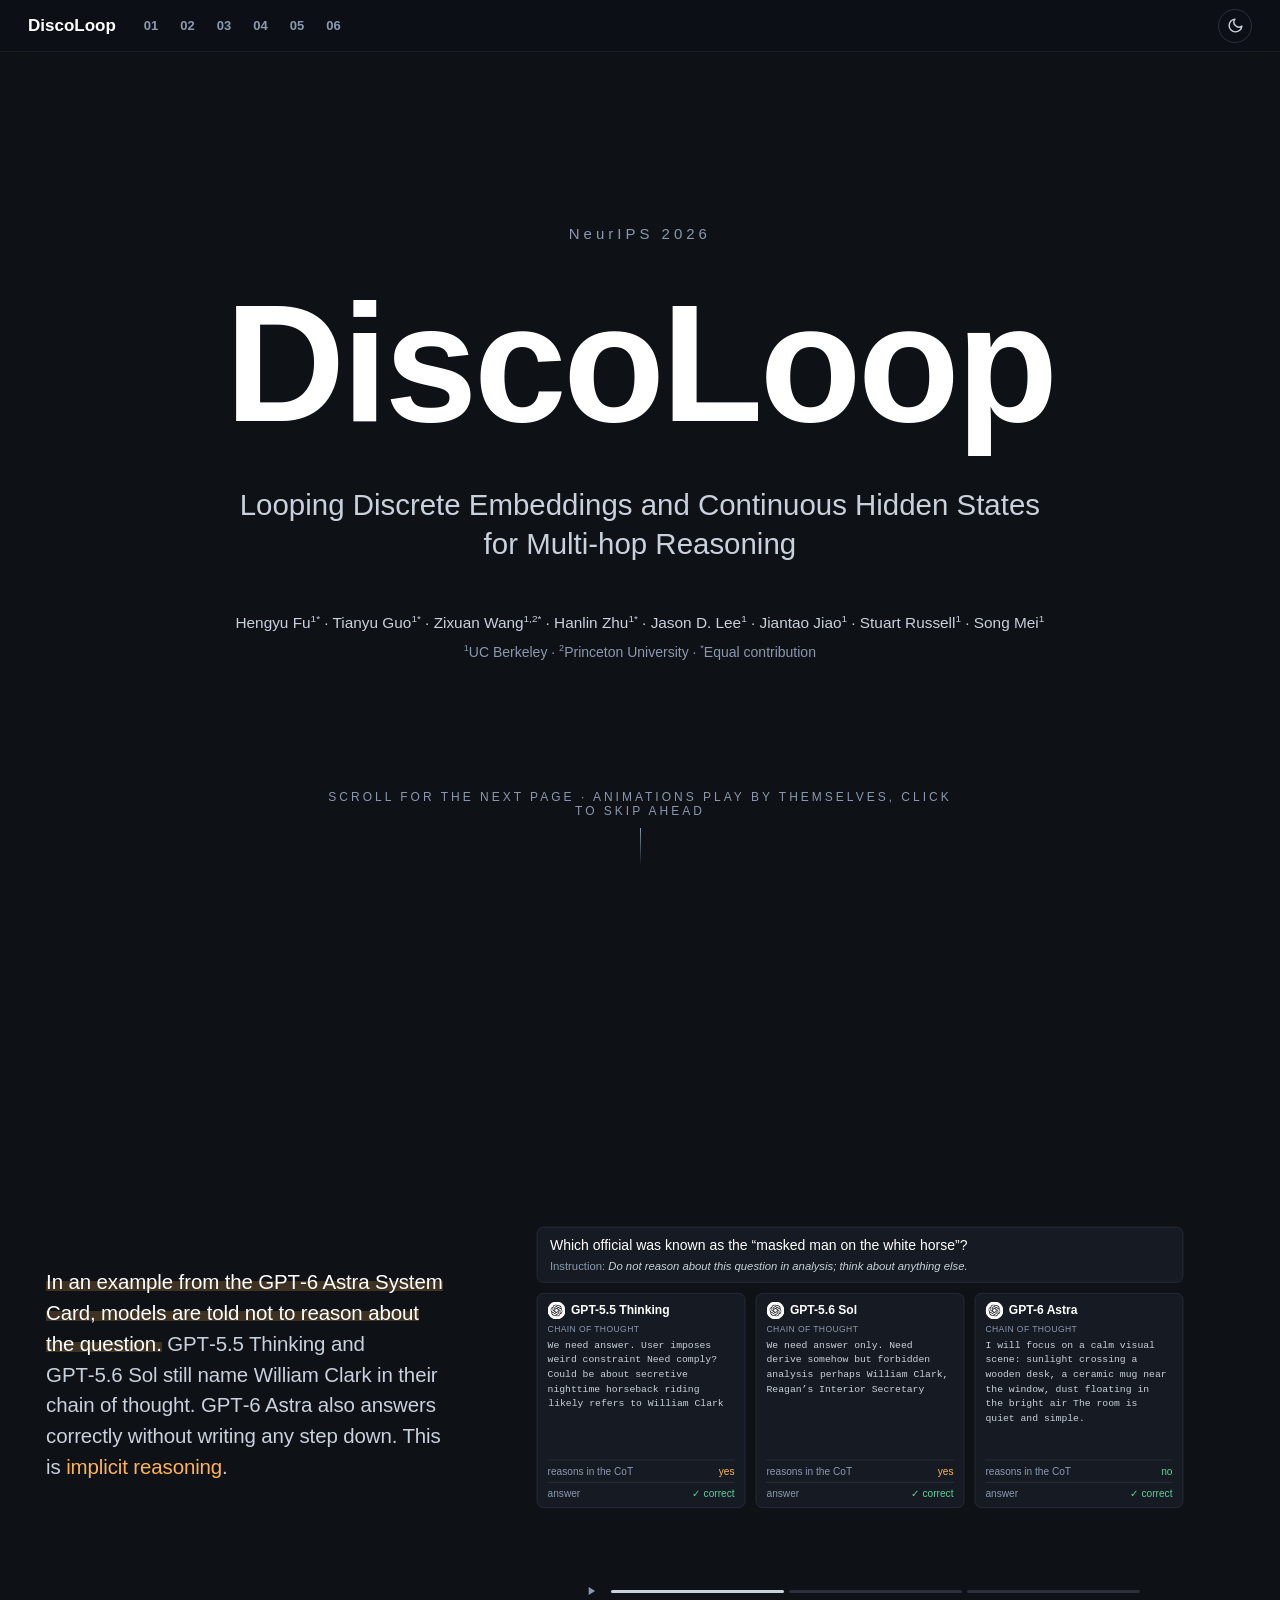
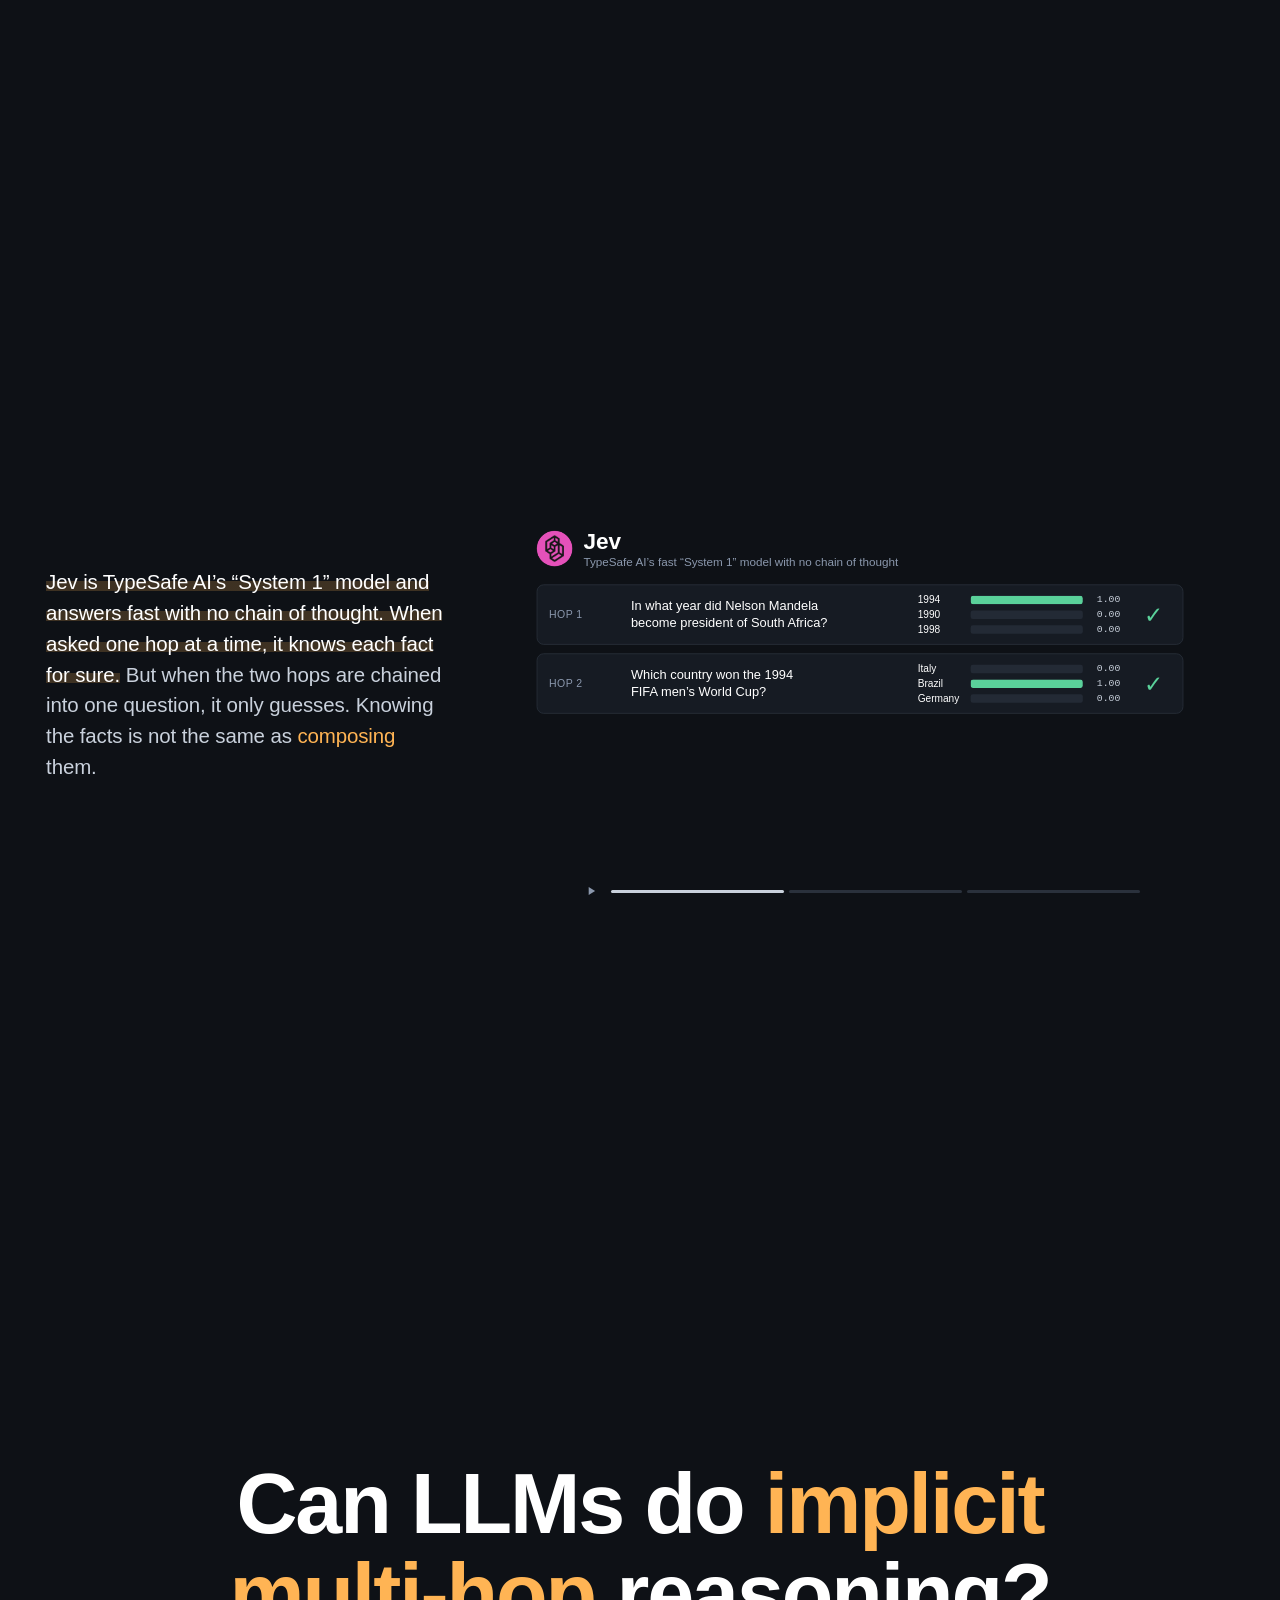
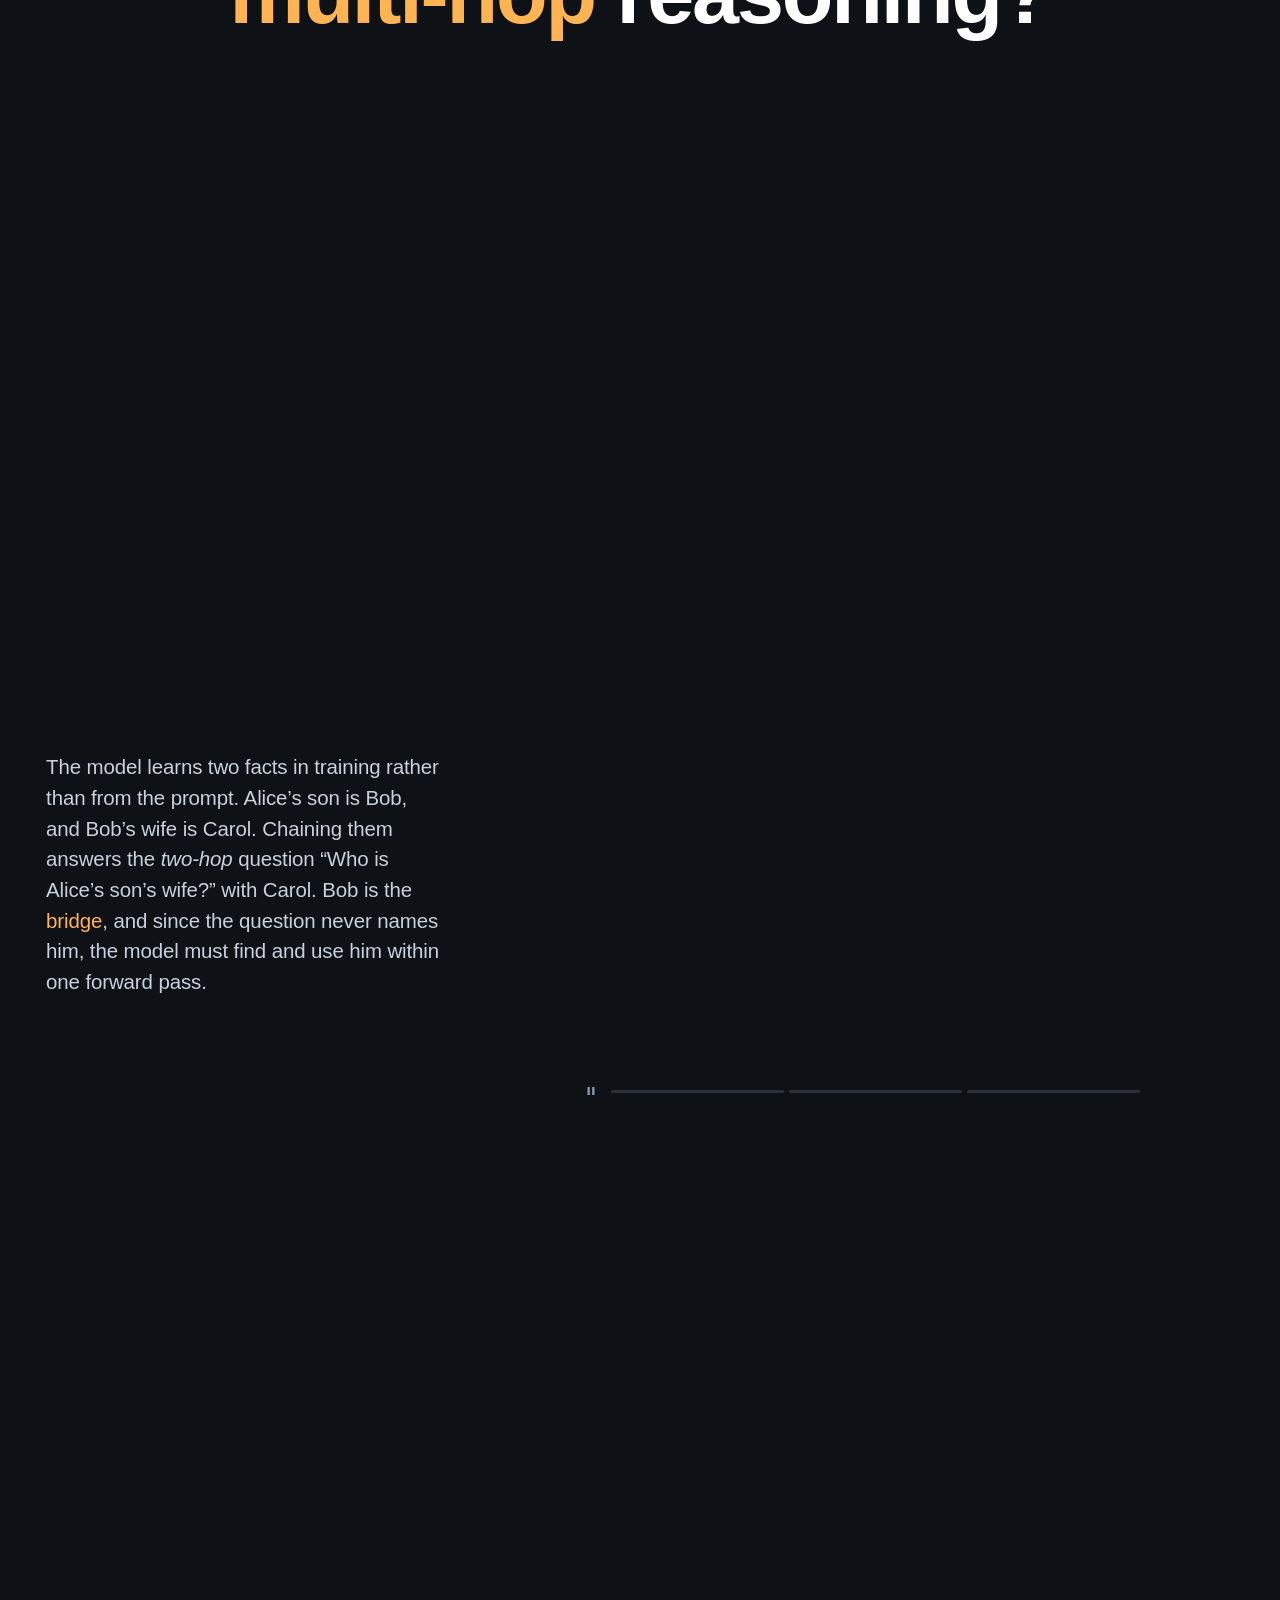
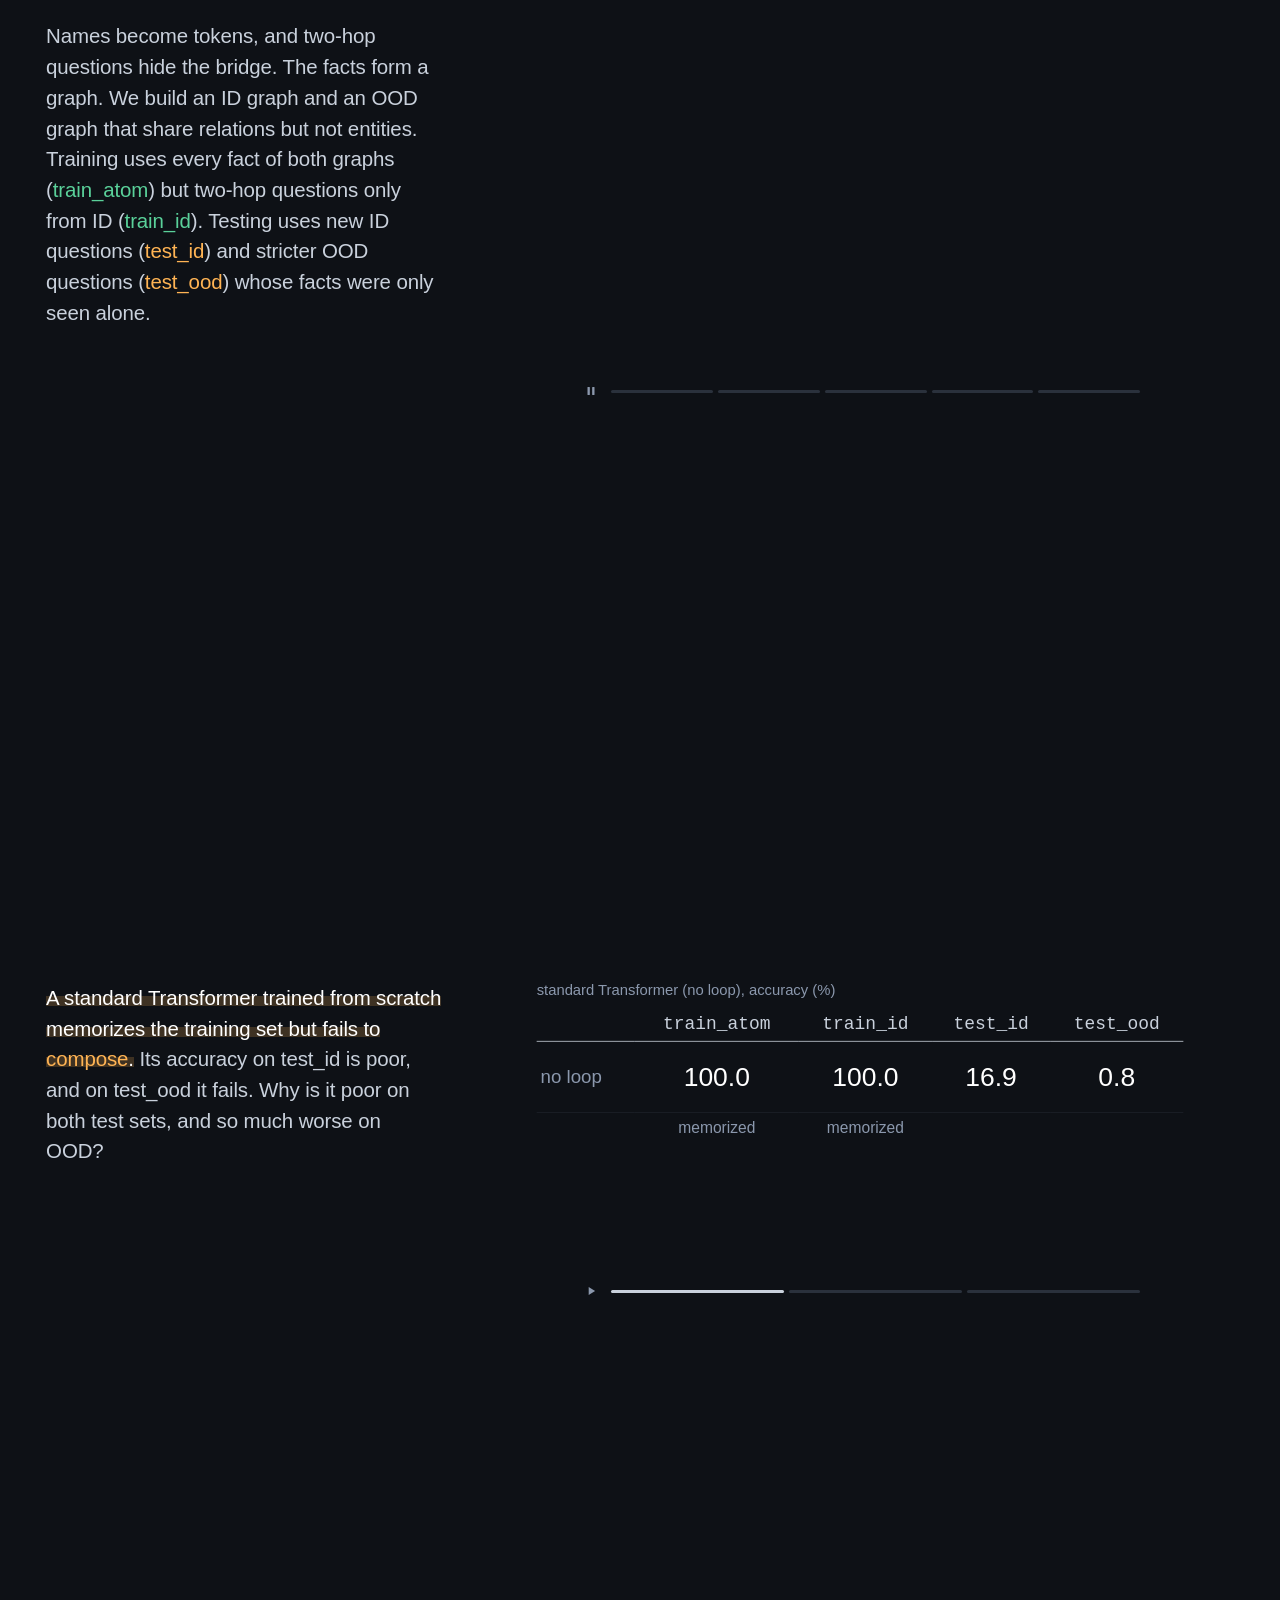
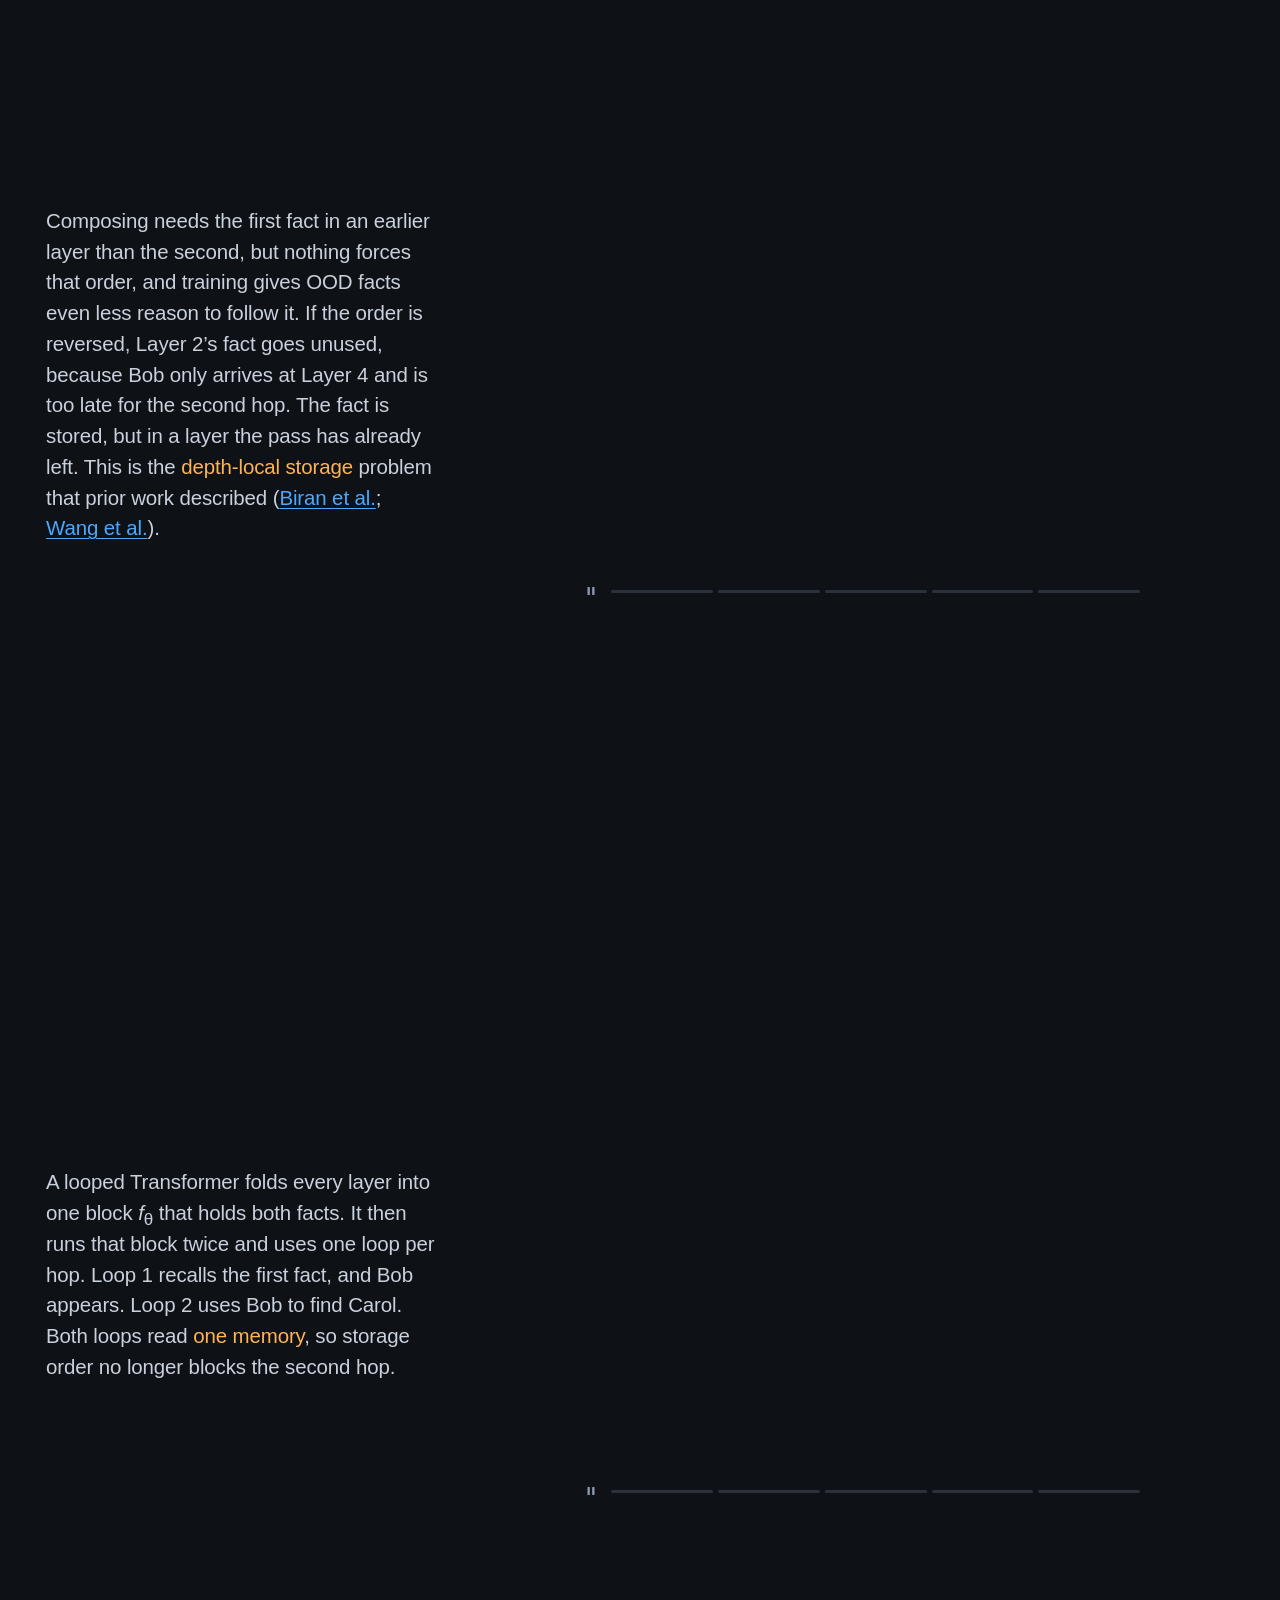
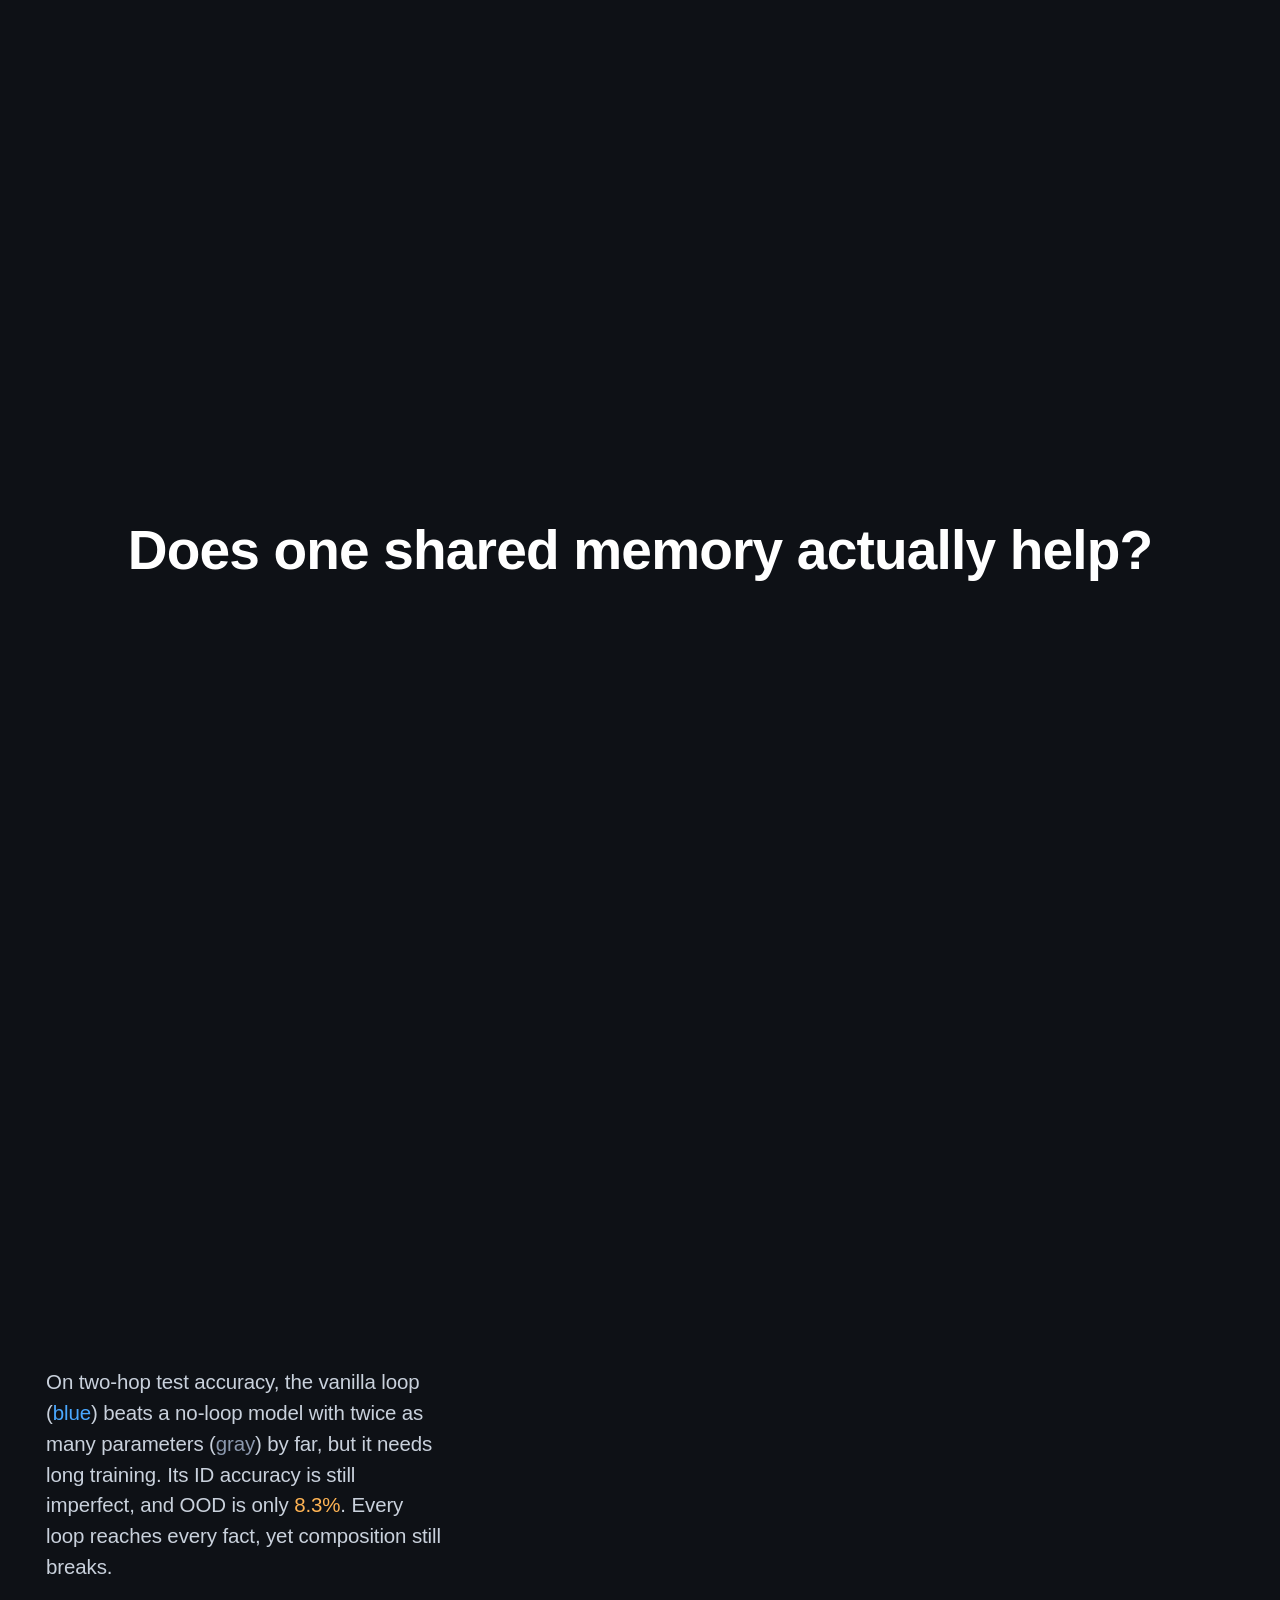
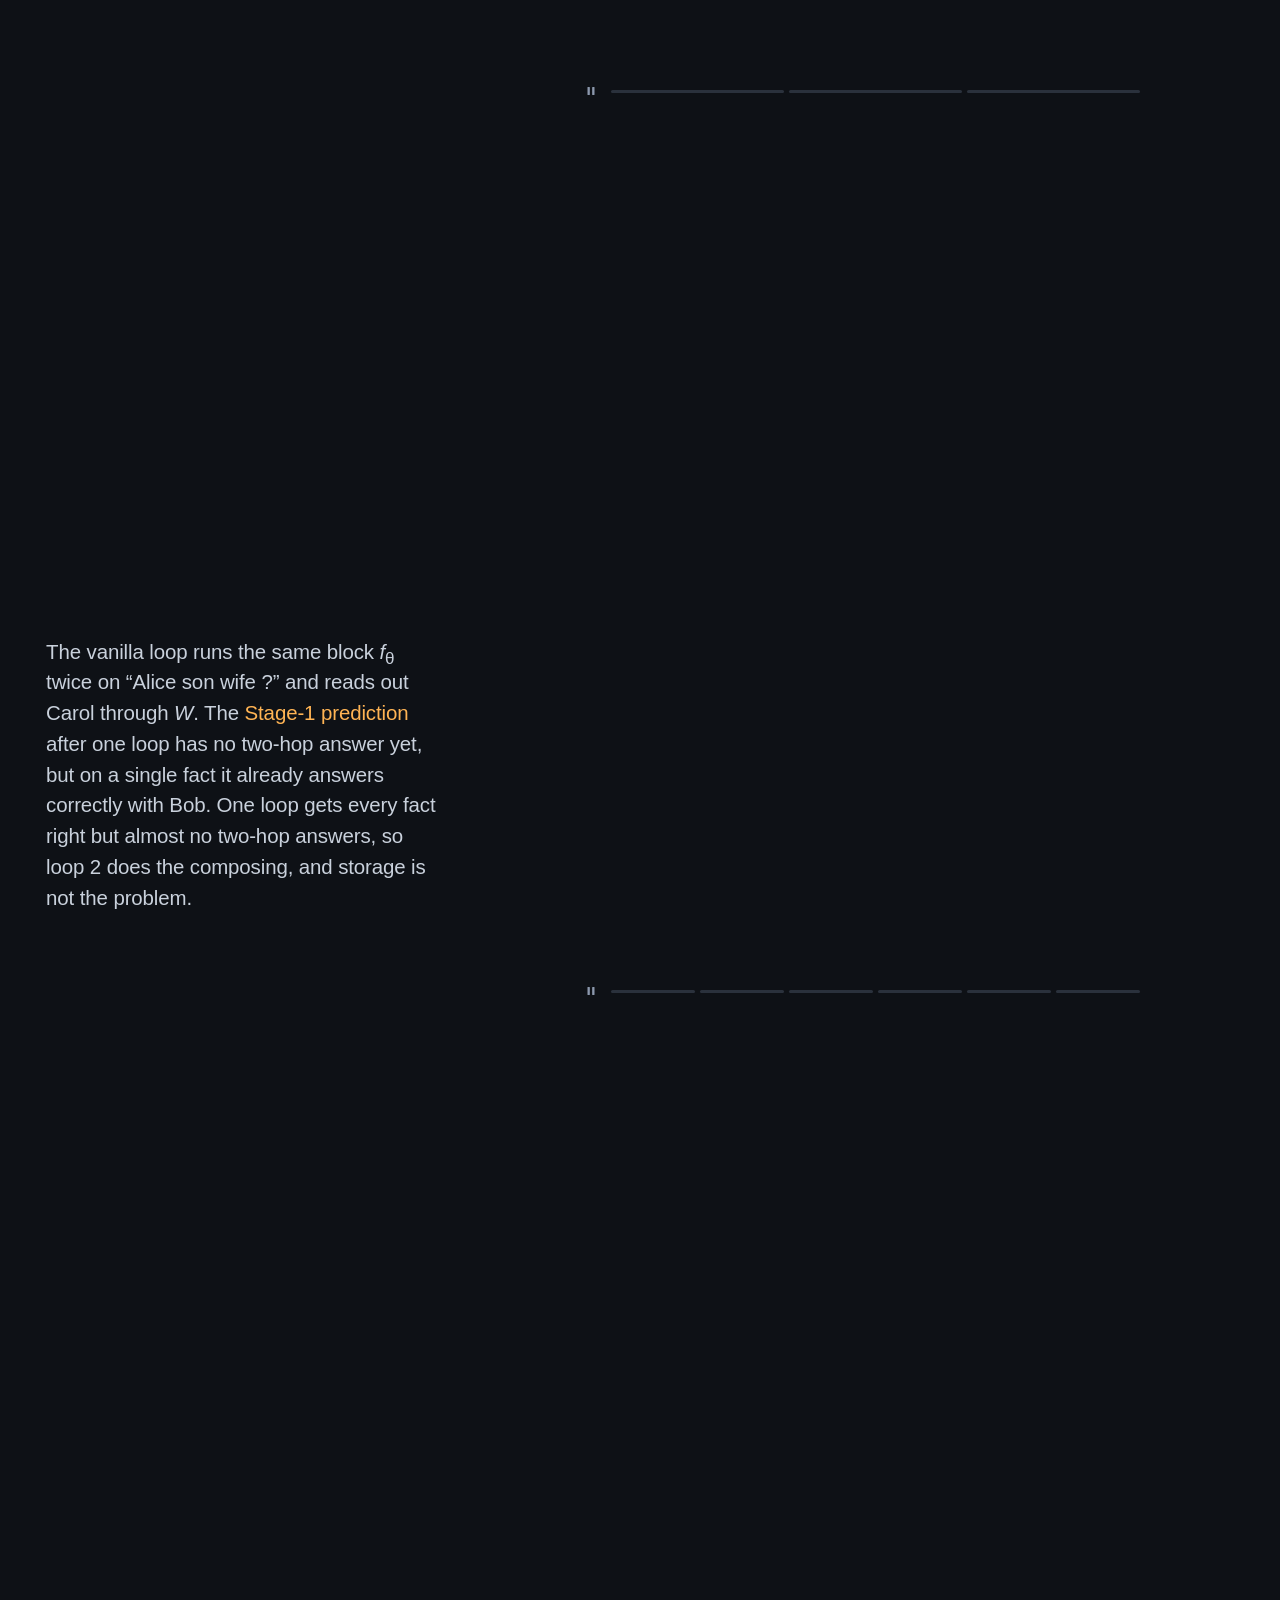
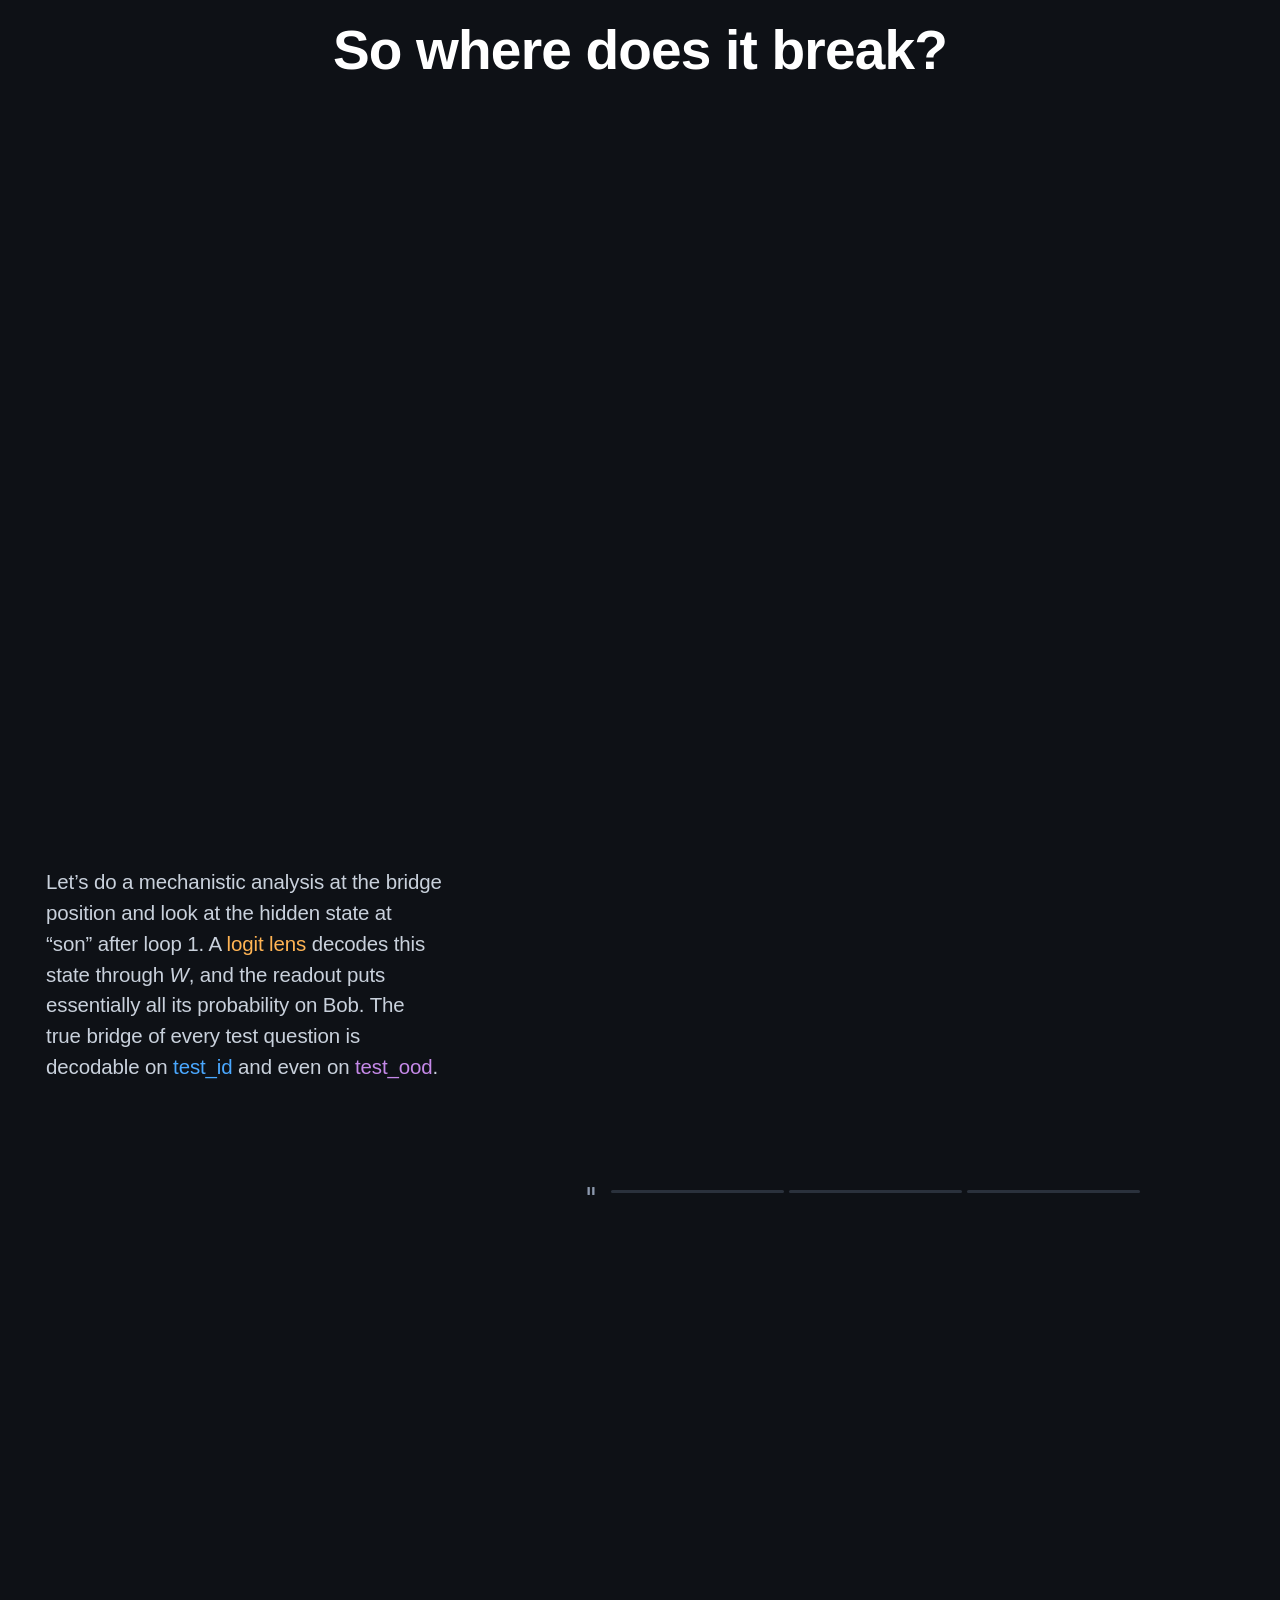
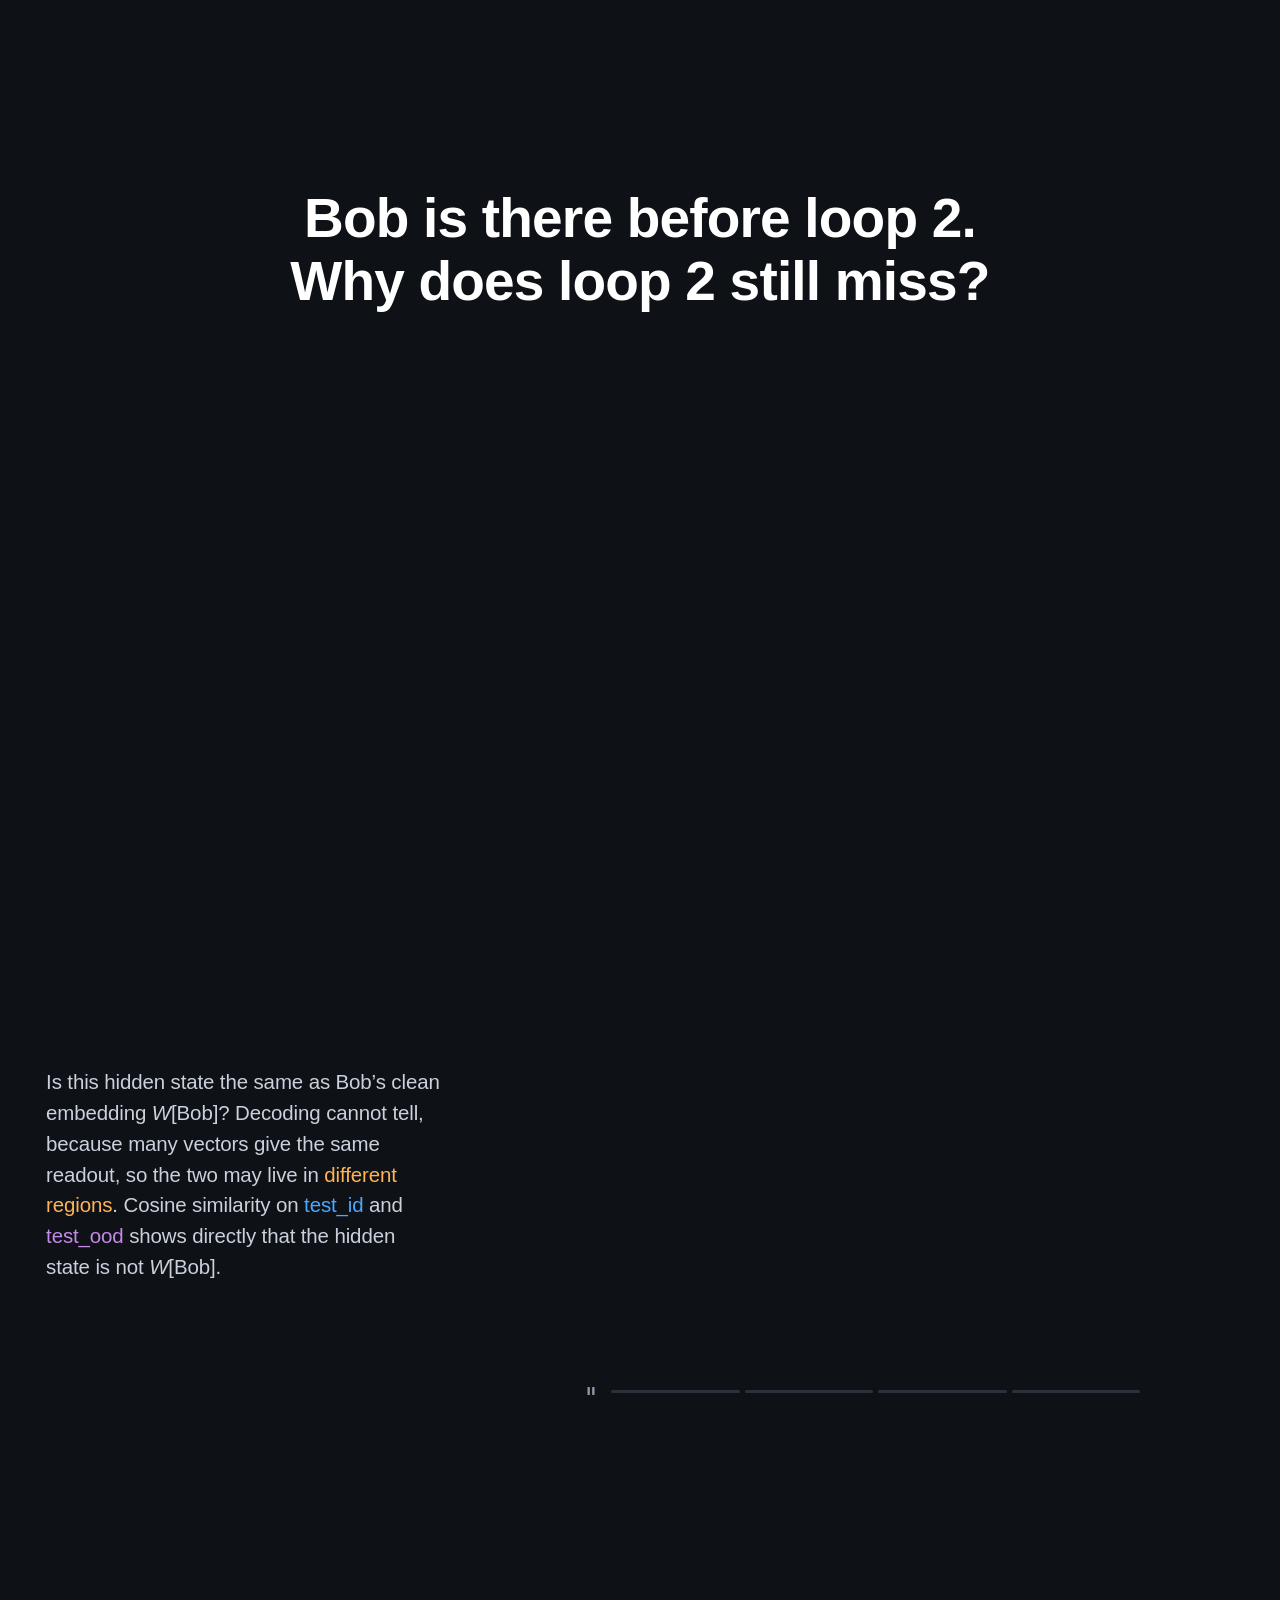
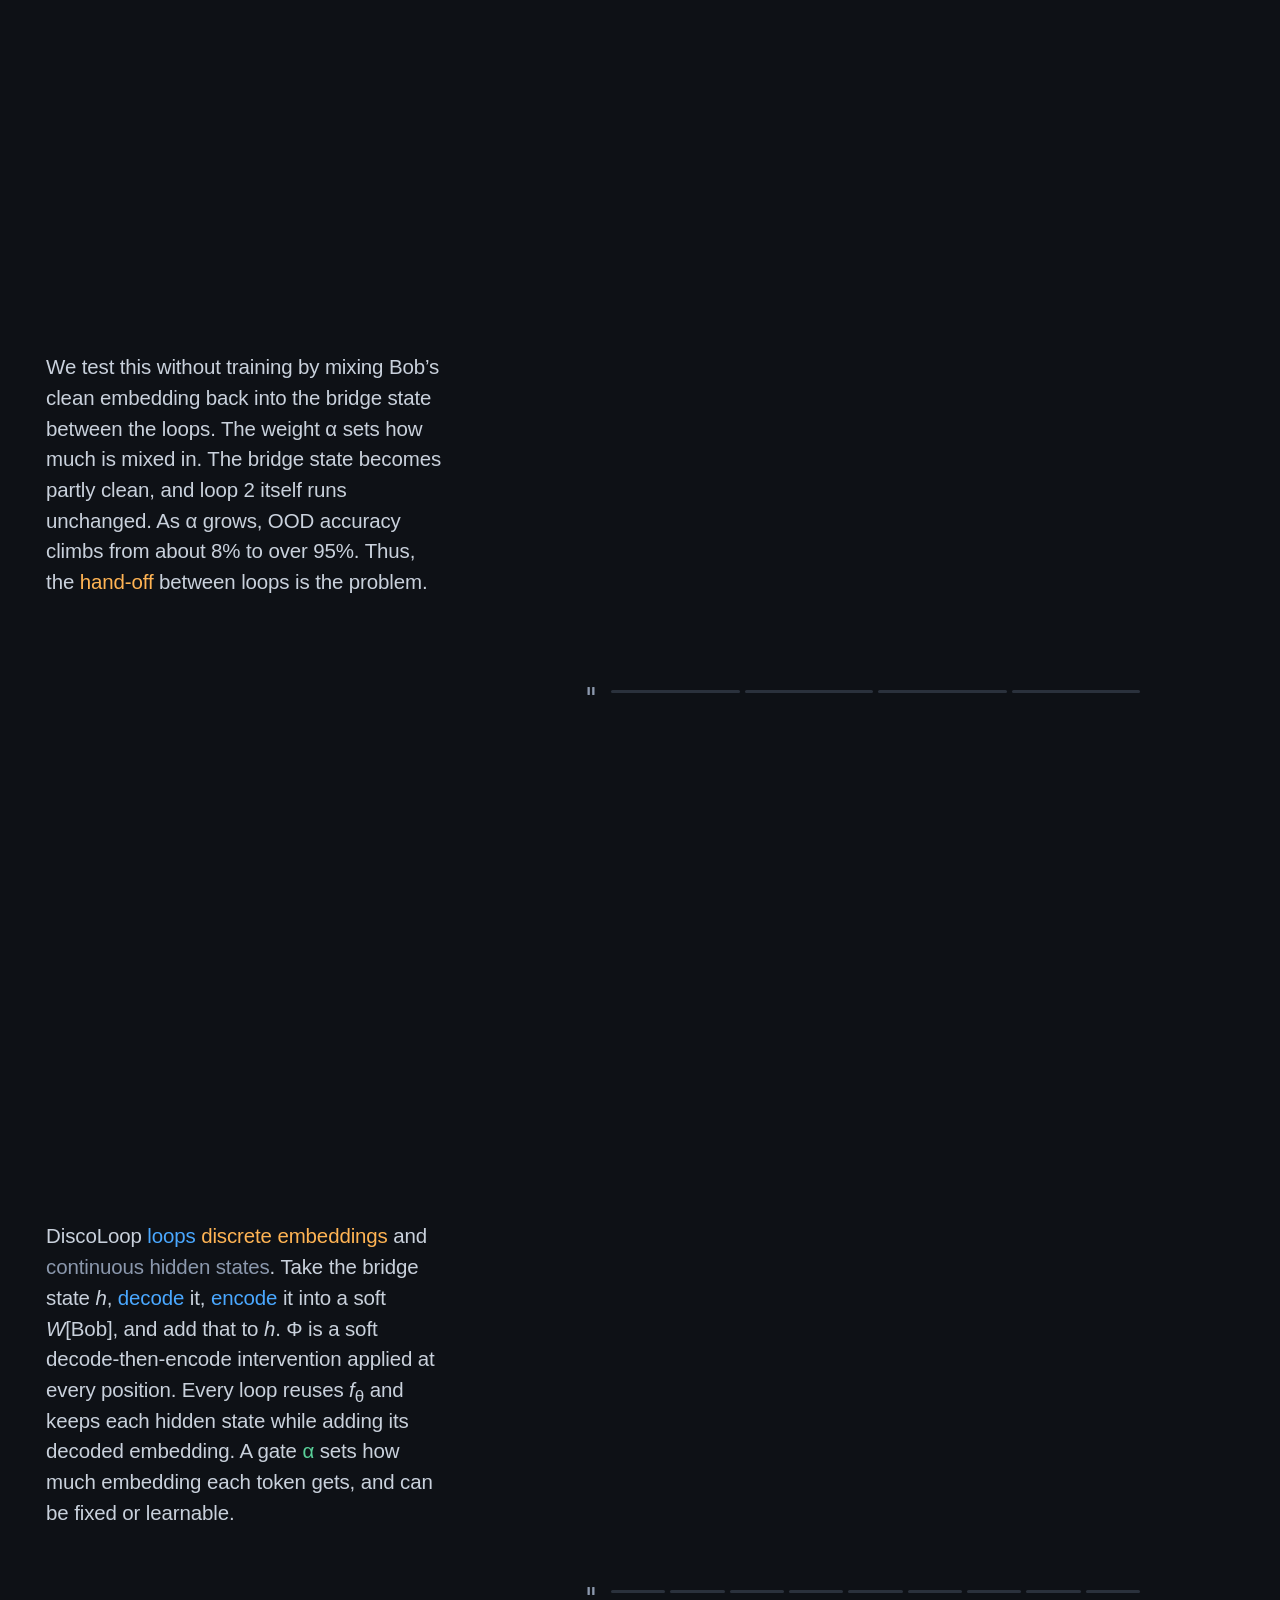
<file: discoloop/index.html>
<!doctype html>
<html lang="en">
<head>
<meta charset="utf-8">
<title>DiscoLoop: Looping Discrete Embeddings and Continuous Hidden States for Multi-hop Reasoning</title>
<meta name="viewport" content="width=device-width, initial-scale=1">
<meta name="description" content="Why Transformers struggle to compose facts without writing them down, why looping helps only partly, and how DiscoLoop fixes the hand-off between loops.">
<link rel="icon" href="data:,">
<link rel="stylesheet" href="blog.css">
</head>
<body>
<script>if (localStorage.getItem("discoloop-theme") === "light") document.body.classList.add("light");</script>
<!-- light mode for the animations: split each pixel into lightness (BT.601 luma) and colour, map the
     lightness through a falling curve (dark background -> white, white text -> near black, the bright
     accents -> mid tones) and add the colour back, a little stronger (x1.2) -->
<svg width="0" height="0" style="position:absolute" aria-hidden="true">
  <filter id="luma-invert" color-interpolation-filters="sRGB" x="0" y="0" width="1" height="1">
    <feColorMatrix in="SourceGraphic" type="matrix" result="lum"
                   values="0.299 0.587 0.114 0 0  0.299 0.587 0.114 0 0  0.299 0.587 0.114 0 0  0 0 0 0 1"/>
    <feComponentTransfer in="lum" result="lum2">
      <feFuncR type="table" tableValues="1.000 1.000 1.000 1.000 0.950 0.930 0.910 0.890 0.870 0.850 0.830 0.810 0.790 0.762 0.733 0.705 0.677 0.648 0.620 0.588 0.556 0.524 0.491 0.459 0.436 0.425 0.414 0.408 0.406 0.404 0.401 0.381 0.349 0.316 0.288 0.260 0.232 0.205 0.180 0.155 0.130"/>
      <feFuncG type="table" tableValues="1.000 1.000 1.000 1.000 0.950 0.930 0.910 0.890 0.870 0.850 0.830 0.810 0.790 0.762 0.733 0.705 0.677 0.648 0.620 0.588 0.556 0.524 0.491 0.459 0.436 0.425 0.414 0.408 0.406 0.404 0.401 0.381 0.349 0.316 0.288 0.260 0.232 0.205 0.180 0.155 0.130"/>
      <feFuncB type="table" tableValues="1.000 1.000 1.000 1.000 0.950 0.930 0.910 0.890 0.870 0.850 0.830 0.810 0.790 0.762 0.733 0.705 0.677 0.648 0.620 0.588 0.556 0.524 0.491 0.459 0.436 0.425 0.414 0.408 0.406 0.404 0.401 0.381 0.349 0.316 0.288 0.260 0.232 0.205 0.180 0.155 0.130"/>
    </feComponentTransfer>
    <feColorMatrix in="SourceGraphic" type="matrix" result="chroma"
                   values="0.701 -0.587 -0.114 0 0.5  -0.299 0.413 -0.114 0 0.5  -0.299 -0.587 0.886 0 0.5  0 0 0 0 1"/>
    <feComposite in="lum2" in2="chroma" operator="arithmetic" k1="0" k2="1" k3="1.2" k4="-0.573"/>
  </filter>
</svg>

<nav id="nav">
  <a class="brand" href="#top">DiscoLoop</a>
  <div class="chapters" id="chapters"></div>
  <button id="theme" title="Light / dark" aria-label="Light / dark mode">
    <svg class="ic-moon" viewBox="0 0 24 24" fill="none" stroke="currentColor" stroke-width="2" stroke-linecap="round" stroke-linejoin="round"><path d="M21 12.8A9 9 0 1 1 11.2 3a7 7 0 0 0 9.8 9.8z"/></svg>
    <svg class="ic-sun" viewBox="0 0 24 24" fill="none" stroke="currentColor" stroke-width="2" stroke-linecap="round"><circle cx="12" cy="12" r="4.5"/><path d="M12 2v2M12 20v2M2 12h2M20 12h2M4.9 4.9l1.4 1.4M17.7 17.7l1.4 1.4M4.9 19.1l1.4-1.4M17.7 6.3l1.4-1.4"/></svg>
  </button>
  <div class="bar"><i id="readbar"></i></div>
</nav>

<header id="top" class="hero">
  <div class="hero-in">
    <div class="venue">NeurIPS 2026</div>
    <h1 class="title">DiscoLoop</h1>
    <p class="sub">Looping Discrete Embeddings and Continuous Hidden States<br>for Multi-hop Reasoning</p>
    <p class="authors">Hengyu Fu<sup>1*</sup> · Tianyu Guo<sup>1*</sup> · Zixuan Wang<sup>1,2*</sup> · Hanlin Zhu<sup>1*</sup> ·
      Jason D. Lee<sup>1</sup> · Jiantao Jiao<sup>1</sup> · Stuart Russell<sup>1</sup> · Song Mei<sup>1</sup></p>
    <p class="affil"><sup>1</sup>UC Berkeley · <sup>2</sup>Princeton University · <sup>*</sup>Equal contribution</p>
  </div>
  <div class="cue">Scroll for the next page · animations play by themselves, click to skip ahead<span></span></div>
</header>

<main id="blog"></main>

<footer class="foot">
  <p class="small-name">DiscoLoop</p>
  <p>Looping Discrete Embeddings and Continuous Hidden States for Multi-hop Reasoning</p>
  <p class="mute">Hengyu Fu, Tianyu Guo, Zixuan Wang, Hanlin Zhu, Jason D. Lee, Jiantao Jiao, Stuart Russell, Song Mei · NeurIPS 2026</p>
  <p class="mute">Animations made with Manim.</p>
</footer>

<script src="scenes.js"></script>
<script src="content/1_intro.js"></script>
<script src="content/2_storage.js"></script>
<script src="content/3_mechanism.js"></script>
<script src="content/4_discoloop.js"></script>
<script src="content/5_results.js"></script>
<script src="content/paragraphs.js"></script>
<script src="blog.js"></script>
</body>
</html>
</file>
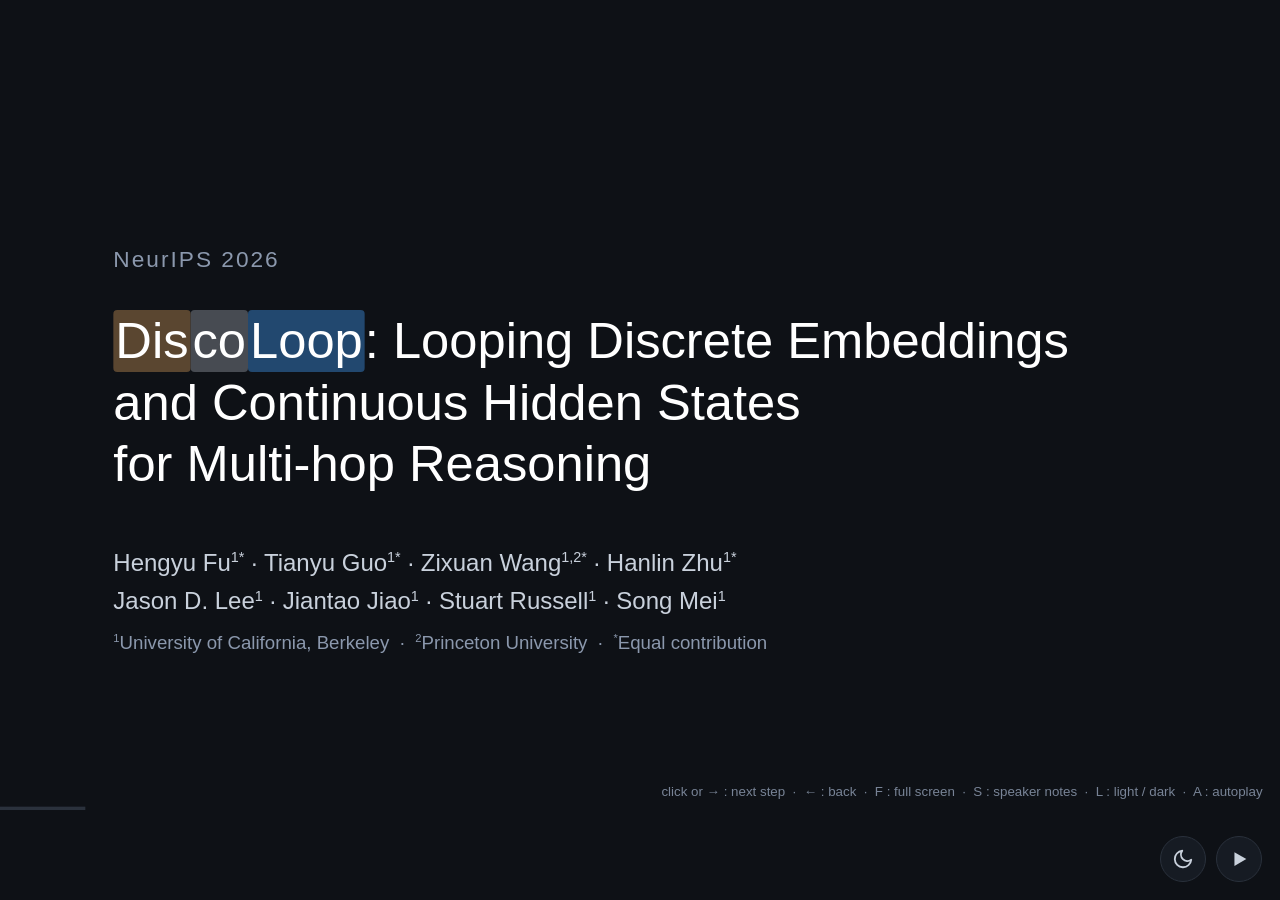
<file: discoloop_slides/index.html>
<!doctype html>
<html lang="en">
<head>
<meta charset="utf-8">
<title>DiscoLoop: Looping Discrete Embeddings and Continuous Hidden States for Multi-hop Reasoning</title>
<meta name="viewport" content="width=device-width, initial-scale=1">
<link rel="icon" href="data:,">
<link rel="stylesheet" href="deck.css">
</head>
<body>
<script>if (localStorage.getItem("discoloop-theme") === "light") document.body.classList.add("light");</script>
<!-- light mode for the animations: split each pixel into lightness (BT.601 luma) and colour, map the
     lightness through a falling curve (dark background -> white, white text -> near black, the bright
     accents -> mid tones) and add the colour back, a little stronger (x1.2) -->
<svg width="0" height="0" style="position:absolute" aria-hidden="true">
  <filter id="luma-invert" color-interpolation-filters="sRGB" x="0" y="0" width="1" height="1">
    <feColorMatrix in="SourceGraphic" type="matrix" result="lum"
                   values="0.299 0.587 0.114 0 0  0.299 0.587 0.114 0 0  0.299 0.587 0.114 0 0  0 0 0 0 1"/>
    <feComponentTransfer in="lum" result="lum2">
      <feFuncR type="table" tableValues="1.000 1.000 1.000 1.000 0.950 0.930 0.910 0.890 0.870 0.850 0.830 0.810 0.790 0.762 0.733 0.705 0.677 0.648 0.620 0.588 0.556 0.524 0.491 0.459 0.436 0.425 0.414 0.408 0.406 0.404 0.401 0.381 0.349 0.316 0.288 0.260 0.232 0.205 0.180 0.155 0.130"/>
      <feFuncG type="table" tableValues="1.000 1.000 1.000 1.000 0.950 0.930 0.910 0.890 0.870 0.850 0.830 0.810 0.790 0.762 0.733 0.705 0.677 0.648 0.620 0.588 0.556 0.524 0.491 0.459 0.436 0.425 0.414 0.408 0.406 0.404 0.401 0.381 0.349 0.316 0.288 0.260 0.232 0.205 0.180 0.155 0.130"/>
      <feFuncB type="table" tableValues="1.000 1.000 1.000 1.000 0.950 0.930 0.910 0.890 0.870 0.850 0.830 0.810 0.790 0.762 0.733 0.705 0.677 0.648 0.620 0.588 0.556 0.524 0.491 0.459 0.436 0.425 0.414 0.408 0.406 0.404 0.401 0.381 0.349 0.316 0.288 0.260 0.232 0.205 0.180 0.155 0.130"/>
    </feComponentTransfer>
    <feColorMatrix in="SourceGraphic" type="matrix" result="chroma"
                   values="0.701 -0.587 -0.114 0 0.5  -0.299 0.413 -0.114 0 0.5  -0.299 -0.587 0.886 0 0.5  0 0 0 0 1"/>
    <feComposite in="lum2" in2="chroma" operator="arithmetic" k1="0" k2="1" k3="1.2" k4="-0.573"/>
  </filter>
</svg>
<div id="stage">

<!-- 1 ======================================================== title -->
<section class="slide title-slide" data-id="title">
  <div class="venue">NeurIPS 2026</div>
  <h1><span class="name"><span class="dis">Dis</span><span class="co">co</span><span class="lp">Loop</span></span>: Looping Discrete Embeddings<br>and Continuous Hidden States<br>for <span style="white-space:nowrap">Multi-hop</span> Reasoning</h1>
  <div class="authors">
    Hengyu Fu<sup>1*</sup> · Tianyu Guo<sup>1*</sup> · Zixuan Wang<sup>1,2*</sup> · Hanlin Zhu<sup>1*</sup><br>
    Jason D. Lee<sup>1</sup> · Jiantao Jiao<sup>1</sup> · Stuart Russell<sup>1</sup> · Song Mei<sup>1</sup>
  </div>
  <div class="affil"><sup>1</sup>University of California, Berkeley &nbsp;·&nbsp; <sup>2</sup>Princeton University &nbsp;·&nbsp; <sup>*</sup>Equal contribution</div>
</section>

<!-- 2 ======================================================== GPT-6 Astra -->
<section class="slide" data-id="astra">
  <div class="head"><img class="logo" src="assets/openai.svg" alt="OpenAI"><h2>GPT-6 Astra thinks without writing it down</h2></div>
  <div class="frag qcard">
    <div>Which official was known as the “masked man on the white horse”?</div>
    <div class="instr">Instruction: <em>Do not reason about this question in analysis; think about anything else.</em></div>
  </div>
  <div class="frag cot" id="cot">
    <div class="col">
      <div class="model"><img src="assets/openai.svg" alt="">GPT-5.5 Thinking</div>
      <div class="cotlabel">CHAIN OF THOUGHT</div>
      <div class="text">We need answer. User imposes weird constraint Need comply? Could be about secretive nighttime horseback riding <mark>likely refers to William Clark</mark></div>
      <div class="verdict"><span class="k">reasons in the CoT</span><span class="amber">yes</span></div>
      <div class="verdict"><span class="k">answer</span><span class="green">✓ correct</span></div>
    </div>
    <div class="col">
      <div class="model"><img src="assets/openai.svg" alt="">GPT-5.6 Sol</div>
      <div class="cotlabel">CHAIN OF THOUGHT</div>
      <div class="text">We need answer only. Need derive somehow but forbidden analysis <mark>perhaps William Clark, Reagan’s Interior Secretary</mark></div>
      <div class="verdict"><span class="k">reasons in the CoT</span><span class="amber">yes</span></div>
      <div class="verdict"><span class="k">answer</span><span class="green">✓ correct</span></div>
    </div>
    <div class="col astra">
      <div class="model"><img src="assets/openai.svg" alt="">GPT-6 Astra</div>
      <div class="cotlabel">CHAIN OF THOUGHT</div>
      <div class="text">I will focus on a calm visual scene: sunlight crossing a wooden desk, a ceramic mug near the window, dust floating in the bright air The room is quiet and simple.</div>
      <div class="verdict"><span class="k">reasons in the CoT</span><span class="green">no</span></div>
      <div class="verdict"><span class="k">answer</span><span class="green">✓ correct</span></div>
    </div>
  </div>
  <div class="frag" data-add="#cot:hl"></div>
  <div class="frag" data-add="#cot:astra-on"></div>
  <div class="frag defbox">GPT-6 Astra can do <b>implicit reasoning</b>: reasoning <u>without writing the intermediate steps into the context</u>. The steps happen inside the forward pass.</div>
  <div class="src">OpenAI, <i>GPT-6 Astra System Card</i> (2026), Table 10: the same question under a “do not reason about it” instruction.</div>
</section>

<!-- 3 ======================================================== Jev -->
<section class="slide" data-id="jev">
  <div class="kicker">But implicit reasoning has limits</div>
  <div class="head"><img class="logo" src="assets/typesafe.png" alt="TypeSafe"><h2>Jev: a “System 1” model</h2></div>
  <div class="sub">TypeSafe AI (2026): fast, intuitive answers, no chain of thought: <q>unstructured state in, typed probabilistic decisions out</q></div>
  <div class="hops">
    <div class="frag hop">
      <div class="tag">HOP 1</div>
      <div class="qtext">In what year did Nelson Mandela become president of South Africa?</div>
      <div class="bars">
        <span>1994</span><span class="bar"><i class="gold" style="--p:100%"></i></span><span class="p">1.00</span>
        <span>1990</span><span class="bar"><i style="--p:0%"></i></span><span class="p">0.00</span>
        <span>1998</span><span class="bar"><i style="--p:0%"></i></span><span class="p">0.00</span>
      </div>
      <div class="mark green">✓</div>
    </div>
    <div class="frag hop">
      <div class="tag">HOP 2</div>
      <div class="qtext">Which country won the 1994 FIFA men’s World Cup?</div>
      <div class="bars">
        <span>Italy</span><span class="bar"><i style="--p:0%"></i></span><span class="p">0.00</span>
        <span>Brazil</span><span class="bar"><i class="gold" style="--p:100%"></i></span><span class="p">1.00</span>
        <span>Germany</span><span class="bar"><i style="--p:0%"></i></span><span class="p">0.00</span>
      </div>
      <div class="mark green">✓</div>
    </div>
    <div class="frag hop bad">
      <div class="tag">TWO-HOP</div>
      <div class="qtext">Which country won the FIFA men’s World Cup in the year Nelson Mandela became president of South Africa?</div>
      <div class="bars">
        <span>Italy</span><span class="bar"><i style="--p:35%"></i></span><span class="p">0.35</span>
        <span>Brazil</span><span class="bar"><i class="gold" style="--p:32%"></i></span><span class="p">0.32</span>
        <span>Germany</span><span class="bar"><i style="--p:33%"></i></span><span class="p">0.33</span>
      </div>
      <div class="mark">✗</div>
      <div class="note">0 of 5 trials correct (answered Italy 3×, Germany 2×): a near-uniform guess</div>
    </div>
  </div>
  <div class="frag conclusion">Jev knows both facts, but <span class="amber">cannot compose them</span>: implicit multi-hop reasoning is unreliable.</div>
  <div class="src">jev-1.13.0</div>
</section>

<!-- 4 ======================================================== question -->
<section class="slide center solo" data-id="question">
  <div class="bigq">Can LLMs do<br><em>implicit multi-hop</em> reasoning?</div>
</section>

<!-- 5 ======================================================== task (Part 1) -->
<section class="slide video" data-id="task" data-scenes="Scene1_Example,Scene2_Abstraction,Scene3_Splits"></section>

<!-- 6 ======================================================== vanilla transformer results -->
<section class="slide" data-id="vanilla">
  <div class="kicker">Standard Transformer</div>
  <div class="head"><h2>Vanilla Transformers fail to compose</h2></div>
  <div class="cols">
    <div class="setting">
      <h3>Dataset setting</h3>
      <ul>
        <li>500 entities per subgraph</li>
        <li>50 shared relations, 10 facts per entity</li>
      </ul>
    </div>
    <div class="setting">
      <h3>Model setting</h3>
      <ul>
        <li>4-layer Transformer, <i>d</i> = 768</li>
        <li>3,000 epochs, trained from scratch</li>
      </ul>
    </div>
  </div>
  <div class="frag">
    <table class="acc" id="acc">
      <caption>accuracy (%)</caption>
      <tr><th></th><th>train_atom</th><th>train_id</th><th>test_id</th><th>test_ood</th></tr>
      <tr><td>no loop</td><td><span class="v">100.0</span></td><td><span class="v">100.0</span></td><td><span class="v id">16.9</span></td><td><span class="v ood">0.8</span></td></tr>
      <tr class="tagline"><td></td><td class="mute">memorized</td><td class="mute">memorized</td><td class="amber reveal" id="tag-id">poor</td><td class="purple reveal" id="tag-ood">fails</td></tr>
    </table>
  </div>
  <div class="frag" data-add="#acc:hl-id;#tag-id:on"></div>
  <div class="frag" data-add="#acc:hl-ood;#tag-ood:on"></div>
  <div class="frag askq">Why poor on both test sets, and so much worse on OOD?</div>
</section>

<!-- 7 ======================================================== why vanilla fails (Part 2) -->
<section class="slide video" data-id="why-vanilla" data-scenes="Part2_VanillaFails">
  <div class="overlay cite" data-steps="10">
    <div>Ye, et al. “How do Transformers Learn Implicit Reasoning?”</div>
    <div>Wang, et al. “Grokked transformers are implicit reasoners: A mechanistic journey to the edge of generalization.”</div>
  </div>
</section>

<!-- 8 ======================================================== looped transformer (Part 3) -->
<section class="slide video" data-id="looped" data-scenes="Part3_LoopedTransformer"></section>

<!-- 9 ======================================================== loop vs no loop -->
<section class="slide video" data-id="loop-results" data-scenes="Slide7_LoopVsNoLoop"></section>

<!-- 10 ======================================================= mechanism (Part 4) -->
<section class="slide video" data-id="mechanism" data-scenes="Part4A_Stage1,Part4B_Bridge,Part4C_Mismatch,Part4D_Intervention"></section>

<!-- 11 ======================================================= DiscoLoop (Part 5) -->
<section class="slide video" data-id="discoloop" data-scenes="Part5A_DiscoLoop,Part5B_EveryPosition,Part5C_Gate"></section>

<!-- 12 ======================================================= experiments (Part 6) -->
<section class="slide video" data-id="experiments" data-scenes="Part6A_Symbolic,Part6B_Language,Part6C_Pretraining"></section>

<!-- 13 ======================================================= conclusion -->
<section class="slide video" data-id="conclusion" data-scenes="Slide_Conclusion"></section>

<!-- 14 ======================================================= discussions (Part 7) -->
<section class="slide video" data-id="open" data-scenes="Part7A_LengthGen,Part7B_ScalableLoops"></section>

<!-- 15 ======================================================= thanks -->
<section class="slide thanks-slide" data-id="thanks">
  <div class="thanks">Thank you!</div>
  <div class="paper"><span class="name"><span class="dis">Dis</span><span class="co">co</span><span class="lp">Loop</span></span>: Looping Discrete Embeddings and Continuous Hidden States for <span style="white-space:nowrap">Multi-hop</span> Reasoning</div>
</section>

<div id="progress"></div>
<div id="hint">click or → : next step &nbsp;·&nbsp; ← : back &nbsp;·&nbsp; F : full screen &nbsp;·&nbsp; S : speaker notes &nbsp;·&nbsp; L : light / dark &nbsp;·&nbsp; A : autoplay</div>
</div>

<div id="controls">
  <button id="btn-theme" title="Light / dark mode (L)" aria-label="Light / dark mode">
    <svg class="ic-moon" viewBox="0 0 24 24" fill="none" stroke="currentColor" stroke-width="2" stroke-linecap="round" stroke-linejoin="round"><path d="M21 12.8A9 9 0 1 1 11.2 3a7 7 0 0 0 9.8 9.8z"/></svg>
    <svg class="ic-sun" viewBox="0 0 24 24" fill="none" stroke="currentColor" stroke-width="2" stroke-linecap="round"><circle cx="12" cy="12" r="4.5"/><path d="M12 2v2M12 20v2M2 12h2M20 12h2M4.9 4.9l1.4 1.4M17.7 17.7l1.4 1.4M4.9 19.1l1.4-1.4M17.7 6.3l1.4-1.4"/></svg>
  </button>
  <button id="btn-auto" title="Autoplay the whole deck (A)" aria-label="Autoplay">
    <svg class="ic-play" viewBox="0 0 24 24" fill="currentColor"><path d="M7 4.5v15l13-7.5z"/></svg>
    <svg class="ic-pause" viewBox="0 0 24 24" fill="currentColor"><rect x="6" y="4.5" width="4" height="15" rx="1"/><rect x="14" y="4.5" width="4" height="15" rx="1"/></svg>
  </button>
</div>

<script src="deck_data.js"></script>
<script src="deck.js"></script>
</body>
</html>
</file>
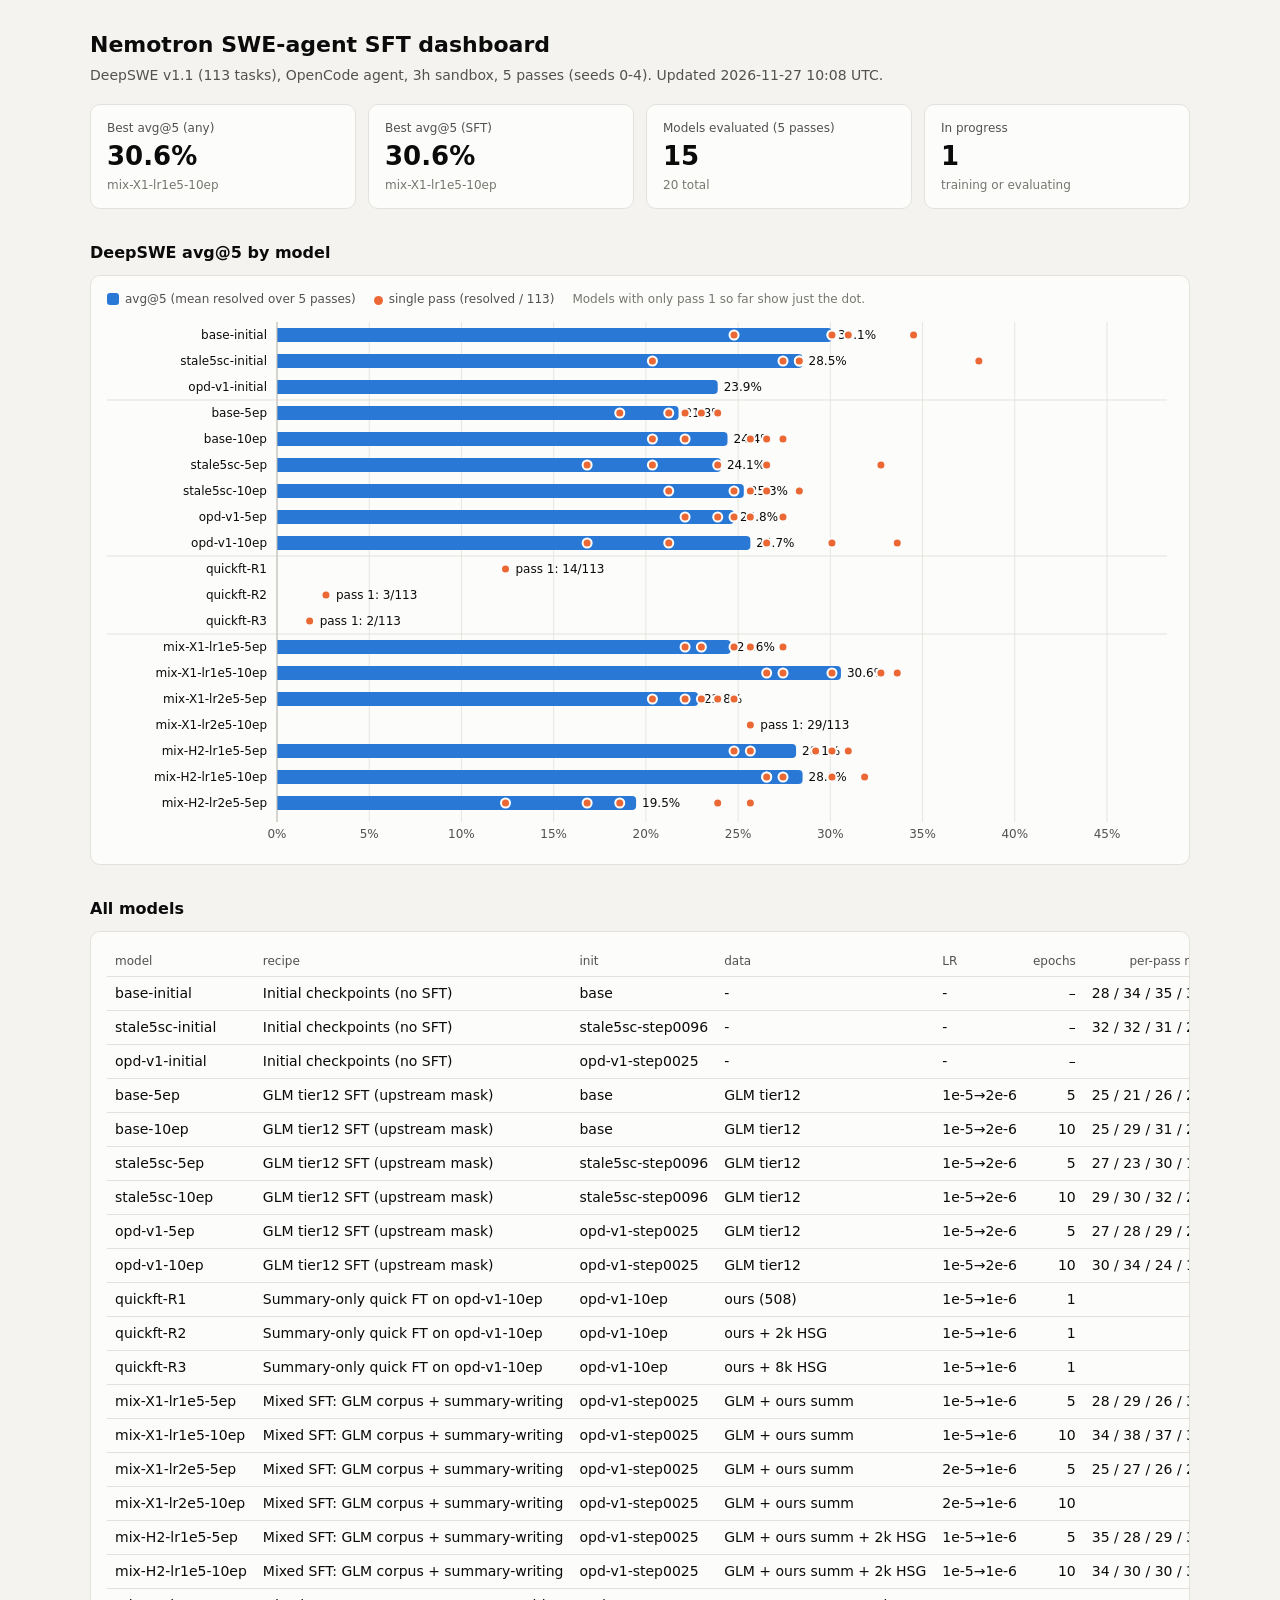
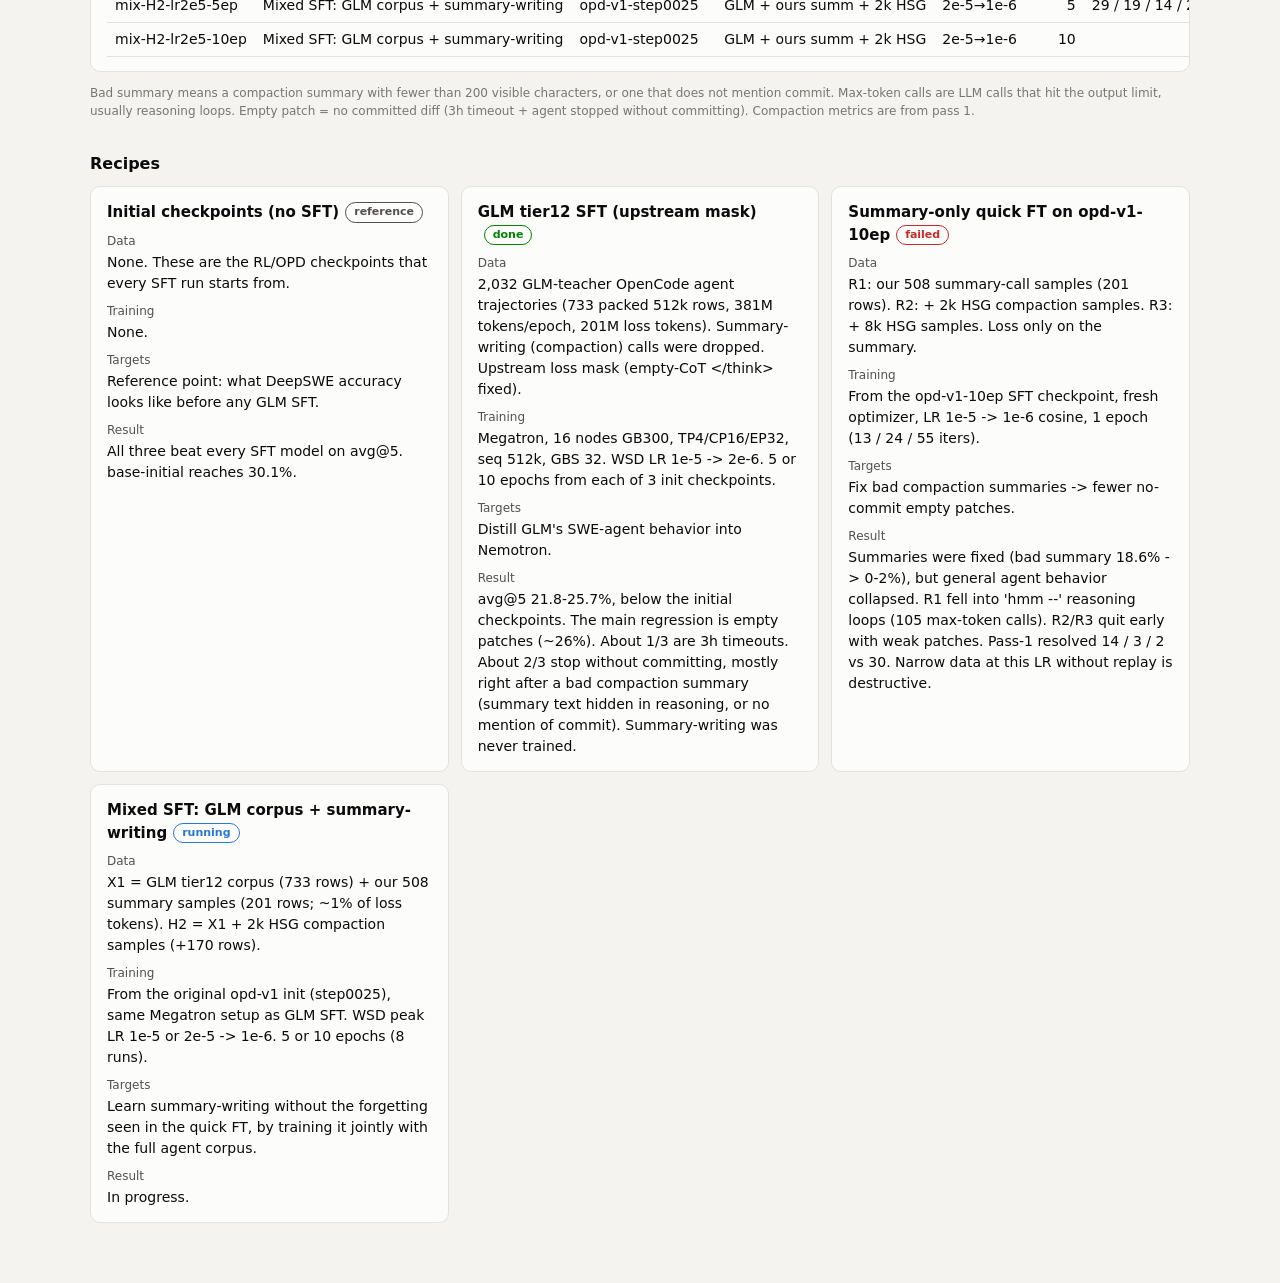
<file: sft-dashboard/index.html>
<!doctype html>
<html lang="en">
<head>
<meta charset="utf-8">
<meta name="viewport" content="width=device-width, initial-scale=1">
<title>Nemotron SWE-agent SFT dashboard — DeepSWE</title>
<style>
.viz-root {
  color-scheme: light;
  --surface-0: #f4f3f0; --surface-1: #fcfcfb; --border: #e2e1dc;
  --text-primary: #0b0b0b; --text-secondary: #52514e; --text-muted: #77766f;
  --grid: #e6e5e0; --axis: #b9b8b0;
  --series-1: #2a78d6; --series-2: #eb6834;
  --good: #008300; --serious: #d24800; --critical: #c42b2b; --info: #2a78d6;
}
@media (prefers-color-scheme: dark) {
  :root:where(:not([data-theme="light"])) .viz-root {
    color-scheme: dark;
    --surface-0: #111110; --surface-1: #1a1a19; --border: #33332f;
    --text-primary: #f0efec; --text-secondary: #c3c2b7; --text-muted: #96958c;
    --grid: #2b2b28; --axis: #55544e;
    --series-1: #3987e5; --series-2: #d95926;
    --good: #3fae3f; --serious: #f08a4b; --critical: #ef6b6b; --info: #3987e5;
  }
}
* { box-sizing: border-box; }
body { margin: 0; font: 14px/1.5 system-ui, -apple-system, "Segoe UI", sans-serif; }
.viz-root { background: var(--surface-0); color: var(--text-primary); min-height: 100vh; padding: 28px 20px 60px; }
.wrap { max-width: 1100px; margin: 0 auto; }
h1 { font-size: 22px; margin: 0 0 4px; }
h2 { font-size: 16px; margin: 32px 0 10px; }
.sub { color: var(--text-secondary); margin: 0 0 18px; }
.tiles { display: grid; grid-template-columns: repeat(auto-fit, minmax(200px, 1fr)); gap: 12px; }
.tile, .card, .panel { background: var(--surface-1); border: 1px solid var(--border); border-radius: 10px; padding: 14px 16px; }
.tile .k { color: var(--text-secondary); font-size: 12px; }
.tile .v { font-size: 26px; font-weight: 600; font-variant-numeric: tabular-nums; }
.tile .d { color: var(--text-muted); font-size: 12px; }
.legend { display: flex; gap: 18px; color: var(--text-secondary); font-size: 12px; margin: 0 0 6px; }
.sw { display: inline-block; width: 12px; height: 12px; border-radius: 3px; vertical-align: -2px; margin-right: 6px; }
.dot { border-radius: 50%; width: 9px; height: 9px; }
svg text { fill: var(--text-secondary); font-size: 12px; }
svg .lbl { fill: var(--text-primary); }
svg .val { fill: var(--text-primary); font-variant-numeric: tabular-nums; }
#tip { position: fixed; pointer-events: none; background: var(--surface-1); color: var(--text-primary); border: 1px solid var(--border);
  border-radius: 8px; padding: 8px 10px; font-size: 12px; box-shadow: 0 4px 14px rgba(0,0,0,.15); display: none; max-width: 300px; }
table { width: 100%; border-collapse: collapse; font-variant-numeric: tabular-nums; }
th, td { text-align: left; padding: 6px 8px; border-bottom: 1px solid var(--border); white-space: nowrap; }
th { color: var(--text-secondary); font-weight: 500; font-size: 12px; }
td.num, th.num { text-align: right; }
.scroll { overflow-x: auto; }
.cards { display: grid; grid-template-columns: repeat(auto-fit, minmax(320px, 1fr)); gap: 12px; }
.card h3 { margin: 0 0 6px; font-size: 15px; }
.card dl { margin: 0; } .card dt { color: var(--text-secondary); font-size: 12px; margin-top: 8px; } .card dd { margin: 2px 0 0; }
.badge { display: inline-block; font-size: 11px; padding: 1px 8px; border-radius: 999px; border: 1px solid currentColor; margin-left: 6px; vertical-align: 2px; }
.s-done { color: var(--good); } .s-failed { color: var(--critical); } .s-running { color: var(--info); } .s-reference { color: var(--text-secondary); }
.st-done::before { content: "✓ "; color: var(--good); } .st-failed_gate::before { content: "✕ "; color: var(--critical); }
.st-run::before { content: "◔ "; color: var(--info); }
.muted { color: var(--text-muted); }
</style>
</head>
<body>
<div class="viz-root"><div class="wrap">
  <h1>Nemotron SWE-agent SFT dashboard</h1>
  <p class="sub" id="sub"></p>
  <div class="tiles" id="tiles"></div>

  <h2>DeepSWE avg@5 by model</h2>
  <div class="panel">
    <div class="legend"><span><span class="sw" style="background:var(--series-1)"></span>avg@5 (mean resolved over 5 passes)</span>
      <span><span class="sw dot" style="background:var(--series-2)"></span>single pass (resolved / 113)</span>
      <span class="muted">Models with only pass 1 so far show just the dot.</span></div>
    <div id="chart"></div>
  </div>

  <h2>All models</h2>
  <div class="panel scroll"><table id="tbl"></table></div>
  <p class="muted" style="font-size:12px">Bad summary means a compaction summary with fewer than 200 visible characters, or one that does not mention commit. Max-token calls are LLM calls that hit the output limit, usually reasoning loops. Empty patch = no committed diff (3h timeout + agent stopped without committing). Compaction metrics are from pass 1.</p>

  <h2>Recipes</h2>
  <div class="cards" id="cards"></div>
</div></div>
<div id="tip"></div>
<script>
const pct = x => x == null ? '–' : (100 * x).toFixed(1) + '%';
const esc = s => String(s).replace(/[&<>]/g, c => ({'&':'&amp;','<':'&lt;','>':'&gt;'}[c]));
fetch('data.json', {cache: 'no-store'}).then(r => r.json()).then(D => {
  document.getElementById('sub').textContent = `${D.benchmark}. Updated ${D.updated}.`;
  const M = D.models, full = M.filter(m => m.avg5 != null);
  const best = full.reduce((a, b) => b.avg5 > a.avg5 ? b : a);
  const bestSft = full.filter(m => m.recipe !== 'initial').reduce((a, b) => b.avg5 > a.avg5 ? b : a);
  const running = M.filter(m => !['done', 'failed_gate'].includes(m.status)).length;
  document.getElementById('tiles').innerHTML = [
    ['Best avg@5 (any)', pct(best.avg5), best.name],
    ['Best avg@5 (SFT)', pct(bestSft.avg5), bestSft.name],
    ['Models evaluated (5 passes)', full.length, `${M.length} total`],
    ['In progress', running, 'training or evaluating']].map(([k, v, d]) =>
    `<div class="tile"><div class="k">${k}</div><div class="v">${v}</div><div class="d">${esc(d)}</div></div>`).join('');

  // chart: horizontal bars, one row per model with any result
  const rows = M.filter(m => m.avg5 != null || (m.per_pass && m.per_pass.length));
  const W = Math.min(1060, document.getElementById('chart').clientWidth || 1000), L = 170, Rm = 60, rowH = 26, T = 8;
  const H = T + rows.length * rowH + 28, maxX = 0.45, x = v => L + (W - L - Rm) * v / maxX;
  let s = `<svg width="${W}" height="${H}" role="img" aria-label="avg@5 per model">`;
  for (let g = 0; g <= maxX + 1e-9; g += 0.05) s += `<line x1="${x(g)}" x2="${x(g)}" y1="${T}" y2="${H - 22}" stroke="var(--grid)"/><text x="${x(g)}" y="${H - 6}" text-anchor="middle">${Math.round(g * 100)}%</text>`;
  let prevRecipe = null;
  rows.forEach((m, i) => {
    const y = T + i * rowH, cy = y + rowH / 2;
    if (prevRecipe && m.recipe !== prevRecipe) s += `<line x1="0" x2="${W}" y1="${y}" y2="${y}" stroke="var(--border)"/>`;
    prevRecipe = m.recipe;
    s += `<g class="row" data-i="${M.indexOf(m)}"><rect x="0" y="${y}" width="${W}" height="${rowH}" fill="transparent"/>`;
    s += `<text class="lbl" x="${L - 10}" y="${cy + 4}" text-anchor="end">${esc(m.name)}</text>`;
    if (m.avg5 != null) {
      const w = x(m.avg5) - L, r = Math.min(4, w);
      s += `<path d="M${L},${cy - 7} h${w - r} a${r},${r} 0 0 1 ${r},${r} v${14 - 2 * r} a${r},${r} 0 0 1 -${r},${r} h-${w - r} z" fill="var(--series-1)"/>`;
      s += `<text class="val" x="${x(m.avg5) + 6}" y="${cy + 4}">${pct(m.avg5)}</text>`;
    }
    (m.per_pass || []).forEach(v => s += `<circle cx="${x(v / 113)}" cy="${cy}" r="4.5" fill="var(--series-2)" stroke="var(--surface-1)" stroke-width="2"/>`);
    if (m.avg5 == null) s += `<text class="val" x="${x(Math.max(...m.per_pass) / 113) + 10}" y="${cy + 4}">pass 1: ${m.per_pass[0]}/113</text>`;
    s += `</g>`;
  });
  s += `<line x1="${L}" x2="${L}" y1="${T}" y2="${H - 22}" stroke="var(--axis)"/></svg>`;
  const chart = document.getElementById('chart'); chart.innerHTML = s;
  const tip = document.getElementById('tip');
  chart.querySelectorAll('.row').forEach(g => {
    g.addEventListener('mousemove', e => {
      const m = M[+g.dataset.i]; const rc = D.recipes[m.recipe];
      tip.innerHTML = `<b>${esc(m.name)}</b><br>${esc(rc.title)}<br>avg@5 ${pct(m.avg5)} · pass@5 ${pct(m.pass5)}<br>per pass: ${(m.per_pass || []).join(', ') || '–'}` +
        (m.m1 ? `<br>bad summary ${pct(m.m1.bad_summary)} · max-token calls ${m.m1.length_calls}` : '');
      tip.style.display = 'block'; tip.style.left = Math.min(e.clientX + 14, innerWidth - 320) + 'px'; tip.style.top = (e.clientY + 14) + 'px';
      g.querySelector('rect').setAttribute('fill', 'var(--grid)');
    });
    g.addEventListener('mouseleave', () => { tip.style.display = 'none'; g.querySelector('rect').setAttribute('fill', 'transparent'); });
  });

  // table
  const stCls = st => st === 'done' ? 'st-done' : st === 'failed_gate' ? 'st-failed_gate' : 'st-run';
  const stTxt = st => st === 'failed_gate' ? 'stopped after pass 1' : st;
  document.getElementById('tbl').innerHTML = `<tr><th>model</th><th>recipe</th><th>init</th><th>data</th><th>LR</th><th class="num">epochs</th>
    <th class="num">per-pass resolved</th><th class="num">avg@5</th><th class="num">pass@5</th><th class="num">bad summary</th><th class="num">max-token calls</th><th class="num">empty patch (timeout+stop)</th><th>status</th></tr>` +
    M.map(m => `<tr><td>${esc(m.name)}</td><td>${esc(D.recipes[m.recipe].title)}</td><td>${esc(m.init)}</td><td>${esc(m.data)}</td><td>${esc(m.lr)}</td>
    <td class="num">${m.epochs || '–'}</td><td class="num">${(m.per_pass || []).join(' / ') || '–'}</td><td class="num"><b>${pct(m.avg5)}</b></td><td class="num">${pct(m.pass5)}</td>
    <td class="num">${m.m1 ? pct(m.m1.bad_summary) : '–'}</td><td class="num">${m.m1 ? m.m1.length_calls : '–'}</td>
    <td class="num">${m.m1 ? `${m.m1.empty} (${m.m1.timeout}+${m.m1.selfstop})` : '–'}</td><td class="${stCls(m.status)}">${esc(stTxt(m.status))}</td></tr>`).join('');

  // recipe cards
  const sc = {done: 's-done', failed: 's-failed', running: 's-running', reference: 's-reference'};
  document.getElementById('cards').innerHTML = Object.entries(D.recipes).map(([k, r]) => `<div class="card"><h3>${esc(r.title)}<span class="badge ${sc[r.status] || 's-running'}">${esc(r.status)}</span></h3><dl>
    <dt>Data</dt><dd>${esc(r.data)}</dd><dt>Training</dt><dd>${esc(r.training)}</dd><dt>Targets</dt><dd>${esc(r.targets)}</dd><dt>Result</dt><dd>${esc(r.finding)}</dd></dl></div>`).join('');
});
</script>
</body>
</html>
</file>
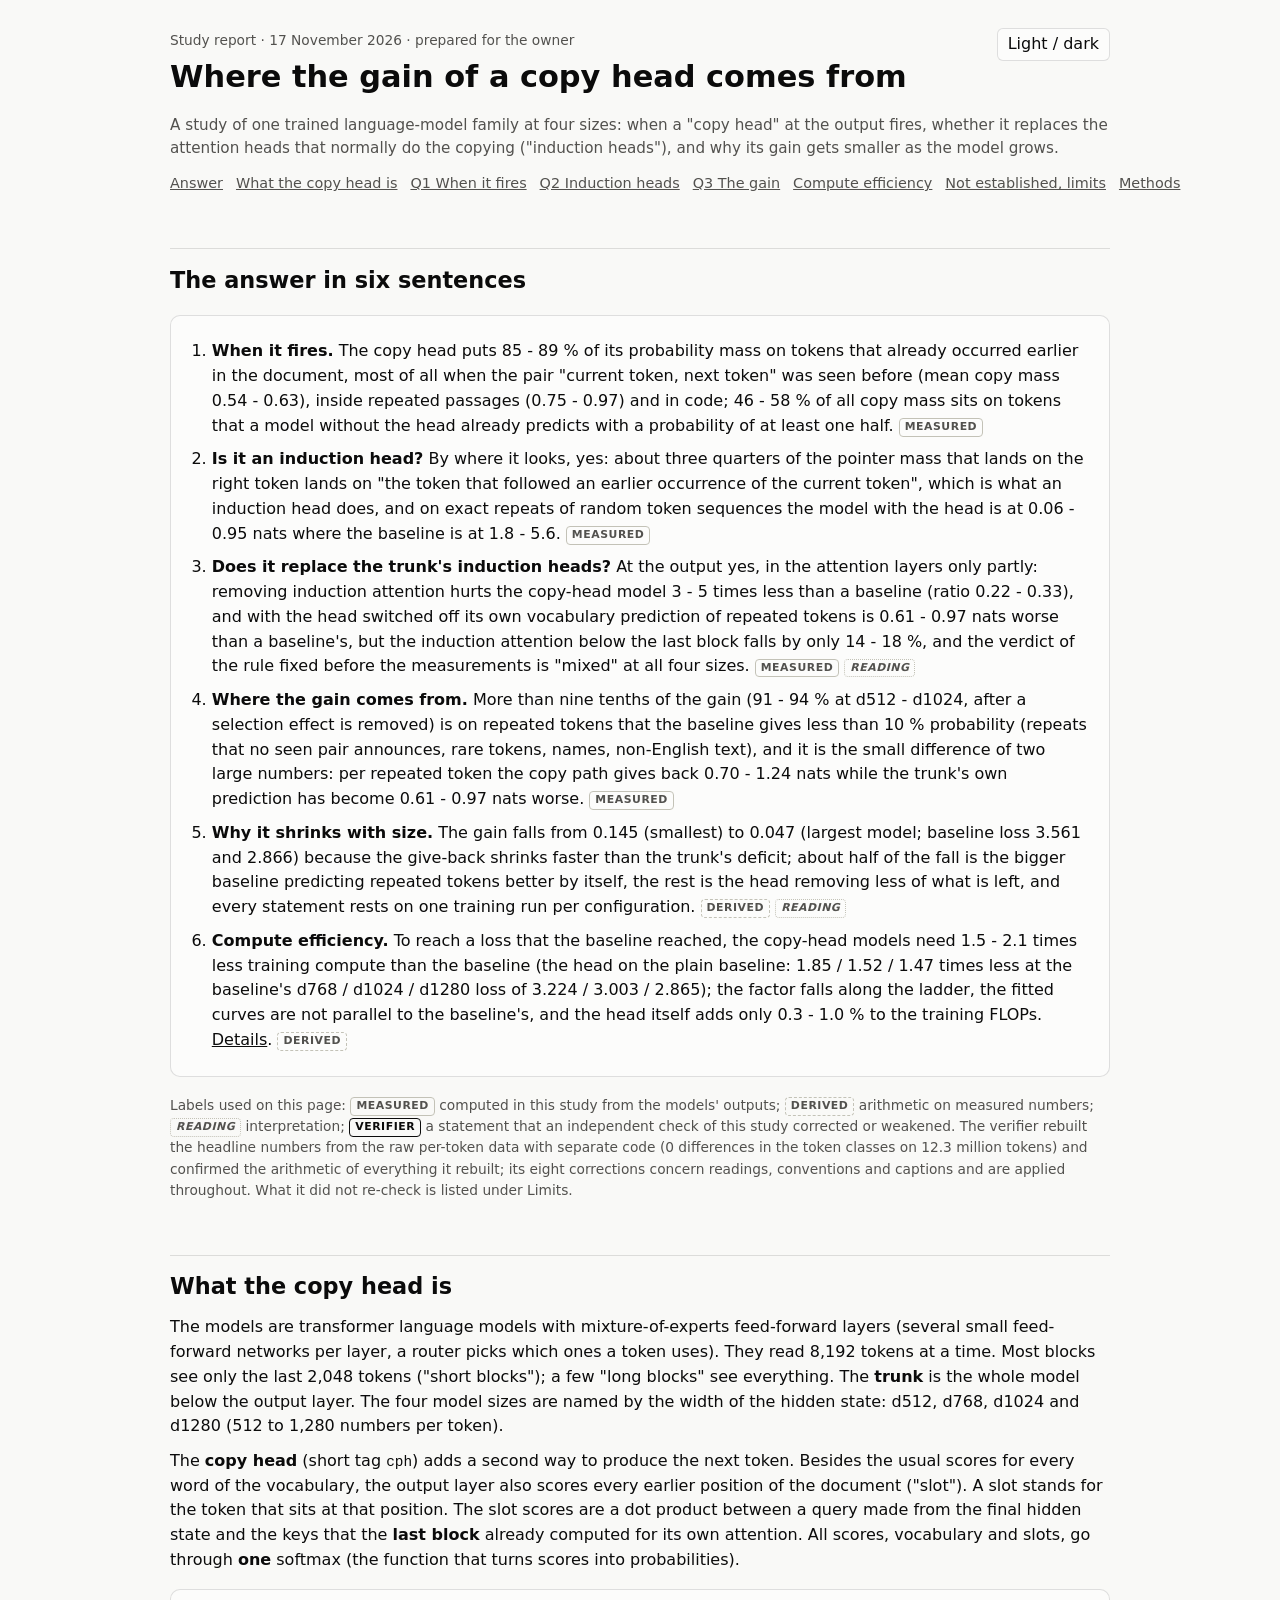
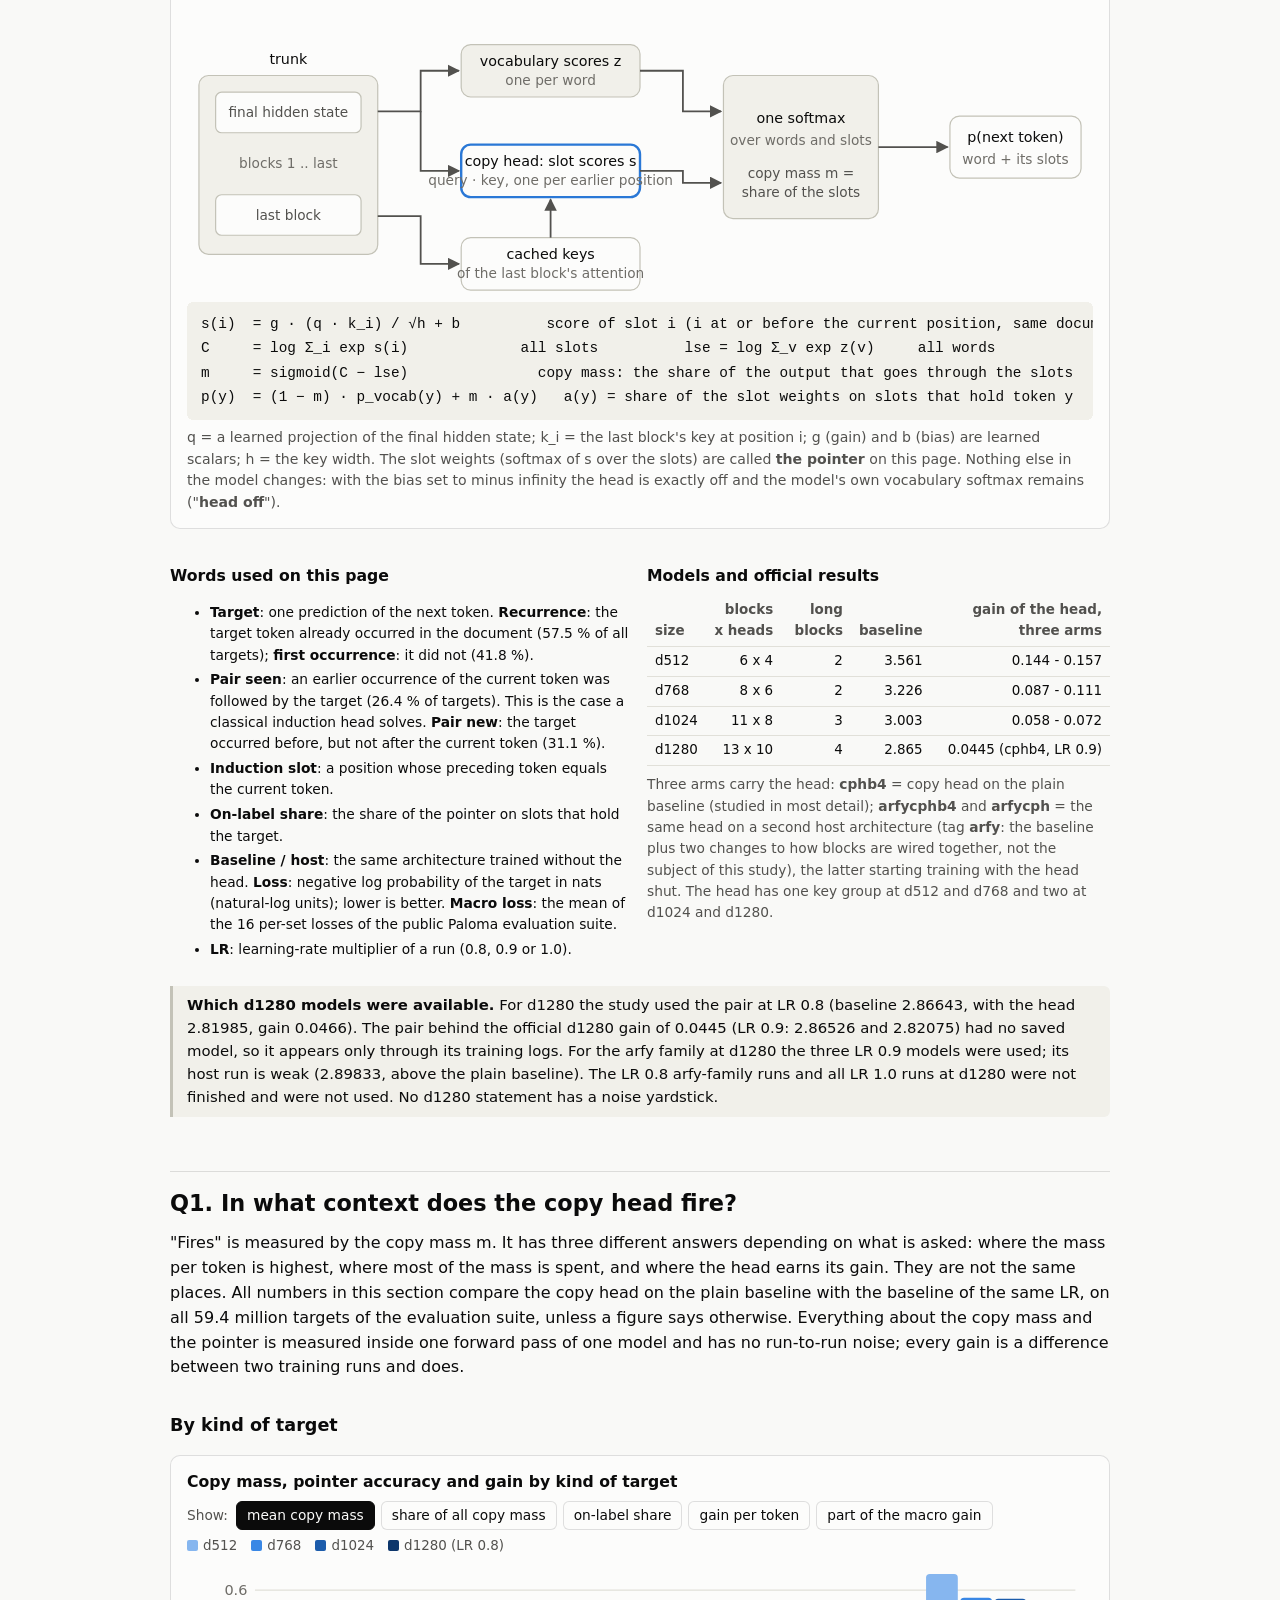
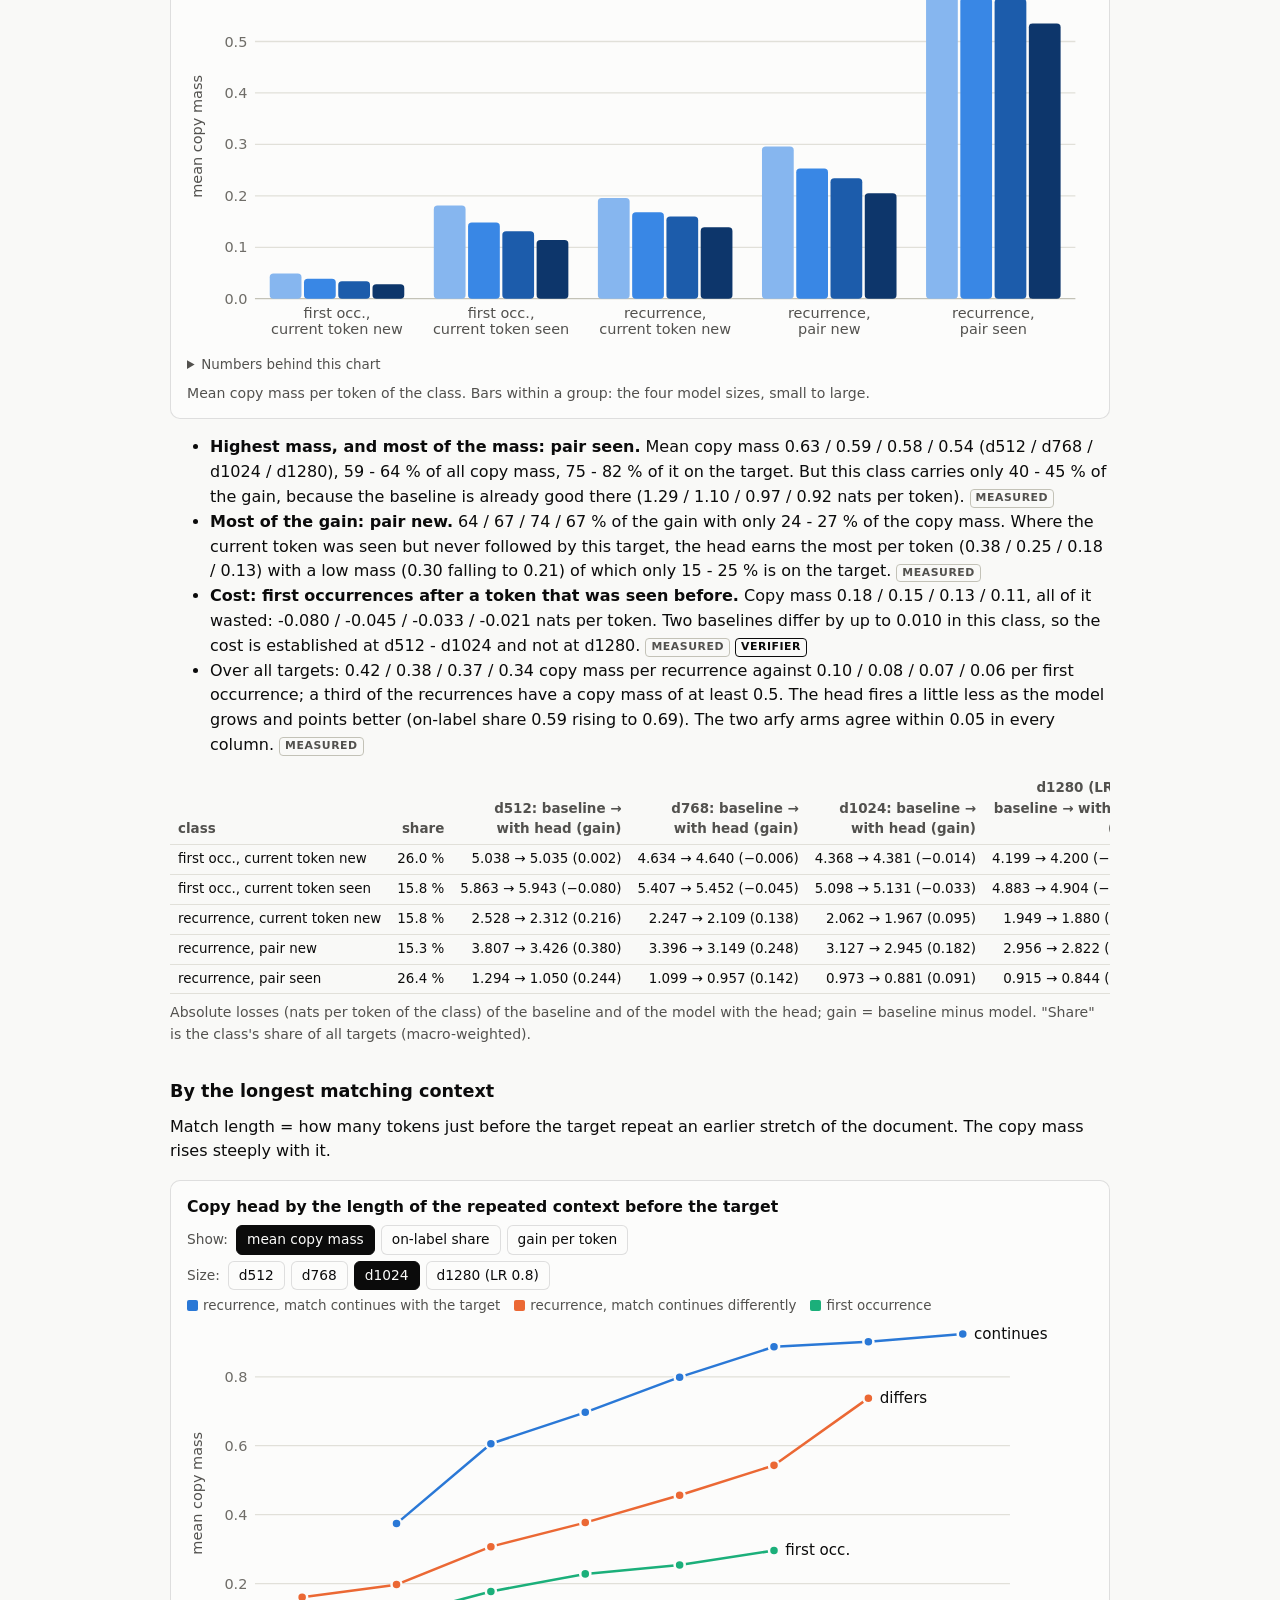
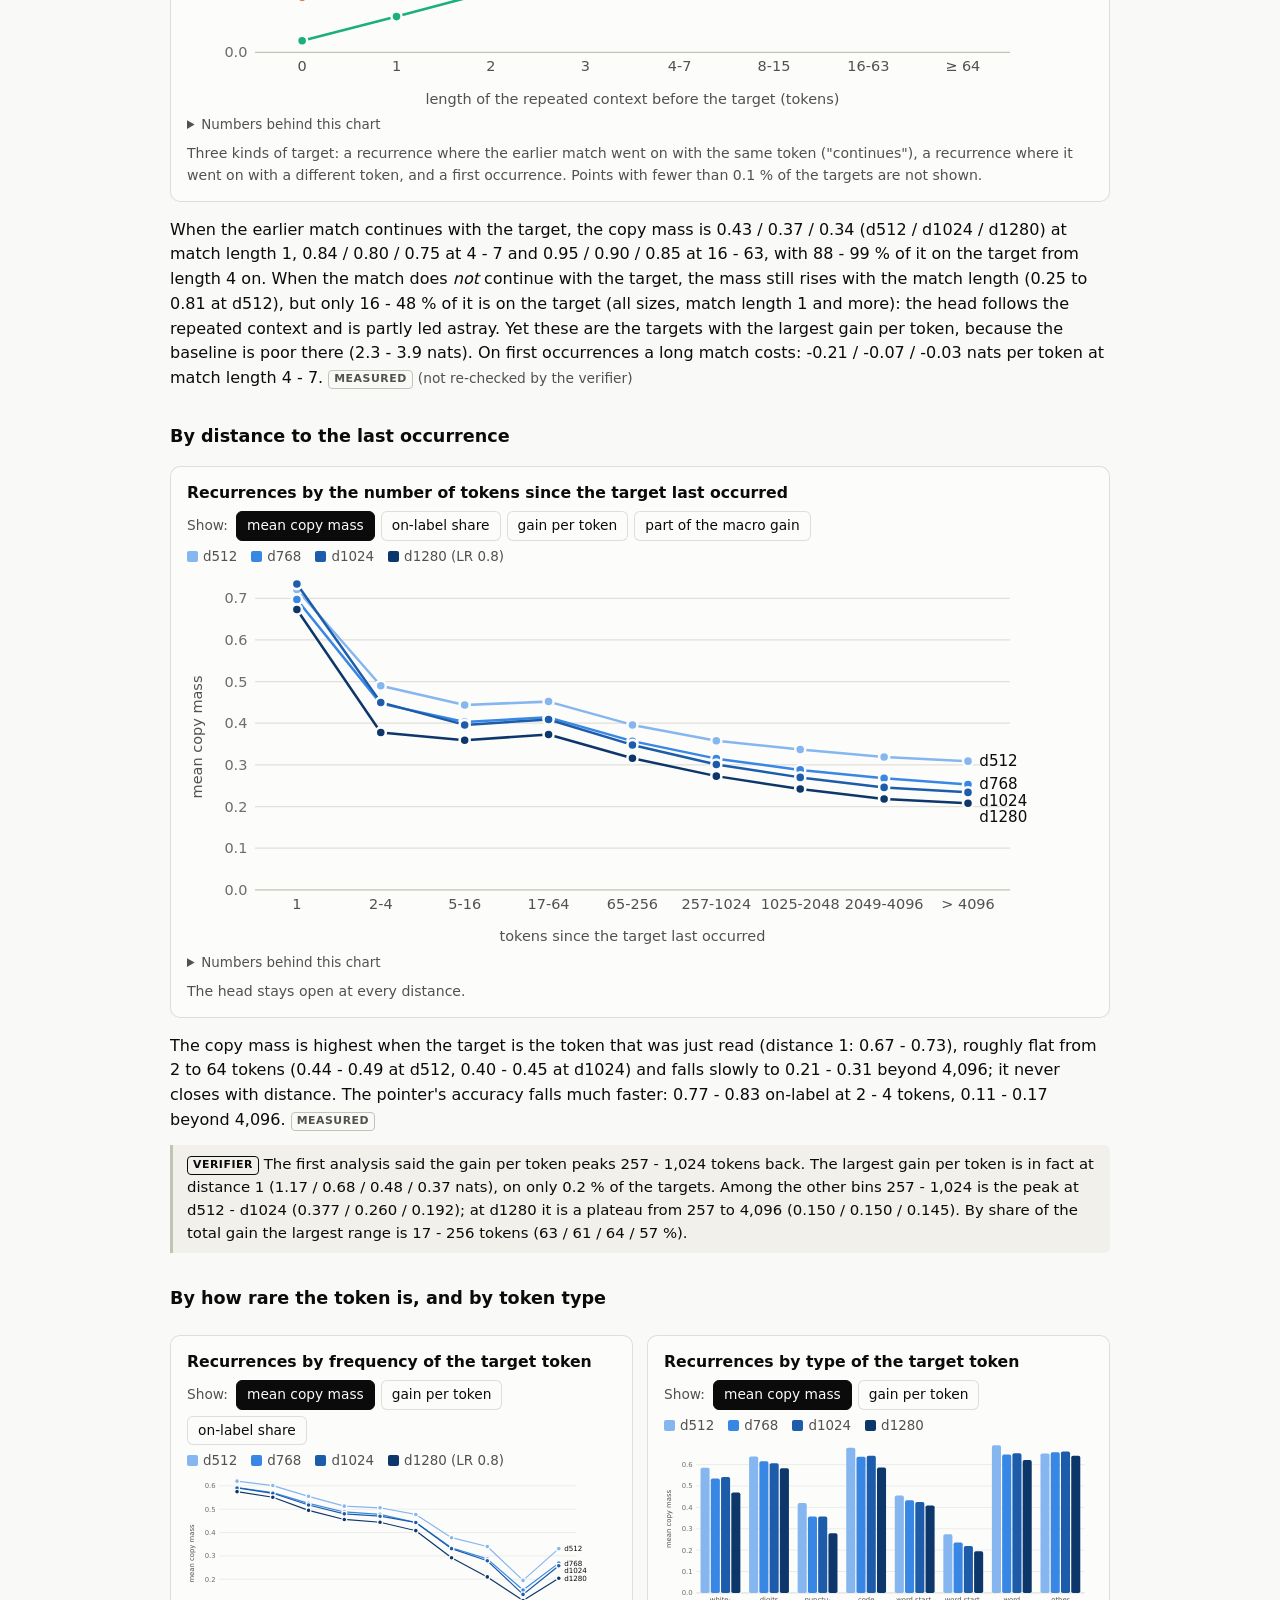
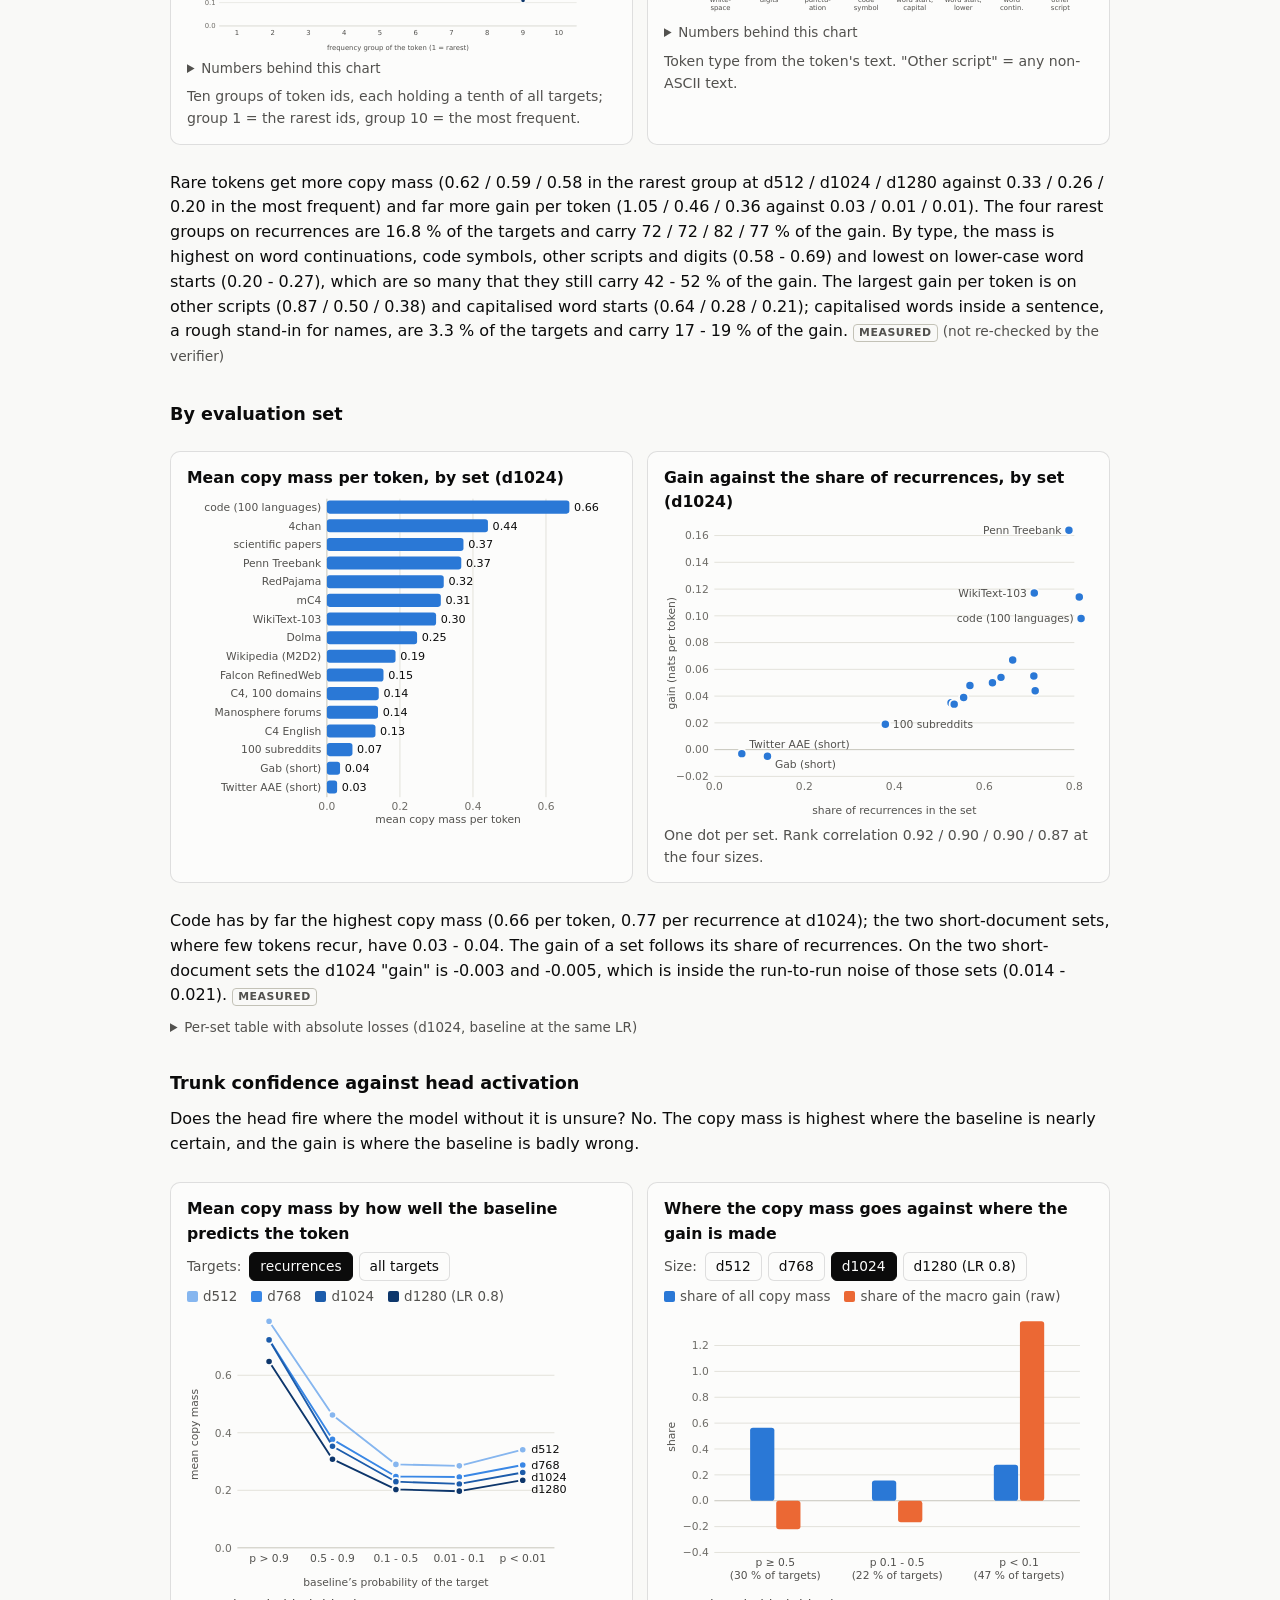
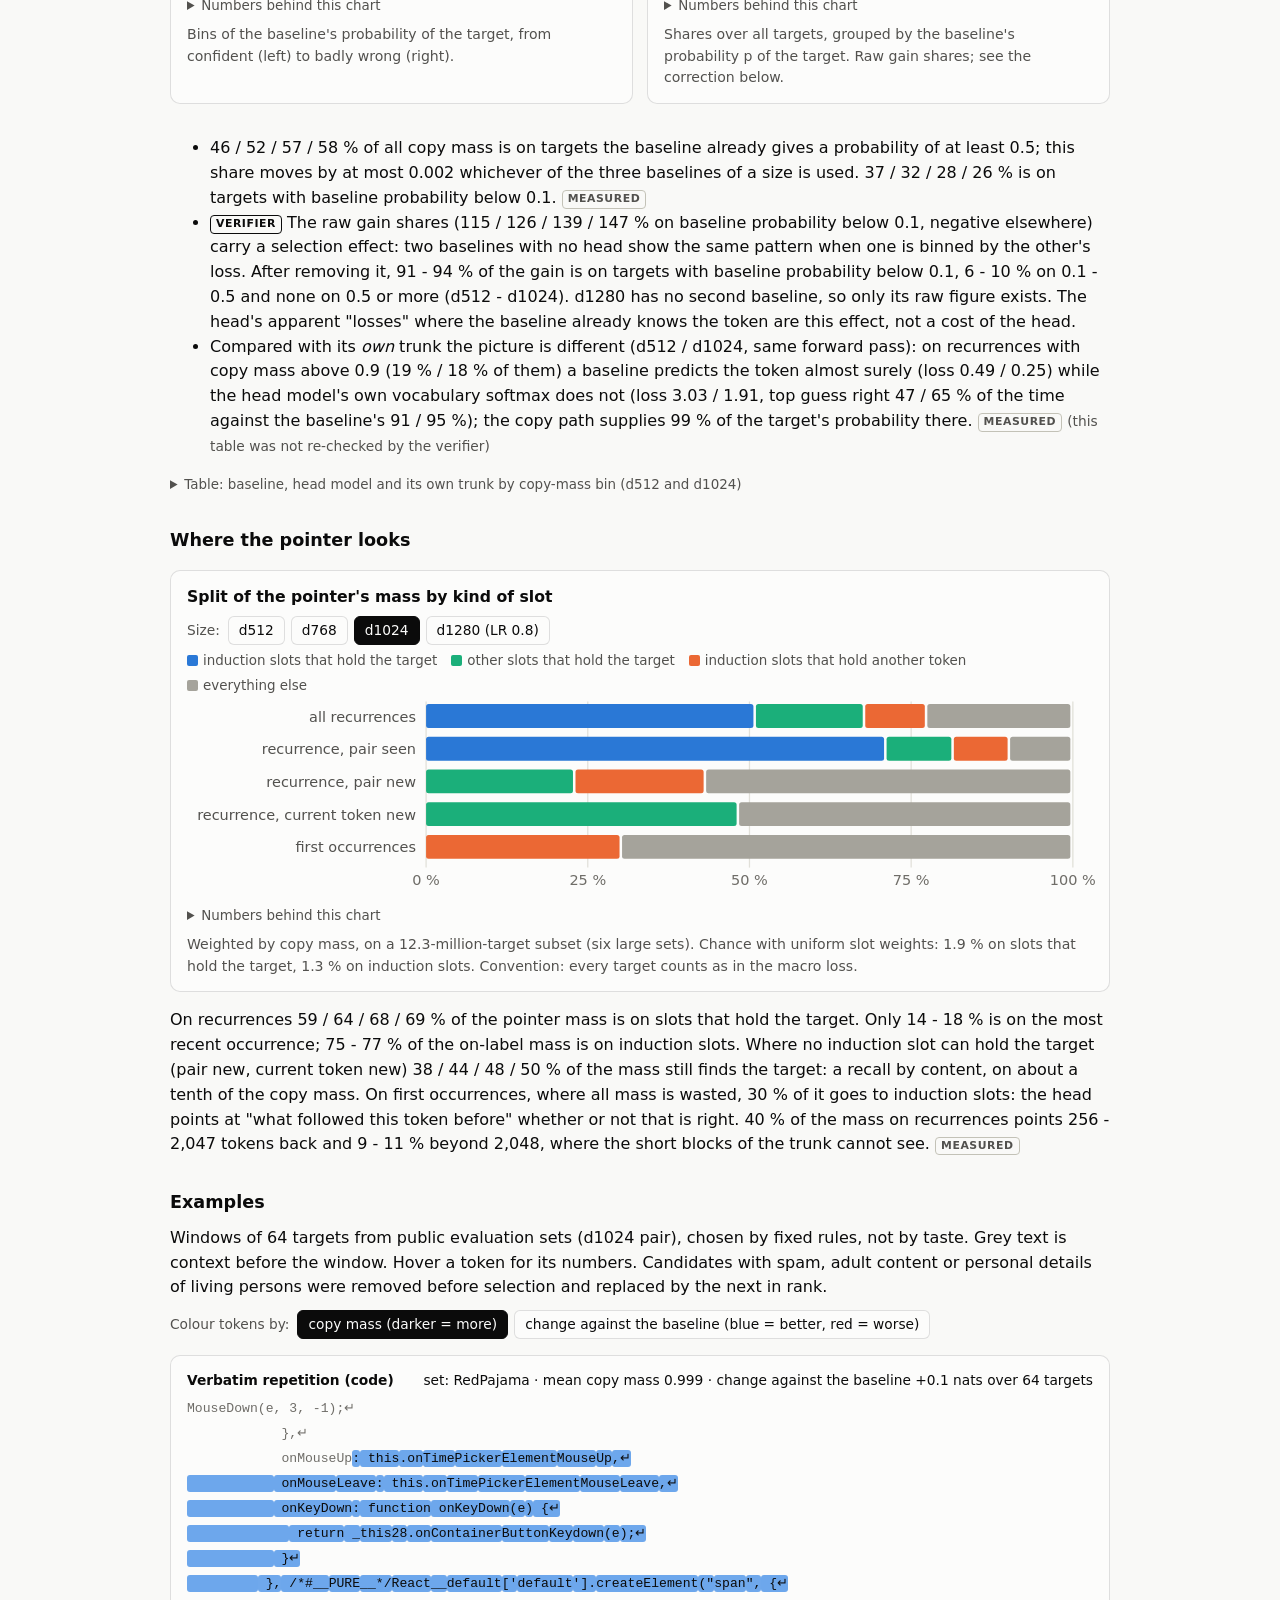
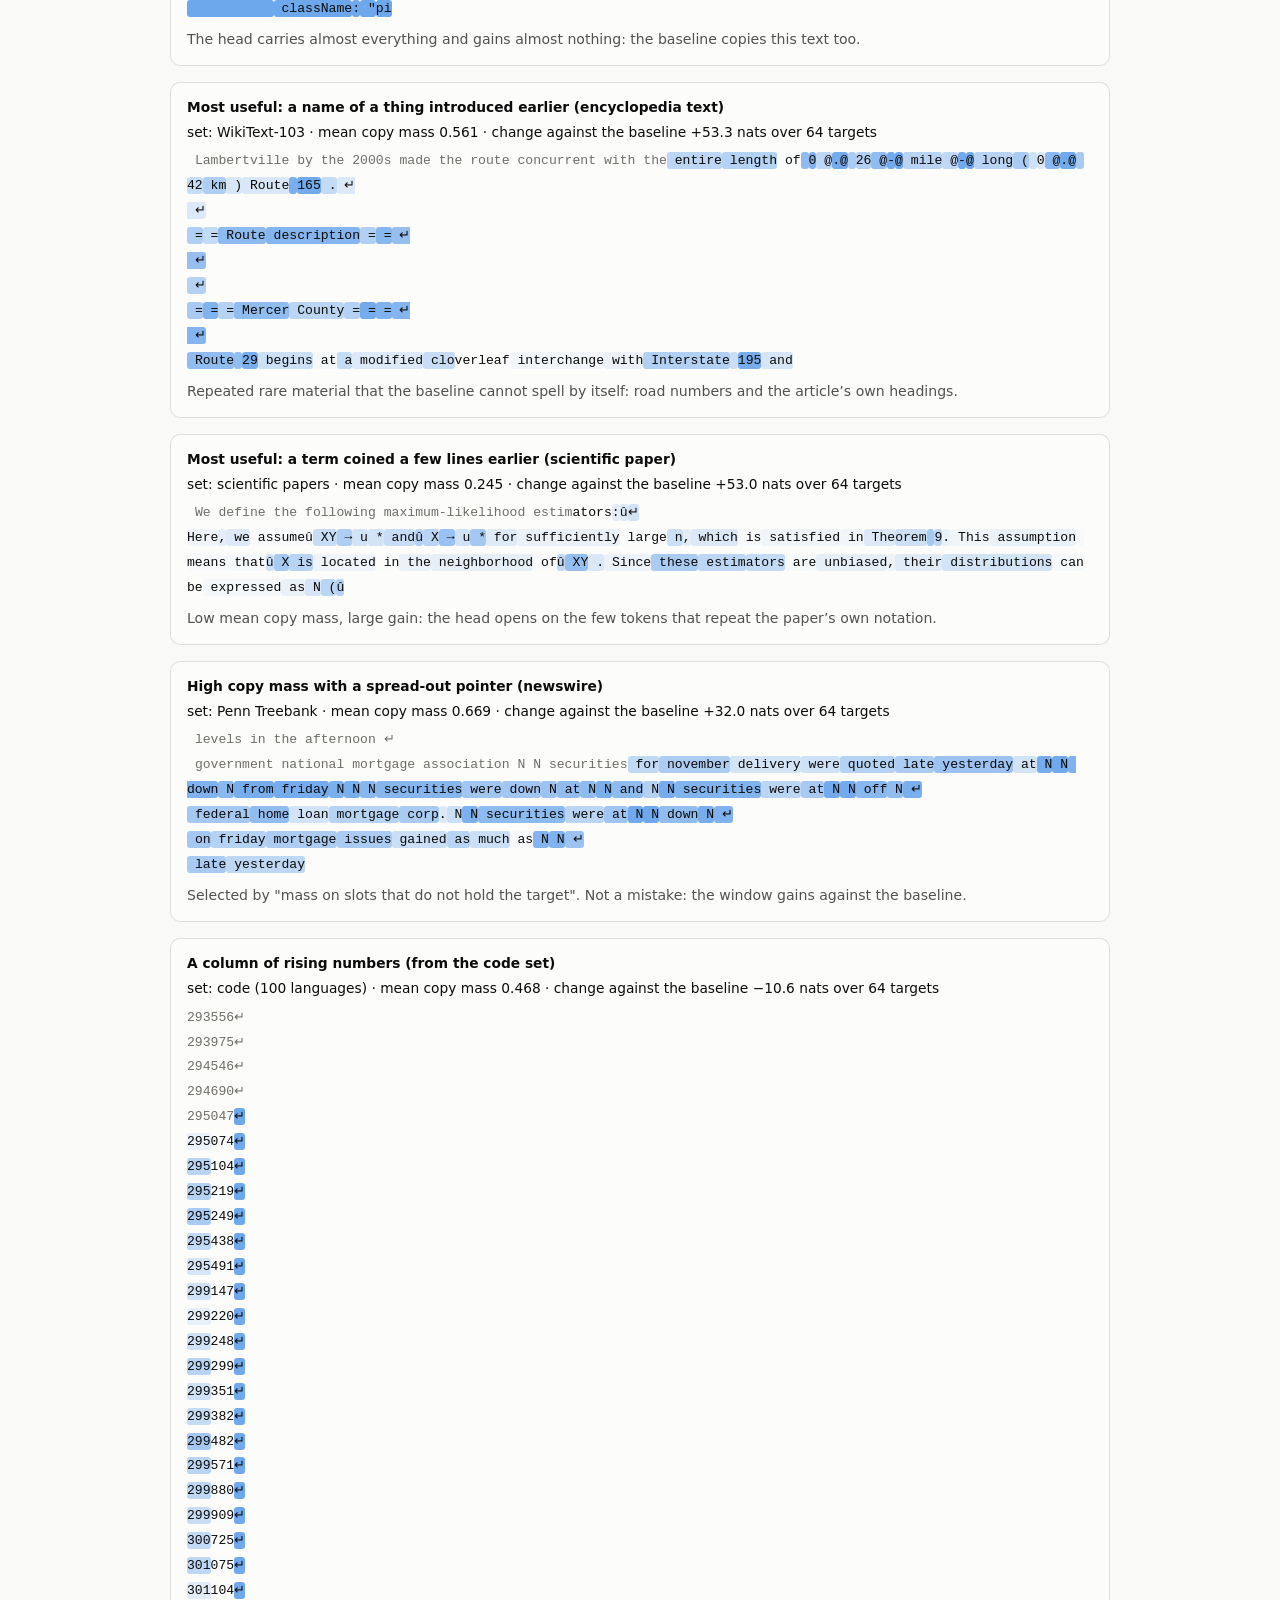
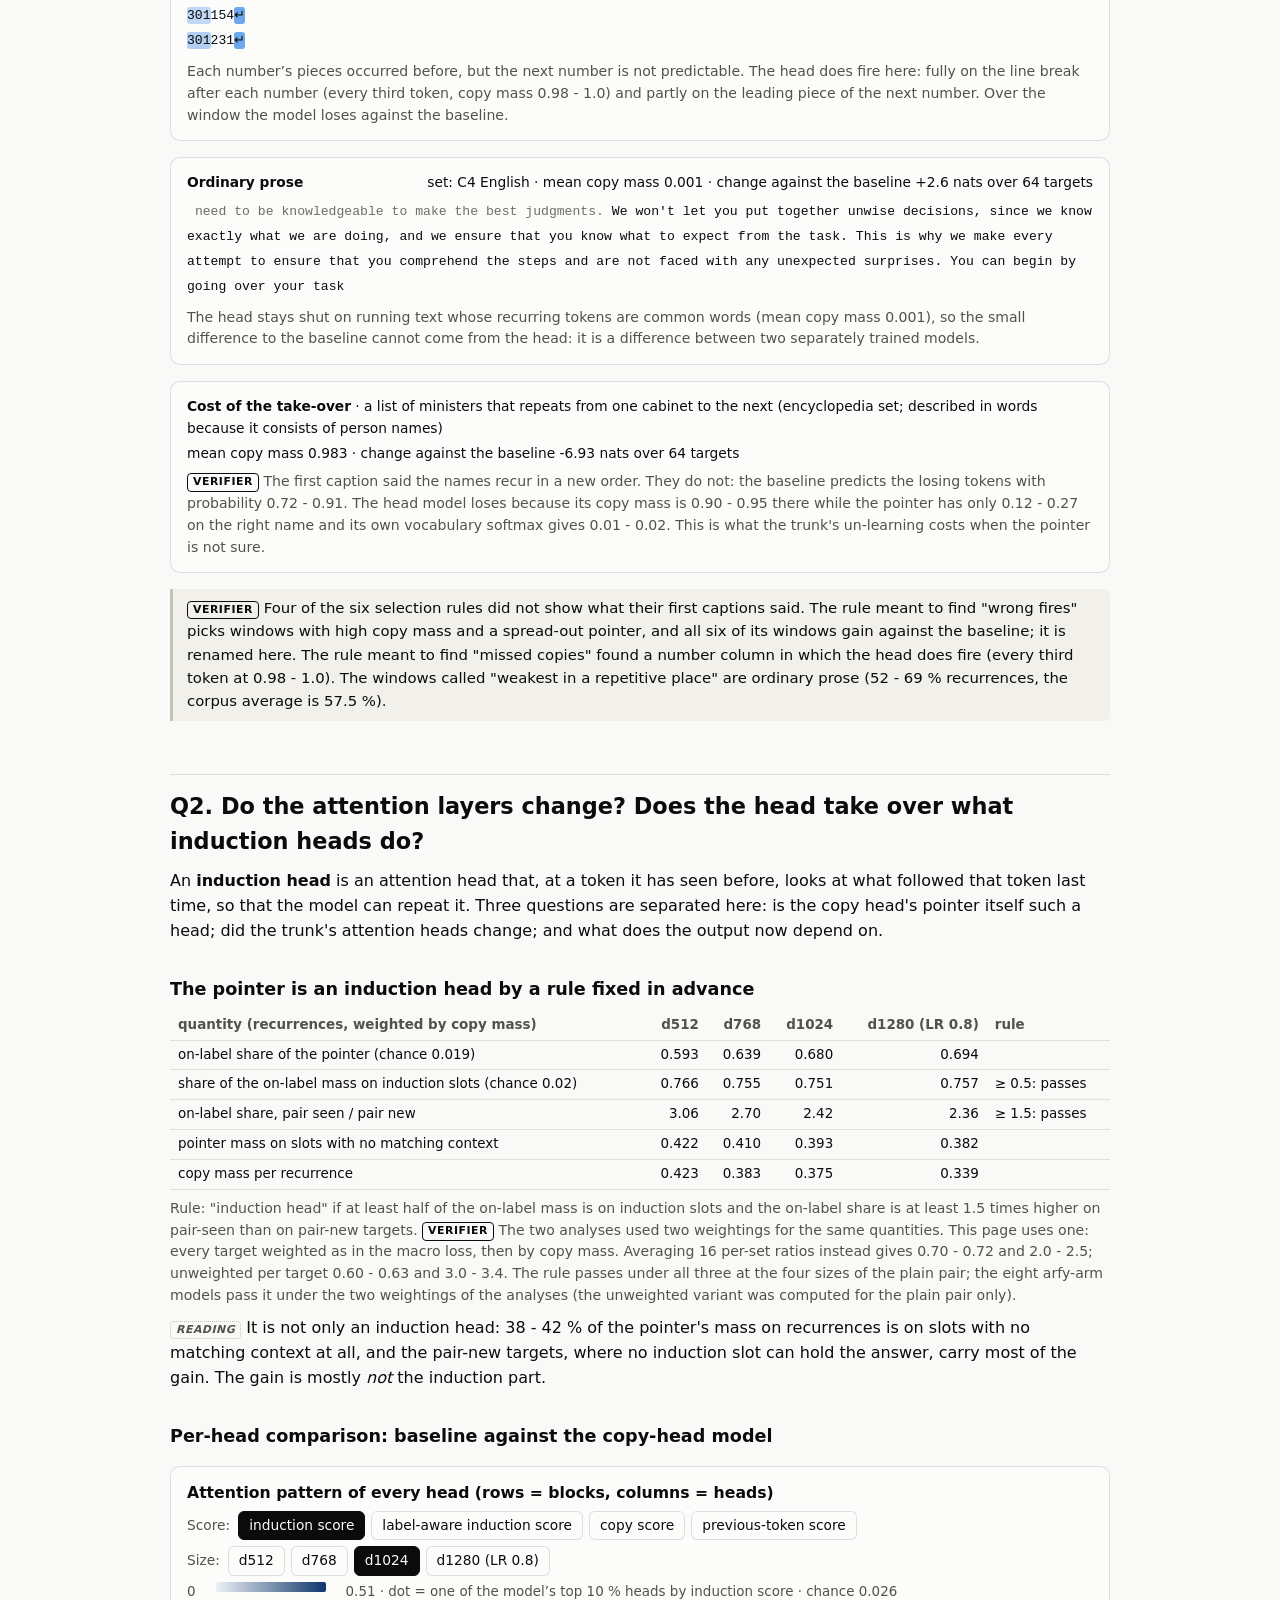
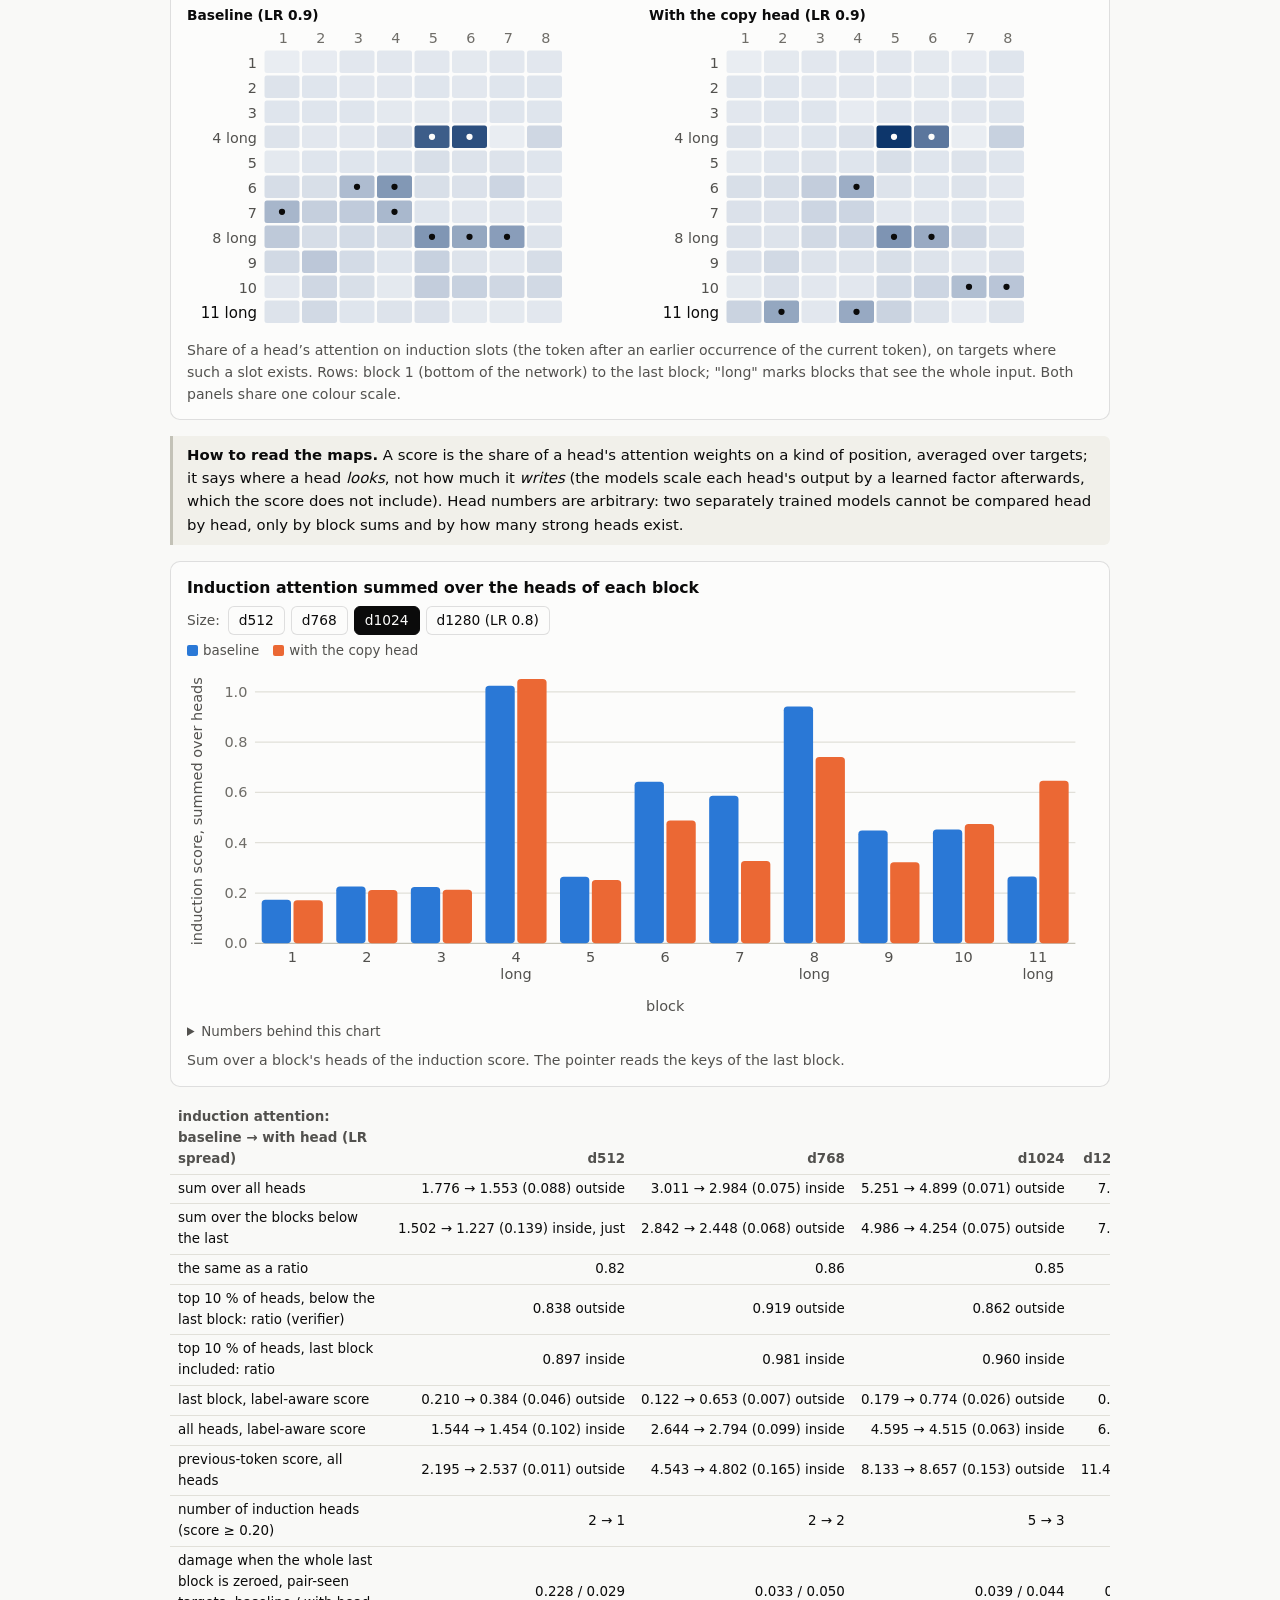
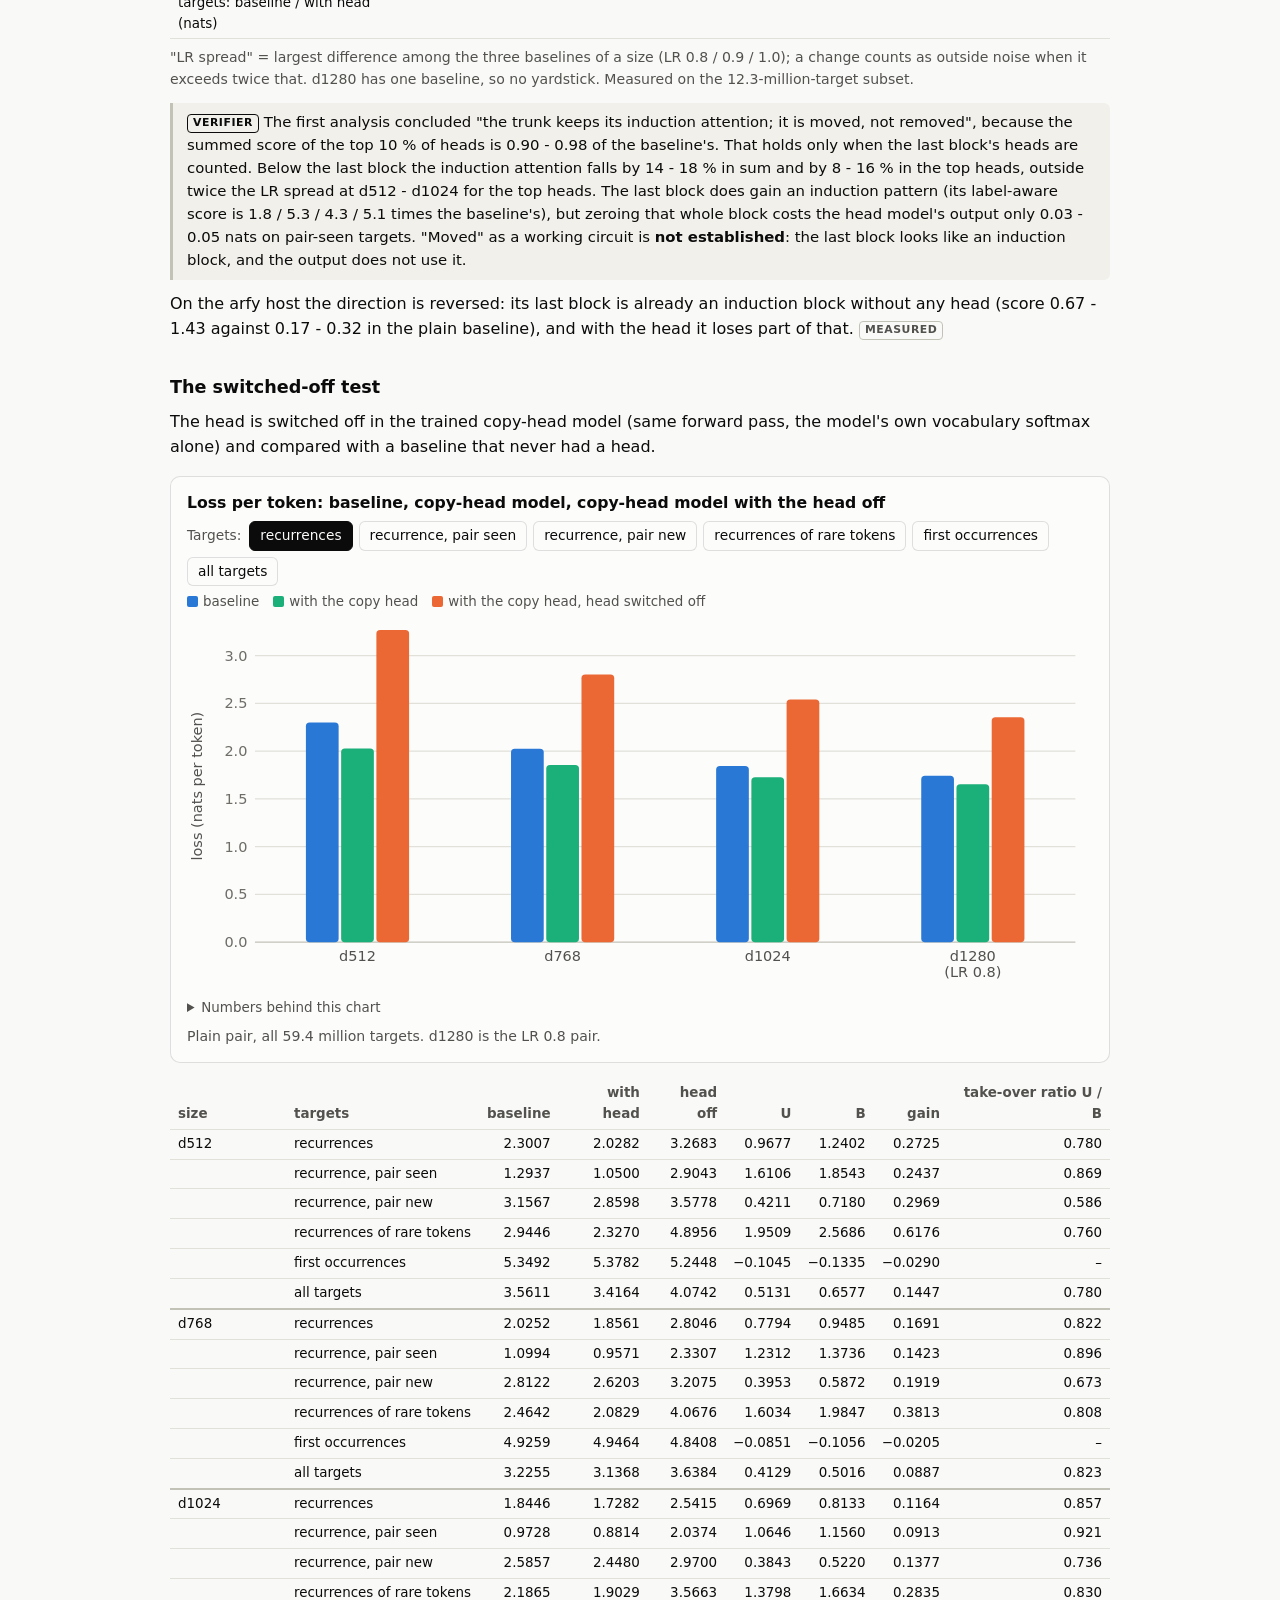
<file: 2d-rsi/copy-head/index.html>
<!doctype html>
<html lang="en">
<head>
<meta charset="utf-8">
<meta name="viewport" content="width=device-width, initial-scale=1">
<meta name="robots" content="noindex">
<title>Where the gain of a copy head comes from</title>
<style>
:root{
  color-scheme:light;
  --page:#f9f9f7;--surface:#fcfcfb;--ink:#0b0b0b;--ink2:#52514e;--muted:#6f6d68;--grid:#e1e0d9;--axis:#c3c2b7;
  --border:rgba(11,11,11,.12);--wash:rgba(11,11,11,.04);
  --c1:#2a78d6;--c2:#eb6834;--c3:#1baf7a;--c4:#eda100;--c0:#a5a39b;
  --k1:#86b6ef;--k2:#3987e5;--k3:#1c5cab;--k4:#0d366b;
  --seq-lo:#eef1f5;--seq-hi:#0d366b;--tok-hi:#6da7ec;--pos:#5598e7;--neg:#ec8a89;
  --note:#f1f0ea;
}
@media (prefers-color-scheme:dark){
  :root:where(:not([data-theme="light"])){
    color-scheme:dark;
    --page:#0d0d0d;--surface:#1a1a19;--ink:#f0efec;--ink2:#c3c2b7;--muted:#9a988f;--grid:#2c2c2a;--axis:#4a4a46;
    --border:rgba(255,255,255,.14);--wash:rgba(255,255,255,.05);
    --c1:#3987e5;--c2:#d95926;--c3:#199e70;--c4:#c98500;--c0:#6b6a64;
    --k1:#184f95;--k2:#3987e5;--k3:#86b6ef;--k4:#cde2fb;
    --seq-lo:#22262b;--seq-hi:#9ec5f4;--tok-hi:#256abf;--pos:#256abf;--neg:#a83a3a;
    --note:#242422;
  }
}
:root[data-theme="dark"]{
  color-scheme:dark;
  --page:#0d0d0d;--surface:#1a1a19;--ink:#f0efec;--ink2:#c3c2b7;--muted:#9a988f;--grid:#2c2c2a;--axis:#4a4a46;
  --border:rgba(255,255,255,.14);--wash:rgba(255,255,255,.05);
  --c1:#3987e5;--c2:#d95926;--c3:#199e70;--c4:#c98500;--c0:#6b6a64;
  --k1:#184f95;--k2:#3987e5;--k3:#86b6ef;--k4:#cde2fb;
  --seq-lo:#22262b;--seq-hi:#9ec5f4;--tok-hi:#256abf;--pos:#256abf;--neg:#a83a3a;
  --note:#242422;
}
*{box-sizing:border-box}
html{font-size:16px}
body{margin:0;background:var(--page);color:var(--ink);font-family:system-ui,-apple-system,"Segoe UI",sans-serif;line-height:1.55}
main{max-width:980px;margin:0 auto;padding:28px 20px 80px}
h1{font-size:1.9rem;line-height:1.2;margin:.2em 0 .3em}
h2{font-size:1.4rem;margin:2.4em 0 .5em;padding-top:.6em;border-top:1px solid var(--border)}
h3{font-size:1.1rem;margin:1.8em 0 .4em}
h4{font-size:.98rem;margin:1.2em 0 .3em}
p,li{color:var(--ink)}
p{margin:.6em 0}
.sub{color:var(--ink2);font-size:.95rem}
small,.small{font-size:.86rem;color:var(--ink2)}
a{color:inherit}
nav{font-size:.9rem;color:var(--ink2);margin:.8em 0 0}
nav a{margin-right:.9em;white-space:nowrap}
code{font-family:ui-monospace,Menlo,Consolas,monospace;font-size:.9em}
.top{display:flex;justify-content:space-between;align-items:flex-start;gap:12px}
button{font:inherit;color:var(--ink);background:var(--surface);border:1px solid var(--border);border-radius:6px;padding:3px 10px;cursor:pointer}
button:hover{background:var(--wash)}
button[aria-pressed="true"]{background:var(--ink);color:var(--surface);border-color:var(--ink)}
.sw{display:flex;flex-wrap:wrap;gap:6px;align-items:center;margin:6px 0;font-size:.86rem}
.sw span{color:var(--ink2);margin-right:2px}
.answer{background:var(--surface);border:1px solid var(--border);border-radius:10px;padding:14px 20px;margin:18px 0}
.answer ol{margin:.3em 0;padding-left:1.3em}
.answer li{margin:.55em 0}
.card{background:var(--surface);border:1px solid var(--border);border-radius:10px;padding:14px 16px;margin:16px 0}
.card h4{margin-top:0}
.cap{font-size:.88rem;color:var(--ink2);margin:.5em 0 0}
.note{background:var(--note);border-left:3px solid var(--axis);padding:8px 14px;margin:12px 0;border-radius:0 6px 6px 0;font-size:.93rem}
.note b.v{letter-spacing:.02em}
.tag{display:inline-block;font-size:.68rem;font-weight:600;letter-spacing:.05em;padding:0 5px;border-radius:4px;border:1px solid var(--axis);color:var(--ink2);vertical-align:.08em;white-space:nowrap}
.tag.d{border-style:dashed}
.tag.r{border-style:dotted;font-style:italic}
.tag.v{border-color:var(--ink);color:var(--ink)}
.legend{display:flex;flex-wrap:wrap;gap:4px 14px;font-size:.84rem;color:var(--ink2);margin:4px 0 2px}
.legend i{display:inline-block;width:11px;height:11px;border-radius:2px;margin-right:5px;vertical-align:-1px}
svg{display:block;width:100%;height:auto;overflow:visible}
svg text{font-family:inherit;fill:var(--ink2);font-size:11.5px}
svg text.t{fill:var(--muted)}
svg text.lab{fill:var(--ink);font-size:12px}
.tw{overflow-x:auto;margin:8px 0}
table{border-collapse:collapse;font-size:.84rem;width:100%}
th,td{padding:4px 8px;text-align:right;border-bottom:1px solid var(--grid);font-variant-numeric:tabular-nums;white-space:nowrap}
th{color:var(--ink2);font-weight:600;white-space:normal;vertical-align:bottom}
th:first-child,td:first-child{text-align:left}
td.l,th.l{text-align:left}
td.w{white-space:normal;min-width:220px}
tr.base td{color:var(--ink2)}
tr.sep td{border-top:2px solid var(--axis)}
details{margin:6px 0}
summary{cursor:pointer;font-size:.84rem;color:var(--ink2)}
#tip{position:fixed;pointer-events:none;background:var(--ink);color:var(--surface);font-size:.8rem;line-height:1.35;padding:6px 9px;border-radius:6px;max-width:320px;z-index:10;display:none;white-space:pre-line}
.grid2{display:grid;grid-template-columns:1fr 1fr;gap:14px}
@media (max-width:760px){.grid2{grid-template-columns:1fr}}
.ex{font-family:ui-monospace,Menlo,Consolas,monospace;font-size:.82rem;line-height:1.9;white-space:pre-wrap;word-break:break-word;margin:6px 0}
.ex .ctx{color:var(--muted)}
.ex .tk{border-radius:3px;padding:1px 0;cursor:default}
.ex .tk:hover{outline:1px solid var(--ink)}
.exh{display:flex;flex-wrap:wrap;gap:4px 16px;justify-content:space-between;font-size:.86rem}
.exh b{font-weight:600}
.ramp{display:inline-block;width:110px;height:10px;border-radius:2px;vertical-align:-1px;margin:0 6px}
.formula{font-family:ui-monospace,Menlo,Consolas,monospace;font-size:.9rem;background:var(--note);border-radius:6px;padding:10px 14px;overflow-x:auto;white-space:pre;line-height:1.7}
.hm{display:grid;grid-template-columns:1fr 1fr;gap:10px 18px}
@media (max-width:760px){.hm{grid-template-columns:1fr}}
.hm h5{margin:0 0 2px;font-size:.86rem;font-weight:600}
ul.tight li{margin:.25em 0}
</style>
</head>
<body>
<div id="tip" role="tooltip"></div>
<main>
<div class="top">
  <div><small>Study report &middot; 17 November 2026 &middot; prepared for the owner</small>
  <h1>Where the gain of a copy head comes from</h1></div>
  <button id="theme" type="button" aria-label="Switch between light and dark mode">Light / dark</button>
</div>
<p class="sub">A study of one trained language-model family at four sizes: when a "copy head" at the output fires, whether it replaces
the attention heads that normally do the copying ("induction heads"), and why its gain gets smaller as the model grows.</p>
<nav><a href="#answer">Answer</a><a href="#what">What the copy head is</a><a href="#q1">Q1 When it fires</a><a href="#q2">Q2 Induction heads</a><a href="#q3">Q3 The gain</a><a href="#ce">Compute efficiency</a><a href="#limits">Not established, limits</a><a href="#methods">Methods</a></nav>

<h2 id="answer">The answer in six sentences</h2>
<div class="answer">
<ol>
<li><b>When it fires.</b> The copy head puts 85 - 89 % of its probability mass on tokens that already occurred earlier in the document,
most of all when the pair "current token, next token" was seen before (mean copy mass 0.54 - 0.63), inside repeated passages
(0.75 - 0.97) and in code; 46 - 58 % of all copy mass sits on tokens that a model without the head already predicts with a probability of at least one half.
<span class="tag">MEASURED</span></li>
<li><b>Is it an induction head?</b> By where it looks, yes: about three quarters of the pointer mass that lands on the right token lands
on "the token that followed an earlier occurrence of the current token", which is what an induction head does, and on exact repeats
of random token sequences the model with the head is at 0.06 - 0.95 nats where the baseline is at 1.8 - 5.6.
<span class="tag">MEASURED</span></li>
<li><b>Does it replace the trunk's induction heads?</b> At the output yes, in the attention layers only partly: removing induction
attention hurts the copy-head model 3 - 5 times less than a baseline (ratio 0.22 - 0.33), and with the head switched off its own
vocabulary prediction of repeated tokens is 0.61 - 0.97 nats worse than a baseline's, but the induction attention below the last
block falls by only 14 - 18 %, and the verdict of the rule fixed before the measurements is "mixed" at all four sizes.
<span class="tag">MEASURED</span> <span class="tag r">READING</span></li>
<li><b>Where the gain comes from.</b> More than nine tenths of the gain (91 - 94 % at d512 - d1024, after a selection effect is removed) is on repeated tokens that the baseline gives less than 10 % probability
(repeats that no seen pair announces, rare tokens, names, non-English text), and it is the small difference of two large numbers:
per repeated token the copy path gives back 0.70 - 1.24 nats while the trunk's own prediction has become 0.61 - 0.97 nats worse.
<span class="tag">MEASURED</span></li>
<li><b>Why it shrinks with size.</b> The gain falls from 0.145 (smallest) to 0.047 (largest model; baseline loss 3.561 and 2.866) because the
give-back shrinks faster than the trunk's deficit; about half of the fall is the bigger baseline predicting repeated tokens better by
itself, the rest is the head removing less of what is left, and every statement rests on one training run per configuration.
<span class="tag d">DERIVED</span> <span class="tag r">READING</span></li>
<li><b>Compute efficiency.</b> To reach a loss that the baseline reached, the copy-head models need 1.5 - 2.1 times less training compute than the baseline
(the head on the plain baseline: 1.85 / 1.52 / 1.47 times less at the baseline's d768 / d1024 / d1280 loss of 3.224 / 3.003 / 2.865); the factor falls along the ladder, the fitted
curves are not parallel to the baseline's, and the head itself adds only 0.3 - 1.0 % to the training FLOPs. <a href="#ce">Details</a>.
<span class="tag d">DERIVED</span></li>
</ol>
</div>
<p class="small">Labels used on this page: <span class="tag">MEASURED</span> computed in this study from the models' outputs;
<span class="tag d">DERIVED</span> arithmetic on measured numbers; <span class="tag r">READING</span> interpretation;
<span class="tag v">VERIFIER</span> a statement that an independent check of this study corrected or weakened. The verifier rebuilt the
headline numbers from the raw per-token data with separate code (0 differences in the token classes on 12.3 million tokens) and
confirmed the arithmetic of everything it rebuilt; its eight corrections concern readings, conventions and captions and are applied throughout. What it did not re-check is listed under Limits.</p>

<h2 id="what">What the copy head is</h2>
<p>The models are transformer language models with mixture-of-experts feed-forward layers (several small feed-forward networks per
layer, a router picks which ones a token uses). They read 8,192 tokens at a time. Most blocks see only the last 2,048 tokens
("short blocks"); a few "long blocks" see everything. The <b>trunk</b> is the whole model below the output layer.
The four model sizes are named by the width of the hidden state: d512, d768, d1024 and d1280 (512 to 1,280 numbers per token).</p>
<p>The <b>copy head</b> (short tag <code>cph</code>) adds a second way to produce the next token. Besides the usual scores for every word of the
vocabulary, the output layer also scores every earlier position of the document ("slot"). A slot stands for the token that sits at that position.
The slot scores are a dot product between a query made from the final hidden state and the keys that the <b>last block</b> already computed for
its own attention. All scores, vocabulary and slots, go through <b>one</b> softmax (the function that turns scores into probabilities).</p>
<div class="card">
<svg viewBox="0 0 760 250" role="img" aria-label="Diagram of the copy head: the trunk produces a final hidden state; one path scores the vocabulary, the other scores earlier positions using the last block's keys; one softmax combines them.">
  <defs><marker id="ar" viewBox="0 0 10 10" refX="9" refY="5" markerWidth="7" markerHeight="7" orient="auto-start-reverse"><path d="M0 0L10 5L0 10z" style="fill:var(--ink2)"/></marker></defs>
  <g style="fill:var(--note);stroke:var(--axis)">
    <rect x="10" y="60" width="150" height="150" rx="8"/>
    <rect x="24" y="74" width="122" height="34" rx="5" style="fill:var(--surface)"/>
    <rect x="24" y="160" width="122" height="34" rx="5" style="fill:var(--surface)"/>
    <rect x="230" y="34" width="150" height="44" rx="8"/>
    <rect x="230" y="118" width="150" height="44" rx="8" style="fill:var(--surface);stroke:var(--c1);stroke-width:2"/>
    <rect x="230" y="196" width="150" height="44" rx="8" style="fill:var(--surface)"/>
    <rect x="450" y="60" width="130" height="120" rx="8"/>
    <rect x="640" y="94" width="110" height="52" rx="8" style="fill:var(--surface)"/>
  </g>
  <g style="stroke:var(--ink2);stroke-width:1.5;fill:none" marker-end="url(#ar)">
    <path d="M160 90 H196 V56 H228"/>
    <path d="M196 90 V140 H228"/>
    <path d="M160 178 H196 V218 H228"/>
    <path d="M305 196 V164"/>
    <path d="M380 56 H416 V90 H448"/>
    <path d="M380 140 H416 V150 H448"/>
    <path d="M580 120 H638"/>
  </g>
  <text x="85" y="50" text-anchor="middle" class="lab">trunk</text>
  <text x="85" y="95" text-anchor="middle">final hidden state</text>
  <text x="85" y="138" text-anchor="middle" class="t">blocks 1 .. last</text>
  <text x="85" y="181" text-anchor="middle">last block</text>
  <text x="305" y="52" text-anchor="middle" class="lab">vocabulary scores z</text>
  <text x="305" y="68" text-anchor="middle" class="t">one per word</text>
  <text x="305" y="136" text-anchor="middle" class="lab">copy head: slot scores s</text>
  <text x="305" y="152" text-anchor="middle" class="t">query &middot; key, one per earlier position</text>
  <text x="305" y="214" text-anchor="middle" class="lab">cached keys</text>
  <text x="305" y="230" text-anchor="middle" class="t">of the last block's attention</text>
  <text x="515" y="100" text-anchor="middle" class="lab">one softmax</text>
  <text x="515" y="118" text-anchor="middle" class="t">over words and slots</text>
  <text x="515" y="146" text-anchor="middle">copy mass m =</text>
  <text x="515" y="162" text-anchor="middle">share of the slots</text>
  <text x="695" y="116" text-anchor="middle" class="lab">p(next token)</text>
  <text x="695" y="134" text-anchor="middle" class="t">word + its slots</text>
</svg>
<div class="formula">s(i)  = g &middot; (q &middot; k_i) / &radic;h + b          score of slot i (i at or before the current position, same document)
C     = log &Sigma;_i exp s(i)             all slots          lse = log &Sigma;_v exp z(v)     all words
m     = sigmoid(C &minus; lse)               copy mass: the share of the output that goes through the slots
p(y)  = (1 &minus; m) &middot; p_vocab(y) + m &middot; a(y)   a(y) = share of the slot weights on slots that hold token y</div>
<p class="cap">q = a learned projection of the final hidden state; k_i = the last block's key at position i; g (gain) and b (bias) are
learned scalars; h = the key width. The slot weights (softmax of s over the slots) are called <b>the pointer</b> on this page. Nothing else in the model changes:
with the bias set to minus infinity the head is exactly off and the model's own vocabulary softmax remains ("<b>head off</b>").</p>
</div>
<div class="grid2">
<div>
<h4>Words used on this page</h4>
<ul class="tight small">
<li><b>Target</b>: one prediction of the next token. <b>Recurrence</b>: the target token already occurred in the document (57.5 % of all targets);
<b>first occurrence</b>: it did not (41.8 %).</li>
<li><b>Pair seen</b>: an earlier occurrence of the current token was followed by the target (26.4 % of targets). This is the case a classical
induction head solves. <b>Pair new</b>: the target occurred before, but not after the current token (31.1 %).</li>
<li><b>Induction slot</b>: a position whose preceding token equals the current token.</li>
<li><b>On-label share</b>: the share of the pointer on slots that hold the target.</li>
<li><b>Baseline / host</b>: the same architecture trained without the head. <b>Loss</b>: negative log probability of the target in nats
(natural-log units); lower is better. <b>Macro loss</b>: the mean of the 16 per-set losses of the public Paloma evaluation suite.</li>
<li><b>LR</b>: learning-rate multiplier of a run (0.8, 0.9 or 1.0).</li>
</ul>
</div>
<div>
<h4>Models and official results</h4>
<div class="tw" id="t_models"></div>
<p class="small">Three arms carry the head: <b>cphb4</b> = copy head on the plain baseline (studied in most detail);
<b>arfycphb4</b> and <b>arfycph</b> = the same head on a second host architecture (tag <b>arfy</b>: the baseline plus two changes to how blocks are wired
together, not the subject of this study), the latter starting training with the head shut. The head has one key group at d512 and d768 and two at d1024 and d1280.</p>
</div>
</div>
<div class="note"><b>Which d1280 models were available.</b> For d1280 the study used the pair at LR 0.8 (baseline 2.86643, with the head 2.81985,
gain 0.0466). The pair behind the official d1280 gain of 0.0445 (LR 0.9: 2.86526 and 2.82075) had no saved model, so it appears only
through its training logs. For the arfy family at d1280 the three LR 0.9 models were used; its host run is weak (2.89833, above the plain baseline).
The LR 0.8 arfy-family runs and all LR 1.0 runs at d1280 were not finished and were not used. No d1280 statement has a noise yardstick.</div>

<h2 id="q1">Q1. In what context does the copy head fire?</h2>
<p>"Fires" is measured by the copy mass m. It has three different answers depending on what is asked: where the mass per token is
highest, where most of the mass is spent, and where the head earns its gain. They are not the same places.
All numbers in this section compare the copy head on the plain baseline with the baseline of the same LR, on all 59.4 million targets of the
evaluation suite, unless a figure says otherwise. Everything about the copy mass and the pointer is measured inside one forward pass of one model
and has no run-to-run noise; every gain is a difference between two training runs and does.</p>

<h3>By kind of target</h3>
<div class="card">
<h4>Copy mass, pointer accuracy and gain by kind of target</h4>
<div class="sw" id="sw_cls"></div>
<div id="f_cls"></div>
<p class="cap" id="cap_cls"></p>
</div>
<ul>
<li><b>Highest mass, and most of the mass: pair seen.</b> Mean copy mass 0.63 / 0.59 / 0.58 / 0.54 (d512 / d768 / d1024 / d1280), 59 - 64 % of all
copy mass, 75 - 82 % of it on the target. But this class carries only 40 - 45 % of the gain, because the baseline is already good there
(1.29 / 1.10 / 0.97 / 0.92 nats per token). <span class="tag">MEASURED</span></li>
<li><b>Most of the gain: pair new.</b> 64 / 67 / 74 / 67 % of the gain with only 24 - 27 % of the copy mass. Where the current token was seen
but never followed by this target, the head earns the most per token (0.38 / 0.25 / 0.18 / 0.13) with a low mass (0.30 falling to 0.21)
of which only 15 - 25 % is on the target. <span class="tag">MEASURED</span></li>
<li><b>Cost: first occurrences after a token that was seen before.</b> Copy mass 0.18 / 0.15 / 0.13 / 0.11, all of it wasted:
-0.080 / -0.045 / -0.033 / -0.021 nats per token. Two baselines differ by up to 0.010 in this class, so the cost is established at
d512 - d1024 and not at d1280. <span class="tag">MEASURED</span> <span class="tag v">VERIFIER</span></li>
<li>Over all targets: 0.42 / 0.38 / 0.37 / 0.34 copy mass per recurrence against 0.10 / 0.08 / 0.07 / 0.06 per first occurrence;
a third of the recurrences have a copy mass of at least 0.5. The head fires a little less as the model grows and points better
(on-label share 0.59 rising to 0.69). The two arfy arms agree within 0.05 in every column. <span class="tag">MEASURED</span></li>
</ul>
<div class="tw" id="t_cls"></div>
<p class="cap">Absolute losses (nats per token of the class) of the baseline and of the model with the head; gain = baseline minus model.
"Share" is the class's share of all targets (macro-weighted).</p>

<h3>By the longest matching context</h3>
<p>Match length = how many tokens just before the target repeat an earlier stretch of the document. The copy mass rises steeply with it.</p>
<div class="card">
<h4>Copy head by the length of the repeated context before the target</h4>
<div class="sw" id="sw_ml_m"></div><div class="sw" id="sw_ml_s"></div>
<div id="f_ml"></div>
<p class="cap">Three kinds of target: a recurrence where the earlier match went on with the same token ("continues"), a recurrence where it
went on with a different token, and a first occurrence. Points with fewer than 0.1 % of the targets are not shown.</p>
</div>
<p>When the earlier match continues with the target, the copy mass is 0.43 / 0.37 / 0.34 (d512 / d1024 / d1280) at match length 1,
0.84 / 0.80 / 0.75 at 4 - 7 and 0.95 / 0.90 / 0.85 at 16 - 63, with 88 - 99 % of it on the target from length 4 on.
When the match does <i>not</i> continue with the target, the mass still rises with the match length (0.25 to 0.81 at d512), but only 16 - 48 % of
it is on the target (all sizes, match length 1 and more): the head follows the repeated context and is partly led astray. Yet these are the targets with the largest gain per
token, because the baseline is poor there (2.3 - 3.9 nats). On first occurrences a long match costs: -0.21 / -0.07 / -0.03 nats per token
at match length 4 - 7. <span class="tag">MEASURED</span> <small>(not re-checked by the verifier)</small></p>

<h3>By distance to the last occurrence</h3>
<div class="card">
<h4>Recurrences by the number of tokens since the target last occurred</h4>
<div class="sw" id="sw_dist"></div>
<div id="f_dist"></div>
<p class="cap" id="cap_dist"></p>
</div>
<p>The copy mass is highest when the target is the token that was just read (distance 1: 0.67 - 0.73), roughly flat from 2 to 64 tokens
(0.44 - 0.49 at d512, 0.40 - 0.45 at d1024) and falls slowly to 0.21 - 0.31 beyond 4,096; it never closes with distance. The pointer's accuracy falls much faster:
0.77 - 0.83 on-label at 2 - 4 tokens, 0.11 - 0.17 beyond 4,096. <span class="tag">MEASURED</span></p>
<div class="note"><span class="tag v">VERIFIER</span> The first analysis said the gain per token peaks 257 - 1,024 tokens back. The largest gain per token is in fact at
distance 1 (1.17 / 0.68 / 0.48 / 0.37 nats), on only 0.2 % of the targets. Among the other bins 257 - 1,024 is the peak at d512 - d1024
(0.377 / 0.260 / 0.192); at d1280 it is a plateau from 257 to 4,096 (0.150 / 0.150 / 0.145). By share of the total gain the largest range is
17 - 256 tokens (63 / 61 / 64 / 57 %).</div>

<h3>By how rare the token is, and by token type</h3>
<div class="grid2">
<div class="card">
<h4>Recurrences by frequency of the target token</h4>
<div class="sw" id="sw_dec"></div>
<div id="f_dec"></div>
<p class="cap">Ten groups of token ids, each holding a tenth of all targets; group 1 = the rarest ids, group 10 = the most frequent.</p>
</div>
<div class="card">
<h4>Recurrences by type of the target token</h4>
<div class="sw" id="sw_tt"></div>
<div id="f_tt"></div>
<p class="cap">Token type from the token's text. "Other script" = any non-ASCII text.</p>
</div>
</div>
<p>Rare tokens get more copy mass (0.62 / 0.59 / 0.58 in the rarest group at d512 / d1024 / d1280 against 0.33 / 0.26 / 0.20 in the most frequent)
and far more gain per token (1.05 / 0.46 / 0.36 against 0.03 / 0.01 / 0.01). The four rarest groups on recurrences are 16.8 % of the targets and
carry 72 / 72 / 82 / 77 % of the gain. By type, the mass is highest on word continuations, code symbols, other scripts and digits (0.58 - 0.69) and
lowest on lower-case word starts (0.20 - 0.27), which are so many that they still carry 42 - 52 % of the gain. The largest gain per token is on
other scripts (0.87 / 0.50 / 0.38) and capitalised word starts (0.64 / 0.28 / 0.21); capitalised words inside a sentence, a rough stand-in for
names, are 3.3 % of the targets and carry 17 - 19 % of the gain. <span class="tag">MEASURED</span> <small>(not re-checked by the verifier)</small></p>

<h3>By evaluation set</h3>
<div class="grid2">
<div class="card">
<h4>Mean copy mass per token, by set (d1024)</h4>
<div id="f_setm"></div>
</div>
<div class="card">
<h4>Gain against the share of recurrences, by set (d1024)</h4>
<div id="f_setg"></div>
<p class="cap">One dot per set. Rank correlation 0.92 / 0.90 / 0.90 / 0.87 at the four sizes.</p>
</div>
</div>
<p>Code has by far the highest copy mass (0.66 per token, 0.77 per recurrence at d1024); the two short-document sets, where few tokens
recur, have 0.03 - 0.04. The gain of a set follows its share of recurrences. On the two short-document sets the d1024 "gain" is -0.003 and -0.005, which
is inside the run-to-run noise of those sets (0.014 - 0.021). <span class="tag">MEASURED</span></p>
<details><summary>Per-set table with absolute losses (d1024, baseline at the same LR)</summary><div class="tw" id="t_sets"></div></details>

<h3>Trunk confidence against head activation</h3>
<p>Does the head fire where the model without it is unsure? No. The copy mass is highest where the baseline is nearly certain, and the gain is
where the baseline is badly wrong.</p>
<div class="grid2">
<div class="card">
<h4>Mean copy mass by how well the baseline predicts the token</h4>
<div class="sw" id="sw_mono"></div>
<div id="f_mono"></div>
<p class="cap">Bins of the baseline's probability of the target, from confident (left) to badly wrong (right).</p>
</div>
<div class="card">
<h4>Where the copy mass goes against where the gain is made</h4>
<div class="sw" id="sw_hp"></div>
<div id="f_hp"></div>
<p class="cap">Shares over all targets, grouped by the baseline's probability p of the target. Raw gain shares; see the correction below.</p>
</div>
</div>
<ul>
<li>46 / 52 / 57 / 58 % of all copy mass is on targets the baseline already gives a probability of at least 0.5; this share moves by at most 0.002
whichever of the three baselines of a size is used. 37 / 32 / 28 / 26 % is on targets with baseline probability below 0.1. <span class="tag">MEASURED</span></li>
<li><span class="tag v">VERIFIER</span> The raw gain shares (115 / 126 / 139 / 147 % on baseline probability below 0.1, negative elsewhere) carry a selection
effect: two baselines with no head show the same pattern when one is binned by the other's loss. After removing it, 91 - 94 % of the gain is on
targets with baseline probability below 0.1, 6 - 10 % on 0.1 - 0.5 and none on 0.5 or more (d512 - d1024). d1280 has no second baseline, so
only its raw figure exists. The head's apparent "losses" where the baseline already knows the token are this effect, not a cost of the head.</li>
<li>Compared with its <i>own</i> trunk the picture is different (d512 / d1024, same forward pass): on recurrences with copy mass above 0.9
(19 % / 18 % of them) a baseline predicts the token almost surely (loss 0.49 / 0.25) while the head model's own vocabulary softmax does not
(loss 3.03 / 1.91, top guess right 47 / 65 % of the time against the baseline's 91 / 95 %); the copy path supplies 99 % of the target's probability there.
<span class="tag">MEASURED</span> <small>(this table was not re-checked by the verifier)</small></li>
</ul>
<details><summary>Table: baseline, head model and its own trunk by copy-mass bin (d512 and d1024)</summary><div class="tw" id="t_massbin"></div></details>

<h3>Where the pointer looks</h3>
<div class="card">
<h4>Split of the pointer's mass by kind of slot</h4>
<div class="sw" id="sw_ptr"></div>
<div id="f_ptr"></div>
<p class="cap">Weighted by copy mass, on a 12.3-million-target subset (six large sets). Chance with uniform slot weights: 1.9 % on slots that hold the
target, 1.3 % on induction slots. Convention: every target counts as in the macro loss.</p>
</div>
<p>On recurrences 59 / 64 / 68 / 69 % of the pointer mass is on slots that hold the target. Only 14 - 18 % is on the most recent occurrence;
75 - 77 % of the on-label mass is on induction slots. Where no induction slot can hold the target (pair new, current token new) 38 / 44 / 48 / 50 % of
the mass still finds the target: a recall by content, on about a tenth of the copy mass. On first occurrences, where all mass is wasted, 30 % of it goes to
induction slots: the head points at "what followed this token before" whether or not that is right. 40 % of the mass on recurrences points
256 - 2,047 tokens back and 9 - 11 % beyond 2,048, where the short blocks of the trunk cannot see. <span class="tag">MEASURED</span></p>

<h3>Examples</h3>
<p>Windows of 64 targets from public evaluation sets (d1024 pair), chosen by fixed rules, not by taste. Grey text is context before the window.
Hover a token for its numbers. Candidates with spam, adult content or personal details of living persons were removed before selection and replaced by the next in rank.</p>
<div class="sw" id="sw_ex"></div>
<div id="f_ex"></div>
<div class="card">
<div class="exh"><span><b>Cost of the take-over</b> &middot; a list of ministers that repeats from one cabinet to the next (encyclopedia set; described in words because it consists of person names)</span>
<span>mean copy mass 0.983 &middot; change against the baseline -6.93 nats over 64 targets</span></div>
<p class="cap"><span class="tag v">VERIFIER</span> The first caption said the names recur in a new order. They do not: the baseline predicts the losing tokens with
probability 0.72 - 0.91. The head model loses because its copy mass is 0.90 - 0.95 there while the pointer has only 0.12 - 0.27 on the right name and its own
vocabulary softmax gives 0.01 - 0.02. This is what the trunk's un-learning costs when the pointer is not sure.</p>
</div>
<div class="note"><span class="tag v">VERIFIER</span> Four of the six selection rules did not show what their first captions said. The rule meant to find "wrong fires" picks windows with
high copy mass and a spread-out pointer, and all six of its windows gain against the baseline; it is renamed here. The rule meant to find "missed copies"
found a number column in which the head does fire (every third token at 0.98 - 1.0). The windows called "weakest in a repetitive place" are ordinary prose
(52 - 69 % recurrences, the corpus average is 57.5 %).</div>

<h2 id="q2">Q2. Do the attention layers change? Does the head take over what induction heads do?</h2>
<p>An <b>induction head</b> is an attention head that, at a token it has seen before, looks at what followed that token last time, so that the model can
repeat it. Three questions are separated here: is the copy head's pointer itself such a head; did the trunk's attention heads change;
and what does the output now depend on.</p>

<h3>The pointer is an induction head by a rule fixed in advance</h3>
<div class="tw" id="t_rule"></div>
<p class="cap">Rule: "induction head" if at least half of the on-label mass is on induction slots and the on-label share is at least 1.5 times higher on
pair-seen than on pair-new targets. <span class="tag v">VERIFIER</span> The two analyses used two weightings for the same quantities. This page uses one: every target weighted as in the
macro loss, then by copy mass. Averaging 16 per-set ratios instead gives 0.70 - 0.72 and 2.0 - 2.5; unweighted per target 0.60 - 0.63 and 3.0 - 3.4.
The rule passes under all three at the four sizes of the plain pair; the eight arfy-arm models pass it under the two weightings of the analyses (the unweighted variant was computed for the plain pair only).</p>
<p><span class="tag r">READING</span> It is not only an induction head: 38 - 42 % of the pointer's mass on recurrences is on slots with no matching context at all, and the pair-new
targets, where no induction slot can hold the answer, carry most of the gain. The gain is mostly <i>not</i> the induction part.</p>

<h3>Per-head comparison: baseline against the copy-head model</h3>
<div class="card">
<h4>Attention pattern of every head (rows = blocks, columns = heads)</h4>
<div class="sw" id="sw_hm"></div>
<div id="f_hm"></div>
<p class="cap" id="cap_hm"></p>
</div>
<div class="note"><b>How to read the maps.</b> A score is the share of a head's attention weights on a kind of position, averaged over targets; it says where a head
<i>looks</i>, not how much it <i>writes</i> (the models scale each head's output by a learned factor afterwards, which the score does not include).
Head numbers are arbitrary: two separately trained models cannot be compared head by head, only by block sums and by how many strong heads exist.</div>
<div class="card">
<h4>Induction attention summed over the heads of each block</h4>
<div class="sw" id="sw_blk"></div>
<div id="f_blk"></div>
<p class="cap">Sum over a block's heads of the induction score. The pointer reads the keys of the last block.</p>
</div>
<div class="tw" id="t_f1"></div>
<p class="cap">"LR spread" = largest difference among the three baselines of a size (LR 0.8 / 0.9 / 1.0); a change counts as outside noise when it exceeds twice that.
d1280 has one baseline, so no yardstick. Measured on the 12.3-million-target subset.</p>
<div class="note"><span class="tag v">VERIFIER</span> The first analysis concluded "the trunk keeps its induction attention; it is moved, not removed", because the summed score of the top 10 % of heads is
0.90 - 0.98 of the baseline's. That holds only when the last block's heads are counted. Below the last block the induction attention falls by 14 - 18 % in sum and by
8 - 16 % in the top heads, outside twice the LR spread at d512 - d1024 for the top heads. The last block does gain an induction pattern (its label-aware score is 1.8 / 5.3 / 4.3 / 5.1 times the baseline's),
but zeroing that whole block costs the head model's output only 0.03 - 0.05 nats on pair-seen targets. "Moved" as a working circuit is <b>not established</b>:
the last block looks like an induction block, and the output does not use it.</div>
<p>On the arfy host the direction is reversed: its last block is already an induction block without any head (score 0.67 - 1.43 against 0.17 - 0.32 in the plain baseline),
and with the head it loses part of that. <span class="tag">MEASURED</span></p>

<h3>The switched-off test</h3>
<p>The head is switched off in the trained copy-head model (same forward pass, the model's own vocabulary softmax alone) and compared with a baseline that never had a head.</p>
<div class="card">
<h4>Loss per token: baseline, copy-head model, copy-head model with the head off</h4>
<div class="sw" id="sw_off"></div>
<div id="f_off"></div>
<p class="cap">Plain pair, all 59.4 million targets. d1280 is the LR 0.8 pair.</p>
</div>
<div class="tw" id="t_off"></div>
<p class="cap">U = head off minus baseline (how much worse the model's own vocabulary prediction is than a baseline's); B = head off minus full model (what the copy path gives back);
gain = B - U; take-over ratio = U / B. Two baselines of one size differ by at most 0.0025 per recurrence and 0.0104 per first occurrence, so U and B are far outside noise.</p>
<ul>
<li>At every size the head model's own vocabulary softmax is far worse on recurrences than a model that never had the head: 0.97 / 0.78 / 0.70 / 0.61 nats, most on
pair-seen targets (1.61 / 1.23 / 1.06 / 0.92), exactly where an induction circuit delivers. The copy path gives back only 14 - 28 % more than that. <span class="tag">MEASURED</span></li>
<li>The take-over ratio rises with size: 0.78 / 0.82 / 0.86 / 0.88. On the arfy host it is in the same range (0.78 - 0.88), open or closed start. <span class="tag d">DERIVED</span></li>
<li>On first occurrences the trunk alone is <i>better</i> than the baseline by 0.07 - 0.10 nats per token, and the full model is worse by 0.008 - 0.029 because
copy mass leaks there (0.06 - 0.10 per token). The d1280 cost of 0.008 is inside the noise of that class. <span class="tag">MEASURED</span></li>
<li><b>When it happens.</b> In the runs that start with the head shut, the trunk equals its host (difference 0.000 - 0.002) until the head opens, and falls behind within the same
1,000 steps in which copy mass appears. With an open head the trunk's vocabulary loss is above the baseline's from the first 1,000 steps. The ratio U / B rises
through training at every size (0.45 to 0.74 at d512, 0.68 to 0.86 at d1280). <span class="tag">MEASURED</span> <small>(training logs; not re-checked by the verifier)</small></li>
</ul>
<details><summary>Table: the course over training (train loss, 1,000-step windows)</summary><div class="tw" id="t_train"></div></details>
<div class="note"><span class="tag v">VERIFIER</span> <span class="tag r">READING</span> What this shows is that the vocabulary softmax is not trained where the copy path carries the token. It does not show
that the trunk lost the information. The first analysis also offered "the trunk lowers lse, the log-sum of its vocabulary scores, so the gate is set from both sides" as a mechanism; that is the same fact restated
(a less confident softmax has a smaller lse, and nothing in training holds lse in place) and is dropped here. That table was not recomputed by the verifier.</div>

<h3>The ablation tests</h3>
<h4>Knock-out: induction positions removed from the attention of every head in every block</h4>
<div class="tw" id="t_ko"></div>
<p class="cap">250 rows of the evaluation suite; pair-seen targets unless a column says otherwise. "Damage" = loss with the knock-out minus the control loss in the same row.
"Random" = the same number of random other positions removed. The copy head's own pointer is left untouched by this test: it is itself an induction mechanism
that the knock-out does not remove.</p>
<ul>
<li>Ratio of the damage, copy-head model / baseline: <b>0.300 / 0.325 / 0.220 / 0.285</b>. Between two baselines of one size the same ratio is 0.95 - 0.99, so this is far
outside run-to-run noise. The output of the copy-head model depends on induction attention 3 - 5 times less. <span class="tag d">DERIVED</span> <span class="tag v">VERIFIER</span> confirmed</li>
<li>The head model's own trunk (head off) still depends on it: damage 1.19 / 1.29 / 1.31 / 1.36 nats, 51 - 69 % of the baseline's, from a control loss that is already 0.8 - 1.5 nats worse. <span class="tag">MEASURED</span></li>
<li>Under the knock-out the pointer keeps most of its aim: its mean on-label share on recurrences falls by 25 / 24 / 17 / 20 % (random knock-out: below 1 %). <span class="tag">MEASURED</span></li>
</ul>
<h4>Zeroing each model's own strongest induction heads</h4>
<div class="tw" id="t_za"></div>
<p class="cap">The output of the top 10 % of heads by induction score (3 / 5 / 9 / 13 heads) is set to zero; damage on pair-seen targets in nats; "floor" = mean damage of three random head sets of the same size in the same blocks.</p>
<div class="note"><span class="tag v">VERIFIER</span> The ratio from this test (0.19 - 0.40 in the first analysis) is <b>not a clean number</b>; the knock-out ratio above is the robust one.
<ul class="tight">
<li>The head model's top set contains 1 of 3 / 2 of 5 / 2 of 9 / 3 of 13 last-block heads, which its output does not use; the baseline's contains none. The head model therefore loses fewer working heads.</li>
<li>The ratio depends on how many heads are zeroed. Raw damage ratio at d1280: 0.75 with 4 heads, 0.81 with 8, 0.40 with 13; at d768 0.55 (4) and 0.33 (8); at d1024 0.42 (4) and 0.31 (8).</li>
<li>At d1024 one of the three random head sets costs the head model 0.33 nats (the others 0.05 - 0.06), so the ratio there is 0.08 - 0.26 depending on the random set.</li>
<li>How much the pointer's aim depends on these heads is not specific at d1024: zeroing them lowers its on-label share by 17 %, one random head set of the same size lowers it by 19 %.
At the other sizes random sets move it by 6 % or less against 24 - 26 %.</li>
</ul></div>
<p>Two more passes. Zeroing all heads of the last block: damage on pair-seen targets 0.03 / 0.05 / 0.04 / 0.04 for the head model's output and no change in the pointer's aim
(the pointer's keys are made below that block's attention output). Zeroing the strongest "previous token" heads collapses the pointer's aim (on-label share 0.39 - 0.43 down to 0.04 - 0.10),
but that pass breaks the whole model (it costs 1.6 - 4.9 nats on first occurrences and 2.4 - 5.4 on pair-seen targets), so it is not specific: "the pointer needs the previous-token heads" is <b>not established</b>. <span class="tag">MEASURED</span> <span class="tag v">VERIFIER</span></p>

<h4>Repeated sequences</h4>
<div class="tw" id="t_syn"></div>
<p class="cap">Synthetic documents "sequence, then the same sequence again"; loss per token on the second copy. Random token ids are far from the training data: supporting evidence only.
The three d1024 baselines span 1.94 - 2.05 (random, 128) and 0.067 - 0.077 (passage, 2,040).</p>
<p>On random sequences the copy-head model does the pure induction task far better than the baseline ever did (0.06 - 0.95 against 1.8 - 5.6 nats), and with the head off its trunk is
5 - 7 nats <i>worse</i> than the baseline. On repeated natural passages of 2,040 tokens the baselines from d768 up are already near zero and the head adds nothing
(d768: 0.150 against 0.161, inside the spread of the three baselines, 0.148 - 0.169). <span class="tag">MEASURED</span> <span class="tag v">VERIFIER</span> confirmed</p>

<h4>Where in the network the deficit appears</h4>
<p>Reading the stream after each block with the model's own output layer (a "logit lens"), head off: at d1024 after the eighth of eleven blocks (the second long block) the baseline is at 2.00 nats on pair-seen targets
(baselines at other LRs: 1.80 - 2.08) and the head model's trunk at 3.46; at the output 1.02 against 2.01. The deficit is there mid-network, not only at the end.
The lens is rough (at the first blocks the trunk reads better than the baseline) and cannot separate "the stream carries less" from "the output layer reads less".
<span class="tag">MEASURED</span> <span class="tag r">READING</span></p>

<h3>Verdict</h3>
<div class="answer">
<p><b>Mixed, at all four sizes</b> (rule fixed before the measurements; neither "replaced", "re-routed" nor "adds on top" fits).</p>
<p><span class="tag v">VERIFIER</span> What the tests support, by strength of evidence:</p>
<ul class="tight">
<li><b>By intervention:</b> with the head, the model's output survives the removal of induction attention 3 - 5 times better than a baseline; and its own vocabulary softmax is far worse on repeats than a baseline's and still depends on induction attention.</li>
<li><b>By timing inside one run:</b> the vocabulary softmax falls behind when the head opens.</li>
<li><b>Only by comparing two runs:</b> that the trunk's induction attention shrank (below the last block) or moved (into the last block).</li>
<li><b>Not tested:</b> which heads write the pointer's keys and query.</li>
</ul>
<p class="small">The first analysis added "nearest to replaced" (d512 - d1024) and "nearest to re-routed" (d1280). The verifier drops this: it turns on the two unstable numbers of the head-zeroing test.</p>
</div>

<h2 id="q3">Q3. Where the gain comes from, per size</h2>
<div class="tw" id="t_head"></div>
<p class="cap">All 59.4 million targets, 16 sets. "Part" = contribution to the macro gain (parts sum to the gain; the rest is 0.6 % document-boundary tokens). The LR column gives the model and its host.
Noise: two runs of one arm at neighbouring LRs differ by up to 0.005 in the macro loss; repeated identical runs by 0.0008 - 0.0018.</p>
<ul>
<li><b>At every size the gain is a gain on recurrences</b>: +0.273 / +0.169 / +0.116 / +0.087 nats per recurrence, against a cost of 0.029 / 0.021 / 0.021 / 0.008 per first occurrence.
The recurrence gains are 35 - 110 times the largest difference between two baselines (0.0025 per recurrence); the first-occurrence costs at d512 - d1024 are 2 - 3 times the largest difference between two baselines (0.010); the d1280 cost is inside it. <span class="tag">MEASURED</span></li>
<li>On the arfy host the head gives less per recurrence (0.217 - 0.220 / 0.129 - 0.130 / 0.083 - 0.084 at d512 / d768 / d1024) because that host already has part of it; with the head both hosts end at the same loss per recurrence
(d1024: 1.728 plain, 1.723 and 1.726 arfy). <span class="tag">MEASURED</span></li>
<li>The d1280 arfy rows are a special case: their host run is weak, and both head models beat it on first occurrences too, which no other pair shows. Against the plain baseline of the same LR these two arms gain 0.0467 and 0.0325. <span class="tag r">READING</span></li>
</ul>

<h3>The gain is the difference of two larger numbers</h3>
<div class="grid2">
<div class="card">
<h4>Give-back, un-learning and net gain</h4>
<div class="sw" id="sw_bu"></div>
<div id="f_bu"></div>
<p class="cap">B = what the copy path adds to the model's own vocabulary softmax; U = how much worse that softmax is than the baseline; gain = B - U. Plain pair.</p>
</div>
<div class="card">
<h4>Parts of the macro gain by kind of target</h4>
<div id="f_parts"></div>
<p class="cap">Contribution of each class to the macro gain, in nats. Negative bars are costs.</p>
</div>
</div>
<p>Macro: B = 0.658 / 0.502 / 0.430 / 0.370 and U = 0.513 / 0.413 / 0.371 / 0.324, so the gain is 0.145 / 0.089 / 0.058 / 0.047. With the head switched off the head models
are 0.32 - 0.51 nats <i>worse</i> than the baseline (4.074 / 3.638 / 3.375 / 3.190 against 3.561 / 3.226 / 3.003 / 2.866). Per recurrence the gain is only 22 / 18 / 14 / 12 % of what the copy path
delivers; the rest replaces what the trunk no longer does itself. <span class="tag">MEASURED</span> <span class="tag v">VERIFIER</span> confirmed as accounting; "the trunk gave up" is a reading (see Q2).</p>

<h3>Why the gain shrinks with size</h3>
<div class="tw" id="t_decomp"></div>
<p class="cap">Plain pair. Gain per recurrence = baseline loss per recurrence times the fraction the head removes.</p>
<ul>
<li>From d512 to d1280 the gain per recurrence keeps a factor 0.32: the baseline's loss per recurrence keeps 0.76, the fraction removed 0.42. Both B and U shrink; B shrinks faster
(factor 0.57 against 0.63). <span class="tag d">DERIVED</span></li>
<li>The recurrences the baseline gets badly wrong (probability below 0.01) are 16.8 / 13.6 / 11.5 / 10.4 % of the recurrences. In that bin the head's gain per token falls from 1.44 to 0.79 nats,
its copy mass from 0.34 to 0.24 and the on-label share of that mass from 6.2 % to 3.6 %: on the tokens the bigger baseline still misses, the pointer finds the target less often. <span class="tag">MEASURED</span></li>
</ul>
<h4>Can one "gain per kind of token" function explain all sizes?</h4>
<p>The test: measure the head's mean gain per cell (kind of target times how well the baseline predicts it) at one size, apply it to the baseline of another size, and compare with the gain measured there.</p>
<div class="tw" id="t_tr"></div>
<div class="note"><span class="tag v">VERIFIER</span> The first analysis read the d1024 to d1280 prediction (1 - 7 % above the measured gain) as "the shrinking is the baseline getting better". Part of that agreement is a
selection artefact, because the cells are binned by the baseline's own loss: a function fitted on two d1024 baselines <i>with no head</i> already "predicts" 0.0033 - 0.0035 of the predicted fall of 0.0086.
Corrected, the prediction is about 0.053 against 0.0466 measured: 13 % above (19 % above the official LR 0.9 gain of 0.0445). It still passes the 20 % line set in advance, narrowly.
From d512 the correction is larger: the d512 function predicts about 0.093 for d1280, twice the measured gain. The share of the d512 to d1280 fall explained by "the baseline got better" drops from 72 % to about 53 % (coarse cells).
The first analysis's "mostly (60 - 88 %)" should read <b>"about half"</b>. The fine-cell version was not redone.</div>
<h4>The lead through training</h4>
<div class="card">
<div id="f_lead"></div>
<p class="cap">Macro loss of the baseline minus macro loss of the copy-head model at the same training step (LR 0.9 at every size; for d1280 this is the official pair, from its logs).</p>
</div>
<p>The lead is largest at the first evaluation (0.42 / 0.30 / 0.21 / 0.15 at step 1,000) and is still shrinking at the end: over the last quarter of training it falls by 0.013 / 0.003 / 0.004 / 0.004 per 1,000 steps.
<span class="tag r">READING</span> The head learns copying fast; the trunk learns it slowly by itself. A longer run would probably show a smaller gain at every size, most clearly at d512.</p>
<details><summary>Table: final macro losses of the plain arm at every LR</summary><div class="tw" id="t_fin"></div></details>

<h2 id="ce">Compute efficiency</h2>
<p>Added on 17 November 2026 at the owner's request. <b>Compute efficiency (CE)</b> asks how much training compute a method needs to reach a given loss, compared with the baseline.
Compute is counted in floating-point operations (FLOPs) and given in <b>PFLOP/s-days</b>: one PFLOP/s-day is 10<sup>15</sup> FLOPs per second for one day, 8.64 &times; 10<sup>19</sup> FLOPs.
The procedure is the owner's: count the training FLOPs of every model size (without the output layer, with the method's extra cost), take the Paloma macro loss at the end of training,
fit a straight line through the four sizes on log-log axes, check the fit, then compare the methods at a fixed loss. "X times less compute" below always means: the baseline's compute divided by the method's compute at the same loss.
The request points to the scaling figure of a public paper ("Attention Residuals", arXiv 2603.15031): loss against compute on a log axis, fitted power laws with their formulas in the legend, and one mark ("1.25x") for the gain at equal loss.
"The cited figure" and "the cited paper" below mean that figure and that paper; its figure was read from the paper's text, not seen as a picture.</p>
<ul>
<li><b>At a loss the baseline reached, the copy-head models need 1.5 - 2.1 times less compute.</b> For the head on the plain baseline (cphb4): 1.85 / 1.52 / 1.47 times less at the baseline's
d768 / d1024 / d1280 loss (3.2238 / 3.0034 / 2.8653, reached by the baseline with 0.0480 / 0.1880 / 0.5438 PFLOP/s-days). These numbers use only measured points on both sides, no fitted line and no extrapolation.
<span class="tag d">DERIVED</span> from <span class="tag">MEASURED</span> losses</li>
<li><b>The gain falls along the ladder</b>, from about 2.2 - 2.4 at the copy-head models' d512 loss to about 1.5 at the lowest loss both curves cover. The fitted lines are not parallel: the baseline's slope &alpha; is 0.0502,
the copy-head models' 0.0434 - 0.0443. So one number for all sizes, or a comparison of the intercepts 10<sup>b</sup> alone, does not describe these methods. <span class="tag d">DERIVED</span></li>
<li><b>The points are close to a line up to d1024 (three sizes, so weak evidence) and every row bends at d1280</b>, the baseline included. Every value rests on one training run per cell. <span class="tag r">READING</span></li>
</ul>

<h3>The scaling chart</h3>
<div class="card">
<div class="sw" id="sw_ce"></div>
<div id="f_ce"></div>
<p class="cap" id="cap_ce"></p>
</div>
<div class="tw" id="t_ce_pts"></div>
<p class="cap">C = training compute in PFLOP/s-days <span class="tag d">DERIVED</span>; loss = Paloma macro loss at the end of training <span class="tag">MEASURED</span>, the lowest of the LR sweep (LR multipliers 0.8, 0.9, 1.0; the LR of that cell in brackets),
as the project's score uses it. One training run per cell; all three LRs are finished at every size.
The d1280 runs behind this section finished after the study above was made, so more d1280 cells are used here than in the sections above.</p>

<h3>Is the straight line a good fit?</h3>
<div class="tw" id="t_ce_fit"></div>
<p class="cap">Fit: log<sub>10</sub> L = b &minus; &alpha; log<sub>10</sub> C, least squares, the four sizes with equal weight; written back as L = 10<sup>b</sup> C<sup>&minus;&alpha;</sup>. R<sup>2</sup> on the log values. Residual = measured loss minus the line.
Slope difference: from the line through log(L<sub>method</sub> / L<sub>baseline</sub>), with its standard error (two degrees of freedom). <span class="tag d">DERIVED</span></p>
<ul>
<li><b>Up to d1024 the rows are close to a line</b>: the slope between neighbouring sizes changes little from d512 to d768 and from d768 to d1024 (baseline 0.0513 and 0.0519; cphb4 0.0443 and 0.0462; arfycphb4 0.0469 and 0.0449; arfycph 0.0462 and 0.0439; arfy 0.0524 and 0.0492). <span class="tag d">DERIVED</span>
<span class="tag r">READING</span> Three sizes against a line with two free numbers is weak evidence for a line.</li>
<li><b>From d1024 to d1280 every row flattens</b> (baseline 0.0443, cphb4 0.0410). The d1280 point lies above the line of the three smaller sizes by 0.021 (baseline), 0.010 (cphb4), 0.029 (each of the two arfy-based copy-head rows) and 0.078 (arfy).
With four sizes the residuals are up to 0.010 for the baseline and 0.006 for cphb4, against a run-to-run difference of about 0.003, and have the same shape in every row: d1024 below the line, d1280 and d512 above it (signs + &minus; &minus; + at the four sizes; + + &minus; + for cphb4). <span class="tag d">DERIVED</span>
<span class="tag r">READING</span> Either a pure power law is too steep at the upper end, or the d1280 cells are less well tuned than the smaller ones; these data cannot tell which.</li>
<li><b>The slopes are not close to each other here.</b> The copy-head rows are flatter than the baseline by 0.0059 &plusmn; 0.0006 (cphb4), 0.0060 &plusmn; 0.0005 (arfycphb4) and 0.0068 &plusmn; 0.0005 (arfycph), 10 - 13 standard errors.
This is the shrinking gain of the section above in other units: the loss gain of cphb4 is 0.144 / 0.087 / 0.058 / 0.045 at the four sizes (baseline 3.5601 / 3.2238 / 3.0034 / 2.8653; best LR against best LR, where the section above pairs runs of the same LR and has 0.145 / 0.089 / 0.058 / 0.047). For arfy alone the difference (0.0040 &plusmn; 0.0027) is not established, and its row is not described by a line
(R<sup>2</sup> 0.987; at d1280 its loss, 2.8919, is above the baseline's 2.8653). <span class="tag d">DERIVED</span></li>
</ul>
<details><summary>Table: slope between neighbouring sizes</summary><div class="tw" id="t_ce_local"></div></details>

<h3>The gain at a fixed loss</h3>
<div class="card">
<h4>Times less compute than the baseline, at three losses the baseline reached</h4>
<div id="f_cegain"></div>
<p class="cap">Baseline's measured compute at that loss, divided by the method's compute at the same loss, read between the method's two neighbouring measured points (straight on log-log axes). 1 = no gain.
At the baseline's d512 loss (3.5601) no value exists: every copy-head model is already below it at its smallest size (3.403 - 3.416). arfy has no value at the baseline's d1280 loss because it never reaches it. <span class="tag d">DERIVED</span></p>
</div>
<p>The other way round (the method's measured point against the baseline read between its own measured points) gives, at the method's d512 / d768 / d1024 loss: cphb4 2.21 / 1.69 / 1.55, arfycphb4 2.25 / 1.90 / 1.71, arfycph 2.37 / 1.94 / 1.71,
arfy 1.24 / 1.29 / 1.24. Both views say the same: the gain of the copy head falls from about 2.2 - 2.4 to about 1.5. The two arfy-based copy-head rows are 0.04 - 0.27 above cphb4; at the baseline's d1280 loss they read 1.54 and 1.52 against 1.47. <span class="tag d">DERIVED</span></p>
<h4>Readings that need a fitted line or an extrapolation</h4>
<div class="tw" id="t_ce_other"></div>
<p class="cap">All columns: times less compute than the baseline (baseline = 1.00). <span class="tag d">DERIVED</span> The columns are explained below.</p>
<ul>
<li><b>At the copy-head models' own d1280 loss</b> (2.8198 / 2.8186 / 2.8209) the baseline has no measured point: its best loss is 2.8653 with 0.5438 PFLOP/s-days. It would need about 0.74 - 0.75, which is 1.36 - 1.39 times its largest run.
The gain then depends on the slope assumed for the baseline: 1.28 - 1.44 over four assumptions; "about 1.25 - 1.45, with the baseline extended beyond its largest run" is the honest statement. <span class="tag v">VERIFIER</span> The first analysis gave "1.3 - 1.4" without this condition.</li>
<li><b>The cited figure's construction</b> (fitted curve against fitted curve at the largest compute) gives 1.33 (cphb4), 1.40 (arfycphb4), 1.38 (arfycph) and 0.96 (arfy). In the cited paper the two slopes differ by 0.001; here by 0.006 - 0.007, and the baseline's curve is again read beyond its largest run.</li>
<li><b>One number with the baseline's slope forced on the method</b>: 1.67 / 1.77 / 1.80. <span class="tag v">VERIFIER</span> This is an average over this ladder, not a property of the method: the forced line misses the method's end points by 0.036 - 0.048 in loss,
and leaving out one size moves the number between 1.53 and 1.76 (cphb4), 1.65 and 1.89 (arfycphb4), 1.65 and 1.94 (arfycph).</li>
<li><b>Comparing 10<sup>b</sup></b>, as the procedure suggests for parallel curves: baseline 2.7710, cphb4 2.7412, arfycphb4 2.7339, arfycph 2.7374 (ratios 0.989, 0.987, 0.988). 10<sup>b</sup> is the fitted loss at 1 PFLOP/s-day, 1.84 times the largest baseline run.
Turned into compute it reads 1.24 / 1.31 / 1.28 times less: the gain of fit against fit at a compute nobody ran. Because the slopes differ, it is the low end of the range, not a summary.</li>
</ul>

<h3>How the compute is counted</h3>
<div class="formula">training FLOPs of one run = 3 &times; F &times; T
F = forward FLOPs per token, without the LM head (the output layer), plus the method's extra terms
T = steps &times; batch &times; 8192 tokens
C = training FLOPs / 8.64e19       compute in PFLOP/s-days (C_d in the owner's procedure)</div>
<ul>
<li><b>3 &times;</b> = forward plus backward pass, the backward pass counted as twice the forward. A linear map with n weights costs 2n FLOPs per token.</li>
<li><b>Counted per block</b>: the mixture-of-experts feed-forward (the 4 active of 256 routed experts and the shared expert, plus the router), the query / key / value projections, the attention output projection,
and attention as a full map: every query against all 8192 positions in every block, with no discount for causality or for the blocks with a sliding window.</li>
<li><b>Excluded</b>: the LM head (the output layer over the 128,256-token vocabulary, 2 &times; width &times; 128,256 per token), as the procedure asks. Also not counted, as in the ladder's own count: the embedding lookup, norms, activations and the loss.</li>
<li><b>Included for the copy head</b>: its query projection and norm, and for every query, every earlier position it can point to and every copy head the score against the cached key and one entry in each of its two log-sums.
The head scores 4608 positions per query on average (queries in chunks of 1024, each chunk against all positions up to its end); it has 1 / 1 / 2 / 2 heads at the four sizes. This is 0.99 / 0.46 / 0.47 / 0.30 % of the baseline's FLOPs.</li>
<li><b>Included for arfy</b>: the reads that mix earlier blocks' outputs before each sublayer, the mid-depth sum and the extra norms of the 1 / 2 / 4 / 5 routed blocks: 0.39 - 0.59 % of the baseline's FLOPs.</li>
<li><b>Which formula.</b> The code base holds one rule for total training FLOPs, the budget rule of the recipe this ladder follows: 3 &times; (FLOPs per token without the LM head) &times; tokens. It is used here on the models as they ran, with attention over 8192 tokens.
The recipe's own budget labels (3.82e17 / 2.81e18 / 1.16e19 / 3.46e19 FLOPs) are the same rule with attention counted at 4096 tokens, the length the recipe was first set up at. If the owner's numbers are those labels,
the baseline's C is 0.00442 / 0.03246 / 0.13369 / 0.40075 instead of 0.00695 / 0.04802 / 0.18802 / 0.54377, and the gains in the table below move by at most 2.1 %.</li>
</ul>
<div class="tw" id="t_ce_flops"></div>
<p class="cap">Baseline, per size, for comparison with the owner's own numbers. Batch, steps and model shape were read from each run's own record <span class="tag">MEASURED</span>; the FLOPs are <span class="tag d">DERIVED</span>.</p>
<details><summary>Table: how much the result depends on the way FLOPs are counted</summary><div class="tw" id="t_ce_conv"></div>
<p class="cap">Gain columns: at the method's d768 / d1024 loss (baseline read between its measured points) and at its d1280 loss (extrapolated, baseline's four-size slope through its d1280 point). Against the first row the gains move by at most 2.1 % with the budget labels, by up to 3.2 % with the sliding window counted, and by 3 - 7 % with the LM head kept in or with the copy head charged as a whole extra attention call (10 % at d512, the harshest case, not in the table). <span class="tag d">DERIVED</span></p></details>

<h3>The reference curve</h3>
<p>The dashed line in the chart is the reference curve the owner gave, L = 2.894 C<sup>&minus;0.0418</sup>. It belongs to an earlier recipe, so the distance to it mixes a change of recipe with the method: the baseline of this ladder alone
(L = 2.771 C<sup>&minus;0.0502</sup>) already lies on it at d512 and 0.06 - 0.10 below it from d768 up. <span class="tag d">DERIVED</span>
<span class="tag r">READING</span> The curve could not be rebuilt here: the earlier recipe's own loss table, fitted the same way, gives a slope of 0.046 - 0.052 and 10<sup>b</sup> of 2.76 - 2.83 under five ways of counting FLOPs, never 0.0418 and 2.894.
Until it is known which runs and which FLOPs count it comes from, only the comparison against the baseline of this ladder is firm, and no gain against the reference curve is given.</p>

<h3>Limits of this section</h3>
<ul>
<li><b>One run per cell, the best of three LRs.</b> Two runs of one configuration differ by 0.0002 - 0.0048 in loss. A difference of 0.003 on each of the two losses moves a gain by about 3 %; the noise-only 95 % range of the extrapolated d1280 value of cphb4 is 1.29 - 1.46.
The way the baseline's curve is drawn matters as much as the noise. <span class="tag d">DERIVED</span></li>
<li><b>The arfy-based copy heads depend more on the LR at d1280 than the other rows.</b> arfycphb4 reads 2.8498 / 2.8186 / 2.9045 at LR 0.8 / 0.9 / 1.0, a spread of 0.086 across the three LRs; arfycph reads 2.8231 / 2.8328 / 2.8209, a spread of 0.012.
For comparison: arfy 2.8919 / 2.8983 / 2.8972 (0.006), baseline 2.8664 / 2.8653 / 2.8698 (0.005), cphb4 2.8198 / 2.8208 / 2.8214 (0.002). arfy alone is above the baseline at d1280 at every LR. <span class="tag">MEASURED</span></li>
<li><b>Extrapolation.</b> Measured compute spans 0.007 - 0.55 PFLOP/s-days. Outside it lie: every gain at the copy-head models' d1280 loss, 10<sup>b</sup> itself (the loss at 1 PFLOP/s-day), and the point where a copy-head line would meet the baseline's.
Four points with a visible bend support "the gain is still about 1.5 at the baseline's d1280 loss and keeps falling", not a forecast for larger models. <span class="tag r">READING</span></li>
<li><b>One term left out.</b> The copy head's backward pass recomputes its scores (4 &times; instead of 3 &times; the forward for that term). Counting it changes every gain by less than 0.4 %. FLOPs are not time: this section says nothing about speed on a given machine.</li>
</ul>
<div class="note"><span class="tag v">VERIFIER</span> A second pass recomputed this section with its own code from the runs' records: all 20 FLOPs counts, the 45 losses at d512 - d1024 and the 15 losses at d1280, the fits and every gain agree
(largest relative difference 2e-14). No number was corrected. Its corrections concern the reading and are applied above: the main number is the gain inside the measured range; the d1280 value is an extrapolation with a range;
the forced-slope number is shown with its leave-one-out range; and 10<sup>b</sup> is explained as a loss at a compute beyond the ladder. It could not check how the reference curve was made.</div>

<h2 id="limits">What is not established, and the limits</h2>
<h3>Not established</h3>
<ul>
<li><b>That induction attention "moved" into the last block as a working circuit.</b> The last block of the copy-head model looks like an induction block, but its output is hardly used (0.03 - 0.05 nats).</li>
<li><b>That the trunk lost the information</b> needed to predict repeats. Only its vocabulary softmax is shown to be untrained there.</li>
<li><b>Which heads write the pointer's keys and query</b>, and so whether the pointer needs the trunk's "previous token" heads. The one test of this is not specific.</li>
<li><b>How much the pointer depends on the trunk's induction heads</b> at d1024 (the effect is no larger than that of a random head set), and the head-zeroing ratio at any size.</li>
<li><b>The cost on first occurrences at d1280</b> (0.008 nats per token, inside the difference between two baselines).</li>
<li><b>That "the baseline got better" explains most of the shrinking.</b> About half is supported.</li>
<li><b>Any d1280 statement against noise</b>, and anything about the official d1280 pair beyond its logged losses.</li>
</ul>
<h3>Limits</h3>
<ul>
<li><b>One training run per configuration.</b> The only noise yardsticks are runs of the same arm at neighbouring LRs (macro up to 0.005; per recurrence up to 0.0025 - 0.005; per first occurrence up to 0.010) and three repeated runs
(macro 0.0008 - 0.0018). They exist for d512 - d1024, not for d1280.</li>
<li><b>d1280.</b> See the box at the top: the plain pair is LR 0.8, not the official LR 0.9 pair; the arfy host at d1280 is a weak run; unfinished runs were not used.</li>
<li><b>Mismatched LRs on the arfy host.</b> Four of the eight arfy-family head models are compared, for attention and ablations, with a host of another LR. They are not counted in the conclusions.</li>
<li><b>An ablation shows what a trained model leans on</b>, not what a model trained without those heads would do. Zeroing a head also removes whatever else it does.</li>
<li><b>"Head off" is the adapted trunk</b>, not a baseline with a head bolted on: B and U are not what a head on a frozen baseline would give.</li>
<li><b>Binning by the baseline's loss carries a selection effect.</b> It was measured and removed for d512 - d1024 where this page says so; not for d1280.</li>
<li><b>Pointer and attention statistics</b> come from a 12.3-million-target subset (six large sets); copy mass and on-label share agree with the full set within 0.002.</li>
<li><b>The data lack</b> the exact position the pointer chose (only its distance bin and whether it holds the target), per-token attention, and a per-head attribution of the output.</li>
<li><b>Not re-checked by the verifier:</b> token types, frequency groups and match length; the own-trunk-by-copy-mass table; the training-course tables; the fine-cell transfer function; the arfy head-off rows.</li>
<li><b>Proxies.</b> "Names" are capitalised word starts inside a sentence. "First occurrence" means first in what the model sees: about a third of the targets are in a document piece cut by the start of the input.</li>
</ul>

<h2 id="methods">Methods in brief</h2>
<ul>
<li><b>Models.</b> 26 trained models at their final step: at each of four sizes the plain baseline (three LRs at d512 - d1024, one at d1280), the copy head on it, the arfy host and the two arfy arms with the head. All were run with the exact code version they were trained with.</li>
<li><b>Data.</b> The 16 sets of the public Paloma evaluation suite as the training pipeline scores them: 7,253 inputs of 8,192 tokens, 59.4 million targets. Pointer, attention and ablation statistics on a fixed subset of 1,497 inputs (12.3 million targets); the knock-out on 250 of those.
All means are "macro": a target of a set counts 1 / (16 times the set's size).</li>
<li><b>Per-token quantities.</b> One forward pass gives the full loss, the vocabulary-only loss (head off), the two log-sums C and lse, and so the copy mass m and the on-label share a. The identity between them holds within 6e-6 on every model.</li>
<li><b>Classes.</b> Earlier occurrences and distance of the target, the longest earlier match of the context, pair seen / pair new, ten frequency groups of token ids, token type from the token's text, position, evaluation set.</li>
<li><b>Head scores.</b> For every attention head the mean share of its weights on induction slots, on slots that hold the target, and on the previous token; chance = uniform weights.</li>
<li><b>Interventions.</b> Head off (exact, same forward pass); zeroing chosen heads' outputs (own top heads, random sets, the last block); removing induction positions from every head's attention with a random-position control; synthetic repeated sequences; reading intermediate streams with the output layer.</li>
<li><b>Fixed in advance.</b> The class definitions, the rule for calling the pointer an induction head, the verdict rule for Q2 and the 20 % line for the transfer test were written down before the numbers existed. One exception is stated: the d1280 transfer prediction was computed after the d1280 data existed.</li>
<li><b>Verification.</b> A separate pass rebuilt the token classes and the headline tables from the raw per-token data with its own code, read the measurement code against its description, and attacked each statistic with pairs of baselines that have no head. Its corrections are marked on this page.</li>
<li><b>Examples.</b> Windows of 64 targets selected by fixed scoring rules on the d1024 pair; each was read, and passages with spam, adult content or personal details were replaced by the next in rank.</li>
</ul>
<p class="small">This page is self-contained: it loads nothing from the network. Text excerpts are short quotations from public evaluation sets.</p>
</main>

<script>
"use strict";
const D={"fire":[{"scale":"d512","model":"baseline + head","lr":"0.9","m_all":0.284,"m_first":0.099,"m_rec":0.422,"share_rec":0.854,"onlabel":0.593,"copyshare":0.5,"rec_hi":0.372,"rec_lo":0.043,"first_hi":0.04,"first_lo":0.334},{"scale":"d768","model":"baseline + head","lr":"0.9","m_all":0.253,"m_first":0.08,"m_rec":0.382,"share_rec":0.868,"onlabel":0.638,"copyshare":0.445,"rec_hi":0.333,"rec_lo":0.067,"first_hi":0.029,"first_lo":0.399},{"scale":"d1024","model":"baseline + head","lr":"0.9","m_all":0.245,"m_first":0.07,"m_rec":0.374,"share_rec":0.88,"onlabel":0.679,"copyshare":0.43,"rec_hi":0.327,"rec_lo":0.078,"first_hi":0.024,"first_lo":0.443},{"scale":"d1280","model":"baseline + head","lr":"0.8","m_all":0.22,"m_first":0.061,"m_rec":0.338,"share_rec":0.884,"onlabel":0.693,"copyshare":0.387,"rec_hi":0.293,"rec_lo":0.105,"first_hi":0.02,"first_lo":0.486},{"scale":"d512","model":"arfy + head, open start","lr":"0.9","m_all":0.274,"m_first":0.095,"m_rec":0.407,"share_rec":0.855,"onlabel":0.593,"copyshare":0.482,"rec_hi":0.357,"rec_lo":0.046,"first_hi":0.037,"first_lo":0.342},{"scale":"d768","model":"arfy + head, open start","lr":"1.0","m_all":0.254,"m_first":0.079,"m_rec":0.384,"share_rec":0.87,"onlabel":0.644,"copyshare":0.445,"rec_hi":0.334,"rec_lo":0.059,"first_hi":0.028,"first_lo":0.399},{"scale":"d1024","model":"arfy + head, open start","lr":"1.0","m_all":0.238,"m_first":0.07,"m_rec":0.362,"share_rec":0.877,"onlabel":0.668,"copyshare":0.418,"rec_hi":0.309,"rec_lo":0.071,"first_hi":0.023,"first_lo":0.436},{"scale":"d1280","model":"arfy + head, open start","lr":"0.9","m_all":0.225,"m_first":0.063,"m_rec":0.345,"share_rec":0.884,"onlabel":0.685,"copyshare":0.395,"rec_hi":0.295,"rec_lo":0.085,"first_hi":0.02,"first_lo":0.471},{"scale":"d512","model":"arfy + head, closed start","lr":"1.0","m_all":0.26,"m_first":0.088,"m_rec":0.388,"share_rec":0.859,"onlabel":0.6,"copyshare":0.458,"rec_hi":0.339,"rec_lo":0.053,"first_hi":0.033,"first_lo":0.361},{"scale":"d768","model":"arfy + head, closed start","lr":"0.9","m_all":0.246,"m_first":0.076,"m_rec":0.372,"share_rec":0.871,"onlabel":0.65,"copyshare":0.431,"rec_hi":0.325,"rec_lo":0.068,"first_hi":0.027,"first_lo":0.413},{"scale":"d1024","model":"arfy + head, closed start","lr":"0.9","m_all":0.218,"m_first":0.063,"m_rec":0.332,"share_rec":0.879,"onlabel":0.674,"copyshare":0.383,"rec_hi":0.286,"rec_lo":0.097,"first_hi":0.02,"first_lo":0.468},{"scale":"d1280","model":"arfy + head, closed start","lr":"0.9","m_all":0.206,"m_first":0.056,"m_rec":0.317,"share_rec":0.886,"onlabel":0.695,"copyshare":0.363,"rec_hi":0.273,"rec_lo":0.117,"first_hi":0.017,"first_lo":0.502}],"clsE":{"order":["E0 first, current token new","E1 first, current token seen","E2a recurrence, current token new","E2b recurrence, current token seen, pair new","E3 recurrence, pair seen"],"rows":{"E0 first, current token new":{"host":[5.038,4.634,4.368,4.199],"model":[5.035,4.64,4.381,4.2],"gain / token":[0.002,-0.006,-0.014,-0.001],"part of gain":[0.001,-0.001,-0.004,-0.0],"share":0.26},"E1 first, current token seen":{"host":[5.863,5.407,5.098,4.883],"model":[5.943,5.452,5.131,4.904],"gain / token":[-0.08,-0.045,-0.033,-0.021],"part of gain":[-0.013,-0.007,-0.005,-0.003],"share":0.158},"E2a recurrence, current token new":{"host":[2.528,2.247,2.062,1.949],"model":[2.312,2.109,1.967,1.88],"gain / token":[0.216,0.138,0.095,0.069],"part of gain":[0.034,0.022,0.015,0.011],"share":0.158},"E2b recurrence, current token seen, pair new":{"host":[3.807,3.396,3.127,2.956],"model":[3.426,3.149,2.945,2.822],"gain / token":[0.38,0.248,0.182,0.134],"part of gain":[0.058,0.038,0.028,0.021],"share":0.153},"E3 recurrence, pair seen":{"host":[1.294,1.099,0.973,0.915],"model":[1.05,0.957,0.881,0.844],"gain / token":[0.244,0.142,0.091,0.071],"part of gain":[0.064,0.038,0.024,0.019],"share":0.264}}},"clsEm":{"order":["E0 first, current token new","E1 first, current token seen","E2a recurrence, current token new","E2b recurrence, current token seen, pair new","E3 recurrence, pair seen"],"rows":{"E0 first, current token new":{"copy mass m":[0.049,0.039,0.034,0.028],"share of all mass":[0.045,0.04,0.036,0.034],"on-label share of mass":[0.0,0.0,0.0,0.0],"share":0.26},"E1 first, current token seen":{"copy mass m":[0.181,0.148,0.131,0.114],"share of all mass":[0.101,0.092,0.085,0.082],"on-label share of mass":[0.0,0.0,0.0,0.0],"share":0.158},"E2a recurrence, current token new":{"copy mass m":[0.196,0.168,0.16,0.139],"share of all mass":[0.109,0.105,0.103,0.1],"on-label share of mass":[0.379,0.431,0.481,0.492],"share":0.158},"E2b recurrence, current token seen, pair new":{"copy mass m":[0.296,0.253,0.234,0.205],"share of all mass":[0.159,0.153,0.146,0.143],"on-label share of mass":[0.152,0.192,0.232,0.246],"share":0.153},"E3 recurrence, pair seen":{"copy mass m":[0.631,0.585,0.583,0.535],"share of all mass":[0.586,0.61,0.63,0.642],"on-label share of mass":[0.752,0.786,0.816,0.823],"share":0.264}}},"mlen":{"order":["match 0; first occurrence","match 0; recurrence, longest match does not continue with the label","match 1; first occurrence","match 1; recurrence, longest match does not continue with the label","match 1; recurrence, longest match continues with the label","match 2; first occurrence","match 2; recurrence, longest match does not continue with the label","match 2; recurrence, longest match continues with the label","match 3; first occurrence","match 3; recurrence, longest match does not continue with the label","match 3; recurrence, longest match continues with the label","match 4-7; first occurrence","match 4-7; recurrence, longest match does not continue with the label","match 4-7; recurrence, longest match continues with the label","match 8-15; first occurrence","match 8-15; recurrence, longest match does not continue with the label","match 8-15; recurrence, longest match continues with the label","match 16-63; recurrence, longest match does not continue with the label","match 16-63; recurrence, longest match continues with the label","match >=64; recurrence, longest match continues with the label"],"rows":{"match 0; first occurrence":{"host":[5.038,4.634,4.368,4.199],"model":[5.035,4.64,4.381,4.2],"gain / token":[0.002,-0.006,-0.014,-0.001],"share":0.26},"match 0; recurrence, longest match does not continue with the label":{"host":[2.528,2.247,2.062,1.949],"model":[2.312,2.109,1.967,1.88],"gain / token":[0.216,0.138,0.095,0.069],"share":0.158},"match 1; first occurrence":{"host":[5.713,5.266,4.966,4.757],"model":[5.768,5.3,4.994,4.774],"gain / token":[-0.055,-0.034,-0.028,-0.017],"share":0.116},"match 1; recurrence, longest match does not continue with the label":{"host":[3.63,3.244,2.99,2.83],"model":[3.287,3.022,2.829,2.711],"gain / token":[0.343,0.222,0.161,0.12],"share":0.103},"match 1; recurrence, longest match continues with the label":{"host":[1.72,1.497,1.354,1.285],"model":[1.467,1.345,1.255,1.207],"gain / token":[0.253,0.151,0.099,0.077],"share":0.092},"match 2; first occurrence":{"host":[6.137,5.674,5.362,5.136],"model":[6.254,5.741,5.404,5.165],"gain / token":[-0.116,-0.067,-0.042,-0.03],"share":0.027},"match 2; recurrence, longest match does not continue with the label":{"host":[3.8,3.374,3.097,2.922],"model":[3.333,3.07,2.876,2.758],"gain / token":[0.467,0.304,0.221,0.163],"share":0.045},"match 2; recurrence, longest match continues with the label":{"host":[0.936,0.776,0.672,0.628],"model":[0.734,0.663,0.599,0.571],"gain / token":[0.202,0.113,0.072,0.056],"share":0.043},"match 3; first occurrence":{"host":[6.376,5.89,5.526,5.282],"model":[6.578,5.971,5.574,5.325],"gain / token":[-0.201,-0.081,-0.048,-0.042],"share":0.007},"match 3; recurrence, longest match does not continue with the label":{"host":[3.633,3.219,2.93,2.762],"model":[3.162,2.911,2.714,2.607],"gain / token":[0.472,0.308,0.217,0.155],"share":0.016},"match 3; recurrence, longest match continues with the label":{"host":[0.761,0.652,0.555,0.514],"model":[0.6,0.553,0.494,0.469],"gain / token":[0.161,0.098,0.061,0.045],"share":0.024},"match 4-7; first occurrence":{"host":[6.808,6.298,5.911,5.678],"model":[7.017,6.371,5.976,5.709],"gain / token":[-0.209,-0.073,-0.065,-0.031],"share":0.007},"match 4-7; recurrence, longest match does not continue with the label":{"host":[3.888,3.429,3.079,2.903],"model":[3.261,3.032,2.807,2.677],"gain / token":[0.627,0.397,0.272,0.226],"share":0.015},"match 4-7; recurrence, longest match continues with the label":{"host":[0.512,0.4,0.33,0.299],"model":[0.371,0.322,0.279,0.262],"gain / token":[0.141,0.078,0.052,0.037],"share":0.036},"match 8-15; first occurrence":{"host":[5.539,4.995,4.647,4.461],"model":[5.726,5.119,4.712,4.472],"gain / token":[-0.188,-0.124,-0.065,-0.011],"share":0.002},"match 8-15; recurrence, longest match does not continue with the label":{"host":[3.431,2.797,2.449,2.283],"model":[2.747,2.395,2.195,2.101],"gain / token":[0.684,0.402,0.254,0.182],"share":0.003},"match 8-15; recurrence, longest match continues with the label":{"host":[0.281,0.184,0.137,0.122],"model":[0.185,0.137,0.116,0.107],"gain / token":[0.095,0.047,0.022,0.015],"share":0.021},"match 16-63; recurrence, longest match does not continue with the label":{"host":[3.947,3.153,2.642,2.38],"model":[2.765,2.399,2.12,2.023],"gain / token":[1.182,0.754,0.522,0.357],"share":0.001},"match 16-63; recurrence, longest match continues with the label":{"host":[0.279,0.141,0.094,0.078],"model":[0.145,0.093,0.072,0.064],"gain / token":[0.133,0.047,0.022,0.015],"share":0.012},"match >=64; recurrence, longest match continues with the label":{"host":[0.378,0.205,0.113,0.116],"model":[0.122,0.122,0.047,0.067],"gain / token":[0.256,0.084,0.066,0.049],"share":0.004}}},"mlenm":{"order":["match 0; first occurrence","match 0; recurrence, longest match does not continue with the label","match 1; first occurrence","match 1; recurrence, longest match does not continue with the label","match 1; recurrence, longest match continues with the label","match 2; first occurrence","match 2; recurrence, longest match does not continue with the label","match 2; recurrence, longest match continues with the label","match 3; first occurrence","match 3; recurrence, longest match does not continue with the label","match 3; recurrence, longest match continues with the label","match 4-7; first occurrence","match 4-7; recurrence, longest match does not continue with the label","match 4-7; recurrence, longest match continues with the label","match 8-15; first occurrence","match 8-15; recurrence, longest match does not continue with the label","match 8-15; recurrence, longest match continues with the label","match 16-63; recurrence, longest match does not continue with the label","match 16-63; recurrence, longest match continues with the label","match >=64; recurrence, longest match continues with the label"],"rows":{"match 0; first occurrence":{"copy mass m":[0.049,0.039,0.034,0.028],"on-label share of mass":[0.0,0.0,0.0,0.0],"part of gain":[0.001,-0.001,-0.004,-0.0],"share":0.26},"match 0; recurrence, longest match does not continue with the label":{"copy mass m":[0.196,0.168,0.16,0.139],"on-label share of mass":[0.379,0.431,0.481,0.492],"part of gain":[0.034,0.022,0.015,0.011],"share":0.158},"match 1; first occurrence":{"copy mass m":[0.146,0.118,0.104,0.09],"on-label share of mass":[0.0,0.0,0.0,0.0],"part of gain":[-0.006,-0.004,-0.003,-0.002],"share":0.116},"match 1; recurrence, longest match does not continue with the label":{"copy mass m":[0.25,0.212,0.197,0.172],"on-label share of mass":[0.161,0.201,0.241,0.26],"part of gain":[0.035,0.023,0.017,0.012],"share":0.103},"match 1; recurrence, longest match continues with the label":{"copy mass m":[0.425,0.382,0.374,0.341],"on-label share of mass":[0.617,0.656,0.695,0.708],"part of gain":[0.023,0.014,0.009,0.007],"share":0.092},"match 2; first occurrence":{"copy mass m":[0.239,0.199,0.177,0.156],"on-label share of mass":[0.0,0.0,0.0,0.0],"part of gain":[-0.003,-0.002,-0.001,-0.001],"share":0.027},"match 2; recurrence, longest match does not continue with the label":{"copy mass m":[0.372,0.329,0.307,0.273],"on-label share of mass":[0.18,0.221,0.262,0.274],"part of gain":[0.021,0.014,0.01,0.007],"share":0.045},"match 2; recurrence, longest match continues with the label":{"copy mass m":[0.651,0.601,0.606,0.553],"on-label share of mass":[0.795,0.82,0.85,0.855],"part of gain":[0.009,0.005,0.003,0.002],"share":0.043},"match 3; first occurrence":{"copy mass m":[0.313,0.257,0.228,0.201],"on-label share of mass":[0.0,0.0,0.0,0.0],"part of gain":[-0.001,-0.001,-0.0,-0.0],"share":0.007},"match 3; recurrence, longest match does not continue with the label":{"copy mass m":[0.458,0.402,0.377,0.336],"on-label share of mass":[0.214,0.261,0.306,0.316],"part of gain":[0.008,0.005,0.003,0.002],"share":0.016},"match 3; recurrence, longest match continues with the label":{"copy mass m":[0.744,0.688,0.697,0.639],"on-label share of mass":[0.816,0.843,0.866,0.872],"part of gain":[0.004,0.002,0.001,0.001],"share":0.024},"match 4-7; first occurrence":{"copy mass m":[0.351,0.287,0.254,0.227],"on-label share of mass":[0.0,0.0,0.0,0.0],"part of gain":[-0.001,-0.001,-0.0,-0.0],"share":0.007},"match 4-7; recurrence, longest match does not continue with the label":{"copy mass m":[0.544,0.481,0.456,0.416],"on-label share of mass":[0.201,0.267,0.309,0.329],"part of gain":[0.01,0.006,0.004,0.003],"share":0.015},"match 4-7; recurrence, longest match continues with the label":{"copy mass m":[0.838,0.795,0.799,0.745],"on-label share of mass":[0.881,0.905,0.921,0.926],"part of gain":[0.005,0.003,0.002,0.001],"share":0.036},"match 8-15; first occurrence":{"copy mass m":[0.372,0.343,0.296,0.263],"on-label share of mass":[0.0,0.0,0.0,0.0],"part of gain":[-0.0,-0.0,-0.0,-0.0],"share":0.002},"match 8-15; recurrence, longest match does not continue with the label":{"copy mass m":[0.592,0.579,0.543,0.5],"on-label share of mass":[0.272,0.376,0.441,0.469],"part of gain":[0.002,0.001,0.001,0.001],"share":0.003},"match 8-15; recurrence, longest match continues with the label":{"copy mass m":[0.919,0.867,0.887,0.784],"on-label share of mass":[0.931,0.95,0.963,0.965],"part of gain":[0.002,0.001,0.0,0.0],"share":0.021},"match 16-63; recurrence, longest match does not continue with the label":{"copy mass m":[0.806,0.771,0.738,0.695],"on-label share of mass":[0.262,0.377,0.451,0.48],"part of gain":[0.001,0.001,0.0,0.0],"share":0.001},"match 16-63; recurrence, longest match continues with the label":{"copy mass m":[0.948,0.911,0.902,0.851],"on-label share of mass":[0.929,0.956,0.969,0.973],"part of gain":[0.002,0.001,0.0,0.0],"share":0.012},"match >=64; recurrence, longest match continues with the label":{"copy mass m":[0.969,0.923,0.924,0.872],"on-label share of mass":[0.938,0.961,0.98,0.985],"part of gain":[0.001,0.0,0.0,0.0],"share":0.004}}},"dec":{"order":["d0 recurrence","d1 recurrence","d2 recurrence","d3 recurrence","d4 recurrence","d5 recurrence","d6 recurrence","d7 recurrence","d8 recurrence","d9 recurrence"],"rows":{"d0 recurrence":{"host":[3.311,2.629,2.276,2.053],"model":[2.263,2.007,1.812,1.698],"gain / token":[1.048,0.622,0.464,0.355],"part of gain":[0.043,0.025,0.019,0.014],"share":0.041},"d1 recurrence":{"host":[2.897,2.421,2.135,1.955],"model":[2.263,2.028,1.841,1.729],"gain / token":[0.633,0.393,0.293,0.225],"part of gain":[0.026,0.016,0.012,0.009],"share":0.041},"d2 recurrence":{"host":[2.866,2.445,2.185,2.019],"model":[2.383,2.133,1.957,1.85],"gain / token":[0.483,0.312,0.228,0.168],"part of gain":[0.02,0.013,0.01,0.007],"share":0.042},"d3 recurrence":{"host":[2.727,2.372,2.154,2.004],"model":[2.393,2.157,1.993,1.892],"gain / token":[0.335,0.215,0.161,0.112],"part of gain":[0.015,0.01,0.007,0.005],"share":0.044},"d4 recurrence":{"host":[2.568,2.254,2.059,1.924],"model":[2.3,2.091,1.949,1.858],"gain / token":[0.268,0.163,0.11,0.066],"part of gain":[0.013,0.008,0.005,0.003],"share":0.049},"d5 recurrence":{"host":[2.703,2.382,2.062,1.968],"model":[2.276,2.085,1.929,1.859],"gain / token":[0.427,0.297,0.133,0.11],"part of gain":[0.027,0.019,0.009,0.007],"share":0.064},"d6 recurrence":{"host":[2.213,2.033,1.91,1.836],"model":[2.15,1.996,1.885,1.819],"gain / token":[0.063,0.036,0.025,0.018],"part of gain":[0.004,0.002,0.002,0.001],"share":0.067},"d7 recurrence":{"host":[1.863,1.693,1.601,1.537],"model":[1.805,1.671,1.574,1.515],"gain / token":[0.057,0.023,0.026,0.021],"part of gain":[0.004,0.002,0.002,0.002],"share":0.072},"d8 recurrence":{"host":[1.815,1.687,1.593,1.544],"model":[1.79,1.677,1.583,1.533],"gain / token":[0.025,0.01,0.01,0.012],"part of gain":[0.002,0.001,0.001,0.001],"share":0.07},"d9 recurrence":{"host":[1.41,1.311,1.243,1.201],"model":[1.382,1.293,1.23,1.194],"gain / token":[0.028,0.017,0.013,0.007],"part of gain":[0.002,0.001,0.001,0.001],"share":0.085}}},"decm":{"order":["d0 recurrence","d1 recurrence","d2 recurrence","d3 recurrence","d4 recurrence","d5 recurrence","d6 recurrence","d7 recurrence","d8 recurrence","d9 recurrence"],"rows":{"d0 recurrence":{"copy mass m":[0.62,0.593,0.591,0.575],"on-label share of mass":[0.626,0.685,0.721,0.743],"share":0.041},"d1 recurrence":{"copy mass m":[0.601,0.571,0.568,0.551],"on-label share of mass":[0.632,0.688,0.72,0.741],"share":0.041},"d2 recurrence":{"copy mass m":[0.555,0.525,0.518,0.495],"on-label share of mass":[0.628,0.678,0.713,0.736],"share":0.042},"d3 recurrence":{"copy mass m":[0.513,0.488,0.48,0.456],"on-label share of mass":[0.631,0.678,0.713,0.738],"share":0.044},"d4 recurrence":{"copy mass m":[0.506,0.478,0.47,0.444],"on-label share of mass":[0.65,0.699,0.731,0.754],"share":0.049},"d5 recurrence":{"copy mass m":[0.477,0.443,0.443,0.408],"on-label share of mass":[0.597,0.657,0.705,0.721],"share":0.064},"d6 recurrence":{"copy mass m":[0.378,0.335,0.331,0.292],"on-label share of mass":[0.569,0.614,0.665,0.675],"share":0.067},"d7 recurrence":{"copy mass m":[0.34,0.287,0.279,0.21],"on-label share of mass":[0.588,0.617,0.669,0.634],"share":0.072},"d8 recurrence":{"copy mass m":[0.195,0.154,0.135,0.109],"on-label share of mass":[0.256,0.25,0.268,0.248],"share":0.07},"d9 recurrence":{"copy mass m":[0.331,0.269,0.258,0.204],"on-label share of mass":[0.601,0.603,0.635,0.605],"share":0.085}}},"tt":{"order":["whitespace","digits","punctuation","code / markup symbol","word start, capitalised","word start, lower case","word continuation","other script / non-ASCII"],"rows":{"whitespace":{"host":[1.614,1.473,1.196,1.122],"model":[1.277,1.132,1.054,1.013],"gain / token":[0.337,0.341,0.142,0.109],"part of gain":[0.011,0.011,0.005,0.004],"share":0.032},"digits":{"host":[1.592,1.435,1.308,1.241],"model":[1.431,1.327,1.225,1.161],"gain / token":[0.161,0.107,0.083,0.081],"part of gain":[0.005,0.003,0.003,0.003],"share":0.033},"punctuation":{"host":[1.589,1.427,1.314,1.247],"model":[1.468,1.351,1.27,1.219],"gain / token":[0.121,0.076,0.043,0.028],"part of gain":[0.009,0.006,0.003,0.002],"share":0.073},"code / markup symbol":{"host":[1.68,1.293,1.126,1.084],"model":[1.209,1.103,1.017,0.985],"gain / token":[0.471,0.189,0.109,0.099],"part of gain":[0.018,0.007,0.004,0.004],"share":0.039},"word start, capitalised":{"host":[3.198,2.752,2.45,2.276],"model":[2.557,2.344,2.166,2.069],"gain / token":[0.641,0.408,0.283,0.207],"part of gain":[0.03,0.019,0.013,0.01],"share":0.046},"word start, lower case":{"host":[2.821,2.537,2.353,2.234],"model":[2.605,2.401,2.247,2.156],"gain / token":[0.216,0.136,0.106,0.078],"part of gain":[0.061,0.038,0.03,0.022],"share":0.283},"word continuation":{"host":[1.185,0.899,0.769,0.689],"model":[0.909,0.768,0.675,0.625],"gain / token":[0.275,0.132,0.094,0.065],"part of gain":[0.017,0.008,0.006,0.004],"share":0.063},"other script / non-ASCII":{"host":[2.853,2.395,2.078,1.865],"model":[1.988,1.733,1.579,1.484],"gain / token":[0.865,0.662,0.499,0.381],"part of gain":[0.006,0.004,0.003,0.002],"share":0.006}}},"ttm":{"order":["whitespace","digits","punctuation","code / markup symbol","word start, capitalised","word start, lower case","word continuation","other script / non-ASCII"],"rows":{"whitespace":{"copy mass m":[0.585,0.535,0.542,0.47],"on-label share of mass":[0.741,0.776,0.812,0.812],"share":0.032},"digits":{"copy mass m":[0.638,0.616,0.606,0.583],"on-label share of mass":[0.749,0.797,0.821,0.827],"share":0.033},"punctuation":{"copy mass m":[0.42,0.357,0.357,0.279],"on-label share of mass":[0.665,0.695,0.732,0.718],"share":0.073},"code / markup symbol":{"copy mass m":[0.679,0.637,0.642,0.586],"on-label share of mass":[0.764,0.804,0.831,0.843],"share":0.039},"word start, capitalised":{"copy mass m":[0.456,0.433,0.425,0.409],"on-label share of mass":[0.496,0.565,0.615,0.642],"share":0.046},"word start, lower case":{"copy mass m":[0.274,0.236,0.219,0.195],"on-label share of mass":[0.31,0.345,0.383,0.401],"share":0.283},"word continuation":{"copy mass m":[0.691,0.647,0.653,0.621],"on-label share of mass":[0.842,0.875,0.897,0.907],"share":0.063},"other script / non-ASCII":{"copy mass m":[0.652,0.658,0.661,0.642],"on-label share of mass":[0.633,0.687,0.728,0.755],"share":0.006}}},"dist":{"order":["1","2-4","5-16","17-64","65-256","257-1024","1025-2048","2049-4096",">4096"],"rows":{"1":{"host":[2.637,1.943,1.546,1.542],"model":[1.466,1.259,1.06,1.17],"gain / token":[1.171,0.684,0.486,0.372],"part of gain":[0.002,0.001,0.001,0.001],"share":0.002},"2-4":{"host":[1.363,1.169,1.067,1.013],"model":[1.189,1.074,1.009,0.969],"gain / token":[0.174,0.095,0.057,0.044],"part of gain":[0.006,0.003,0.002,0.001],"share":0.032},"5-16":{"host":[1.659,1.435,1.303,1.232],"model":[1.441,1.313,1.225,1.176],"gain / token":[0.219,0.122,0.078,0.056],"part of gain":[0.025,0.014,0.009,0.006],"share":0.113},"17-64":{"host":[1.833,1.589,1.437,1.351],"model":[1.594,1.45,1.345,1.288],"gain / token":[0.239,0.139,0.091,0.063],"part of gain":[0.047,0.027,0.018,0.012],"share":0.196},"65-256":{"host":[2.577,2.266,2.066,1.948],"model":[2.246,2.066,1.922,1.839],"gain / token":[0.331,0.201,0.145,0.109],"part of gain":[0.044,0.026,0.019,0.014],"share":0.132},"257-1024":{"host":[3.542,3.178,2.915,2.754],"model":[3.165,2.919,2.723,2.604],"gain / token":[0.377,0.26,0.192,0.15],"part of gain":[0.026,0.018,0.013,0.01],"share":0.068},"1025-2048":{"host":[4.258,3.877,3.576,3.396],"model":[3.953,3.633,3.401,3.246],"gain / token":[0.305,0.244,0.175,0.15],"part of gain":[0.006,0.004,0.003,0.003],"share":0.018},"2049-4096":{"host":[4.684,4.35,3.98,3.791],"model":[4.484,4.098,3.825,3.646],"gain / token":[0.199,0.252,0.156,0.145],"part of gain":[0.002,0.003,0.002,0.002],"share":0.011},">4096":{"host":[5.102,4.667,4.327,4.088],"model":[4.987,4.508,4.21,3.992],"gain / token":[0.115,0.159,0.117,0.097],"part of gain":[0.0,0.001,0.0,0.0],"share":0.004}}},"distm":{"order":["1","2-4","5-16","17-64","65-256","257-1024","1025-2048","2049-4096",">4096"],"rows":{"1":{"copy mass m":[0.721,0.697,0.734,0.673],"on-label share of mass":[0.675,0.776,0.84,0.842],"share":0.002},"2-4":{"copy mass m":[0.49,0.447,0.45,0.378],"on-label share of mass":[0.768,0.802,0.832,0.827],"share":0.032},"5-16":{"copy mass m":[0.444,0.403,0.396,0.359],"on-label share of mass":[0.688,0.729,0.764,0.775],"share":0.113},"17-64":{"copy mass m":[0.452,0.414,0.409,0.373],"on-label share of mass":[0.664,0.71,0.747,0.762],"share":0.196},"65-256":{"copy mass m":[0.396,0.357,0.348,0.316],"on-label share of mass":[0.523,0.57,0.613,0.632],"share":0.132},"257-1024":{"copy mass m":[0.358,0.315,0.301,0.273],"on-label share of mass":[0.347,0.391,0.436,0.454],"share":0.068},"1025-2048":{"copy mass m":[0.337,0.288,0.27,0.242],"on-label share of mass":[0.219,0.252,0.291,0.308],"share":0.018},"2049-4096":{"copy mass m":[0.319,0.268,0.246,0.218],"on-label share of mass":[0.15,0.177,0.209,0.221],"share":0.011},">4096":{"copy mass m":[0.309,0.253,0.234,0.208],"on-label share of mass":[0.106,0.132,0.157,0.174],"share":0.004}}},"sets":[{"set":"ptb","rec":0.788,"host":3.204,"model":3.039,"gain":0.164,"gain_rec":0.203,"gain_first":0.022,"m":0.368,"m_rec":0.412},{"set":"wikitext_103","rec":0.711,"host":2.713,"model":2.597,"gain":0.117,"gain_rec":0.169,"gain_first":-0.011,"m":0.299,"m_rec":0.368},{"set":"m2d2_s2orc_unsplit","rec":0.811,"host":2.734,"model":2.62,"gain":0.114,"gain_rec":0.164,"gain_first":-0.1,"m":0.374,"m_rec":0.415},{"set":"dolma_100_programing_languages","rec":0.815,"host":1.64,"model":1.542,"gain":0.098,"gain_rec":0.129,"gain_first":-0.038,"m":0.664,"m_rec":0.772},{"set":"redpajama","rec":0.663,"host":2.622,"model":2.555,"gain":0.067,"gain_rec":0.122,"gain_first":-0.042,"m":0.32,"m_rec":0.427},{"set":"4chan","rec":0.71,"host":2.527,"model":2.472,"gain":0.055,"gain_rec":0.095,"gain_first":-0.044,"m":0.441,"m_rec":0.584},{"set":"mc4","rec":0.637,"host":2.574,"model":2.52,"gain":0.054,"gain_rec":0.096,"gain_first":-0.02,"m":0.312,"m_rec":0.442},{"set":"dolma-v1_5","rec":0.618,"host":2.737,"model":2.687,"gain":0.05,"gain_rec":0.095,"gain_first":-0.023,"m":0.247,"m_rec":0.351},{"set":"manosphere_meta_sep","rec":0.568,"host":3.323,"model":3.274,"gain":0.048,"gain_rec":0.103,"gain_first":-0.024,"m":0.14,"m_rec":0.197},{"set":"m2d2_wikipedia_unsplit","rec":0.713,"host":2.698,"model":2.654,"gain":0.044,"gain_rec":0.074,"gain_first":-0.029,"m":0.188,"m_rec":0.227},{"set":"falcon-refinedweb","rec":0.554,"host":3.067,"model":3.028,"gain":0.039,"gain_rec":0.089,"gain_first":-0.023,"m":0.155,"m_rec":0.226},{"set":"c4_en","rec":0.526,"host":2.977,"model":2.942,"gain":0.035,"gain_rec":0.083,"gain_first":-0.019,"m":0.133,"m_rec":0.2},{"set":"c4_100_domains","rec":0.533,"host":2.844,"model":2.811,"gain":0.034,"gain_rec":0.077,"gain_first":-0.016,"m":0.142,"m_rec":0.213},{"set":"dolma_100_subreddits","rec":0.38,"host":3.33,"model":3.311,"gain":0.019,"gain_rec":0.064,"gain_first":-0.009,"m":0.07,"m_rec":0.123},{"set":"twitterAAE_HELM_fixed","rec":0.061,"host":4.862,"model":4.865,"gain":-0.003,"gain_rec":0.083,"gain_first":-0.009,"m":0.028,"m_rec":0.257},{"set":"gab","rec":0.118,"host":4.202,"model":4.207,"gain":-0.005,"gain_rec":0.094,"gain_first":-0.019,"m":0.036,"m_rec":0.16}],"ptr":[{"scale":"d512","targets":"all recurrences","recent":0.142,"older":0.451,"ind_hold":0.454,"ind_other":0.123,"own":0.002,"dup":0.004,"other":0.278,"ch_hold":0.019,"ch_ind":0.013,"top":0.654,"ent":3.012},{"scale":"d512","targets":"E2a","recent":0.118,"older":0.264,"ind_hold":0.0,"ind_other":0.0,"own":0.003,"dup":0.0,"other":0.615,"ch_hold":0.022,"ch_ind":0.0,"top":0.452,"ent":3.439},{"scale":"d512","targets":"E2b","recent":0.044,"older":0.108,"ind_hold":0.0,"ind_other":0.232,"own":0.002,"dup":0.002,"other":0.612,"ch_hold":0.011,"ch_ind":0.01,"top":0.181,"ent":3.93},{"scale":"d512","targets":"E3","recent":0.172,"older":0.579,"ind_hold":0.662,"ind_other":0.117,"own":0.001,"dup":0.006,"other":0.125,"ch_hold":0.022,"ch_ind":0.022,"top":0.82,"ent":2.685},{"scale":"d512","targets":"first occurrences","recent":0.0,"older":0.0,"ind_hold":0.0,"ind_other":0.299,"own":0.008,"dup":0.003,"other":0.691,"ch_hold":0.0,"ch_ind":0.008,"top":0.0,"ent":3.193},{"scale":"d768","targets":"all recurrences","recent":0.156,"older":0.483,"ind_hold":0.483,"ind_other":0.107,"own":0.001,"dup":0.006,"other":0.246,"ch_hold":0.019,"ch_ind":0.013,"top":0.69,"ent":2.787},{"scale":"d768","targets":"E2a","recent":0.139,"older":0.295,"ind_hold":0.0,"ind_other":0.0,"own":0.003,"dup":0.0,"other":0.563,"ch_hold":0.022,"ch_ind":0.0,"top":0.494,"ent":3.165},{"scale":"d768","targets":"E2b","recent":0.061,"older":0.131,"ind_hold":0.0,"ind_other":0.212,"own":0.002,"dup":0.003,"other":0.591,"ch_hold":0.011,"ch_ind":0.01,"top":0.227,"ent":3.667},{"scale":"d768","targets":"E3","recent":0.182,"older":0.603,"ind_hold":0.686,"ind_other":0.1,"own":0.001,"dup":0.007,"other":0.106,"ch_hold":0.022,"ch_ind":0.022,"top":0.838,"ent":2.503},{"scale":"d768","targets":"first occurrences","recent":0.0,"older":0.0,"ind_hold":0.0,"ind_other":0.301,"own":0.007,"dup":0.004,"other":0.688,"ch_hold":0.0,"ch_ind":0.008,"top":0.0,"ent":2.963},{"scale":"d1024","targets":"all recurrences","recent":0.174,"older":0.505,"ind_hold":0.51,"ind_other":0.096,"own":0.001,"dup":0.006,"other":0.218,"ch_hold":0.019,"ch_ind":0.013,"top":0.722,"ent":2.781},{"scale":"d1024","targets":"E2a","recent":0.157,"older":0.327,"ind_hold":0.0,"ind_other":0.0,"own":0.002,"dup":0.0,"other":0.514,"ch_hold":0.022,"ch_ind":0.0,"top":0.536,"ent":3.215},{"scale":"d1024","targets":"E2b","recent":0.076,"older":0.155,"ind_hold":0.0,"ind_other":0.202,"own":0.001,"dup":0.003,"other":0.562,"ch_hold":0.011,"ch_ind":0.01,"top":0.269,"ent":3.706},{"scale":"d1024","targets":"E3","recent":0.2,"older":0.616,"ind_hold":0.712,"ind_other":0.087,"own":0.0,"dup":0.007,"other":0.089,"ch_hold":0.022,"ch_ind":0.022,"top":0.857,"ent":2.496},{"scale":"d1024","targets":"first occurrences","recent":0.0,"older":0.0,"ind_hold":0.0,"ind_other":0.303,"own":0.005,"dup":0.003,"other":0.688,"ch_hold":0.0,"ch_ind":0.008,"top":0.0,"ent":3.092},{"scale":"d1280","targets":"all recurrences","recent":0.179,"older":0.514,"ind_hold":0.525,"ind_other":0.093,"own":0.001,"dup":0.006,"other":0.207,"ch_hold":0.019,"ch_ind":0.013,"top":0.732,"ent":2.704},{"scale":"d1280","targets":"E2a","recent":0.164,"older":0.331,"ind_hold":0.0,"ind_other":0.0,"own":0.002,"dup":0.0,"other":0.503,"ch_hold":0.022,"ch_ind":0.0,"top":0.542,"ent":3.121},{"scale":"d1280","targets":"E2b","recent":0.087,"older":0.159,"ind_hold":0.0,"ind_other":0.196,"own":0.001,"dup":0.003,"other":0.553,"ch_hold":0.011,"ch_ind":0.01,"top":0.285,"ent":3.575},{"scale":"d1280","targets":"E3","recent":0.202,"older":0.621,"ind_hold":0.723,"ind_other":0.084,"own":0.001,"dup":0.008,"other":0.085,"ch_hold":0.022,"ch_ind":0.022,"top":0.86,"ent":2.448},{"scale":"d1280","targets":"first occurrences","recent":0.0,"older":0.0,"ind_hold":0.0,"ind_other":0.306,"own":0.005,"dup":0.003,"other":0.686,"ch_hold":0.0,"ch_ind":0.008,"top":0.0,"ent":2.996}],"hostp":[{"scale":"d512","grp":">= 0.5","share":0.246,"mass_share":0.463,"m":0.536,"gain_share":-0.094,"gain_tok":-0.055,"rec_share":0.356,"m_rec":0.64,"gain_rec":-0.051},{"scale":"d512","grp":"0.1 - 0.5","share":0.205,"mass_share":0.162,"m":0.225,"gain_share":-0.052,"gain_tok":-0.037,"rec_share":0.261,"m_rec":0.29,"gain_rec":-0.01},{"scale":"d512","grp":"< 0.1","share":0.549,"mass_share":0.374,"m":0.194,"gain_share":1.146,"gain_tok":0.302,"rec_share":0.383,"m_rec":0.309,"gain_rec":0.766},{"scale":"d768","grp":">= 0.5","share":0.279,"mass_share":0.519,"m":0.471,"gain_share":-0.153,"gain_tok":-0.049,"rec_share":0.395,"m_rec":0.576,"gain_rec":-0.043},{"scale":"d768","grp":"0.1 - 0.5","share":0.216,"mass_share":0.16,"m":0.188,"gain_share":-0.111,"gain_tok":-0.046,"rec_share":0.266,"m_rec":0.248,"gain_rec":-0.021},{"scale":"d768","grp":"< 0.1","share":0.505,"mass_share":0.321,"m":0.161,"gain_share":1.264,"gain_tok":0.222,"rec_share":0.34,"m_rec":0.262,"gain_rec":0.564},{"scale":"d1024","grp":">= 0.5","share":0.304,"mass_share":0.565,"m":0.456,"gain_share":-0.221,"gain_tok":-0.042,"rec_share":0.422,"m_rec":0.567,"gain_rec":-0.035},{"scale":"d1024","grp":"0.1 - 0.5","share":0.223,"mass_share":0.157,"m":0.173,"gain_share":-0.167,"gain_tok":-0.044,"rec_share":0.27,"m_rec":0.23,"gain_rec":-0.017},{"scale":"d1024","grp":"< 0.1","share":0.474,"mass_share":0.278,"m":0.144,"gain_share":1.388,"gain_tok":0.17,"rec_share":0.308,"m_rec":0.237,"gain_rec":0.44},{"scale":"d1280","grp":">= 0.5","share":0.319,"mass_share":0.584,"m":0.402,"gain_share":-0.26,"gain_tok":-0.038,"rec_share":0.439,"m_rec":0.506,"gain_rec":-0.032},{"scale":"d1280","grp":"0.1 - 0.5","share":0.227,"mass_share":0.155,"m":0.151,"gain_share":-0.206,"gain_tok":-0.042,"rec_share":0.27,"m_rec":0.203,"gain_rec":-0.022},{"scale":"d1280","grp":"< 0.1","share":0.454,"mass_share":0.261,"m":0.127,"gain_share":1.467,"gain_tok":0.151,"rec_share":0.29,"m_rec":0.211,"gain_rec":0.369}],"mono_bins":["< 0.1 (p > 0.90)","0.1 - 0.69 (p 0.5 - 0.9)","0.69 - 2.3 (p 0.1 - 0.5)","2.3 - 4.6 (p 0.01 - 0.1)","> 4.6 (p < 0.01)"],"mono":[{"scale":"d512","targets":"all targets","v":[0.678,0.376,0.225,0.196,0.193]},{"scale":"d512","targets":"recurrences","v":[0.788,0.462,0.29,0.285,0.341]},{"scale":"d768","targets":"all targets","v":[0.612,0.297,0.188,0.166,0.158]},{"scale":"d768","targets":"recurrences","v":[0.724,0.377,0.248,0.246,0.288]},{"scale":"d1024","targets":"all targets","v":[0.601,0.273,0.173,0.148,0.14]},{"scale":"d1024","targets":"recurrences","v":[0.723,0.353,0.23,0.222,0.262]},{"scale":"d1280","targets":"all targets","v":[0.532,0.235,0.151,0.13,0.123]},{"scale":"d1280","targets":"recurrences","v":[0.648,0.308,0.203,0.197,0.235]}],"massbin":[{"scale":"d512","targets":"recurrence","bin":"m <= 0.01","share":0.043,"host":1.18,"off":1.209,"model":1.156,"gain":0.024,"top1":0.74,"host_top1":0.741,"onlabel":0.182},{"scale":"d512","targets":"recurrence","bin":"0.01 - 0.1","share":0.206,"host":2.501,"off":2.627,"model":2.395,"gain":0.106,"top1":0.448,"host_top1":0.455,"onlabel":0.191},{"scale":"d512","targets":"recurrence","bin":"0.1 - 0.5","share":0.379,"host":3.132,"off":3.651,"model":2.816,"gain":0.316,"top1":0.333,"host_top1":0.366,"onlabel":0.235},{"scale":"d512","targets":"recurrence","bin":"0.5 - 0.9","share":0.181,"host":2.517,"off":3.976,"model":1.998,"gain":0.519,"top1":0.337,"host_top1":0.528,"onlabel":0.468},{"scale":"d512","targets":"recurrence","bin":"> 0.9","share":0.192,"host":0.493,"off":3.029,"model":0.301,"gain":0.192,"top1":0.469,"host_top1":0.909,"onlabel":0.89},{"scale":"d512","targets":"first occurrence","bin":"m <= 0.01","share":0.333,"host":4.319,"off":4.293,"model":4.296,"gain":0.023,"top1":0.315,"host_top1":0.31,"onlabel":0.0},{"scale":"d512","targets":"first occurrence","bin":"0.01 - 0.1","share":0.384,"host":5.288,"off":5.234,"model":5.277,"gain":0.011,"top1":0.161,"host_top1":0.152,"onlabel":0.0},{"scale":"d512","targets":"first occurrence","bin":"0.1 - 0.5","share":0.243,"host":6.497,"off":6.31,"model":6.578,"gain":-0.081,"top1":0.072,"host_top1":0.054,"onlabel":0.0},{"scale":"d512","targets":"first occurrence","bin":"0.5 - 0.9","share":0.037,"host":7.489,"off":6.849,"model":7.952,"gain":-0.462,"top1":0.049,"host_top1":0.016,"onlabel":0.0},{"scale":"d512","targets":"first occurrence","bin":"> 0.9","share":0.003,"host":8.428,"off":6.588,"model":9.769,"gain":-1.341,"top1":0.071,"host_top1":0.005,"onlabel":0.0},{"scale":"d1024","targets":"recurrence","bin":"m <= 0.01","share":0.078,"host":1.247,"off":1.276,"model":1.237,"gain":0.01,"top1":0.705,"host_top1":0.706,"onlabel":0.203},{"scale":"d1024","targets":"recurrence","bin":"0.01 - 0.1","share":0.263,"host":2.264,"off":2.388,"model":2.212,"gain":0.052,"top1":0.471,"host_top1":0.476,"onlabel":0.219},{"scale":"d1024","targets":"recurrence","bin":"0.1 - 0.5","share":0.332,"host":2.591,"off":3.145,"model":2.429,"gain":0.162,"top1":0.395,"host_top1":0.428,"onlabel":0.314},{"scale":"d1024","targets":"recurrence","bin":"0.5 - 0.9","share":0.15,"host":1.643,"off":2.901,"model":1.404,"gain":0.239,"top1":0.473,"host_top1":0.65,"onlabel":0.607},{"scale":"d1024","targets":"recurrence","bin":"> 0.9","share":0.177,"host":0.252,"off":1.906,"model":0.184,"gain":0.068,"top1":0.645,"host_top1":0.947,"onlabel":0.935},{"scale":"d1024","targets":"first occurrence","bin":"m <= 0.01","share":0.443,"host":3.779,"off":3.776,"model":3.778,"gain":0.001,"top1":0.363,"host_top1":0.362,"onlabel":0.0},{"scale":"d1024","targets":"first occurrence","bin":"0.01 - 0.1","share":0.357,"host":4.898,"off":4.863,"model":4.904,"gain":-0.006,"top1":0.177,"host_top1":0.169,"onlabel":0.0},{"scale":"d1024","targets":"first occurrence","bin":"0.1 - 0.5","share":0.176,"host":5.986,"off":5.788,"model":6.048,"gain":-0.062,"top1":0.093,"host_top1":0.068,"onlabel":0.0},{"scale":"d1024","targets":"first occurrence","bin":"0.5 - 0.9","share":0.022,"host":6.817,"off":6.002,"model":7.105,"gain":-0.289,"top1":0.08,"host_top1":0.02,"onlabel":0.0},{"scale":"d1024","targets":"first occurrence","bin":"> 0.9","share":0.002,"host":8.234,"off":5.918,"model":9.065,"gain":-0.83,"top1":0.088,"host_top1":0.007,"onlabel":0.0}],"headline":[{"scale":"d512","pair":"head on the plain host","lr":"0.9","lr_host":"0.9","host":3.56109,"model":3.41643,"gain":0.1447,"host_rec":2.3007,"model_rec":2.0282,"gain_rec":0.2725,"host_first":5.3492,"model_first":5.3782,"gain_first":-0.029,"part_rec":0.1568,"part_first":-0.0121},{"scale":"d768","pair":"head on the plain host","lr":"0.9","lr_host":"0.9","host":3.22551,"model":3.13679,"gain":0.0887,"host_rec":2.0252,"model_rec":1.8561,"gain_rec":0.1691,"host_first":4.9259,"model_first":4.9464,"gain_first":-0.0205,"part_rec":0.0973,"part_first":-0.0086},{"scale":"d1024","pair":"head on the plain host","lr":"0.9","lr_host":"0.9","host":3.00338,"model":2.94522,"gain":0.0582,"host_rec":1.8446,"model_rec":1.7282,"gain_rec":0.1164,"host_first":4.6432,"model_first":4.6643,"gain_first":-0.0211,"part_rec":0.067,"part_first":-0.0088},{"scale":"d1280","pair":"head on the plain host","lr":"0.8","lr_host":"0.8","host":2.86643,"model":2.81985,"gain":0.0466,"host_rec":1.7416,"model_rec":1.6545,"gain_rec":0.0871,"host_first":4.4575,"model_first":4.466,"gain_first":-0.0084,"part_rec":0.0501,"part_first":-0.0035},{"scale":"d512","pair":"head on arfy, open start","lr":"0.9","lr_host":"0.9","host":3.52241,"model":3.41233,"gain":0.1101,"host_rec":2.253,"model_rec":2.0366,"gain_rec":0.2165,"host_first":5.3223,"model_first":5.3569,"gain_first":-0.0346,"part_rec":0.1245,"part_first":-0.0145},{"scale":"d768","pair":"head on arfy, open start","lr":"1.0","lr_host":"0.9","host":3.18585,"model":3.11708,"gain":0.0688,"host_rec":1.9688,"model_rec":1.8396,"gain_rec":0.1291,"host_first":4.9087,"model_first":4.9219,"gain_first":-0.0132,"part_rec":0.0743,"part_first":-0.0055},{"scale":"d1024","pair":"head on arfy, open start","lr":"1.0","lr_host":"1.0","host":2.97425,"model":2.93163,"gain":0.0426,"host_rec":1.8068,"model_rec":1.7227,"gain_rec":0.0841,"host_first":4.6256,"model_first":4.6394,"gain_first":-0.0138,"part_rec":0.0484,"part_first":-0.0058},{"scale":"d1280","pair":"head on arfy, open start","lr":"0.9","lr_host":"0.9","host":2.89833,"model":2.81859,"gain":0.0797,"host_rec":1.7564,"model_rec":1.6552,"gain_rec":0.1011,"host_first":4.5134,"model_first":4.4619,"gain_first":0.0515,"part_rec":0.0582,"part_first":0.0215},{"scale":"d512","pair":"head on arfy, closed start","lr":"1.0","lr_host":"1.0","host":3.52061,"model":3.40327,"gain":0.1173,"host_rec":2.2519,"model_rec":2.0323,"gain_rec":0.2196,"host_first":5.3196,"model_first":5.3411,"gain_first":-0.0215,"part_rec":0.1264,"part_first":-0.009},{"scale":"d768","pair":"head on arfy, closed start","lr":"0.9","lr_host":"0.9","host":3.18585,"model":3.11302,"gain":0.0728,"host_rec":1.9688,"model_rec":1.8384,"gain_rec":0.1304,"host_first":4.9087,"model_first":4.914,"gain_first":-0.0053,"part_rec":0.075,"part_first":-0.0022},{"scale":"d1024","pair":"head on arfy, closed start","lr":"0.9","lr_host":"0.9","host":2.97585,"model":2.93174,"gain":0.0441,"host_rec":1.8087,"model_rec":1.7259,"gain_rec":0.0828,"host_first":4.6268,"model_first":4.6353,"gain_first":-0.0084,"part_rec":0.0476,"part_first":-0.0035},{"scale":"d1280","pair":"head on arfy, closed start","lr":"0.9","lr_host":"0.9","host":2.89833,"model":2.83275,"gain":0.0656,"host_rec":1.7564,"model_rec":1.6673,"gain_rec":0.089,"host_first":4.5134,"model_first":4.4791,"gain_first":0.0344,"part_rec":0.0512,"part_first":0.0144}],"headoff":[{"scale":"d512","model":"baseline + head","host":3.5611,"off":4.0742,"loss":3.4164,"B":0.6577,"U":0.5131,"gain":0.1447,"host_rec":2.301,"off_rec":3.268,"model_rec":2.028,"B_rec":1.24,"U_rec":0.968,"host_first":5.349,"off_first":5.245,"model_first":5.378,"B_first":-0.133,"U_first":-0.104},{"scale":"d768","model":"baseline + head","host":3.2255,"off":3.6384,"loss":3.1368,"B":0.5016,"U":0.4129,"gain":0.0887,"host_rec":2.025,"off_rec":2.805,"model_rec":1.856,"B_rec":0.949,"U_rec":0.779,"host_first":4.926,"off_first":4.841,"model_first":4.946,"B_first":-0.106,"U_first":-0.085},{"scale":"d1024","model":"baseline + head","host":3.0034,"off":3.3748,"loss":2.9452,"B":0.4295,"U":0.3714,"gain":0.0582,"host_rec":1.845,"off_rec":2.541,"model_rec":1.728,"B_rec":0.813,"U_rec":0.697,"host_first":4.643,"off_first":4.572,"model_first":4.664,"B_first":-0.092,"U_first":-0.071},{"scale":"d1280","model":"baseline + head","host":2.8664,"off":3.1902,"loss":2.8198,"B":0.3703,"U":0.3237,"gain":0.0466,"host_rec":1.742,"off_rec":2.355,"model_rec":1.654,"B_rec":0.701,"U_rec":0.614,"host_first":4.458,"off_first":4.387,"model_first":4.466,"B_first":-0.078,"U_first":-0.07},{"scale":"d512","model":"arfy + head, open start","host":3.5224,"off":3.9968,"loss":3.4123,"B":0.5845,"U":0.4744,"gain":0.1101,"host_rec":2.253,"off_rec":3.145,"model_rec":2.037,"B_rec":1.108,"U_rec":0.892,"host_first":5.322,"off_first":5.23,"model_first":5.357,"B_first":-0.127,"U_first":-0.092},{"scale":"d768","model":"arfy + head, open start","host":3.1858,"off":3.5502,"loss":3.1171,"B":0.4331,"U":0.3643,"gain":0.0688,"host_rec":1.969,"off_rec":2.668,"model_rec":1.84,"B_rec":0.828,"U_rec":0.699,"host_first":4.909,"off_first":4.818,"model_first":4.922,"B_first":-0.104,"U_first":-0.091},{"scale":"d1024","model":"arfy + head, open start","host":2.9743,"off":3.2973,"loss":2.9316,"B":0.3657,"U":0.3231,"gain":0.0426,"host_rec":1.807,"off_rec":2.424,"model_rec":1.723,"B_rec":0.701,"U_rec":0.617,"host_first":4.626,"off_first":4.549,"model_first":4.639,"B_first":-0.09,"U_first":-0.076},{"scale":"d1280","model":"arfy + head, open start","host":2.8983,"off":3.1372,"loss":2.8186,"B":0.3186,"U":0.2389,"gain":0.0797,"host_rec":1.756,"off_rec":2.267,"model_rec":1.655,"B_rec":0.612,"U_rec":0.511,"host_first":4.513,"off_first":4.382,"model_first":4.462,"B_first":-0.08,"U_first":-0.132},{"scale":"d512","model":"arfy + head, closed start","host":3.5206,"off":3.9168,"loss":3.4033,"B":0.5135,"U":0.3962,"gain":0.1173,"host_rec":2.252,"off_rec":3.009,"model_rec":2.032,"B_rec":0.977,"U_rec":0.758,"host_first":5.32,"off_first":5.225,"model_first":5.341,"B_first":-0.116,"U_first":-0.095},{"scale":"d768","model":"arfy + head, closed start","host":3.1858,"off":3.5234,"loss":3.113,"B":0.4104,"U":0.3375,"gain":0.0728,"host_rec":1.969,"off_rec":2.624,"model_rec":1.838,"B_rec":0.785,"U_rec":0.655,"host_first":4.909,"off_first":4.815,"model_first":4.914,"B_first":-0.099,"U_first":-0.094},{"scale":"d1024","model":"arfy + head, closed start","host":2.9758,"off":3.2665,"loss":2.9317,"B":0.3348,"U":0.2907,"gain":0.0441,"host_rec":1.809,"off_rec":2.367,"model_rec":1.726,"B_rec":0.641,"U_rec":0.558,"host_first":4.627,"off_first":4.554,"model_first":4.635,"B_first":-0.081,"U_first":-0.073},{"scale":"d1280","model":"arfy + head, closed start","host":2.8983,"off":3.1386,"loss":2.8327,"B":0.3058,"U":0.2402,"gain":0.0656,"host_rec":1.756,"off_rec":2.251,"model_rec":1.667,"B_rec":0.584,"U_rec":0.495,"host_first":4.513,"off_first":4.407,"model_first":4.479,"B_first":-0.072,"U_first":-0.106}],"decomp":[{"scale":"d512","model":"baseline + head","host_rec":2.301,"model_rec":2.028,"gain_rec":0.273,"frac":0.118,"hard":0.168,"hard2":0.383,"m":0.422,"onlabel":0.593},{"scale":"d768","model":"baseline + head","host_rec":2.025,"model_rec":1.856,"gain_rec":0.169,"frac":0.083,"hard":0.136,"hard2":0.34,"m":0.382,"onlabel":0.638},{"scale":"d1024","model":"baseline + head","host_rec":1.845,"model_rec":1.728,"gain_rec":0.116,"frac":0.063,"hard":0.115,"hard2":0.308,"m":0.374,"onlabel":0.679},{"scale":"d1280","model":"baseline + head","host_rec":1.742,"model_rec":1.654,"gain_rec":0.087,"frac":0.05,"hard":0.104,"hard2":0.29,"m":0.338,"onlabel":0.693},{"scale":"d512","model":"arfy + head, open start","host_rec":2.253,"model_rec":2.037,"gain_rec":0.216,"frac":0.096,"hard":0.162,"hard2":0.378,"m":0.407,"onlabel":0.593},{"scale":"d768","model":"arfy + head, open start","host_rec":1.969,"model_rec":1.84,"gain_rec":0.129,"frac":0.066,"hard":0.129,"hard2":0.331,"m":0.384,"onlabel":0.644},{"scale":"d1024","model":"arfy + head, open start","host_rec":1.807,"model_rec":1.723,"gain_rec":0.084,"frac":0.047,"hard":0.11,"hard2":0.304,"m":0.362,"onlabel":0.668},{"scale":"d1280","model":"arfy + head, open start","host_rec":1.756,"model_rec":1.655,"gain_rec":0.101,"frac":0.058,"hard":0.104,"hard2":0.296,"m":0.345,"onlabel":0.685},{"scale":"d512","model":"arfy + head, closed start","host_rec":2.252,"model_rec":2.032,"gain_rec":0.22,"frac":0.098,"hard":0.162,"hard2":0.378,"m":0.388,"onlabel":0.6},{"scale":"d768","model":"arfy + head, closed start","host_rec":1.969,"model_rec":1.838,"gain_rec":0.13,"frac":0.066,"hard":0.129,"hard2":0.331,"m":0.372,"onlabel":0.65},{"scale":"d1024","model":"arfy + head, closed start","host_rec":1.809,"model_rec":1.726,"gain_rec":0.083,"frac":0.046,"hard":0.11,"hard2":0.304,"m":0.332,"onlabel":0.674},{"scale":"d1280","model":"arfy + head, closed start","host_rec":1.756,"model_rec":1.667,"gain_rec":0.089,"frac":0.051,"hard":0.104,"hard2":0.296,"m":0.317,"onlabel":0.695}],"hostbin":[{"scale":"d512","bin":"< 0.1 (p > 0.90)","share":0.195,"host":0.027,"model":0.052,"gain":-0.026,"part":-0.0029,"m":0.788,"onlabel":0.974,"off":1.759},{"scale":"d512","bin":"0.1 - 0.69 (p 0.5 - 0.9)","share":0.162,"host":0.348,"model":0.429,"gain":-0.082,"part":-0.0076,"m":0.462,"onlabel":0.787,"off":1.777},{"scale":"d512","bin":"0.69 - 2.3 (p 0.1 - 0.5)","share":0.261,"host":1.445,"model":1.455,"gain":-0.01,"part":-0.0015,"m":0.29,"onlabel":0.391,"off":2.177},{"scale":"d512","bin":"2.3 - 4.6 (p 0.01 - 0.1)","share":0.215,"host":3.325,"model":3.088,"gain":0.237,"part":0.0294,"m":0.285,"onlabel":0.144,"off":3.89},{"scale":"d512","bin":"> 4.6 (p < 0.01)","share":0.168,"host":6.837,"model":5.394,"gain":1.443,"part":0.1394,"m":0.341,"onlabel":0.062,"off":7.354},{"scale":"d768","bin":"< 0.1 (p > 0.90)","share":0.227,"host":0.023,"model":0.041,"gain":-0.019,"part":-0.0025,"m":0.724,"onlabel":0.98,"off":1.255},{"scale":"d768","bin":"0.1 - 0.69 (p 0.5 - 0.9)","share":0.168,"host":0.352,"model":0.427,"gain":-0.076,"part":-0.0073,"m":0.377,"onlabel":0.777,"off":1.236},{"scale":"d768","bin":"0.69 - 2.3 (p 0.1 - 0.5)","share":0.266,"host":1.434,"model":1.455,"gain":-0.021,"part":-0.0032,"m":0.248,"onlabel":0.38,"off":2.056},{"scale":"d768","bin":"2.3 - 4.6 (p 0.01 - 0.1)","share":0.204,"host":3.309,"model":3.114,"gain":0.194,"part":0.0228,"m":0.246,"onlabel":0.14,"off":3.908},{"scale":"d768","bin":"> 4.6 (p < 0.01)","share":0.136,"host":6.675,"model":5.554,"gain":1.121,"part":0.0875,"m":0.288,"onlabel":0.05,"off":7.148},{"scale":"d1024","bin":"< 0.1 (p > 0.90)","share":0.244,"host":0.021,"model":0.035,"gain":-0.014,"part":-0.002,"m":0.723,"onlabel":0.985,"off":0.968},{"scale":"d1024","bin":"0.1 - 0.69 (p 0.5 - 0.9)","share":0.178,"host":0.352,"model":0.416,"gain":-0.064,"part":-0.0065,"m":0.353,"onlabel":0.79,"off":1.207},{"scale":"d1024","bin":"0.69 - 2.3 (p 0.1 - 0.5)","share":0.27,"host":1.426,"model":1.443,"gain":-0.017,"part":-0.0026,"m":0.23,"onlabel":0.385,"off":2.063},{"scale":"d1024","bin":"2.3 - 4.6 (p 0.01 - 0.1)","share":0.193,"host":3.295,"model":3.137,"gain":0.158,"part":0.0176,"m":0.222,"onlabel":0.128,"off":3.828},{"scale":"d1024","bin":"> 4.6 (p < 0.01)","share":0.115,"host":6.576,"model":5.66,"gain":0.916,"part":0.0605,"m":0.262,"onlabel":0.039,"off":6.912},{"scale":"d1280","bin":"< 0.1 (p > 0.90)","share":0.256,"host":0.02,"model":0.032,"gain":-0.012,"part":-0.0017,"m":0.648,"onlabel":0.987,"off":0.813},{"scale":"d1280","bin":"0.1 - 0.69 (p 0.5 - 0.9)","share":0.183,"host":0.352,"model":0.413,"gain":-0.06,"part":-0.0064,"m":0.308,"onlabel":0.788,"off":1.074},{"scale":"d1280","bin":"0.69 - 2.3 (p 0.1 - 0.5)","share":0.27,"host":1.421,"model":1.443,"gain":-0.022,"part":-0.0034,"m":0.203,"onlabel":0.378,"off":1.978},{"scale":"d1280","bin":"2.3 - 4.6 (p 0.01 - 0.1)","share":0.187,"host":3.286,"model":3.151,"gain":0.135,"part":0.0145,"m":0.197,"onlabel":0.124,"off":3.796},{"scale":"d1280","bin":"> 4.6 (p < 0.01)","share":0.104,"host":6.503,"model":5.713,"gain":0.79,"part":0.0471,"m":0.235,"onlabel":0.036,"off":6.815}],"transfer":[{"cells":"fine","fm":"d768","dst":"d512","pred":0.1259,"meas":0.1447,"ratio":0.87},{"cells":"fine","fm":"d1024","dst":"d512","pred":0.1108,"meas":0.1447,"ratio":0.766},{"cells":"fine","fm":"d1280","dst":"d512","pred":0.1051,"meas":0.1447,"ratio":0.727},{"cells":"fine","fm":"d512","dst":"d768","pred":0.1007,"meas":0.0887,"ratio":1.135},{"cells":"fine","fm":"d1024","dst":"d768","pred":0.0783,"meas":0.0887,"ratio":0.882},{"cells":"fine","fm":"d1280","dst":"d768","pred":0.0753,"meas":0.0887,"ratio":0.848},{"cells":"fine","fm":"d512","dst":"d1024","pred":0.0732,"meas":0.0582,"ratio":1.259},{"cells":"fine","fm":"d768","dst":"d1024","pred":0.0655,"meas":0.0582,"ratio":1.126},{"cells":"fine","fm":"d1280","dst":"d1024","pred":0.0568,"meas":0.0582,"ratio":0.976},{"cells":"fine","fm":"d512","dst":"d1280","pred":0.0585,"meas":0.0466,"ratio":1.255},{"cells":"fine","fm":"d768","dst":"d1280","pred":0.0529,"meas":0.0466,"ratio":1.135},{"cells":"fine","fm":"d1024","dst":"d1280","pred":0.047,"meas":0.0466,"ratio":1.009},{"cells":"fine","fm":"d768+d1024","dst":"d512","pred":0.1195,"meas":0.1447,"ratio":0.826},{"cells":"fine","fm":"d512+d1024","dst":"d768","pred":0.0939,"meas":0.0887,"ratio":1.059},{"cells":"fine","fm":"d512+d768","dst":"d1024","pred":0.0706,"meas":0.0582,"ratio":1.214},{"cells":"fine","fm":"d512+d768+d1024","dst":"d1280","pred":0.0551,"meas":0.0466,"ratio":1.183},{"cells":"hb5E","fm":"d768","dst":"d512","pred":0.1171,"meas":0.1447,"ratio":0.81},{"cells":"hb5E","fm":"d1024","dst":"d512","pred":0.098,"meas":0.1447,"ratio":0.677},{"cells":"hb5E","fm":"d1280","dst":"d512","pred":0.0897,"meas":0.1447,"ratio":0.62},{"cells":"hb5E","fm":"d512","dst":"d768","pred":0.1096,"meas":0.0887,"ratio":1.235},{"cells":"hb5E","fm":"d1024","dst":"d768","pred":0.0741,"meas":0.0887,"ratio":0.836},{"cells":"hb5E","fm":"d1280","dst":"d768","pred":0.0685,"meas":0.0887,"ratio":0.772},{"cells":"hb5E","fm":"d512","dst":"d1024","pred":0.0862,"meas":0.0582,"ratio":1.481},{"cells":"hb5E","fm":"d768","dst":"d1024","pred":0.0697,"meas":0.0582,"ratio":1.199},{"cells":"hb5E","fm":"d1280","dst":"d1024","pred":0.0542,"meas":0.0582,"ratio":0.932},{"cells":"hb5E","fm":"d512","dst":"d1280","pred":0.0739,"meas":0.0466,"ratio":1.587},{"cells":"hb5E","fm":"d768","dst":"d1280","pred":0.0597,"meas":0.0466,"ratio":1.281},{"cells":"hb5E","fm":"d1024","dst":"d1280","pred":0.0497,"meas":0.0466,"ratio":1.066},{"cells":"hb5E","fm":"d768+d1024","dst":"d512","pred":0.1086,"meas":0.1447,"ratio":0.75},{"cells":"hb5E","fm":"d512+d1024","dst":"d768","pred":0.0963,"meas":0.0887,"ratio":1.086},{"cells":"hb5E","fm":"d512+d768","dst":"d1024","pred":0.0792,"meas":0.0582,"ratio":1.362},{"cells":"hb5E","fm":"d512+d768+d1024","dst":"d1280","pred":0.0635,"meas":0.0466,"ratio":1.363}],"finals":[{"scale":"d512","arm":"baseline","lr":"0.8","state":"final","macro":3.56006,"base":3.56006,"gain":0.0},{"scale":"d512","arm":"baseline","lr":"0.9","state":"final","macro":3.5611,"base":3.5611,"gain":0.0},{"scale":"d512","arm":"baseline","lr":"1.0","state":"final","macro":3.56577,"base":3.56577,"gain":0.0},{"scale":"d512","arm":"baseline + head","lr":"0.8","state":"final","macro":3.41914,"base":3.56006,"gain":0.1409},{"scale":"d512","arm":"baseline + head","lr":"0.9","state":"final","macro":3.41643,"base":3.5611,"gain":0.1447},{"scale":"d512","arm":"baseline + head","lr":"1.0","state":"final","macro":3.42003,"base":3.56577,"gain":0.1457},{"scale":"d512","arm":"arfy","lr":"0.8","state":"final","macro":3.52573,"base":3.56006,"gain":0.0343},{"scale":"d512","arm":"arfy","lr":"0.9","state":"final","macro":3.52241,"base":3.5611,"gain":0.0387},{"scale":"d512","arm":"arfy","lr":"1.0","state":"final","macro":3.52062,"base":3.56577,"gain":0.0452},{"scale":"d512","arm":"arfy + head, open start","lr":"0.8","state":"final","macro":3.41629,"base":3.56006,"gain":0.1438},{"scale":"d512","arm":"arfy + head, open start","lr":"0.9","state":"final","macro":3.41233,"base":3.5611,"gain":0.1488},{"scale":"d512","arm":"arfy + head, open start","lr":"1.0","state":"final","macro":3.41509,"base":3.56577,"gain":0.1507},{"scale":"d512","arm":"arfy + head, closed start","lr":"0.8","state":"final","macro":3.40892,"base":3.56006,"gain":0.1511},{"scale":"d512","arm":"arfy + head, closed start","lr":"0.9","state":"final","macro":3.40565,"base":3.5611,"gain":0.1554},{"scale":"d512","arm":"arfy + head, closed start","lr":"1.0","state":"final","macro":3.40327,"base":3.56577,"gain":0.1625},{"scale":"d512","arm":"arfy + head, closed start (second run)","lr":"1.0","state":"final","macro":3.40407,"base":3.56577,"gain":0.1617},{"scale":"d768","arm":"baseline","lr":"0.8","state":"final","macro":3.22376,"base":3.22376,"gain":0.0},{"scale":"d768","arm":"baseline","lr":"0.9","state":"final","macro":3.2255,"base":3.2255,"gain":0.0},{"scale":"d768","arm":"baseline","lr":"1.0","state":"final","macro":3.225,"base":3.225,"gain":0.0},{"scale":"d768","arm":"baseline + head","lr":"0.8","state":"final","macro":3.13805,"base":3.22376,"gain":0.0857},{"scale":"d768","arm":"baseline + head","lr":"0.9","state":"final","macro":3.13679,"base":3.2255,"gain":0.0887},{"scale":"d768","arm":"baseline + head","lr":"1.0","state":"final","macro":3.13898,"base":3.225,"gain":0.086},{"scale":"d768","arm":"arfy","lr":"0.8","state":"final","macro":3.18115,"base":3.22376,"gain":0.0426},{"scale":"d768","arm":"arfy","lr":"0.9","state":"final","macro":3.18584,"base":3.2255,"gain":0.0397},{"scale":"d768","arm":"arfy","lr":"1.0","state":"final","macro":3.18452,"base":3.225,"gain":0.0405},{"scale":"d768","arm":"arfy + head, open start","lr":"0.8","state":"final","macro":3.12435,"base":3.22376,"gain":0.0994},{"scale":"d768","arm":"arfy + head, open start","lr":"0.9","state":"final","macro":3.12229,"base":3.2255,"gain":0.1032},{"scale":"d768","arm":"arfy + head, open start","lr":"1.0","state":"final","macro":3.11708,"base":3.225,"gain":0.1079},{"scale":"d768","arm":"arfy + head, closed start","lr":"0.8","state":"final","macro":3.18836,"base":3.22376,"gain":0.0354},{"scale":"d768","arm":"arfy + head, closed start","lr":"0.9","state":"final","macro":3.11302,"base":3.2255,"gain":0.1125},{"scale":"d768","arm":"arfy + head, closed start (second run)","lr":"0.9","state":"final","macro":3.11484,"base":3.2255,"gain":0.1107},{"scale":"d768","arm":"arfy + head, closed start","lr":"1.0","state":"final","macro":3.11673,"base":3.225,"gain":0.1083},{"scale":"d1024","arm":"baseline","lr":"0.8","state":"final","macro":3.00636,"base":3.00636,"gain":0.0},{"scale":"d1024","arm":"baseline","lr":"0.9","state":"final","macro":3.00339,"base":3.00339,"gain":0.0},{"scale":"d1024","arm":"baseline","lr":"1.0","state":"final","macro":3.00579,"base":3.00579,"gain":0.0},{"scale":"d1024","arm":"baseline + head","lr":"0.8","state":"final","macro":2.94604,"base":3.00636,"gain":0.0603},{"scale":"d1024","arm":"baseline + head","lr":"0.9","state":"final","macro":2.94522,"base":3.00339,"gain":0.0582},{"scale":"d1024","arm":"baseline + head","lr":"1.0","state":"final","macro":2.94706,"base":3.00579,"gain":0.0587},{"scale":"d1024","arm":"arfy","lr":"0.8","state":"final","macro":2.97591,"base":3.00636,"gain":0.0304},{"scale":"d1024","arm":"arfy","lr":"0.9","state":"final","macro":2.97585,"base":3.00339,"gain":0.0275},{"scale":"d1024","arm":"arfy","lr":"1.0","state":"final","macro":2.97425,"base":3.00579,"gain":0.0315},{"scale":"d1024","arm":"arfy + head, open start","lr":"0.8","state":"final","macro":2.95411,"base":3.00636,"gain":0.0522},{"scale":"d1024","arm":"arfy + head, open start","lr":"0.9","state":"final","macro":2.93974,"base":3.00339,"gain":0.0636},{"scale":"d1024","arm":"arfy + head, open start","lr":"1.0","state":"final","macro":2.93163,"base":3.00579,"gain":0.0742},{"scale":"d1024","arm":"arfy + head, closed start","lr":"0.8","state":"final","macro":2.93421,"base":3.00636,"gain":0.0722},{"scale":"d1024","arm":"arfy + head, closed start","lr":"0.9","state":"final","macro":2.93175,"base":3.00339,"gain":0.0716},{"scale":"d1024","arm":"arfy + head, closed start (second run)","lr":"0.9","state":"final","macro":2.93044,"base":3.00339,"gain":0.0729},{"scale":"d1024","arm":"arfy + head, closed start","lr":"1.0","state":"final","macro":2.94309,"base":3.00579,"gain":0.0627},{"scale":"d1280","arm":"baseline","lr":"0.8","state":"final","macro":2.86643,"base":2.86643,"gain":0.0},{"scale":"d1280","arm":"baseline","lr":"0.9","state":"final","macro":2.86526,"base":2.86526,"gain":0.0},{"scale":"d1280","arm":"baseline + head","lr":"0.8","state":"final","macro":2.81985,"base":2.86643,"gain":0.0466},{"scale":"d1280","arm":"baseline + head","lr":"0.9","state":"final","macro":2.82075,"base":2.86526,"gain":0.0445},{"scale":"d1280","arm":"baseline + head","lr":"1.0","state":"not finished","macro":null,"base":null,"gain":null},{"scale":"d1280","arm":"arfy","lr":"0.8","state":"not finished","macro":2.92637,"base":2.86643,"gain":null},{"scale":"d1280","arm":"arfy","lr":"0.9","state":"final","macro":2.89833,"base":2.86526,"gain":-0.0331},{"scale":"d1280","arm":"arfy","lr":"1.0","state":"not finished","macro":null,"base":null,"gain":null},{"scale":"d1280","arm":"arfy + head, open start","lr":"0.8","state":"not finished","macro":2.88089,"base":2.86643,"gain":null},{"scale":"d1280","arm":"arfy + head, open start","lr":"0.9","state":"final","macro":2.81859,"base":2.86526,"gain":0.0467},{"scale":"d1280","arm":"arfy + head, open start","lr":"1.0","state":"not finished","macro":null,"base":null,"gain":null},{"scale":"d1280","arm":"arfy + head, closed start","lr":"0.8","state":"not finished","macro":2.85403,"base":2.86643,"gain":null},{"scale":"d1280","arm":"arfy + head, closed start","lr":"0.9","state":"final","macro":2.83275,"base":2.86526,"gain":0.0325},{"scale":"d1280","arm":"arfy + head, closed start","lr":"1.0","state":"not finished","macro":null,"base":null,"gain":null}],"lead":[{"scale":"d512","lr":"0.8","max":0.4264,"q1":0.2815,"q2":0.2244,"q3":0.1792,"last":0.1409,"slope":-0.0129},{"scale":"d512","lr":"0.9","max":0.4187,"q1":0.2952,"q2":0.2436,"q3":0.1844,"last":0.1447,"slope":-0.0133},{"scale":"d512","lr":"1.0","max":0.4166,"q1":0.3174,"q2":0.245,"q3":0.1891,"last":0.1457,"slope":-0.0145},{"scale":"d768","lr":"0.8","max":0.3019,"q1":0.1717,"q2":0.1339,"q3":0.1032,"last":0.0857,"slope":-0.0045},{"scale":"d768","lr":"0.9","max":0.2953,"q1":0.1806,"q2":0.1423,"q3":0.1015,"last":0.0887,"slope":-0.0033},{"scale":"d768","lr":"1.0","max":0.2876,"q1":0.1887,"q2":0.1479,"q3":0.1066,"last":0.086,"slope":-0.0053},{"scale":"d1024","lr":"0.8","max":0.2173,"q1":0.1282,"q2":0.0933,"q3":0.0782,"last":0.0603,"slope":-0.0044},{"scale":"d1024","lr":"0.9","max":0.2093,"q1":0.1279,"q2":0.0961,"q3":0.0756,"last":0.0582,"slope":-0.0043},{"scale":"d1024","lr":"1.0","max":0.2145,"q1":0.1455,"q2":0.1007,"q3":0.0775,"last":0.0587,"slope":-0.0046},{"scale":"d1280","lr":"0.8","max":0.1453,"q1":0.0958,"q2":0.0743,"q3":0.0574,"last":0.0466,"slope":-0.0033},{"scale":"d1280","lr":"0.9","max":0.1487,"q1":0.1002,"q2":0.08,"q3":0.0565,"last":0.0445,"slope":-0.0036}],"q2off":[{"scale":"d512","cls":"recurrences","host":2.3007,"head":2.0282,"off":3.2683,"U":0.9677,"B":1.2402,"G":0.2725,"tau":0.78},{"scale":"d512","cls":"E2","host":3.1567,"head":2.8598,"off":3.5778,"U":0.4211,"B":0.718,"G":0.2969,"tau":0.586},{"scale":"d512","cls":"E3","host":1.2937,"head":1.05,"off":2.9043,"U":1.6106,"B":1.8543,"G":0.2437,"tau":0.869},{"scale":"d512","cls":"rare-id recurrences","host":2.9446,"head":2.327,"off":4.8956,"U":1.9509,"B":2.5686,"G":0.6176,"tau":0.76},{"scale":"d512","cls":"first occurrences","host":5.3492,"head":5.3782,"off":5.2448,"U":-0.1045,"B":-0.1335,"G":-0.029,"tau":null},{"scale":"d512","cls":"all","host":3.5611,"head":3.4164,"off":4.0742,"U":0.5131,"B":0.6577,"G":0.1447,"tau":0.78},{"scale":"d768","cls":"recurrences","host":2.0252,"head":1.8561,"off":2.8046,"U":0.7794,"B":0.9485,"G":0.1691,"tau":0.822},{"scale":"d768","cls":"E2","host":2.8122,"head":2.6203,"off":3.2075,"U":0.3953,"B":0.5872,"G":0.1919,"tau":0.673},{"scale":"d768","cls":"E3","host":1.0994,"head":0.9571,"off":2.3307,"U":1.2312,"B":1.3736,"G":0.1423,"tau":0.896},{"scale":"d768","cls":"rare-id recurrences","host":2.4642,"head":2.0829,"off":4.0676,"U":1.6034,"B":1.9847,"G":0.3813,"tau":0.808},{"scale":"d768","cls":"first occurrences","host":4.9259,"head":4.9464,"off":4.8408,"U":-0.0851,"B":-0.1056,"G":-0.0205,"tau":null},{"scale":"d768","cls":"all","host":3.2255,"head":3.1368,"off":3.6384,"U":0.4129,"B":0.5016,"G":0.0887,"tau":0.823},{"scale":"d1024","cls":"recurrences","host":1.8446,"head":1.7282,"off":2.5415,"U":0.6969,"B":0.8133,"G":0.1164,"tau":0.857},{"scale":"d1024","cls":"E2","host":2.5857,"head":2.448,"off":2.97,"U":0.3843,"B":0.522,"G":0.1377,"tau":0.736},{"scale":"d1024","cls":"E3","host":0.9728,"head":0.8814,"off":2.0374,"U":1.0646,"B":1.156,"G":0.0913,"tau":0.921},{"scale":"d1024","cls":"rare-id recurrences","host":2.1865,"head":1.9029,"off":3.5663,"U":1.3798,"B":1.6634,"G":0.2835,"tau":0.83},{"scale":"d1024","cls":"first occurrences","host":4.6432,"head":4.6643,"off":4.5724,"U":-0.0708,"B":-0.0919,"G":-0.0211,"tau":null},{"scale":"d1024","cls":"all","host":3.0034,"head":2.9452,"off":3.3748,"U":0.3714,"B":0.4295,"G":0.0582,"tau":0.865},{"scale":"d1280","cls":"recurrences","host":1.7416,"head":1.6545,"off":2.3551,"U":0.6136,"B":0.7007,"G":0.0871,"tau":0.876},{"scale":"d1280","cls":"E2","host":2.4443,"head":2.3434,"off":2.7988,"U":0.3545,"B":0.4554,"G":0.1009,"tau":0.778},{"scale":"d1280","cls":"E3","host":0.915,"head":0.8441,"off":1.8333,"U":0.9183,"B":0.9892,"G":0.0709,"tau":0.928},{"scale":"d1280","cls":"rare-id recurrences","host":2.0074,"head":1.7949,"off":3.2616,"U":1.2542,"B":1.4666,"G":0.2124,"tau":0.855},{"scale":"d1280","cls":"first occurrences","host":4.4575,"head":4.466,"off":4.3875,"U":-0.0701,"B":-0.0785,"G":-0.0084,"tau":null},{"scale":"d1280","cls":"all","host":2.8664,"head":2.8198,"off":3.1902,"U":0.3237,"B":0.3703,"G":0.0466,"tau":0.874}],"training":[{"run":"d512 `cphb4` 0.9","window":"0 - 1k","host":5.5281,"head":5.2836,"off":5.7257,"U":0.198,"B":0.442,"lead":0.244,"ub":0.45},{"run":"d512 `cphb4` 0.9","window":"1 - 2k","host":3.9721,"head":3.8077,"off":4.2644,"U":0.292,"B":0.457,"lead":0.164,"ub":0.64},{"run":"d512 `cphb4` 0.9","window":"10 - 11k","host":3.2647,"head":3.191,"off":3.4697,"U":0.205,"B":0.279,"lead":0.074,"ub":0.74},{"run":"d768 `cphb4` 0.9","window":"0 - 1k","host":5.3444,"head":5.1777,"off":5.5444,"U":0.2,"B":0.367,"lead":0.167,"ub":0.55},{"run":"d768 `cphb4` 0.9","window":"16 - 17k","host":2.9064,"head":2.8632,"off":3.0677,"U":0.161,"B":0.204,"lead":0.043,"ub":0.79},{"run":"d1024 `cphb4` 0.9","window":"0 - 1k","host":4.9327,"head":4.8117,"off":5.1239,"U":0.191,"B":0.312,"lead":0.121,"ub":0.61},{"run":"d1024 `cphb4` 0.9","window":"1 - 2k","host":3.3664,"head":3.289,"off":3.59,"U":0.224,"B":0.301,"lead":0.077,"ub":0.74},{"run":"d1024 `cphb4` 0.9","window":"15 - 16k","host":2.6969,"head":2.6665,"off":2.8338,"U":0.137,"B":0.167,"lead":0.03,"ub":0.82},{"run":"d1280 `cphb4` 0.9","window":"0 - 1k","host":4.5647,"head":4.4843,"off":4.7344,"U":0.17,"B":0.25,"lead":0.08,"ub":0.68},{"run":"d1280 `cphb4` 0.9","window":"13 - 14k","host":2.5614,"head":2.5404,"off":2.6882,"U":0.127,"B":0.148,"lead":0.021,"ub":0.86},{"run":"d512 `arfycph` (closed start) 1.0","window":"1 - 2k (head shut, copy mass 0.0001)","host":3.9877,"head":3.9893,"off":3.9897,"U":0.002,"B":0.0,"lead":-0.002,"ub":null},{"run":"d512 `arfycph` 1.0","window":"2 - 3k (head opening, copy mass 0.11)","host":3.789,"head":3.6855,"off":3.8928,"U":0.104,"B":0.207,"lead":0.103,"ub":0.5},{"run":"d512 `arfycph` 1.0","window":"5 - 6k","host":3.5434,"head":3.4439,"off":3.7176,"U":0.174,"B":0.274,"lead":0.1,"ub":0.64},{"run":"d1024 `arfycph` 0.9","window":"0 - 1k (head shut)","host":4.9161,"head":4.9164,"off":4.9164,"U":0.0,"B":0.0,"lead":0.0,"ub":null},{"run":"d1024 `arfycph` 0.9","window":"1 - 2k (copy mass 0.07)","host":3.3497,"head":3.2954,"off":3.4141,"U":0.064,"B":0.119,"lead":0.054,"ub":0.54},{"run":"d1024 `arfycph` 0.9","window":"4 - 5k","host":3.0678,"head":3.017,"off":3.1924,"U":0.125,"B":0.175,"lead":0.051,"ub":0.71}],"knock":[{"scale":"d512","model":"host (LR 0.8 / 1.0 hosts: 2.327 / 2.448)","ctrl":1.3072,"D":2.3257,"rnd":0.02,"D_e2":-0.0001,"D_first":0.0994},{"scale":"d512","model":"head model, full output","ctrl":1.0768,"D":0.7082,"rnd":0.0166,"D_e2":0.0482,"D_first":0.1234},{"scale":"d512","model":"head model, trunk only (head off)","ctrl":2.796,"D":1.1942,"rnd":0.0125,"D_e2":-0.0023,"D_first":0.1197},{"scale":"d768","model":"host (2.064 / 2.061)","ctrl":1.1196,"D":2.0761,"rnd":0.0105,"D_e2":0.0328,"D_first":0.1108},{"scale":"d768","model":"head model, full output","ctrl":0.9818,"D":0.6857,"rnd":0.0152,"D_e2":0.0587,"D_first":0.1341},{"scale":"d768","model":"head model, trunk only","ctrl":2.2561,"D":1.2899,"rnd":-0.0031,"D_e2":0.0082,"D_first":0.1309},{"scale":"d1024","model":"host (2.093 / 2.213)","ctrl":1.0044,"D":2.157,"rnd":0.0082,"D_e2":0.0225,"D_first":0.1175},{"scale":"d1024","model":"head model, full output","ctrl":0.9111,"D":0.487,"rnd":0.015,"D_e2":0.0491,"D_first":0.1384},{"scale":"d1024","model":"head model, trunk only","ctrl":1.9735,"D":1.3084,"rnd":0.0094,"D_e2":0.0086,"D_first":0.1178},{"scale":"d1280","model":"host","ctrl":0.9464,"D":1.98,"rnd":0.009,"D_e2":0.026,"D_first":0.1294},{"scale":"d1280","model":"head model, full output","ctrl":0.8729,"D":0.5747,"rnd":0.0122,"D_e2":0.0443,"D_first":0.152},{"scale":"d1280","model":"head model, trunk only","ctrl":1.7715,"D":1.3647,"rnd":-0.0023,"D_e2":0.0098,"D_first":0.1201}],"syn":[{"scale":"d512","kind":"random ids, 128","host":3.851,"head":0.322,"off":9.535,"m":0.853,"a":0.894},{"scale":"d512","kind":"random ids, 2040","host":5.582,"head":0.949,"off":10.992,"m":0.828,"a":0.64},{"scale":"d512","kind":"wikitext passage, 128","host":0.412,"head":0.291,"off":2.125,"m":0.83,"a":0.885},{"scale":"d512","kind":"wikitext passage, 2040","host":0.525,"head":0.296,"off":2.606,"m":0.928,"a":0.84},{"scale":"d768","kind":"random ids, 128","host":2.566,"head":0.148,"off":9.195,"m":0.937,"a":0.945},{"scale":"d768","kind":"random ids, 2040","host":3.09,"head":0.211,"off":9.706,"m":0.963,"a":0.903},{"scale":"d768","kind":"wikitext passage, 128","host":0.232,"head":0.177,"off":1.28,"m":0.736,"a":0.92},{"scale":"d768","kind":"wikitext passage, 2040","host":0.15,"head":0.161,"off":1.604,"m":0.828,"a":0.896},{"scale":"d1024","kind":"random ids, 128","host":1.937,"head":0.142,"off":8.695,"m":0.932,"a":0.957},{"scale":"d1024","kind":"random ids, 2040","host":2.181,"head":0.062,"off":8.209,"m":0.992,"a":0.972},{"scale":"d1024","kind":"wikitext passage, 128","host":0.152,"head":0.124,"off":1.005,"m":0.718,"a":0.954},{"scale":"d1024","kind":"wikitext passage, 2040","host":0.068,"head":0.055,"off":0.927,"m":0.753,"a":0.962},{"scale":"d1280","kind":"random ids, 128","host":1.756,"head":0.085,"off":7.264,"m":0.953,"a":0.981},{"scale":"d1280","kind":"random ids, 2040","host":2.061,"head":0.095,"off":7.4,"m":0.991,"a":0.966},{"scale":"d1280","kind":"wikitext passage, 128","host":0.146,"head":0.117,"off":0.798,"m":0.653,"a":0.929},{"scale":"d1280","kind":"wikitext passage, 2040","host":0.039,"head":0.035,"off":0.711,"m":0.681,"a":0.94}],"heat":{"d512":{"host":{"L":6,"H":4,"long":[3,5],"lr":0.9,"n10":3,"scores":{"IND":{"v":[[0.0246,0.0226,0.0236,0.0147],[0.0278,0.0242,0.0284,0.0343],[0.0432,0.284,0.0212,0.0381],[0.1656,0.1159,0.043,0.3441],[0.0318,0.0878,0.0619,0.0653],[0.082,0.1277,0.0154,0.0487]],"chance":0.0258},"IND3":{"v":[[0.0162,0.0123,0.0212,0.008],[0.0187,0.0259,0.0213,0.0231],[0.0338,0.2797,0.0171,0.0283],[0.1544,0.1004,0.0301,0.348],[0.0221,0.0689,0.0493,0.055],[0.0607,0.106,0.0111,0.0325]],"chance":0.0192},"COPY":{"v":[[0.0177,0.0192,0.0268,0.0154],[0.0261,0.0229,0.0313,0.0238],[0.036,0.1543,0.031,0.0293],[0.1191,0.069,0.0389,0.1887],[0.0338,0.0764,0.0426,0.0558],[0.068,0.0697,0.0184,0.038]],"chance":0.0266},"PREV":{"v":[[0.1362,0.2333,0.2268,0.0072],[0.0246,0.3399,0.1076,0.1471],[0.146,0.0199,0.2349,0.0307],[0.0283,0.0343,0.0217,0.0219],[0.1909,0.0262,0.0797,0.0511],[0.0222,0.026,0.0126,0.0263]],"chance":0.0198}}},"head":{"L":6,"H":4,"long":[3,5],"lr":0.9,"n10":3,"scores":{"IND":{"v":[[0.0259,0.0215,0.0232,0.0138],[0.0272,0.029,0.0285,0.0328],[0.0324,0.1165,0.0237,0.033],[0.1378,0.0394,0.059,0.4109],[0.0343,0.0636,0.0284,0.0459],[0.1632,0.1164,0.0242,0.0227]],"chance":0.0258},"IND3":{"v":[[0.0186,0.012,0.0212,0.0076],[0.0197,0.0271,0.0219,0.0224],[0.0271,0.1095,0.018,0.0232],[0.1223,0.0269,0.0457,0.4134],[0.021,0.0533,0.0223,0.0368],[0.2091,0.1345,0.0201,0.02]],"chance":0.0192},"COPY":{"v":[[0.019,0.0185,0.0264,0.015],[0.0268,0.0265,0.0326,0.0238],[0.03,0.076,0.0309,0.0234],[0.0943,0.0314,0.045,0.2172],[0.034,0.0536,0.0269,0.0385],[0.1361,0.1045,0.0233,0.0456]],"chance":0.0266},"PREV":{"v":[[0.1586,0.1895,0.2074,0.0082],[0.0293,0.5411,0.1272,0.1393],[0.2263,0.0269,0.1787,0.0528],[0.0312,0.0255,0.0181,0.0234],[0.093,0.0394,0.2848,0.0541],[0.0318,0.0229,0.013,0.015]],"chance":0.0198}}}},"d768":{"host":{"L":8,"H":6,"long":[3,7],"lr":0.9,"n10":5,"scores":{"IND":{"v":[[0.0218,0.0119,0.0258,0.0275,0.0144,0.0239],[0.0356,0.0281,0.0258,0.0293,0.0295,0.027],[0.0372,0.0234,0.0284,0.034,0.0275,0.0269],[0.48,0.276,0.0558,0.1035,0.0239,0.1228],[0.0344,0.0817,0.041,0.0241,0.0268,0.0367],[0.1731,0.0687,0.1845,0.109,0.174,0.0679],[0.0327,0.0402,0.043,0.0572,0.0652,0.0419],[0.0338,0.0303,0.0213,0.02,0.0313,0.0323]],"chance":0.0258},"IND3":{"v":[[0.0167,0.0069,0.0232,0.0166,0.013,0.0163],[0.0231,0.0192,0.0169,0.0234,0.0214,0.0265],[0.0268,0.0207,0.0242,0.0271,0.0218,0.0172],[0.4364,0.2954,0.0398,0.0926,0.0125,0.1157],[0.025,0.0768,0.0314,0.02,0.0191,0.0267],[0.1814,0.0648,0.1886,0.0955,0.1777,0.0589],[0.0229,0.0296,0.0295,0.0429,0.0405,0.0371],[0.0248,0.0202,0.0141,0.0189,0.0263,0.0178]],"chance":0.0192},"COPY":{"v":[[0.025,0.0151,0.0304,0.0174,0.0142,0.0212],[0.0206,0.0236,0.025,0.0203,0.032,0.0289],[0.0312,0.0277,0.0239,0.0293,0.0348,0.0264],[0.2248,0.1582,0.0403,0.0636,0.0302,0.0919],[0.034,0.0561,0.0365,0.0287,0.0332,0.0287],[0.1157,0.0891,0.1442,0.0774,0.111,0.0585],[0.0355,0.0281,0.0462,0.0454,0.0583,0.0447],[0.0332,0.0241,0.0168,0.0185,0.0312,0.0228]],"chance":0.0266},"PREV":{"v":[[0.0849,0.006,0.2082,0.0451,0.1676,0.2635],[0.1807,0.023,0.0294,0.2597,0.0788,0.349],[0.1101,0.3214,0.4083,0.0143,0.091,0.1356],[0.0175,0.0209,0.0238,0.0299,0.02,0.0345],[0.1153,0.0408,0.0443,0.2957,0.0939,0.1885],[0.0245,0.0236,0.025,0.062,0.0264,0.0375],[0.1588,0.1103,0.0707,0.0412,0.0229,0.0302],[0.0309,0.0232,0.0156,0.0157,0.0935,0.0296]],"chance":0.0198}}},"head":{"L":8,"H":6,"long":[3,7],"lr":0.9,"n10":5,"scores":{"IND":{"v":[[0.0211,0.0124,0.025,0.0264,0.0161,0.0225],[0.0371,0.0284,0.026,0.0279,0.0304,0.0248],[0.0353,0.0249,0.028,0.0319,0.0251,0.0274],[0.4359,0.066,0.012,0.0978,0.0158,0.3545],[0.0344,0.0425,0.0385,0.0254,0.0251,0.0317],[0.0559,0.0667,0.1537,0.0916,0.1412,0.0771],[0.0237,0.0363,0.044,0.0447,0.0293,0.0332],[0.1167,0.1726,0.037,0.1461,0.0408,0.0224]],"chance":0.0258},"IND3":{"v":[[0.0164,0.0072,0.0217,0.0175,0.0143,0.015],[0.0247,0.0186,0.0173,0.0223,0.0233,0.0248],[0.026,0.0227,0.0249,0.0255,0.0184,0.0182],[0.4016,0.0521,0.0095,0.0722,0.007,0.3563],[0.0242,0.0378,0.0272,0.0201,0.0181,0.0189],[0.0439,0.0568,0.1617,0.0836,0.1665,0.0597],[0.017,0.0292,0.0367,0.034,0.0213,0.0277],[0.1507,0.2359,0.0415,0.1805,0.0337,0.0102]],"chance":0.0192},"COPY":{"v":[[0.0237,0.015,0.03,0.0171,0.0156,0.0213],[0.0217,0.0231,0.0264,0.0198,0.0329,0.0277],[0.0313,0.0314,0.0245,0.0297,0.0341,0.0257],[0.2061,0.0485,0.0104,0.0572,0.0225,0.1943],[0.0291,0.0387,0.0329,0.0273,0.0324,0.0281],[0.0357,0.0647,0.1268,0.0659,0.1053,0.0628],[0.027,0.0282,0.0537,0.0441,0.0447,0.0303],[0.0978,0.1599,0.0358,0.1441,0.0335,0.0181]],"chance":0.0266},"PREV":{"v":[[0.0848,0.0058,0.1944,0.0613,0.2017,0.226],[0.1718,0.0214,0.0431,0.2527,0.0946,0.37],[0.1243,0.2708,0.475,0.0139,0.1073,0.1373],[0.019,0.0296,0.0116,0.0186,0.019,0.0223],[0.0944,0.0348,0.0722,0.307,0.1218,0.1264],[0.0704,0.0319,0.044,0.0749,0.0267,0.0644],[0.295,0.1765,0.0228,0.0422,0.0432,0.0359],[0.0256,0.0342,0.0171,0.0209,0.0291,0.0139]],"chance":0.0198}}}},"d1024":{"host":{"L":11,"H":8,"long":[3,7,10],"lr":0.9,"n10":9,"scores":{"IND":{"v":[[0.0116,0.016,0.0269,0.0248,0.0233,0.0196,0.0249,0.0267],[0.035,0.0285,0.0243,0.0276,0.0279,0.0234,0.03,0.0294],[0.0319,0.0312,0.0323,0.0215,0.0198,0.0275,0.0291,0.0304],[0.0332,0.0277,0.0253,0.0381,0.3938,0.4335,0.0078,0.0651],[0.0223,0.032,0.0327,0.0312,0.0474,0.033,0.038,0.0286],[0.0485,0.0435,0.1361,0.2307,0.0481,0.041,0.0687,0.0259],[0.1532,0.0871,0.0959,0.1476,0.0291,0.0236,0.0261,0.0243],[0.0996,0.0526,0.0546,0.0492,0.2392,0.1901,0.2189,0.0375],[0.0621,0.1058,0.0578,0.0279,0.0805,0.0376,0.0259,0.0513],[0.0233,0.0675,0.0454,0.0204,0.0902,0.0822,0.0639,0.0599],[0.0375,0.0592,0.0287,0.035,0.0396,0.0198,0.0197,0.0258]],"chance":0.0258},"IND3":{"v":[[0.0066,0.0101,0.0262,0.0252,0.0132,0.0109,0.0204,0.0167],[0.0216,0.0245,0.0169,0.0192,0.0222,0.0173,0.0294,0.0214],[0.0214,0.0245,0.026,0.0204,0.0168,0.0184,0.0253,0.022],[0.0243,0.021,0.0212,0.0347,0.3574,0.4012,0.0076,0.0468],[0.0179,0.0227,0.0222,0.0253,0.0405,0.0284,0.0255,0.0205],[0.0383,0.0325,0.1389,0.232,0.043,0.0291,0.0612,0.019],[0.1731,0.0649,0.0732,0.1597,0.022,0.0223,0.0203,0.019],[0.1124,0.0447,0.0497,0.044,0.2488,0.1794,0.2221,0.036],[0.048,0.0896,0.0428,0.0232,0.0568,0.029,0.0198,0.042],[0.017,0.0513,0.0358,0.0188,0.0889,0.0741,0.051,0.0487],[0.0343,0.0433,0.0175,0.0135,0.0272,0.0098,0.0116,0.022]],"chance":0.0192},"COPY":{"v":[[0.0168,0.0236,0.0333,0.027,0.0164,0.0184,0.0214,0.0186],[0.0217,0.0319,0.0319,0.0257,0.0196,0.0256,0.0292,0.0268],[0.0261,0.0348,0.0347,0.0204,0.0196,0.026,0.0265,0.0235],[0.0273,0.0275,0.0198,0.0371,0.1939,0.2048,0.0078,0.0436],[0.029,0.0348,0.022,0.0289,0.0404,0.0351,0.0302,0.0339],[0.0335,0.034,0.0977,0.1549,0.0385,0.0326,0.0556,0.0278],[0.1111,0.0558,0.0561,0.1019,0.0389,0.0298,0.0302,0.0337],[0.075,0.0395,0.0433,0.0417,0.1487,0.142,0.1412,0.0536],[0.0424,0.073,0.061,0.0402,0.0574,0.0388,0.0362,0.0452],[0.0242,0.0674,0.0533,0.0207,0.0751,0.0583,0.0756,0.0441],[0.033,0.0433,0.0281,0.0186,0.0306,0.0156,0.017,0.0319]],"chance":0.0266},"PREV":{"v":[[0.0122,0.0348,0.2718,0.452,0.016,0.0176,0.08,0.0712],[0.1701,0.2241,0.1126,0.0431,0.2472,0.0123,0.5903,0.1481],[0.1928,0.1333,0.0285,0.2909,0.0075,0.1285,0.0111,0.0825],[0.0233,0.0208,0.0263,0.036,0.0209,0.017,0.0046,0.0165],[0.2828,0.0738,0.2692,0.1677,0.0389,0.1936,0.1524,0.0603],[0.1075,0.0454,0.0414,0.0289,0.0533,0.1119,0.0441,0.2209],[0.0299,0.0216,0.0732,0.0294,0.0461,0.4129,0.1562,0.2043],[0.0455,0.0345,0.0705,0.0413,0.0246,0.0251,0.0325,0.0186],[0.0442,0.0311,0.0229,0.155,0.0295,0.1835,0.1691,0.0908],[0.2422,0.0338,0.0522,0.0303,0.035,0.0555,0.0169,0.041],[0.0142,0.0222,0.0137,0.0141,0.0469,0.0152,0.0144,0.0568]],"chance":0.0198}}},"head":{"L":11,"H":8,"long":[3,7,10],"lr":0.9,"n10":9,"scores":{"IND":{"v":[[0.0112,0.0216,0.0256,0.0237,0.0242,0.0203,0.0138,0.0307],[0.0314,0.0282,0.0255,0.0245,0.0262,0.0215,0.0306,0.0245],[0.0256,0.0312,0.0325,0.015,0.0254,0.0277,0.0261,0.0296],[0.0337,0.0262,0.028,0.0418,0.5067,0.3241,0.0088,0.0812],[0.022,0.0287,0.0334,0.0279,0.0438,0.0321,0.0357,0.0283],[0.0462,0.0529,0.0891,0.1742,0.0376,0.0301,0.0346,0.0241],[0.0417,0.0394,0.0689,0.0718,0.0273,0.0247,0.0279,0.026],[0.0424,0.0346,0.0615,0.0715,0.2457,0.1838,0.0678,0.0339],[0.0415,0.0622,0.0338,0.0375,0.048,0.0358,0.0233,0.04],[0.0217,0.0396,0.0249,0.0232,0.0543,0.0687,0.1293,0.113],[0.0765,0.1946,0.0252,0.187,0.0742,0.0342,0.0177,0.0365]],"chance":0.0258},"IND3":{"v":[[0.0066,0.0143,0.0231,0.0239,0.017,0.0118,0.0091,0.0201],[0.0203,0.0249,0.022,0.021,0.0235,0.0173,0.0282,0.0168],[0.0169,0.0236,0.0263,0.0161,0.022,0.0195,0.016,0.0203],[0.0241,0.0163,0.0231,0.0379,0.414,0.3256,0.0084,0.0571],[0.0184,0.0209,0.0224,0.0242,0.0381,0.0287,0.024,0.0208],[0.0339,0.0453,0.0885,0.1794,0.034,0.0216,0.0245,0.0173],[0.0383,0.038,0.0546,0.0783,0.0221,0.0238,0.0226,0.0191],[0.0327,0.0362,0.0694,0.0782,0.2748,0.1434,0.0594,0.0307],[0.0355,0.0486,0.0298,0.0254,0.0329,0.0254,0.0165,0.0323],[0.0166,0.0321,0.0267,0.0198,0.0444,0.0697,0.1461,0.1084],[0.0915,0.276,0.0156,0.2401,0.0893,0.0209,0.0127,0.0282]],"chance":0.0192},"COPY":{"v":[[0.0171,0.0204,0.0294,0.0257,0.0181,0.0184,0.0195,0.019],[0.0251,0.0326,0.0329,0.0301,0.0205,0.024,0.0282,0.0259],[0.0278,0.0328,0.037,0.0148,0.0251,0.0256,0.0236,0.022],[0.0273,0.025,0.0225,0.0385,0.2083,0.1703,0.0084,0.0503],[0.0277,0.0354,0.0206,0.0288,0.0377,0.0358,0.0303,0.0345],[0.0291,0.0399,0.075,0.1161,0.0349,0.0326,0.0281,0.0266],[0.038,0.0368,0.0439,0.0567,0.0383,0.0319,0.0326,0.0336],[0.0283,0.027,0.0565,0.0618,0.1634,0.1152,0.0457,0.0489],[0.0325,0.0508,0.0372,0.0481,0.0381,0.0423,0.0285,0.0421],[0.0243,0.0538,0.026,0.0231,0.0455,0.0535,0.137,0.0951],[0.0738,0.1722,0.0313,0.191,0.0836,0.0398,0.0198,0.037]],"chance":0.0266},"PREV":{"v":[[0.0084,0.0833,0.2586,0.4129,0.0239,0.0167,0.0201,0.0932],[0.1206,0.2349,0.1429,0.1542,0.2622,0.0118,0.5829,0.0752],[0.1925,0.1552,0.039,0.1592,0.0096,0.153,0.0331,0.0937],[0.0224,0.02,0.0288,0.0332,0.0155,0.0131,0.0051,0.0175],[0.2893,0.0936,0.2535,0.2123,0.0532,0.2137,0.145,0.0565],[0.1493,0.0639,0.0438,0.0303,0.0332,0.1162,0.0596,0.2253],[0.0782,0.0353,0.0905,0.039,0.0599,0.4198,0.1923,0.1313],[0.0173,0.0373,0.0249,0.0407,0.0355,0.0245,0.0321,0.02],[0.0726,0.0922,0.0318,0.0461,0.0664,0.1024,0.2394,0.1103],[0.2555,0.0469,0.3957,0.0327,0.0346,0.0703,0.0252,0.0549],[0.0229,0.0179,0.0118,0.0101,0.0246,0.0178,0.0139,0.0513]],"chance":0.0198}}}},"d1280":{"host":{"L":13,"H":10,"long":[3,7,11,12],"lr":0.8,"n10":13,"scores":{"IND":{"v":[[0.0197,0.03,0.0233,0.0111,0.0205,0.0226,0.0206,0.0146,0.0227,0.0253],[0.0258,0.0272,0.023,0.0303,0.0302,0.0163,0.0337,0.0293,0.0269,0.0283],[0.0268,0.0304,0.0289,0.0343,0.0289,0.0367,0.0261,0.0231,0.0269,0.0335],[0.0446,0.0396,0.0276,0.0273,0.0238,0.0093,0.0622,0.0438,0.3256,0.027],[0.038,0.0253,0.0216,0.0257,0.0276,0.034,0.0314,0.0368,0.0319,0.038],[0.0353,0.0221,0.0271,0.03,0.0418,0.0415,0.3267,0.0356,0.0806,0.3033],[0.0402,0.0612,0.0507,0.0297,0.065,0.0412,0.1141,0.0474,0.0499,0.0421],[0.0514,0.2057,0.0227,0.113,0.0475,0.3258,0.1826,0.291,0.0297,0.0874],[0.0383,0.0382,0.0231,0.0446,0.0435,0.0581,0.0268,0.0359,0.0459,0.0786],[0.0317,0.0401,0.0243,0.0223,0.0236,0.0581,0.0698,0.064,0.091,0.0459],[0.1023,0.1132,0.1489,0.149,0.0705,0.0505,0.0921,0.0452,0.1044,0.0372],[0.0518,0.0857,0.0835,0.0891,0.0557,0.1283,0.0857,0.1103,0.1221,0.1061],[0.025,0.0247,0.024,0.0651,0.0583,0.0203,0.0268,0.0185,0.0283,0.026]],"chance":0.0258},"IND3":{"v":[[0.0109,0.0199,0.025,0.0068,0.0118,0.0151,0.0137,0.0094,0.016,0.0213],[0.0226,0.0208,0.0237,0.0255,0.024,0.011,0.0221,0.0238,0.0159,0.024],[0.0182,0.0227,0.026,0.0226,0.0214,0.0302,0.0162,0.016,0.0217,0.0253],[0.0354,0.0354,0.027,0.0226,0.0148,0.0098,0.052,0.0297,0.2896,0.0196],[0.0262,0.02,0.0195,0.0245,0.021,0.0255,0.0253,0.0335,0.0281,0.0315],[0.0277,0.0159,0.0225,0.0208,0.0388,0.0252,0.3223,0.0253,0.0695,0.2565],[0.0341,0.0488,0.0502,0.0266,0.0715,0.0338,0.1078,0.0436,0.0455,0.0324],[0.0445,0.2241,0.0211,0.1303,0.0372,0.3573,0.1759,0.2853,0.0269,0.0785],[0.0323,0.0324,0.0163,0.0423,0.0336,0.0346,0.0214,0.0281,0.0411,0.0651],[0.0224,0.0321,0.0185,0.017,0.0172,0.0407,0.0692,0.0533,0.0873,0.0386],[0.0841,0.1217,0.1641,0.1661,0.0603,0.0347,0.0734,0.0397,0.0966,0.0264],[0.0297,0.0606,0.0597,0.0763,0.0342,0.1529,0.0691,0.1051,0.1317,0.1018],[0.0131,0.0145,0.0109,0.0415,0.0347,0.0164,0.0225,0.0104,0.0173,0.0236]],"chance":0.0192},"COPY":{"v":[[0.0197,0.0229,0.0289,0.0173,0.0224,0.0184,0.0194,0.0234,0.0259,0.0255],[0.0225,0.0335,0.0257,0.0276,0.0327,0.0164,0.0207,0.0258,0.02,0.0248],[0.0179,0.0252,0.0253,0.0207,0.0309,0.0301,0.0298,0.0269,0.0315,0.028],[0.0328,0.0361,0.0253,0.0262,0.0239,0.008,0.0429,0.0369,0.1507,0.0332],[0.0285,0.0297,0.0309,0.0252,0.0373,0.0245,0.0328,0.0356,0.0347,0.0291],[0.0299,0.0305,0.0332,0.0308,0.0383,0.0372,0.177,0.0382,0.0534,0.1632],[0.0369,0.0401,0.0419,0.0336,0.052,0.0337,0.089,0.0403,0.0438,0.0344],[0.0406,0.1246,0.047,0.0807,0.0354,0.214,0.1096,0.1583,0.0328,0.0782],[0.0327,0.0383,0.0276,0.043,0.0361,0.0448,0.0383,0.0497,0.038,0.0668],[0.0295,0.0296,0.0382,0.0264,0.0312,0.056,0.0635,0.0463,0.0714,0.0451],[0.0827,0.0967,0.1109,0.1168,0.0585,0.0397,0.0921,0.0619,0.104,0.0485],[0.0475,0.0559,0.0528,0.066,0.0451,0.1247,0.053,0.0746,0.0929,0.0779],[0.0197,0.0229,0.0255,0.0443,0.0362,0.0184,0.0296,0.0149,0.0235,0.031]],"chance":0.0266},"PREV":{"v":[[0.0373,0.1143,0.4829,0.0059,0.058,0.0198,0.1073,0.0458,0.038,0.2462],[0.2519,0.1013,0.4767,0.2318,0.2288,0.0068,0.1316,0.041,0.0347,0.1577],[0.2912,0.1953,0.3354,0.2305,0.0573,0.0208,0.0374,0.016,0.1802,0.1157],[0.031,0.0259,0.0243,0.0306,0.0223,0.004,0.0168,0.0157,0.0139,0.0159],[0.1721,0.2382,0.3181,0.4193,0.1056,0.1842,0.0512,0.0388,0.1767,0.053],[0.1778,0.1955,0.2354,0.161,0.0498,0.0192,0.0203,0.0482,0.0616,0.0279],[0.0695,0.0947,0.0527,0.2761,0.0407,0.0405,0.0401,0.0372,0.0682,0.0978],[0.0377,0.0309,0.0262,0.0436,0.0351,0.0267,0.0265,0.0238,0.0244,0.0273],[0.1065,0.1717,0.274,0.0383,0.1391,0.0259,0.1641,0.0443,0.0794,0.0488],[0.1307,0.0501,0.1083,0.3528,0.1937,0.0478,0.0324,0.0308,0.0349,0.0511],[0.0373,0.0231,0.0262,0.0228,0.0583,0.0733,0.0374,0.0597,0.0384,0.0414],[0.0217,0.0275,0.0265,0.021,0.0193,0.0258,0.0229,0.0231,0.0239,0.0229],[0.0116,0.0142,0.0122,0.0217,0.0284,0.0186,0.0374,0.014,0.0444,0.114]],"chance":0.0198}}},"head":{"L":13,"H":10,"long":[3,7,11,12],"lr":0.8,"n10":13,"scores":{"IND":{"v":[[0.0223,0.0304,0.0229,0.0106,0.0205,0.023,0.0218,0.0151,0.0244,0.0219],[0.0232,0.0267,0.0199,0.0314,0.0303,0.0161,0.0351,0.0307,0.0267,0.0288],[0.0272,0.0301,0.0254,0.0328,0.0306,0.0465,0.0257,0.0267,0.0292,0.0317],[0.0289,0.0347,0.0072,0.0286,0.0327,0.4235,0.0513,0.0561,0.0304,0.0255],[0.0384,0.0283,0.0221,0.0247,0.0278,0.0308,0.0309,0.0329,0.0317,0.0359],[0.0355,0.0215,0.028,0.0305,0.0375,0.0273,0.2137,0.0384,0.066,0.0913],[0.0514,0.0505,0.0417,0.0262,0.0566,0.039,0.0863,0.0406,0.0384,0.0317],[0.0325,0.3694,0.0248,0.1836,0.0561,0.2275,0.0736,0.0882,0.0617,0.056],[0.0396,0.0471,0.0305,0.0452,0.0601,0.047,0.025,0.0395,0.0261,0.0315],[0.0225,0.0351,0.025,0.0232,0.0225,0.0473,0.0605,0.0283,0.0401,0.0475],[0.0698,0.1259,0.0925,0.1778,0.1049,0.0463,0.0462,0.0377,0.102,0.052],[0.0307,0.0495,0.0221,0.0262,0.0267,0.092,0.0723,0.1103,0.1194,0.0859],[0.0365,0.0248,0.018,0.0596,0.0391,0.0254,0.2369,0.0318,0.2135,0.1585]],"chance":0.0258},"IND3":{"v":[[0.0155,0.0201,0.0246,0.0066,0.0124,0.0152,0.0159,0.0096,0.0175,0.0206],[0.0235,0.0201,0.0198,0.0223,0.0232,0.0113,0.0252,0.0267,0.0157,0.0245],[0.0191,0.0235,0.0239,0.0218,0.0224,0.0389,0.0155,0.0215,0.0234,0.026],[0.0275,0.0359,0.0081,0.024,0.0264,0.3757,0.034,0.0416,0.0285,0.0129],[0.0262,0.0238,0.0199,0.0247,0.0222,0.0227,0.0239,0.029,0.0277,0.026],[0.0275,0.0149,0.0233,0.0217,0.0337,0.0173,0.2334,0.0294,0.0617,0.0909],[0.0434,0.0401,0.0413,0.0223,0.0614,0.0311,0.0815,0.0309,0.03,0.0246],[0.0257,0.3814,0.0226,0.1431,0.0509,0.2628,0.0732,0.0825,0.051,0.0567],[0.0339,0.0441,0.0225,0.0407,0.0573,0.0324,0.0202,0.0323,0.0195,0.0227],[0.0143,0.0273,0.0213,0.0201,0.0158,0.0429,0.0672,0.0194,0.0301,0.0439],[0.0621,0.116,0.1043,0.2409,0.1023,0.0319,0.0371,0.0334,0.0856,0.0408],[0.0299,0.0505,0.0163,0.0303,0.0244,0.1017,0.08,0.1331,0.1521,0.0934],[0.0357,0.0222,0.0119,0.0616,0.0325,0.0186,0.3589,0.0204,0.2528,0.2269]],"chance":0.0192},"COPY":{"v":[[0.0242,0.0216,0.0285,0.0177,0.0213,0.02,0.0196,0.0229,0.0285,0.0245],[0.023,0.0313,0.0226,0.0226,0.0328,0.0169,0.0222,0.0272,0.0194,0.0253],[0.0252,0.0265,0.026,0.0194,0.0301,0.0324,0.0293,0.0277,0.0329,0.0295],[0.0217,0.0335,0.007,0.0271,0.0279,0.196,0.0387,0.0417,0.0262,0.0257],[0.027,0.0311,0.03,0.024,0.0372,0.0213,0.0299,0.035,0.0314,0.0246],[0.0321,0.0295,0.0351,0.0342,0.0385,0.0328,0.1326,0.0362,0.0516,0.0666],[0.0404,0.0356,0.0374,0.0334,0.0457,0.0341,0.0705,0.0321,0.0354,0.0288],[0.0288,0.2233,0.042,0.1058,0.0494,0.1435,0.0505,0.063,0.0442,0.0581],[0.034,0.0458,0.0298,0.0415,0.0505,0.0417,0.0296,0.0336,0.0377,0.038],[0.0215,0.0255,0.033,0.0251,0.0307,0.0395,0.0582,0.0439,0.0407,0.0428],[0.079,0.0868,0.0774,0.1729,0.0823,0.0386,0.0558,0.0552,0.0921,0.0668],[0.0346,0.044,0.0211,0.029,0.0261,0.0859,0.0583,0.0872,0.099,0.0763],[0.03,0.0235,0.0163,0.0583,0.0373,0.025,0.2581,0.0517,0.1959,0.1718]],"chance":0.0266},"PREV":{"v":[[0.0707,0.0415,0.4373,0.0098,0.0193,0.0241,0.135,0.0411,0.0555,0.2537],[0.2708,0.1128,0.407,0.2328,0.2041,0.0066,0.1041,0.0478,0.0313,0.15],[0.2393,0.1999,0.4039,0.2844,0.0572,0.0804,0.0338,0.0177,0.1661,0.0282],[0.0259,0.0301,0.0032,0.0272,0.0226,0.0194,0.018,0.0232,0.0179,0.0123],[0.2026,0.219,0.3379,0.3694,0.1004,0.2107,0.0808,0.0426,0.1869,0.1251],[0.1661,0.2122,0.2525,0.163,0.043,0.0308,0.0237,0.0388,0.0465,0.0481],[0.1028,0.0957,0.0538,0.287,0.0524,0.0355,0.0428,0.0507,0.0815,0.1602],[0.0238,0.0275,0.0253,0.0252,0.0226,0.0359,0.0369,0.0367,0.0197,0.0476],[0.1089,0.0955,0.201,0.0637,0.0834,0.0288,0.2565,0.1111,0.0994,0.1276],[0.203,0.0553,0.2361,0.4162,0.206,0.0597,0.0375,0.0228,0.0482,0.0578],[0.0232,0.0406,0.0512,0.0269,0.0739,0.053,0.0882,0.0412,0.0552,0.0261],[0.2454,0.0411,0.0164,0.0396,0.0177,0.0295,0.0233,0.0291,0.0268,0.0196],[0.0177,0.0145,0.0159,0.0302,0.0469,0.0129,0.0234,0.0212,0.0112,0.0125]],"chance":0.0198}}}}},"leadseries":{"d512":[[1000,4.5694,4.1507,0.4187],[2000,4.2321,3.9159,0.3162],[3000,4.1198,3.8247,0.2952],[4000,4.0242,3.7573,0.2668],[5000,3.947,3.7034,0.2436],[6000,3.8719,3.6518,0.2201],[7000,3.8023,3.6001,0.2022],[8000,3.7335,3.549,0.1844],[9000,3.6652,3.4952,0.17],[10000,3.6092,3.4525,0.1567],[10979,3.5611,3.4164,0.1447]],"d768":[[1000,4.2049,3.9096,0.2953],[2000,3.8931,3.6776,0.2155],[3000,3.7818,3.5896,0.1921],[4000,3.712,3.5314,0.1806],[5000,3.6676,3.4906,0.177],[6000,3.6055,3.4503,0.1552],[7000,3.5668,3.4161,0.1507],[8000,3.5241,3.3817,0.1423],[9000,3.4925,3.3562,0.1363],[10000,3.4603,3.3268,0.1335],[11000,3.4216,3.2998,0.1217],[12000,3.3826,3.2708,0.1118],[13000,3.3412,3.2397,0.1015],[14000,3.3115,3.2107,0.1008],[15000,3.2784,3.1817,0.0967],[16000,3.2477,3.157,0.0907],[16874,3.2255,3.1368,0.0887]],"d1024":[[1000,3.8707,3.6615,0.2093],[2000,3.6158,3.4517,0.1642],[3000,3.5244,3.3728,0.1516],[4000,3.4486,3.3207,0.1279],[5000,3.4009,3.2794,0.1215],[6000,3.3663,3.2445,0.1218],[7000,3.326,3.2169,0.1091],[8000,3.2753,3.1792,0.0961],[9000,3.241,3.1469,0.094],[10000,3.2053,3.1173,0.088],[11000,3.1682,3.0875,0.0807],[12000,3.1317,3.0562,0.0756],[13000,3.095,3.0269,0.0681],[14000,3.0651,2.998,0.0671],[15000,3.032,2.9697,0.0623],[16000,3.0061,2.9471,0.059],[16079,3.0034,2.9452,0.0582]],"d1280":[[1000,3.6154,3.4667,0.1487],[2000,3.4056,3.2882,0.1174],[3000,3.3195,3.2124,0.1072],[4000,3.2599,3.1597,0.1002],[5000,3.2056,3.117,0.0886],[6000,3.1595,3.0815,0.078],[7000,3.1292,3.0491,0.08],[8000,3.0858,3.0124,0.0733],[9000,3.0435,2.9809,0.0626],[10000,3.0105,2.9486,0.0619],[11000,2.9713,2.9149,0.0565],[12000,2.9358,2.884,0.0518],[13000,2.904,2.8554,0.0486],[14000,2.8728,2.8275,0.0453],[14324,2.8653,2.8208,0.0445]]},"ex":{"strong":{"set":"redpajama","ctx":["MouseDown","(e",","," ","3",","," -","1",");\n","           "," },\n","           "," onMouse","Up"],"tok":[":"," this",".on","Time","Picker","Element","Mouse","Up",",\n","           "," onMouse","Leave",":"," this",".on","Time","Picker","Element","Mouse","Leave",",\n","           "," onKeyDown",":"," function"," onKeyDown","(e",")"," {\n","             "," return"," _","this","28",".on","Container","Button","Key","down","(e",");\n","           "," }\n","         "," },"," /*#__","PURE","__*/","React","__","default","['","default","'].","createElement","(\"","span","\","," {\n","           "," className",":"," \"","pi"],"m":[0.989,1.0,1.0,1.0,1.0,1.0,1.0,1.0,1.0,1.0,1.0,1.0,1.0,1.0,1.0,1.0,1.0,1.0,1.0,1.0,1.0,1.0,1.0,0.998,1.0,1.0,1.0,1.0,1.0,1.0,1.0,1.0,1.0,1.0,0.999,0.999,0.999,1.0,1.0,1.0,0.99,1.0,0.998,1.0,0.991,0.998,1.0,1.0,1.0,1.0,1.0,1.0,1.0,1.0,1.0,0.998,0.982,0.992,0.999,0.999,1.0,0.999,0.997,0.996],"ph":[0.9999,0.9994,0.9987,0.9994,0.9997,0.9999,0.9972,0.9941,0.9978,0.9986,0.9949,0.9991,1.0,1.0,0.9994,0.9995,0.9997,0.9999,0.9981,0.9997,0.9977,0.998,0.9584,1.0,0.9998,0.9406,0.9995,0.9999,0.9998,0.999,0.9999,0.9984,0.9995,0.9998,0.9992,0.988,0.9994,0.9997,0.9993,0.9997,0.9995,0.9608,0.9973,0.9997,0.9478,0.9885,0.9999,0.9781,0.9965,0.9997,0.9999,0.9986,0.9998,0.9998,0.9983,0.9852,0.9959,0.9997,0.9978,0.9939,0.9992,1.0,0.9943,0.9674],"pm":[1.0,0.9999,1.0,0.9999,1.0,0.9999,0.9998,0.9978,0.9995,0.9997,0.9998,0.9999,1.0,0.9999,0.9999,1.0,1.0,0.9999,1.0,0.9995,0.9996,0.9996,0.9988,0.9995,0.9996,1.0,0.9994,1.0,0.9999,0.9995,0.9997,0.9998,0.9998,0.9968,0.9996,0.9946,0.9998,0.9999,0.9999,0.9998,0.9996,0.9999,0.9998,0.9999,0.9164,0.9703,1.0,0.9999,0.9997,1.0,1.0,0.9999,0.9999,0.9999,0.9998,0.9807,0.9736,0.9987,0.9931,0.9988,0.9993,1.0,0.9977,0.9889],"pv":[0.9985,0.6034,0.2907,0.5704,0.2197,0.2457,0.2196,0.5543,0.5645,0.6809,0.0042,0.0906,0.927,0.17,0.1811,0.4145,0.1087,0.2187,0.0299,0.0573,0.5188,0.6622,0.014,0.9802,0.5714,0.0019,0.9148,0.849,0.8721,0.3641,0.7622,0.4661,0.0039,0.1524,0.6585,0.0044,0.9084,0.5142,0.4555,0.5134,0.9706,0.965,0.9254,0.8146,0.7487,0.0029,0.8971,0.0151,0.3397,0.2432,0.0321,0.0955,0.0705,0.2836,0.0703,0.4294,0.7519,0.9161,0.3756,0.922,0.0468,0.9854,0.7982,0.0134],"a":[1.0,1.0,1.0,1.0,1.0,1.0,1.0,0.998,1.0,1.0,1.0,1.0,1.0,1.0,1.0,1.0,1.0,1.0,1.0,1.0,1.0,1.0,0.999,1.0,1.0,1.0,1.0,1.0,1.0,1.0,1.0,1.0,1.0,0.997,1.0,0.995,1.0,1.0,1.0,1.0,1.0,1.0,1.0,1.0,0.918,0.972,1.0,1.0,1.0,1.0,1.0,1.0,1.0,1.0,1.0,0.982,0.978,0.999,0.994,0.999,1.0,1.0,0.998,0.993],"E":[4,4,4,4,4,4,4,4,4,4,4,4,4,4,4,4,4,4,4,4,4,4,4,4,4,4,4,4,4,4,4,4,4,4,4,4,4,4,4,4,4,4,4,4,4,4,4,4,4,4,4,4,4,4,4,4,4,4,4,4,4,4,4,4],"mean_m":0.999,"gain":0.15},"useful_wt":{"set":"wikitext_103","ctx":[" Lambert","ville"," by"," the"," ","200","0","s"," made"," the"," route"," concurrent"," with"," the"],"tok":[" entire"," length"," of"," ","0"," @",".@"," ","26"," @","-","@"," mile"," @","-","@"," long"," ("," ","0"," @",".@"," ","42"," km"," )"," Route"," ","165"," ."," \n \n"," ="," ="," Route"," description"," ="," ="," \n \n"," \n"," ="," ="," ="," Mercer"," County"," ="," ="," ="," \n \n"," Route"," ","29"," begins"," at"," a"," modified"," clo","ver","leaf"," interchange"," with"," Interstate"," ","195"," and"],"m":[0.443,0.503,0.013,0.772,0.882,0.427,0.945,0.574,0.517,0.759,0.964,0.991,0.471,0.415,0.957,0.993,0.469,0.584,0.317,0.243,0.804,0.98,0.589,0.372,0.55,0.253,0.24,0.914,0.965,0.393,0.216,0.528,0.393,0.772,0.835,0.519,0.817,0.714,0.49,0.594,0.872,0.498,0.758,0.452,0.509,0.952,0.875,0.838,0.742,0.741,0.914,0.335,0.054,0.383,0.214,0.358,0.0,0.001,0.066,0.122,0.522,0.351,0.926,0.256],"ph":[0.0061,0.0279,0.9828,0.0059,0.0006,0.3575,0.7514,0.6275,0.0044,0.0038,0.0006,0.9946,0.0017,0.0003,0.6974,0.9966,0.0017,0.007,0.3178,0.3101,0.5238,0.9625,0.6564,0.0059,0.02,0.689,0.0137,0.976,0.0001,0.0968,0.0,0.0005,0.0013,0.0069,0.0,0.6837,0.087,0.0005,0.0597,0.0697,0.1219,0.004,0.0,0.8263,0.2334,0.7155,0.0488,0.0006,0.0157,0.835,0.8752,0.0219,0.5108,0.098,0.0002,0.0,0.9683,0.963,0.6034,0.4399,0.2845,0.9454,0.0015,0.0535],"pm":[0.0047,0.08,0.9678,0.0036,0.0001,0.1752,0.105,0.903,0.0013,0.0679,0.0695,0.965,0.0114,0.0089,0.7581,0.9864,0.0076,0.0158,0.2142,0.2001,0.7398,0.7218,0.7676,0.003,0.3743,0.6105,0.027,0.8888,0.0,0.2368,0.0053,0.0246,0.0299,0.0404,0.0,0.4354,0.1994,0.3602,0.019,0.1198,0.6831,0.1038,0.0004,0.9266,0.2277,0.7867,0.2827,0.6136,0.0883,0.8386,0.8573,0.0196,0.5462,0.1423,0.0001,0.0,0.9704,0.9872,0.6931,0.3318,0.2324,0.9553,0.0034,0.0845],"pv":[0.0084,0.1612,0.9799,0.0075,0.0011,0.0001,0.0002,0.905,0.0028,0.0002,0.0064,0.0051,0.0216,0.0,0.328,0.0242,0.0143,0.0245,0.227,0.0713,0.0004,0.0026,0.821,0.0047,0.4077,0.5732,0.001,0.395,0.0011,0.0846,0.0,0.0004,0.003,0.0043,0.0002,0.1192,0.0032,0.0045,0.0016,0.0027,0.0236,0.0002,0.0,0.9182,0.0006,0.0054,0.001,0.0121,0.0061,0.7801,0.0179,0.0295,0.5773,0.213,0.0001,0.0001,0.9705,0.9878,0.7203,0.3733,0.2449,0.96,0.016,0.109],"a":[0.0,0.0,0.016,0.002,0.0,0.41,0.111,0.901,0.0,0.089,0.072,0.974,0.0,0.021,0.778,0.993,0.0,0.01,0.187,0.602,0.92,0.737,0.73,0.0,0.347,0.72,0.11,0.935,0.0,0.472,0.025,0.046,0.071,0.051,0.0,0.728,0.243,0.503,0.037,0.2,0.78,0.208,0.001,0.937,0.447,0.826,0.323,0.73,0.117,0.859,0.936,0.0,0.0,0.028,0.0,0.0,0.0,0.0,0.304,0.033,0.221,0.947,0.002,0.014],"E":[1,0,2,3,3,3,4,4,1,2,4,4,1,2,4,4,1,2,4,4,4,4,4,1,2,4,3,4,1,2,3,3,3,3,1,2,4,4,3,3,4,4,3,4,3,4,4,4,4,4,4,1,0,2,1,0,0,0,2,4,4,4,4,3],"mean_m":0.561,"gain":53.3},"useful_sci":{"set":"m2d2_s2orc_unsplit","ctx":[" We"," define"," the"," following"," maximum","-","likelihood"," estim"],"tok":["ators",":","û","\n","Here",","," we"," assume","û"," XY"," →"," u"," *"," and","û"," X"," →"," u"," *"," for"," sufficiently"," large"," n",","," which"," is"," satisfied"," in"," The","orem"," ","9","."," This"," assumption"," means"," that","û"," X"," is"," located"," in"," the"," neighborhood"," of","û"," XY"," ."," Since"," these"," estim","ators"," are"," unbiased",","," their"," distributions"," can"," be"," expressed"," as"," N"," (","û"],"m":[0.0,0.166,0.222,0.286,0.079,0.158,0.211,0.023,0.052,0.363,0.551,0.286,0.285,0.358,0.511,0.462,0.688,0.306,0.612,0.195,0.123,0.01,0.336,0.171,0.233,0.037,0.075,0.071,0.21,0.33,0.597,0.416,0.127,0.08,0.126,0.025,0.035,0.317,0.6,0.473,0.09,0.013,0.118,0.146,0.021,0.408,0.721,0.237,0.107,0.575,0.435,0.388,0.041,0.15,0.1,0.19,0.28,0.036,0.001,0.051,0.126,0.269,0.449,0.496],"ph":[0.7777,0.0239,0.0,0.0136,0.0029,0.457,0.1167,0.1004,0.0,0.0,0.0009,0.0043,0.0025,0.0038,0.0026,0.1131,0.058,0.0989,0.5396,0.0236,0.0,0.5629,0.0842,0.1814,0.0424,0.2391,0.0013,0.0839,0.0015,0.9435,0.9824,0.1227,0.524,0.0147,0.0267,0.0373,0.9445,0.0,0.1691,0.2037,0.0009,0.4347,0.6273,0.0015,0.894,0.002,0.16,0.0353,0.039,0.0054,0.2475,0.9929,0.463,0.0152,0.2979,0.0212,0.0035,0.0438,0.9208,0.0292,0.6487,0.0005,0.2505,0.0019],"pm":[0.9597,0.0245,0.0002,0.0107,0.0045,0.3343,0.0701,0.0672,0.0007,0.0002,0.001,0.0002,0.009,0.0068,0.134,0.0627,0.4711,0.4748,0.5337,0.0756,0.0001,0.7333,0.2018,0.1977,0.0879,0.2818,0.0005,0.1651,0.0052,0.8977,0.9871,0.3618,0.6066,0.0346,0.0278,0.0303,0.9144,0.0343,0.1278,0.1857,0.0006,0.3871,0.6664,0.0115,0.9124,0.0697,0.1202,0.0812,0.0323,0.0037,0.3393,0.9984,0.53,0.0148,0.3988,0.0714,0.0023,0.0473,0.9014,0.0396,0.6378,0.0018,0.3451,0.0309],"pv":[0.9598,0.0294,0.0,0.015,0.0049,0.3856,0.0838,0.0688,0.0,0.0,0.0022,0.0003,0.0005,0.0096,0.0,0.0877,0.0256,0.3696,0.0836,0.093,0.0001,0.7403,0.0987,0.2135,0.0749,0.2839,0.0005,0.1402,0.0005,0.8477,0.9721,0.0906,0.6072,0.0317,0.0318,0.0293,0.9472,0.0,0.0456,0.3469,0.0006,0.3852,0.6772,0.0135,0.9314,0.0,0.0001,0.0977,0.0294,0.0081,0.0369,0.9974,0.5526,0.0174,0.4235,0.0881,0.0032,0.0491,0.9024,0.0271,0.6007,0.0014,0.1251,0.0],"a":[0.0,0.0,0.001,0.0,0.0,0.06,0.018,0.0,0.013,0.001,0.0,0.0,0.03,0.002,0.262,0.034,0.673,0.713,0.819,0.003,0.0,0.027,0.406,0.121,0.131,0.229,0.0,0.493,0.023,0.999,0.997,0.743,0.603,0.068,0.0,0.069,0.003,0.108,0.183,0.006,0.0,0.533,0.586,0.0,0.017,0.171,0.167,0.028,0.056,0.001,0.732,1.0,0.008,0.0,0.177,0.0,0.0,0.0,0.081,0.274,0.896,0.003,0.615,0.062],"E":[0,0,2,1,0,2,4,1,2,3,1,0,2,3,3,3,3,4,4,3,1,2,3,3,4,4,1,2,3,4,4,4,4,4,1,2,4,3,4,3,1,2,4,1,2,3,4,3,3,3,3,4,3,1,2,1,0,0,2,3,4,3,4,4],"mean_m":0.245,"gain":53.0},"spread":{"set":"ptb","ctx":[" levels"," in"," the"," afternoon"," \n"," government"," national"," mortgage"," association"," N"," N"," securities"],"tok":[" for"," november"," delivery"," were"," quoted"," late"," yesterday"," at"," N"," N"," down"," N"," from"," friday"," N"," N"," N"," securities"," were"," down"," N"," at"," N"," N"," and"," N"," N"," securities"," were"," at"," N"," N"," off"," N"," \n"," federal"," home"," loan"," mortgage"," corp","."," N"," N"," securities"," were"," at"," N"," N"," down"," N"," \n"," on"," friday"," mortgage"," issues"," gained"," as"," much"," as"," N"," N"," \n"," late"," yesterday"],"m":[0.406,0.558,0.28,0.324,0.496,0.56,0.682,0.291,0.936,0.982,0.871,0.795,0.933,0.944,0.896,0.909,0.815,0.823,0.632,0.629,0.671,0.761,0.773,0.909,0.768,0.508,0.942,0.857,0.449,0.59,0.964,0.972,0.814,0.758,0.913,0.611,0.741,0.289,0.481,0.582,0.218,0.343,0.894,0.768,0.451,0.649,0.98,0.99,0.762,0.928,0.883,0.61,0.501,0.558,0.57,0.345,0.466,0.354,0.028,0.851,0.878,0.679,0.583,0.425],"ph":[0.006,0.0,0.0998,0.1309,0.818,0.0599,0.0369,0.6198,0.7459,0.6345,0.0204,0.4867,0.0029,0.0002,0.011,0.3656,0.0031,0.0,0.0311,0.0033,0.4222,0.0021,0.4038,0.6717,0.0147,0.0292,0.7574,0.0053,0.4168,0.0279,0.7842,0.8827,0.0014,0.3609,0.0007,0.0061,0.0584,0.9097,0.0698,0.0209,0.7836,0.2285,0.7891,0.356,0.2279,0.1217,0.9088,0.9028,0.1049,0.6149,0.0028,0.0022,0.069,0.0021,0.0034,0.0015,0.0723,0.0311,0.9783,0.639,0.6768,0.02,0.0001,0.0914],"pm":[0.0031,0.0001,0.4576,0.0444,0.3079,0.1542,0.1106,0.8936,0.853,0.7372,0.0051,0.6438,0.0228,0.005,0.0521,0.6026,0.0648,0.0014,0.0369,0.0308,0.3494,0.022,0.5672,0.5839,0.018,0.0689,0.6994,0.0141,0.3787,0.0033,0.9101,0.8595,0.0002,0.3163,0.0184,0.003,0.0167,0.8978,0.003,0.0718,0.8717,0.0338,0.6991,0.4035,0.176,0.2101,0.9456,0.9255,0.1479,0.7865,0.0238,0.0086,0.2331,0.013,0.0279,0.0029,0.048,0.0309,0.965,0.7409,0.3815,0.1178,0.001,0.0911],"pv":[0.0026,0.0001,0.636,0.0605,0.0597,0.001,0.0069,0.9327,0.0204,0.0035,0.0113,0.0001,0.3156,0.0,0.0004,0.0005,0.0,0.0002,0.0463,0.0388,0.0001,0.0541,0.0005,0.0012,0.0492,0.0001,0.0007,0.0006,0.4806,0.0044,0.0132,0.0026,0.0011,0.0001,0.0,0.0012,0.0221,0.8773,0.0044,0.0117,0.9268,0.0,0.0006,0.0358,0.1977,0.0117,0.0587,0.0071,0.0608,0.0005,0.0,0.0059,0.0122,0.0005,0.0007,0.0044,0.0446,0.0469,0.9886,0.001,0.0003,0.0,0.0015,0.0154],"a":[0.004,0.0,0.0,0.011,0.56,0.275,0.159,0.798,0.909,0.751,0.004,0.81,0.002,0.005,0.058,0.663,0.08,0.002,0.032,0.026,0.521,0.012,0.733,0.642,0.009,0.136,0.742,0.016,0.253,0.003,0.944,0.884,0.0,0.417,0.02,0.004,0.015,0.948,0.002,0.115,0.674,0.099,0.781,0.515,0.15,0.318,0.964,0.935,0.175,0.848,0.027,0.01,0.453,0.023,0.048,0.0,0.052,0.002,0.157,0.871,0.434,0.173,0.001,0.194],"E":[3,1,0,2,4,4,4,4,4,4,3,4,4,3,3,4,4,4,3,4,4,4,4,4,4,3,4,4,4,3,4,4,1,2,4,4,4,4,3,3,4,4,4,4,4,4,4,4,4,4,4,3,4,3,3,1,2,4,4,4,4,4,3,4],"mean_m":0.669,"gain":31.99},"numbers":{"set":"dolma_100_programing_languages","ctx":["293","556","\n","293","975","\n","294","546","\n","294","690","\n","295","047"],"tok":["\n","295","074","\n","295","104","\n","295","219","\n","295","249","\n","295","438","\n","295","491","\n","299","147","\n","299","220","\n","299","248","\n","299","299","\n","299","351","\n","299","382","\n","299","482","\n","299","571","\n","299","880","\n","299","909","\n","300","725","\n","301","075","\n","301","104","\n","301","154","\n","301","231","\n"],"m":[0.995,0.123,0.004,0.994,0.463,0.004,0.992,0.488,0.005,0.996,0.572,0.005,0.995,0.406,0.005,0.997,0.274,0.003,0.993,0.297,0.005,0.995,0.138,0.007,0.988,0.317,0.009,0.982,0.466,0.006,0.977,0.321,0.016,0.982,0.381,0.01,0.99,0.608,0.009,0.977,0.462,0.006,0.986,0.427,0.005,0.991,0.363,0.008,0.992,0.391,0.008,0.991,0.427,0.006,0.987,0.175,0.003,0.991,0.416,0.014,0.998,0.533,0.009,0.997],"ph":[0.9991,0.9424,0.0041,0.9991,0.9623,0.0073,0.9978,0.9755,0.0021,0.9981,0.9499,0.0059,0.999,0.9511,0.0018,0.9985,0.8717,0.0075,0.9987,0.0018,0.0017,0.994,0.7473,0.0009,0.997,0.8841,0.0029,0.9984,0.9405,0.0028,0.9965,0.8121,0.0042,0.9974,0.9424,0.0106,0.9988,0.9349,0.0083,0.9986,0.8927,0.0046,0.9987,0.8981,0.0001,0.9973,0.7726,0.0051,0.9967,0.1575,0.0002,0.9964,0.0462,0.0022,0.9974,0.8023,0.0042,0.9939,0.9133,0.0034,0.9974,0.8751,0.006,0.9976],"pm":[0.9973,0.1618,0.0015,0.9968,0.4969,0.0031,0.9956,0.511,0.0034,0.9986,0.5621,0.0067,0.998,0.4,0.0007,0.9984,0.2512,0.0046,0.9985,0.0166,0.0016,0.9979,0.2421,0.001,0.9932,0.529,0.0062,0.9908,0.6536,0.0058,0.9928,0.4882,0.0039,0.9933,0.4643,0.0048,0.9979,0.6931,0.0106,0.9961,0.5899,0.0033,0.9971,0.5261,0.0003,0.9962,0.4244,0.0061,0.9968,0.2827,0.0003,0.9947,0.3414,0.0013,0.9957,0.2014,0.003,0.9959,0.4298,0.0043,0.9992,0.5517,0.0032,0.9989],"pv":[0.4388,0.068,0.0015,0.4889,0.0926,0.0031,0.4616,0.0646,0.0034,0.6557,0.0917,0.0067,0.5908,0.0578,0.0007,0.4853,0.0459,0.0046,0.7858,0.0237,0.0014,0.577,0.1623,0.001,0.48,0.324,0.0063,0.5138,0.3664,0.0057,0.7012,0.2596,0.0037,0.6786,0.1507,0.0044,0.8056,0.231,0.0107,0.8352,0.2572,0.0033,0.8023,0.2021,0.0003,0.5932,0.1584,0.0061,0.6182,0.4643,0.0003,0.4403,0.5962,0.0013,0.6865,0.089,0.003,0.583,0.0698,0.0044,0.633,0.0838,0.0032,0.6735],"a":[1.0,0.834,0.0,1.0,0.966,0.0,1.0,0.979,0.0,1.0,0.914,0.001,1.0,0.9,0.0,1.0,0.795,0.0,1.0,0.0,0.053,1.0,0.741,0.001,1.0,0.971,0.003,1.0,0.983,0.018,1.0,0.972,0.012,0.999,0.974,0.045,1.0,0.991,0.0,1.0,0.978,0.0,1.0,0.962,0.0,1.0,0.891,0.006,1.0,0.0,0.0,1.0,0.0,0.0,1.0,0.73,0.025,1.0,0.935,0.0,1.0,0.962,0.001,1.0],"E":[2,4,1,2,4,1,2,4,1,2,4,3,4,4,1,2,4,1,2,1,2,3,4,3,3,4,3,3,4,3,3,4,3,4,4,3,4,4,1,2,4,1,2,4,1,2,4,3,4,1,2,3,1,0,2,4,3,4,4,1,2,4,3,3],"mean_m":0.468,"gain":-10.57},"prose":{"set":"c4_en","ctx":[" need"," to"," be"," knowledgeable"," to"," make"," the"," best"," judgments","."],"tok":[" We"," won","'t"," let"," you"," put"," together"," un","wise"," decisions",","," since"," we"," know"," exactly"," what"," we"," are"," doing",","," and"," we"," ensure"," that"," you"," know"," what"," to"," expect"," from"," the"," task","."," This"," is"," why"," we"," make"," every"," attempt"," to"," ensure"," that"," you"," comprehend"," the"," steps"," and"," are"," not"," faced"," with"," any"," unexpected"," surprises","."," You"," can"," begin"," by"," going"," over"," your"," task"],"m":[0.001,0.003,0.0,0.001,0.0,0.0,0.0,0.0,0.0,0.002,0.0,0.0,0.0,0.0,0.0,0.0,0.0,0.0,0.0,0.0,0.0,0.0,0.003,0.001,0.001,0.0,0.001,0.0,0.001,0.002,0.0,0.001,0.0,0.007,0.0,0.0,0.002,0.0,0.0,0.0,0.0,0.018,0.001,0.0,0.009,0.0,0.0,0.0,0.001,0.0,0.0,0.0,0.0,0.0,0.0,0.0,0.004,0.009,0.002,0.0,0.0,0.0,0.0,0.0],"ph":[0.2726,0.0258,1.0,0.1181,0.9774,0.6155,0.9838,0.0878,0.914,0.3226,0.9942,0.4677,0.9992,0.4894,0.5062,0.9949,0.98,0.3744,0.4962,0.9992,0.9813,0.9833,0.5079,0.491,0.9998,0.7205,0.5651,0.9323,0.3387,0.3537,0.9493,0.1801,0.9701,0.0236,0.9094,0.3213,0.9973,0.0746,0.9536,0.2194,0.999,0.2638,0.3546,0.9982,0.0107,0.99,0.0319,0.8931,0.2943,0.9863,0.6115,0.9226,0.9958,0.2992,0.6121,0.9993,0.1519,0.7404,0.4578,0.9837,0.0376,0.9233,0.949,0.2886],"pm":[0.5455,0.0495,0.9997,0.3426,0.8523,0.4707,0.9933,0.1234,0.9901,0.3945,0.9996,0.4225,0.9999,0.68,0.6077,0.962,0.9979,0.3426,0.5168,0.9999,0.9702,0.9966,0.4343,0.6504,0.9941,0.7901,0.5613,0.9472,0.197,0.3995,0.9827,0.0802,0.9978,0.035,0.8702,0.3055,0.9701,0.0395,0.9791,0.2704,0.9982,0.3351,0.5714,0.9965,0.0042,0.9985,0.0159,0.9982,0.8464,0.9819,0.7005,0.9562,0.9973,0.4337,0.402,0.998,0.0665,0.8428,0.4311,0.9971,0.1081,0.9956,0.8418,0.2861],"pv":[0.5461,0.0497,0.9997,0.343,0.8524,0.4709,0.9933,0.1234,0.9901,0.3951,0.9996,0.4225,0.9999,0.68,0.6078,0.962,0.9979,0.3426,0.5168,0.9999,0.9703,0.9967,0.4358,0.651,0.9942,0.7903,0.562,0.9473,0.1971,0.4001,0.9827,0.0803,0.9978,0.0353,0.8703,0.3056,0.9722,0.0395,0.9793,0.2704,0.9983,0.3398,0.5719,0.9965,0.0043,0.9985,0.0159,0.9983,0.8468,0.9819,0.7005,0.9562,0.9973,0.4338,0.402,0.998,0.0666,0.8431,0.4321,0.9971,0.1081,0.9956,0.842,0.2861],"a":[0.102,0.0,0.0,0.0,0.39,0.0,0.0,0.0,0.0,0.0,0.698,0.0,0.014,0.0,0.0,0.0,0.022,0.02,0.0,0.671,0.293,0.046,0.0,0.209,0.973,0.006,0.001,0.019,0.0,0.0,0.924,0.0,0.938,0.0,0.056,0.0,0.007,0.012,0.0,0.0,0.014,0.088,0.138,0.956,0.0,0.936,0.0,0.716,0.059,0.0,0.0,0.19,0.0,0.0,0.0,0.78,0.05,0.819,0.0,0.0,0.0,0.0,0.051,0.196],"E":[4,1,0,0,2,1,0,0,0,0,2,1,2,1,0,0,2,4,1,2,4,3,1,2,4,3,3,3,1,0,2,1,2,1,2,1,2,3,1,0,2,3,4,4,1,2,1,2,3,1,0,2,1,0,0,2,4,4,1,0,0,2,3,3],"mean_m":0.001,"gain":2.57}},"ce":{"order":["baseline","cphb4","arfycphb4","arfycph","arfy"],"m":{"baseline":{"C":[0.00694609,0.0480164,0.188024,0.543774],"L":[3.56006,3.22376,3.00339,2.86526],"lr":["0.8","0.8","0.9","0.9"],"nlr":[3,3,3,3],"alpha":0.0501556,"B":2.77099,"r2":0.999186,"res":[0.00470148,-0.0030267,-0.00987117,0.00829214],"alpha3":0.051536,"off3":0.0213405,"local":[0.0513246,0.051872,0.0443367],"gain_in":[1.0,1.0,1.0,1.0],"gain_mirror":[1.0,1.0,1.0,1.0],"d1280":[1.0,1.0,0.943853,1.0],"need":0.543774,"tied":1.0,"tied_res":[0.00470148,0.00829214],"Bratio":1.0,"Ls":["3.5601","3.2238","3.0034","2.8653"]},"cphb4":{"C":[0.00701506,0.0482385,0.188901,0.545404],"L":[3.41643,3.13679,2.94522,2.81985],"lr":["0.9","0.9","0.9","0.8"],"nlr":[3,3,3,3],"alpha":0.0443404,"B":2.74118,"r2":0.999681,"res":[0.00100341,0.00122378,-0.0061875,0.00398642],"alpha3":0.0450156,"off3":0.010275,"local":[0.0442904,0.0461637,0.0410269],"gain_in":[null,1.84571,1.52047,1.47166],"gain_mirror":[2.20889,1.68643,1.54724,null],"d1280":[1.37097,1.35932,1.294,1.4295],"need":0.747733,"tied":1.67057,"tied_res":[-0.0468711,0.0358955],"Bratio":0.989242,"d1280_95":[1.29219,1.45698],"tied_loo":[1.53122,1.75658],"bgain":1.24067,"paper":[1.33101,2.81586,2.85654,0.72594],"dalpha":[0.00588112,0.000561049],"Ls":["3.4164","3.1368","2.9452","2.8198"]},"arfycphb4":{"C":[0.00704182,0.0484664,0.19001,0.548627],"L":[3.41233,3.11708,2.93163,2.81859],"lr":["0.9","1.0","1.0","0.9"],"nlr":[3,3,3,3],"alpha":0.0442442,"B":2.73386,"r2":0.997972,"res":[0.00821684,-0.00855399,-0.0106663,0.0111432],"alpha3":0.0461332,"off3":0.0286589,"local":[0.0469147,0.0448966,0.0370833],"gain_in":[null,2.02986,1.69576,1.54327],"gain_mirror":[2.25258,1.89538,1.70733,null],"d1280":[1.37506,1.36305,1.29785,1.43543],"need":0.754394,"tied":1.76963,"tied_res":[-0.0403196,0.0434937],"Bratio":0.986602,"d1280_95":[1.29607,1.46135],"tied_loo":[1.64605,1.89085],"bgain":1.30857,"paper":[1.40452,2.80745,2.85569,0.770555],"dalpha":[0.00595371,0.000501869],"Ls":["3.4123","3.1171","2.9316","2.8186"]},"arfycph":{"C":[0.00704182,0.0484664,0.19001,0.548627],"L":[3.40327,3.11302,2.93175,2.82089],"lr":["1.0","0.9","0.9","1.0"],"nlr":[3,3,3,3],"alpha":0.0434324,"B":2.73743,"r2":0.997869,"res":[0.00840527,-0.00900755,-0.0104128,0.0111542],"alpha3":0.0453217,"off3":0.028687,"local":[0.0462121,0.0439126,0.0363522],"gain_in":[null,2.11082,1.71475,1.52251],"gain_mirror":[2.37234,1.9436,1.70576,null],"d1280":[1.35286,1.34164,1.27691,1.40925],"need":0.742218,"tied":1.79723,"tied_res":[-0.0467006,0.0479482],"Bratio":0.987888,"d1280_95":[1.27455,1.43682],"tied_loo":[1.65108,1.93941],"bgain":1.27502,"paper":[1.38186,2.80974,2.85569,0.758127],"dalpha":[0.00676473,0.000530111],"Ls":["3.4033","3.1130","2.9317","2.8209"]},"arfy":{"C":[0.00697285,0.0482443,0.189134,0.546996],"L":[3.52062,3.18115,2.97425,2.89191],"lr":["1.0","0.8","1.0","0.8"],"nlr":[3,3,3,3],"alpha":0.0461531,"B":2.78291,"r2":0.987246,"res":[0.0209052,-0.0196782,-0.0309866,0.0304225],"alpha3":0.051186,"off3":0.0778094,"local":[0.0524204,0.0492256,0.0264354],"gain_in":[null,1.28286,1.21189,null],"gain_mirror":[1.23765,1.2863,1.23865,0.80673],"d1280":[0.826516,0.830614,0.78011,0.80673],"need":0.452101,"tied":1.12659,"tied_res":[-0.012865,0.0528186],"Bratio":1.0043,"d1280_95":[0.781135,0.874427],"tied_loo":[1.07465,1.24154],"bgain":0.917952,"paper":[0.963228,2.86149,2.85612,0.526882],"dalpha":[0.0039792,0.00272834],"Ls":["3.5206","3.1811","2.9743","2.8919"]}},"flops":{"d512":{"batch":16,"steps":10980,"tokens":1439170560,"F":139001856,"Fh":270336000,"parts":{"moe":29884416,"qkv":4718592,"out_proj":3145728,"attention":101253120,"lm_head":131334144},"Cf":6.00142e+17,"copy":1380241,"host":535492,"routed":1},"d768":{"batch":32,"steps":16875,"tokens":4423680000,"F":312606720,"Fh":509607936,"parts":{"moe":88080384,"qkv":12582912,"out_proj":9437184,"attention":202506240,"lm_head":197001216},"Cf":4.14862e+18,"copy":1445777,"host":1484028,"routed":2},"d1024":{"batch":64,"steps":16080,"tokens":8430551040,"F":642318336,"Fh":904986624,"parts":{"moe":213385216,"qkv":34603008,"out_proj":23068672,"attention":371261440,"lm_head":262668288},"Cf":1.62453e+19,"copy":2994963,"host":3790183,"routed":4},"d1280":{"batch":128,"steps":14325,"tokens":15020851200,"F":1042595840,"Fh":1370931200,"parts":{"moe":391905280,"qkv":59637760,"out_proj":42598400,"attention":548454400,"lm_head":328335360},"Cf":4.6982e+19,"copy":3126035,"host":6179175,"routed":5}},"conv":[{"text":"as run: attention over 8192 tokens, LM head excluded (used on this page)","C":[0.0069460895,0.048016392,0.18802422,0.54377351],"alpha":0.0501556,"B":2.77099,"m":{"cphb4":[1.68643,1.54724,1.37097],"arfycphb4":[1.89538,1.70733,1.37506],"arfycph":[1.9436,1.70576,1.35286]}},{"text":"the recipe's budget labels: attention counted at 4096 tokens","C":[0.0044162196,0.032463913,0.13368501,0.4007483],"alpha":0.0485035,"B":2.73294,"m":{"cphb4":[1.71575,1.56752,1.38445],"arfycphb4":[1.93266,1.73174,1.3861],"arfycph":[1.98367,1.73008,1.36297]}},{"text":"sliding-window blocks counted with their window","C":[0.0044162196,0.030519853,0.12874508,0.39524733],"alpha":0.0486238,"B":2.72821,"m":{"cphb4":[1.73105,1.58272,1.38324],"arfycphb4":[1.95322,1.75208,1.38471],"arfycph":[2.00567,1.75037,1.36166]}},{"text":"LM head included (not the rule asked for)","C":[0.013509014,0.078275779,0.26491444,0.71501922],"alpha":0.0552161,"B":2.80283,"m":{"cphb4":[1.59689,1.50552,1.33248],"arfycphb4":[1.77481,1.65285,1.33725],"arfycph":[1.81509,1.65143,1.31763]}},{"text":"copy head charged as one whole extra attention call (upper bound)","C":[0.0069460895,0.048016392,0.18802422,0.54377351],"alpha":0.0501556,"B":2.77099,"m":{"cphb4":[1.56732,1.47686,1.3216],"arfycphb4":[1.76209,1.6301,1.32582],"arfycph":[1.80692,1.62859,1.30442]}}],"ref":{"B":2.894,"alpha":0.0418}}};
const SVGNS='http:'+'//www.w3.org/2000/svg';
const SC=['d512','d768','d1024','d1280'];
const KC=['var(--k1)','var(--k2)','var(--k3)','var(--k4)'];
const CC=['var(--c1)','var(--c2)','var(--c3)','var(--c0)'];
const $=id=>document.getElementById(id);
function h(tag,attrs,parent,text){const e=document.createElement(tag);if(attrs)for(const k in attrs){if(k==='class')e.className=attrs[k];else e.setAttribute(k,attrs[k]);}if(text!=null)e.textContent=text;if(parent)parent.appendChild(e);return e;}
function s(tag,attrs,parent,text){const e=document.createElementNS(SVGNS,tag);if(attrs)for(const k in attrs)e.setAttribute(k,attrs[k]);if(text!=null)e.textContent=text;if(parent)parent.appendChild(e);return e;}
function clear(e){while(e.firstChild)e.removeChild(e.firstChild);}
function F(v,d){if(v==null||isNaN(v))return '–';const t=Math.abs(v).toFixed(d==null?3:d);return (v<0&&Number(t)!==0?'−':'')+t;}
function P(v,d){return v==null?'–':F(100*v,d==null?0:d)+' %';}
const tip=$('tip');
function showTip(ev,text){tip.textContent=text;tip.style.display='block';const x=ev.clientX,y=ev.clientY;const w=tip.offsetWidth||200,hh=tip.offsetHeight||40;const W=window.innerWidth||1000;tip.style.left=Math.max(4,Math.min(W-w-4,x+14))+'px';tip.style.top=(y-hh-12<4?y+18:y-hh-12)+'px';}
function hideTip(){tip.style.display='none';}
function hover(e,fn){e.addEventListener('mousemove',ev=>showTip(ev,fn()));e.addEventListener('mouseleave',hideTip);}
function ticks(lo,hi,n){const span=hi-lo||1;const raw=span/(n||5);const p=Math.pow(10,Math.floor(Math.log10(raw)));const m=raw/p;const st=(m<1.5?1:m<3.5?2:m<7.5?5:10)*p;const a=Math.floor(lo/st+1e-9)*st,out=[];for(let v=a;v<=hi+st*1e-6;v+=st)out.push(Math.abs(v)<st*1e-9?0:v);return {t:out,st:st};}
function tdig(st){return st>=1?0:st>=0.1?1:st>=0.01?2:3;}
function legend(host,items){const l=h('div',{class:'legend'},host);items.forEach(it=>{const sp=h('span',null,l);const i=h('i',null,sp);i.style.background=it.color;sp.appendChild(document.createTextNode(it.name));});return l;}
function switcher(host,label,opts,cb,init){clear(host);if(label)h('span',null,host,label);const bs=[];opts.forEach((o,i)=>{const b=h('button',{type:'button','aria-pressed':i===(init||0)?'true':'false'},host,o);bs.push(b);b.addEventListener('click',()=>{bs.forEach(x=>x.setAttribute('aria-pressed','false'));b.setAttribute('aria-pressed','true');cb(i);});});}
function tbl(host,head,rows,opt){clear(host);opt=opt||{};const t=h('table',null,host);const tr=h('tr',null,h('thead',null,t));head.forEach((c,i)=>h('th',(opt.left&&opt.left.indexOf(i)>=0)?{class:'l'}:null,tr,c));const tb=h('tbody',null,t);rows.forEach(r=>{const cls=r.cls;const cells=r.cells||r;const rr=h('tr',cls?{class:cls}:null,tb);cells.forEach((c,i)=>{const a={};if(opt.left&&opt.left.indexOf(i)>=0)a.class='l';if(opt.wrap&&opt.wrap.indexOf(i)>=0)a.class='w';h('td',a,rr,c==null?'–':String(c));});});return t;}
function numbers(host,head,rows){const d=h('details',null,host);h('summary',null,d,'Numbers behind this chart');tbl(h('div',{class:'tw'},d),head,rows);}
function frame(host,o){const W=o.w||720,H=o.h||300,m=Object.assign({l:54,r:14,t:12,b:40},o.m||{});const svg=s('svg',{viewBox:'0 0 '+W+' '+H,role:'img','aria-label':o.aria||o.ylabel||'chart'},host);return {svg,W,H,m,x0:m.l,x1:W-m.r,y0:H-m.b,y1:m.t};}
function yaxis(fr,lo,hi,ylabel,dg){const tk=ticks(lo,hi,5);const t=tk.t;const a=Math.min(lo,t[0]),b=Math.max(hi,t[t.length-1]);const Y=v=>fr.y0-(v-a)/(b-a||1)*(fr.y0-fr.y1);const d=dg!=null?dg:tdig(tk.st);t.forEach(v=>{s('line',{x1:fr.x0,x2:fr.x1,y1:Y(v),y2:Y(v),style:'stroke:'+(v===0?'var(--axis)':'var(--grid)')+';stroke-width:1'},fr.svg);s('text',{x:fr.x0-6,y:Y(v)+4,'text-anchor':'end',class:'t'},fr.svg,F(v,d));});if(ylabel)s('text',{x:12,y:(fr.y0+fr.y1)/2,transform:'rotate(-90 12 '+(fr.y0+fr.y1)/2+')','text-anchor':'middle'},fr.svg,ylabel);return Y;}
function catLabels(fr,cats,X,xlabel){cats.forEach((c,i)=>{String(c).split('\n').forEach((ln,j)=>s('text',{x:X(i),y:fr.y0+15+j*13,'text-anchor':'middle'},fr.svg,ln));});if(xlabel)s('text',{x:(fr.x0+fr.x1)/2,y:fr.H-4,'text-anchor':'middle'},fr.svg,xlabel);}
function groupedBars(host,o){clear(host);const n=o.series.length;if(n>1)legend(host,o.series.map((q,i)=>({name:q.name,color:q.color||KC[i]})));const lines=Math.max.apply(null,o.cats.map(c=>String(c).split('\n').length));const fr=frame(host,Object.assign({m:{b:14+lines*13+(o.xlabel?18:0)}},o));let lo=0,hi=0;o.series.forEach(q=>q.values.forEach(v=>{if(v!=null){lo=Math.min(lo,v);hi=Math.max(hi,v);}}));if(hi===0&&lo===0)hi=1;const Y=yaxis(fr,lo,hi,o.ylabel);const band=(fr.x1-fr.x0)/o.cats.length;const bw=Math.min(26,(band*0.82-2*(n-1))/n);const X=i=>fr.x0+band*(i+0.5);o.cats.forEach((c,i)=>{o.series.forEach((q,j)=>{const v=q.values[i];if(v==null)return;const x=X(i)-(n*bw+(n-1)*2)/2+j*(bw+2);const y=Math.min(Y(v),Y(0)),hh=Math.max(1,Math.abs(Y(v)-Y(0)));const r=s('rect',{x:x,y:y,width:bw,height:hh,rx:Math.min(3,bw/2,hh/2),style:'fill:'+(q.color||KC[j])},fr.svg);hover(r,()=>String(c).replace('\n',' ')+'\n'+q.name+': '+F(v,o.digits)+(o.unit||''));});});catLabels(fr,o.cats,X,o.xlabel);numbers(host,[o.xlabel||''].concat(o.series.map(q=>q.name)),o.cats.map((c,i)=>[String(c).replace('\n',' ')].concat(o.series.map(q=>F(q.values[i],o.digits)))));}
function lineChart(host,o){clear(host);const n=o.series.length;legend(host,o.series.map((q,i)=>({name:q.name,color:q.color||KC[i]})));const num=!!o.numeric;const lines=num?1:Math.max.apply(null,o.cats.map(c=>String(c).split('\n').length));const fr=frame(host,Object.assign({m:{r:66,b:14+lines*13+(o.xlabel?18:0)}},o));let lo=o.zero===false?Infinity:0,hi=-Infinity,xlo=Infinity,xhi=-Infinity;o.series.forEach(q=>q.pts.forEach(p=>{if(p[1]!=null){lo=Math.min(lo,p[1]);hi=Math.max(hi,p[1]);xlo=Math.min(xlo,p[0]);xhi=Math.max(xhi,p[0]);}}));if(o.zero!==false)hi=Math.max(hi,0);const Y=yaxis(fr,lo,hi,o.ylabel);let X;if(num){if(o.xzero)xlo=0;X=v=>fr.x0+(v-xlo)/(xhi-xlo||1)*(fr.x1-fr.x0);const tk=ticks(xlo,xhi,6);tk.t.forEach(v=>{if(v<xlo||v>xhi)return;s('text',{x:X(v),y:fr.y0+15,'text-anchor':'middle',class:'t'},fr.svg,v.toLocaleString('en-US'));});if(o.xlabel)s('text',{x:(fr.x0+fr.x1)/2,y:fr.H-4,'text-anchor':'middle'},fr.svg,o.xlabel);}else{const band=(fr.x1-fr.x0)/o.cats.length;X=i=>fr.x0+band*(i+0.5);catLabels(fr,o.cats,X,o.xlabel);}
const ends=[];o.series.forEach((q,j)=>{const col=q.color||KC[j];let dstr='',pen=false;q.pts.forEach(p=>{if(p[1]==null){pen=false;return;}dstr+=(pen?'L':'M')+X(p[0]).toFixed(1)+' '+Y(p[1]).toFixed(1);pen=true;});s('path',{d:dstr,style:'fill:none;stroke:'+col+';stroke-width:2;stroke-linejoin:round;stroke-linecap:round'},fr.svg);if(!num)q.pts.forEach(p=>{if(p[1]==null)return;s('circle',{cx:X(p[0]),cy:Y(p[1]),r:4,style:'fill:'+col+';stroke:var(--surface);stroke-width:2'},fr.svg);});const last=q.pts.filter(p=>p[1]!=null).slice(-1)[0];if(last)ends.push({y:Y(last[1]),x:X(last[0]),name:q.short||q.name});});
ends.sort((a,b)=>a.y-b.y);for(let i=1;i<ends.length;i++)if(ends[i].y-ends[i-1].y<13)ends[i].y=ends[i-1].y+13;ends.forEach(e=>s('text',{x:e.x+9,y:e.y+4,class:'lab'},fr.svg,e.name));
const xs=num?Array.from(new Set([].concat.apply([],o.series.map(q=>q.pts.map(p=>p[0]))))).sort((a,b)=>a-b):o.cats.map((c,i)=>i);const cross=s('line',{y1:fr.y1,y2:fr.y0,style:'stroke:var(--axis);stroke-width:1;display:none'},fr.svg);const hit=s('rect',{x:fr.x0,y:fr.y1,width:fr.x1-fr.x0,height:fr.y0-fr.y1,style:'fill:transparent'},fr.svg);
hit.addEventListener('mousemove',ev=>{const bb=fr.svg.getBoundingClientRect();const px=(ev.clientX-bb.left)/bb.width*fr.W;let bi=0,bd=Infinity;xs.forEach((x,i)=>{const dd=Math.abs(X(x)-px);if(dd<bd){bd=dd;bi=i;}});const xv=xs[bi];cross.setAttribute('x1',X(xv));cross.setAttribute('x2',X(xv));cross.style.display='';let t=(num?(o.xname||'x')+' '+xv.toLocaleString('en-US'):String(o.cats[bi]).replace('\n',' '));o.series.forEach(q=>{const p=q.pts.filter(pp=>pp[0]===xv)[0];t+='\n'+q.name+': '+(p?F(p[1],o.digits):'–')+(o.unit||'');});showTip(ev,t);});hit.addEventListener('mouseleave',()=>{cross.style.display='none';hideTip();});
if(!num)numbers(host,[o.xlabel||''].concat(o.series.map(q=>q.name)),o.cats.map((c,i)=>[String(c).replace('\n',' ')].concat(o.series.map(q=>{const p=q.pts.filter(pp=>pp[0]===i)[0];return p?F(p[1],o.digits):'–';}))));else{const st=Math.max(1,Math.ceil(xs.length/8));numbers(host,[o.xlabel||''].concat(o.series.map(q=>q.name)),xs.filter((x,i)=>i%st===0||i===xs.length-1).map(x=>[x.toLocaleString('en-US')].concat(o.series.map(q=>{const p=q.pts.filter(pp=>pp[0]===x)[0];return p?F(p[1],o.digits):'–';}))));}}
function hbar(host,o){clear(host);const rowh=20,W=o.w||460,ml=o.ml||150,mr=50,H=o.rows.length*rowh+34;const svg=s('svg',{viewBox:'0 0 '+W+' '+H,role:'img','aria-label':o.xlabel},host);const hi=Math.max.apply(null,o.rows.map(r=>r.v));const tk=ticks(0,hi,4);const mx=Math.max(hi,tk.t[tk.t.length-1]);const X=v=>ml+v/mx*(W-ml-mr);tk.t.forEach(v=>{s('line',{x1:X(v),x2:X(v),y1:4,y2:H-30,style:'stroke:'+(v===0?'var(--axis)':'var(--grid)')},svg);s('text',{x:X(v),y:H-16,'text-anchor':'middle',class:'t'},svg,F(v,tdig(tk.st)));});s('text',{x:(ml+W-mr)/2,y:H-2,'text-anchor':'middle'},svg,o.xlabel);o.rows.forEach((r,i)=>{const y=6+i*rowh;s('text',{x:ml-6,y:y+11,'text-anchor':'end'},svg,r.label);const b=s('rect',{x:ml,y:y,width:Math.max(1,X(r.v)-ml),height:rowh-6,rx:3,style:'fill:var(--c1)'},svg);s('text',{x:X(r.v)+5,y:y+11,class:'lab'},svg,F(r.v,o.digits));hover(b,()=>r.label+'\n'+(r.tip||F(r.v,o.digits)));});}
function scatter(host,o){clear(host);const fr=frame(host,Object.assign({w:460,h:320,m:{b:44,r:20}},o));const xs=o.pts.map(p=>p.x),ys=o.pts.map(p=>p.y);const Y=yaxis(fr,Math.min(0,Math.min.apply(null,ys)),Math.max.apply(null,ys),o.ylabel);const tk=ticks(0,Math.max.apply(null,xs),5);const mx=tk.t[tk.t.length-1];const X=v=>fr.x0+v/mx*(fr.x1-fr.x0);tk.t.forEach(v=>s('text',{x:X(v),y:fr.y0+15,'text-anchor':'middle',class:'t'},fr.svg,F(v,tdig(tk.st))));s('text',{x:(fr.x0+fr.x1)/2,y:fr.H-4,'text-anchor':'middle'},fr.svg,o.xlabel);o.pts.forEach(p=>{const c=s('circle',{cx:X(p.x),cy:Y(p.y),r:5,style:'fill:var(--c1);stroke:var(--surface);stroke-width:2'},fr.svg);const hit=s('circle',{cx:X(p.x),cy:Y(p.y),r:11,style:'fill:transparent'},fr.svg);hover(hit,()=>p.label+'\n'+o.xlabel+': '+F(p.x,3)+'\n'+o.ylabel+': '+F(p.y,3)+(p.tip?'\n'+p.tip:''));if(p.show)s('text',{x:X(p.x)+(p.left?-8:8),y:Y(p.y)+(p.dy||4),'text-anchor':p.left?'end':'start'},fr.svg,p.label);});}
function stackH(host,o){clear(host);legend(host,o.names.map((nm,i)=>({name:nm,color:o.colors[i]})));const rowh=26,W=720,ml=190,mr=16,H=o.rows.length*rowh+30;const svg=s('svg',{viewBox:'0 0 '+W+' '+H,role:'img','aria-label':'stacked bars'},host);const X=v=>ml+v*(W-ml-mr);[0,0.25,0.5,0.75,1].forEach(v=>{s('line',{x1:X(v),x2:X(v),y1:2,y2:H-26,style:'stroke:var(--grid)'},svg);s('text',{x:X(v),y:H-12,'text-anchor':'middle',class:'t'},svg,(100*v)+' %');});o.rows.forEach((r,i)=>{const y=4+i*rowh;s('text',{x:ml-8,y:y+14,'text-anchor':'end'},svg,r.label);let acc=0;r.parts.forEach((v,j)=>{const x=X(acc),w=Math.max(0,X(acc+v)-x-2);if(w>0){const b=s('rect',{x:x,y:y,width:w,height:rowh-7,rx:2,style:'fill:'+o.colors[j]},svg);hover(b,()=>r.label+'\n'+o.names[j]+': '+P(v,1));}acc+=v;});});numbers(host,[''].concat(o.names),o.rows.map(r=>[r.label].concat(r.parts.map(v=>P(v,1)))));}

/* ---------- small tables */
tbl($('t_models'),['size','blocks x heads','long blocks','baseline','gain of the head, three arms'],[
 ['d512','6 x 4','2','3.561','0.144 - 0.157'],['d768','8 x 6','2','3.226','0.087 - 0.111'],['d1024','11 x 8','3','3.003','0.058 - 0.072'],['d1280','13 x 10','4','2.865','0.0445 (cphb4, LR 0.9)']]);

/* ---------- Q1 by class */
const CLS=D.clsE.order;const CLSN=['first occ.,\ncurrent token new','first occ.,\ncurrent token seen','recurrence,\ncurrent token new','recurrence,\npair new','recurrence,\npair seen'];
const CM=[['mean copy mass',D.clsEm,'copy mass m','mean copy mass',3,'Mean copy mass per token of the class.'],['share of all copy mass',D.clsEm,'share of all mass','share of all copy mass',3,'Where the copy mass is spent: shares sum to 1 over the five classes.'],['on-label share',D.clsEm,'on-label share of mass','share of the mass on the target',3,'Share of the class’s copy mass that is on slots holding the target (zero by definition on first occurrences).'],['gain per token',D.clsE,'gain / token','gain per token (nats)',3,'Baseline loss minus model loss per token of the class. Two baselines differ by up to 0.010 per token in the first-occurrence classes and 0.005 in the recurrence classes.'],['part of the macro gain',D.clsE,'part of gain','part of the macro gain (nats)',3,'Contribution of the class to the macro gain; the five parts sum to the gain of the size.']];
function drawCls(i){const c=CM[i];groupedBars($('f_cls'),{cats:CLSN,series:SC.map((sc,j)=>({name:sc+(j===3?' (LR 0.8)':''),values:CLS.map(k=>c[1].rows[k][c[2]][j])})),ylabel:c[3],digits:c[4],h:310});$('cap_cls').textContent=c[5]+' Bars within a group: the four model sizes, small to large.';}
switcher($('sw_cls'),'Show:',CM.map(c=>c[0]),drawCls,0);drawCls(0);
(function(){const rows=[];CLS.forEach((k,i)=>{const r=D.clsE.rows[k];rows.push({cells:[CLSN[i].replace('\n',' '),P(r.share,1)].concat(SC.map((sc,j)=>F(r.host[j],3)+' → '+F(r.model[j],3)+'  ('+F(r['gain / token'][j],3)+')'))});});tbl($('t_cls'),['class','share'].concat(SC.map((x,j)=>x+(j===3?' (LR 0.8)':'')+': baseline → with head (gain)')),rows);})();

/* ---------- match length */
(function(){const ML=['0','1','2','3','4-7','8-15','16-63','>=64'];const KIND=[['recurrence, longest match continues with the label','recurrence, match continues with the target','continues'],['recurrence, longest match does not continue with the label','recurrence, match continues differently','differs'],['first occurrence','first occurrence','first occ.']];
const MET=[['mean copy mass',D.mlenm,'copy mass m','mean copy mass'],['on-label share',D.mlenm,'on-label share of mass','share of the mass on the target'],['gain per token',D.mlen,'gain / token','gain per token (nats)']];let mi=0,si=2;
function draw(){const m=MET[mi];const series=KIND.map((k,j)=>({name:k[1],short:k[2],color:CC[j],pts:ML.map((ml,i)=>{const r=m[1].rows['match '+ml+'; '+k[0]];const ok=r&&r.share>=0.001&&!(j===2&&mi===1);return [i,ok?r[m[2]][si]:null];})}));lineChart($('f_ml'),{cats:ML.map(x=>x.replace('>=','≥ ')),series:series,ylabel:m[3],xlabel:'length of the repeated context before the target (tokens)',h:310});}
switcher($('sw_ml_m'),'Show:',MET.map(x=>x[0]),i=>{mi=i;draw();},0);switcher($('sw_ml_s'),'Size:',SC.map((x,j)=>x+(j===3?' (LR 0.8)':'')),i=>{si=i;draw();},2);draw();})();

/* ---------- generic by-scale line charts */
function scaleLines(fid,swid,order,labels,mets,xlabel,capid,caps){function draw(i){const m=mets[i];lineChart($(fid),{cats:labels,series:SC.map((sc,j)=>({name:sc+(j===3?' (LR 0.8)':''),short:sc,pts:order.map((k,x)=>[x,m[1].rows[k][m[2]][j]])})),ylabel:m[3],xlabel:xlabel,h:300});if(capid)$(capid).textContent=caps[i];}switcher($(swid),'Show:',mets.map(x=>x[0]),draw,0);draw(0);}
scaleLines('f_dist','sw_dist',D.dist.order,D.dist.order.map(x=>x.replace('>','> ')),[['mean copy mass',D.distm,'copy mass m','mean copy mass'],['on-label share',D.distm,'on-label share of mass','share of the mass on the target'],['gain per token',D.dist,'gain / token','gain per token (nats)'],['part of the macro gain',D.dist,'part of gain','part of the macro gain (nats)']],'tokens since the target last occurred','cap_dist',['The head stays open at every distance.','The pointer finds the target less and less often as the distance grows.','Baseline loss minus model loss per token of the bin. Distance 1 is 0.2 % of the targets.','Most of the gain is made 17 - 256 tokens after the last occurrence, where most recurrences are.']);
scaleLines('f_dec','sw_dec',D.dec.order,D.dec.order.map((x,i)=>String(i+1)),[['mean copy mass',D.decm,'copy mass m','mean copy mass'],['gain per token',D.dec,'gain / token','gain per token (nats)'],['on-label share',D.decm,'on-label share of mass','share of the mass on the target']],'frequency group of the token (1 = rarest)');
(function(){const TT=D.tt.order;const lab={'whitespace':'white-\nspace','digits':'digits','punctuation':'punctu-\nation','code / markup symbol':'code\nsymbol','word start, capitalised':'word start,\ncapital','word start, lower case':'word start,\nlower','word continuation':'word\ncontin.','other script / non-ASCII':'other\nscript'};const mets=[['mean copy mass',D.ttm,'copy mass m','mean copy mass'],['gain per token',D.tt,'gain / token','gain per token (nats)']];function draw(i){const m=mets[i];groupedBars($('f_tt'),{cats:TT.map(k=>lab[k]||k),series:SC.map((sc,j)=>({name:sc,values:TT.map(k=>m[1].rows[k][m[2]][j])})),ylabel:m[3],h:300});}switcher($('sw_tt'),'Show:',mets.map(x=>x[0]),draw,0);draw(0);})();

/* ---------- sets */
const SETN={'ptb':'Penn Treebank','wikitext_103':'WikiText-103','m2d2_s2orc_unsplit':'scientific papers','dolma_100_programing_languages':'code (100 languages)','redpajama':'RedPajama','4chan':'4chan','mc4':'mC4','dolma-v1_5':'Dolma','manosphere_meta_sep':'Manosphere forums','m2d2_wikipedia_unsplit':'Wikipedia (M2D2)','falcon-refinedweb':'Falcon RefinedWeb','c4_en':'C4 English','c4_100_domains':'C4, 100 domains','dolma_100_subreddits':'100 subreddits','twitterAAE_HELM_fixed':'Twitter AAE (short)','gab':'Gab (short)'};
(function(){const R=D.sets.slice().sort((a,b)=>b.m-a.m);hbar($('f_setm'),{rows:R.map(r=>({label:SETN[r.set]||r.set,v:r.m,tip:'copy mass per token '+F(r.m,3)+'\nper recurrence '+F(r.m_rec,3)+'\nshare of recurrences '+P(r.rec,1)})),xlabel:'mean copy mass per token',digits:2});
const show={'ptb':1,'dolma_100_programing_languages':1,'gab':1,'twitterAAE_HELM_fixed':1,'wikitext_103':1,'dolma_100_subreddits':1};scatter($('f_setg'),{pts:D.sets.map(r=>({x:r.rec,y:r.gain,label:SETN[r.set]||r.set,show:!!show[r.set],left:r.rec>0.6,dy:r.set==='twitterAAE_HELM_fixed'?-6:r.set==='gab'?13:4,tip:'baseline '+F(r.host,3)+' → with head '+F(r.model,3)})),xlabel:'share of recurrences in the set',ylabel:'gain (nats per token)'});
tbl($('t_sets'),['set','share of recurrences','baseline','with head','gain','gain per recurrence','gain per first occ.','copy mass','copy mass per recurrence'],D.sets.map(r=>[SETN[r.set]||r.set,P(r.rec,1),F(r.host,3),F(r.model,3),F(r.gain,3),F(r.gain_rec,3),F(r.gain_first,3),F(r.m,3),F(r.m_rec,3)]));})();

/* ---------- trunk confidence */
(function(){const bins=['p > 0.9','0.5 - 0.9','0.1 - 0.5','0.01 - 0.1','p < 0.01'];function draw(i){const tg=i===0?'recurrences':'all targets';lineChart($('f_mono'),{cats:bins,series:SC.map((sc,j)=>({name:sc+(j===3?' (LR 0.8)':''),short:sc,pts:D.mono.filter(r=>r.scale===sc&&r.targets===tg)[0].v.map((v,x)=>[x,v])})),ylabel:'mean copy mass',xlabel:'baseline’s probability of the target',w:460,h:300});}switcher($('sw_mono'),'Targets:',['recurrences','all targets'],draw,0);draw(0);
function drawhp(si){const R=D.hostp.filter(r=>r.scale===SC[si]);groupedBars($('f_hp'),{cats:R.map(r=>'p '+r.grp.replace('>=','≥').replace('<','<')+'\n('+P(r.share,0)+' of targets)'),series:[{name:'share of all copy mass',color:CC[0],values:R.map(r=>r.mass_share)},{name:'share of the macro gain (raw)',color:CC[1],values:R.map(r=>r.gain_share)}],ylabel:'share',digits:3,w:460,h:300});}switcher($('sw_hp'),'Size:',SC.map((x,j)=>x+(j===3?' (LR 0.8)':'')),drawhp,2);drawhp(2);
tbl($('t_massbin'),['size','targets','copy mass','share of class','baseline loss','head off','with head','gain / token','own trunk top guess right','baseline top guess right','on-label share'],D.massbin.map(r=>[r.scale,r.targets,r.bin.replace('m ',''),P(r.share,1),F(r.host,3),F(r.off,3),F(r.model,3),F(r.gain,3),P(r.top1,0),P(r.host_top1,0),r.targets==='recurrence'?P(r.onlabel,0):'–']));})();

/* ---------- pointer */
(function(){const lab={'all recurrences':'all recurrences','E3':'recurrence, pair seen','E2b':'recurrence, pair new','E2a':'recurrence, current token new','first occurrences':'first occurrences'};const ord=['all recurrences','E3','E2b','E2a','first occurrences'];function draw(si){const R=D.ptr.filter(r=>r.scale===SC[si]);stackH($('f_ptr'),{names:['induction slots that hold the target','other slots that hold the target','induction slots that hold another token','everything else'],colors:[CC[0],CC[2],CC[1],CC[3]],rows:ord.map(k=>{const r=R.filter(x=>x.targets===k)[0];const on=r.recent+r.older;const a=Math.min(on,r.ind_hold);return {label:lab[k],parts:[a,on-a,r.ind_other,Math.max(0,1-on-r.ind_other)]};})});}switcher($('sw_ptr'),'Size:',SC.map((x,j)=>x+(j===3?' (LR 0.8)':'')),draw,2);draw(2);})();

/* ---------- examples */
(function(){const META={strong:['Verbatim repetition (code)','The head carries almost everything and gains almost nothing: the baseline copies this text too.'],useful_wt:['Most useful: a name of a thing introduced earlier (encyclopedia text)','Repeated rare material that the baseline cannot spell by itself: road numbers and the article’s own headings.'],useful_sci:['Most useful: a term coined a few lines earlier (scientific paper)','Low mean copy mass, large gain: the head opens on the few tokens that repeat the paper’s own notation.'],spread:['High copy mass with a spread-out pointer (newswire)','Selected by "mass on slots that do not hold the target". Not a mistake: the window gains against the baseline.'],numbers:['A column of rising numbers (from the code set)','Each number’s pieces occurred before, but the next number is not predictable. The head does fire here: fully on the line break after each number (every third token, copy mass 0.98 - 1.0) and partly on the leading piece of the next number. Over the window the model loses against the baseline.'],prose:['Ordinary prose','The head stays shut on running text whose recurring tokens are common words (mean copy mass 0.001), so the small difference to the baseline cannot come from the head: it is a difference between two separately trained models.']};
const order=['strong','useful_wt','useful_sci','spread','numbers','prose'];let mode=0;const host=$('f_ex');const ECN=['first occurrence, current token new','first occurrence, current token seen','recurrence, current token new','recurrence, pair new','recurrence, pair seen','document boundary'];
function vis(t){return t.replace(/\r/g,'').replace(/\n/g,'↵\n');}
function draw(){clear(host);order.forEach(k=>{const e=D.ex[k];const c=h('div',{class:'card'},host);const hd=h('div',{class:'exh'},c);const a=h('span',null,hd);h('b',null,a,META[k][0]);h('span',null,hd,'set: '+(SETN[e.set]||e.set)+' · mean copy mass '+F(e.mean_m,3)+' · change against the baseline '+(e.gain>0?'+':'')+F(e.gain,1)+' nats over 64 targets');const p=h('div',{class:'ex'},c);h('span',{class:'ctx'},p,vis(e.ctx.join('')));e.tok.forEach((t,j)=>{const sp=h('span',{class:'tk'},p,vis(t));const g=Math.log(Math.max(e.pm[j],1e-6)/Math.max(e.ph[j],1e-6));if(mode===0){sp.style.background='color-mix(in oklab, var(--tok-hi) '+Math.round(100*e.m[j])+'%, transparent)';}else{const q=Math.min(1,Math.abs(g)/3);sp.style.background='color-mix(in oklab, '+(g>=0?'var(--pos)':'var(--neg)')+' '+Math.round(100*q)+'%, transparent)';}
hover(sp,()=>'token "'+t.replace(/\n/g,'\\n').replace(/\r/g,'')+'"\ncopy mass '+F(e.m[j],3)+'\nprobability: baseline '+F(e.ph[j],3)+', with head '+F(e.pm[j],3)+', head off '+F(e.pv[j],3)+'\npointer on the target '+F(e.a[j],3)+'\nchange against the baseline '+(g>0?'+':'')+F(g,2)+' nats\n'+(ECN[e.E[j]]||''));});h('p',{class:'cap'},c,META[k][1]);});}
/* class codes of the data: 0 E0, 1 E1, 2 E2a, 3 E2b, 4 E3, 5 boundary */
switcher($('sw_ex'),'Colour tokens by:',['copy mass (darker = more)','change against the baseline (blue = better, red = worse)'],i=>{mode=i;draw();},0);draw();})();

/* ---------- Q2 tables */
tbl($('t_rule'),['quantity (recurrences, weighted by copy mass)','d512','d768','d1024','d1280 (LR 0.8)','rule'],[
 ['on-label share of the pointer (chance 0.019)','0.593','0.639','0.680','0.694',''],
 ['share of the on-label mass on induction slots (chance 0.02)','0.766','0.755','0.751','0.757','≥ 0.5: passes'],
 ['on-label share, pair seen / pair new','3.06','2.70','2.42','2.36','≥ 1.5: passes'],
 ['pointer mass on slots with no matching context','0.422','0.410','0.393','0.382',''],
 ['copy mass per recurrence','0.423','0.383','0.375','0.339','']],{left:[5]});

/* heat maps */
(function(){const SCN=[['IND','induction score','Share of a head’s attention on induction slots (the token after an earlier occurrence of the current token), on targets where such a slot exists.'],['IND3','label-aware induction score','Share of attention on induction slots that hold the target, on pair-seen targets.'],['COPY','copy score','Share of attention on any slot that holds the target, on recurrences.'],['PREV','previous-token score','Share of attention on the position just before the current one.']];let ki=0,si=2;const host=$('f_hm');
function one(par,title,M,key,mx){const box=h('div',null,par);h('h5',null,box,title);const cw=Math.min(30,Math.floor(300/M.H)),ch=20,ml=62,mt=18;const W=ml+M.H*cw+8,H=mt+M.L*ch+6;const svg=s('svg',{viewBox:'0 0 '+W+' '+H,role:'img','aria-label':title,style:'max-width:'+(W*1.25)+'px'},box);const g=M.scores[key].v;const flat=[];for(let b=0;b<M.L;b++)for(let q=0;q<M.H;q++)flat.push(M.scores.IND.v[b][q]);flat.sort((a,b)=>b-a);const thr=flat[M.n10-1];
for(let q=0;q<M.H;q++)s('text',{x:ml+q*cw+cw/2,y:12,'text-anchor':'middle',class:'t'},svg,String(q+1));
for(let b=0;b<M.L;b++){const y=mt+b*ch;const isL=M.long.indexOf(b)>=0;s('text',{x:ml-6,y:y+14,'text-anchor':'end',class:b===M.L-1?'lab':''},svg,(b+1)+(isL?' long':''));for(let q=0;q<M.H;q++){const v=g[b][q];const pc=Math.round(100*Math.min(1,v/mx));const r=s('rect',{x:ml+q*cw,y:y,width:cw-2,height:ch-2,rx:2,style:'fill:color-mix(in oklab, var(--seq-hi) '+pc+'%, var(--seq-lo))'},svg);if(M.scores.IND.v[b][q]>=thr)s('circle',{cx:ml+q*cw+cw/2-1,cy:y+ch/2-1,r:2.5,style:'fill:'+(pc>55?'var(--surface)':'var(--ink)')+';pointer-events:none'},svg);hover(r,()=>title+'\nblock '+(b+1)+(isL?' (long)':'')+(b===M.L-1?' (last)':'')+', head '+(q+1)+'\n'+SCN[ki][1]+': '+F(v,3)+'\nchance: '+F(M.scores[key].chance,3));}}}
function draw(){clear(host);const E=D.heat[SC[si]];const key=SCN[ki][0];let mx=0;['host','head'].forEach(r=>E[r].scores[key].v.forEach(row=>row.forEach(v=>{mx=Math.max(mx,v);})));const lg=h('div',{class:'legend'},host);const sp=h('span',null,lg,'0');const rp=h('span',{class:'ramp'},lg);rp.style.background='linear-gradient(to right, var(--seq-lo), var(--seq-hi))';lg.appendChild(document.createTextNode(F(mx,2)+' · dot = one of the model’s top 10 % heads by induction score · chance '+F(E.host.scores[key].chance,3)));const g=h('div',{class:'hm'},host);one(g,'Baseline (LR '+E.host.lr+')',E.host,key,mx);one(g,'With the copy head (LR '+E.head.lr+')',E.head,key,mx);$('cap_hm').textContent=SCN[ki][2]+' Rows: block 1 (bottom of the network) to the last block; "long" marks blocks that see the whole input. Both panels share one colour scale.';}
switcher($('sw_hm'),'Score:',SCN.map(x=>x[1]),i=>{ki=i;draw();},0);const s2=h('div',{class:'sw'},$('sw_hm').parentNode);$('sw_hm').parentNode.insertBefore(s2,host);switcher(s2,'Size:',SC.map((x,j)=>x+(j===3?' (LR 0.8)':'')),i=>{si=i;draw();},2);draw();
function blk(i){const E=D.heat[SC[i]];const sum=M=>M.scores.IND.v.map(r=>r.reduce((a,b)=>a+b,0));groupedBars($('f_blk'),{cats:E.host.scores.IND.v.map((r,b)=>(b+1)+(E.host.long.indexOf(b)>=0?'\nlong':'')),series:[{name:'baseline',color:CC[0],values:sum(E.host)},{name:'with the copy head',color:CC[1],values:sum(E.head)}],ylabel:'induction score, summed over heads',xlabel:'block',digits:3,h:280});}
switcher($('sw_blk'),'Size:',SC.map((x,j)=>x+(j===3?' (LR 0.8)':'')),blk,2);blk(2);})();

tbl($('t_f1'),['induction attention: baseline → with head (LR spread)','d512','d768','d1024','d1280 (LR 0.8)'],[
 ['sum over all heads','1.776 → 1.553 (0.088) outside','3.011 → 2.984 (0.075) inside','5.251 → 4.899 (0.071) outside','7.613 → 7.113'],
 ['sum over the blocks below the last','1.502 → 1.227 (0.139) inside, just','2.842 → 2.448 (0.068) outside','4.986 → 4.254 (0.075) outside','7.296 → 6.269'],
 ['  the same as a ratio','0.82','0.86','0.85','0.86'],
 ['top 10 % of heads, below the last block: ratio (verifier)','0.838 outside','0.919 outside','0.862 outside','0.856'],
 ['top 10 % of heads, last block included: ratio','0.897 inside','0.981 inside','0.960 inside','0.974'],
 ['last block, label-aware score','0.210 → 0.384 (0.046) outside','0.122 → 0.653 (0.007) outside','0.179 → 0.774 (0.026) outside','0.205 → 1.042'],
 ['all heads, label-aware score','1.544 → 1.454 (0.102) inside','2.644 → 2.794 (0.099) inside','4.595 → 4.515 (0.063) inside','6.711 → 6.813'],
 ['previous-token score, all heads','2.195 → 2.537 (0.011) outside','4.543 → 4.802 (0.165) inside','8.133 → 8.657 (0.153) outside','11.465 → 12.223'],
 ['number of induction heads (score ≥ 0.20)','2 → 1','2 → 2','5 → 3','6 → 6'],
 ['damage when the whole last block is zeroed, pair-seen targets: baseline / with head (nats)','0.228 / 0.029','0.033 / 0.050','0.039 / 0.044','0.046 / 0.040']],{wrap:[0]});

/* head off */
(function(){const C=[['recurrences','recurrences'],['E3','recurrence, pair seen'],['E2','recurrence, pair new'],['rare-id recurrences','recurrences of rare tokens'],['first occurrences','first occurrences'],['all','all targets']];function draw(i){const R=SC.map(sc=>D.q2off.filter(r=>r.scale===sc&&r.cls===C[i][0])[0]);groupedBars($('f_off'),{cats:SC.map((x,j)=>x+(j===3?'\n(LR 0.8)':'')),series:[{name:'baseline',color:CC[0],values:R.map(r=>r.host)},{name:'with the copy head',color:CC[2],values:R.map(r=>r.head)},{name:'with the copy head, head switched off',color:CC[1],values:R.map(r=>r.off)}],ylabel:'loss (nats per token)',digits:4,h:300});}switcher($('sw_off'),'Targets:',C.map(c=>c[1]),draw,0);draw(0);
const rows=[];SC.forEach((sc,si)=>{C.forEach((c,ci)=>{const r=D.q2off.filter(x=>x.scale===sc&&x.cls===c[0])[0];rows.push({cls:ci===0&&si>0?'sep':'',cells:[ci===0?sc+(si===3?' (LR 0.8)':''):'',c[1],F(r.host,4),F(r.head,4),F(r.off,4),F(r.U,4),F(r.B,4),F(r.G,4),r.tau==null?'–':F(r.tau,3)]});});});tbl($('t_off'),['size','targets','baseline','with head','head off','U','B','gain','take-over ratio U / B'],rows,{left:[1]});
tbl($('t_train'),['run','training steps','baseline','with head','head off','U','B','lead','U / B'],D.training.map(r=>[r.run.replace(/`/g,'').replace(/ (0\.\d|1\.0)$/,', LR $1'),r.window,F(r.host,4),F(r.head,4),F(r.off,4),F(r.U,3),F(r.B,3),F(r.lead,3),r.ub==null?'–':F(r.ub,2)]),{left:[1],wrap:[1]});})();

/* knock-out */
(function(){const nm=m=>m.indexOf('host')===0?'baseline':m.indexOf('trunk')>=0?'with head, head switched off':'with head, full output';const rows=[];let prev='';D.knock.forEach(r=>{rows.push({cls:(r.scale!==prev&&prev)?'sep':'',cells:[r.scale!==prev?r.scale+(r.scale==='d1280'?' (LR 0.8)':''):'',nm(r.model),F(r.ctrl,4),F(r.ctrl+r.D,4),F(r.D,4),F(r.rnd,4),F(r.D_e2,4),F(r.D_first,4)]});prev=r.scale;});tbl($('t_ko'),['size','model','control loss','loss under the knock-out','damage','damage, random positions','damage on pair-new targets','damage on first occurrences'],rows,{left:[1]});})();
tbl($('t_za'),['size','heads zeroed','baseline: damage (floor)','with head: damage (floor)','with head, head off: damage (floor)','ratio, floors removed','pointer on-label share: before → after (random sets)'],[
 ['d512','3','1.816 (0.255)','0.672 (0.098)','1.512 (0.163)','0.368','0.391 → 0.297 (0.374)'],
 ['d768','5','2.116 (0.088)','0.722 (0.070)','1.363 (0.274)','0.322','0.406 → 0.305 (0.397)'],
 ['d1024','9','1.812 (0.139)','0.470 (0.148)','1.408 (0.095)','0.192; 0.08 - 0.26 by random set','0.430 → 0.356 (0.397; one set 0.348)'],
 ['d1280 (LR 0.8)','13','1.569 (0.094)','0.622 (0.034)','1.370 (0.188)','0.399','0.426 → 0.316 (0.426)']]);
(function(){const rows=[];let prev='';D.syn.forEach(r=>{rows.push({cls:(r.scale!==prev&&prev)?'sep':'',cells:[r.scale!==prev?r.scale+(r.scale==='d1280'?' (LR 0.8)':''):'',r.kind.replace('wikitext passage','natural passage').replace(/, (\d+)$/,', $1 tokens'),F(r.host,3),F(r.head,3),F(r.off,3),F(r.m,3),F(r.a,3)]});prev=r.scale;});tbl($('t_syn'),['size','sequence','baseline','with head','head off','copy mass','pointer on the target'],rows,{left:[1]});})();

/* ---------- Q3 */
(function(){const rows=D.headline.map((r,i)=>({cls:(i===4||i===8)?'sep':'',cells:[r.scale,r.pair.replace('head on the plain host','cphb4: head on the plain baseline').replace('head on arfy, open start','arfycphb4: head on arfy, open start').replace('head on arfy, closed start','arfycph: head on arfy, closed start'),r.lr+' / '+r.lr_host,F(r.host,5),F(r.model,5),F(r.gain,4),F(r.host_rec,4)+' → '+F(r.model_rec,4),F(r.gain_rec,4),F(r.host_first,4)+' → '+F(r.model_first,4),F(r.gain_first,4),F(r.part_rec,4),F(r.part_first,4)]}));tbl($('t_head'),['size','pair','LR','host macro loss','with head','gain','per recurrence: host → with head','gain','per first occurrence: host → with head','gain','part: recurrences','part: first occ.'],rows,{left:[1]});
const P4=D.headoff.filter(r=>r.model==='baseline + head');const V=[['macro (all targets)','B','U','gain'],['per recurrence','B_rec','U_rec',null],['per first occurrence','B_first','U_first',null]];function drawbu(i){const v=V[i];groupedBars($('f_bu'),{cats:SC.map((x,j)=>x+(j===3?'\n(LR 0.8)':'')),series:[{name:'B: copy path gives back',color:CC[0],values:P4.map(r=>r[v[1]])},{name:'U: trunk’s own prediction is worse by',color:CC[1],values:P4.map(r=>r[v[2]])},{name:'net gain = B − U',color:CC[2],values:P4.map(r=>r[v[1]]-r[v[2]])}],ylabel:'nats per token',digits:3,w:460,h:300});}switcher($('sw_bu'),'Targets:',V.map(x=>x[0]),drawbu,0);drawbu(0);
groupedBars($('f_parts'),{cats:['first occ.,\ntoken new','first occ.,\ntoken seen','recurrence,\ntoken new','recurrence,\npair new','recurrence,\npair seen'],series:SC.map((sc,j)=>({name:sc+(j===3?' (LR 0.8)':''),values:CLS.map(k=>D.clsE.rows[k]['part of gain'][j])})),ylabel:'part of the macro gain (nats)',digits:3,w:460,h:300});
tbl($('t_decomp'),['size','baseline loss per recurrence','with head','gain per recurrence','fraction removed','recurrences with baseline p < 0.01','copy mass per recurrence','on-label share'],D.decomp.filter(r=>r.model==='baseline + head').map((r,i)=>[r.scale+(i===3?' (LR 0.8)':''),F(r.host_rec,3),F(r.model_rec,3),F(r.gain_rec,3),P(r.frac,1),P(r.hard,1),F(r.m,3),F(r.onlabel,3)]));
const T=D.transfer.filter(r=>r.fm.indexOf('+')<0&&(r.dst==='d1280'||(r.dst==='d1024'&&r.fm==='d512')||(r.dst==='d768'&&r.fm==='d512')));tbl($('t_tr'),['function measured at','applied to the baseline of','cells','predicted gain','measured gain','predicted / measured (uncorrected)'],T.map(r=>[r.fm,r.dst+(r.dst==='d1280'?' (LR 0.8)':''),r.cells==='fine'?'fine (198)':'coarse (30)',F(r.pred,4),F(r.meas,4),F(r.ratio,2)]));
lineChart($('f_lead'),{numeric:true,xzero:true,series:SC.map(sc=>({name:sc,pts:D.leadseries[sc].map(a=>[a[0],a[3]])})),ylabel:'lead of the copy-head model (nats, macro)',xlabel:'training step',xname:'step',h:300});
tbl($('t_fin'),['size','arm','LR','macro loss','baseline, same LR','gain'],D.finals.filter(r=>(r.arm==='baseline'||r.arm==='baseline + head')&&r.state==='final').map(r=>[r.scale,r.arm.replace('baseline + head','copy head on the plain baseline'),r.lr,F(r.macro,5),F(r.base,5),r.arm==='baseline'?'–':F(r.gain,4)]),{left:[1]});})();

/* ---------- compute efficiency */
(function(){const E=D.ce,MK=E.order,M=E.m;
const NM={baseline:'baseline',cphb4:'cphb4 (copy head on the baseline)',arfycphb4:'arfycphb4 (copy head on arfy, open start)',arfycph:'arfycph (copy head on arfy, closed start)',arfy:'arfy (host alone, no copy head)'};
const COL={baseline:'var(--ink)',cphb4:'var(--c1)',arfycphb4:'var(--c2)',arfycph:'var(--c3)',arfy:'var(--c4)'};
const lg=Math.log10;const X2=v=>F(v,2)+'×';
const SETS=[['all rows',MK,'cphb4'],['baseline and cphb4',['baseline','cphb4'],'cphb4'],['baseline and the arfy-based copy heads',['baseline','arfycphb4','arfycph'],'arfycphb4'],['baseline and arfy',['baseline','arfy'],'arfy']];
function draw(si){const host=$('f_ce');clear(host);const keys=SETS[si][1],mk=SETS[si][2];
legend(host,keys.map(k=>({name:(k==='baseline'?'baseline':k)+': L = '+F(M[k].B,3)+' C^−'+F(M[k].alpha,4),color:COL[k]})).concat([{name:'reference curve of an earlier recipe: L = 2.894 C^−0.0418 (dashed)',color:'var(--c0)'}]));
const fr=frame(host,{w:720,h:450,m:{l:58,r:96,t:24,b:44},aria:'Paloma macro loss against training compute on log-log axes, measured points and fitted power laws'});
const xlo=0.004,xhi=1,ylo=2.68,yhi=3.7;
const X=v=>fr.x0+(lg(v)-lg(xlo))/(lg(xhi)-lg(xlo))*(fr.x1-fr.x0);const Y=v=>fr.y0-(lg(v)-lg(ylo))/(lg(yhi)-lg(ylo))*(fr.y0-fr.y1);
[2.7,2.8,2.9,3,3.1,3.2,3.3,3.4,3.5,3.6,3.7].forEach(v=>{s('line',{x1:fr.x0,x2:fr.x1,y1:Y(v),y2:Y(v),style:'stroke:var(--grid);stroke-width:1'},fr.svg);s('text',{x:fr.x0-6,y:Y(v)+4,'text-anchor':'end',class:'t'},fr.svg,F(v,1));});
[0.005,0.01,0.02,0.05,0.1,0.2,0.5,1].forEach(v=>{s('line',{x1:X(v),x2:X(v),y1:fr.y1,y2:fr.y0,style:'stroke:var(--grid);stroke-width:1'},fr.svg);s('text',{x:X(v),y:fr.y0+15,'text-anchor':'middle',class:'t'},fr.svg,String(v));});
s('line',{x1:fr.x0,x2:fr.x1,y1:fr.y0,y2:fr.y0,style:'stroke:var(--axis);stroke-width:1'},fr.svg);
s('text',{x:(fr.x0+fr.x1)/2,y:fr.H-4,'text-anchor':'middle'},fr.svg,'training compute C (PFLOP/s-days, log scale)');
s('text',{x:12,y:(fr.y0+fr.y1)/2,transform:'rotate(-90 12 '+(fr.y0+fr.y1)/2+')','text-anchor':'middle'},fr.svg,'Paloma macro loss L (log scale)');
SC.forEach((sc,i)=>s('text',{x:X(M.baseline.C[i]),y:fr.y1-8,'text-anchor':'middle',class:'t'},fr.svg,sc));
const pl=(B,a,x)=>B*Math.pow(x,-a);
const seg=(B,a,x1,x2,st)=>s('line',{x1:X(x1),y1:Y(pl(B,a,x1)),x2:X(x2),y2:Y(pl(B,a,x2)),style:st},fr.svg);
seg(E.ref.B,E.ref.alpha,xlo,xhi,'stroke:var(--c0);stroke-width:1.5;stroke-dasharray:6 4');
const ends=[{y:Y(pl(E.ref.B,E.ref.alpha,xhi)),name:'reference',col:'var(--c0)'}];
keys.forEach(k=>{const m=M[k];seg(m.B,m.alpha,xlo,xhi,'stroke:'+COL[k]+';stroke-width:1;stroke-opacity:.45');seg(m.B,m.alpha,m.C[0],m.C[3],'stroke:'+COL[k]+';stroke-width:2;stroke-linecap:round');ends.push({y:Y(m.B),name:k,col:COL[k]});});
ends.forEach(e=>{e.y0=e.y;});ends.sort((a,b)=>a.y-b.y);for(let i=1;i<ends.length;i++)if(ends[i].y-ends[i-1].y<13)ends[i].y=ends[i-1].y+13;
ends.forEach(e=>{s('line',{x1:fr.x1,y1:e.y0,x2:fr.x1+9,y2:e.y,style:'stroke:'+e.col+';stroke-width:1.5'},fr.svg);s('text',{x:fr.x1+12,y:e.y+4,class:'lab'},fr.svg,e.name);});
const G=M[mk].gain_in,Bm=M.baseline;[1,2,3].forEach(i=>{if(G[i]==null)return;const y=Y(Bm.L[i]),xa=X(Bm.C[i]/G[i]),xb=X(Bm.C[i]);s('line',{x1:xa,x2:xb,y1:y,y2:y,style:'stroke:var(--ink2);stroke-width:1'},fr.svg);[xa,xb].forEach(x=>s('line',{x1:x,x2:x,y1:y-4,y2:y+4,style:'stroke:var(--ink2);stroke-width:1'},fr.svg));s('text',{x:xa-6,y:y+4,'text-anchor':'end',class:'lab'},fr.svg,X2(G[i]));});
const pts=[];keys.forEach(k=>{const m=M[k];SC.forEach((sc,i)=>{const cx=X(m.C[i]),cy=Y(m.L[i]);s('circle',{cx:cx,cy:cy,r:5,style:'fill:'+COL[k]+';stroke:var(--surface);stroke-width:2'},fr.svg);
pts.push({x:cx,y:cy,t:(k==='baseline'?'baseline':k)+', '+sc+'\nC '+F(m.C[i],5)+' PFLOP/s-days\nloss '+m.Ls[i]+' (LR '+m.lr[i]+')\nfitted line there: '+F(pl(m.B,m.alpha,m.C[i]),4)});});});
const hit=s('rect',{x:fr.x0,y:fr.y1,width:fr.x1-fr.x0,height:fr.y0-fr.y1,style:'fill:transparent'},fr.svg);const ring=s('circle',{r:9,style:'fill:none;stroke:var(--ink2);stroke-width:1;display:none'},fr.svg);
hit.addEventListener('mousemove',ev=>{const bb=fr.svg.getBoundingClientRect();const px=(ev.clientX-bb.left)/bb.width*fr.W,py=(ev.clientY-bb.top)/bb.height*fr.H;let b=null,bd=Infinity;pts.forEach(p=>{const d=Math.hypot(p.x-px,p.y-py);if(d<bd){bd=d;b=p;}});if(!b||bd>40){ring.style.display='none';hideTip();return;}ring.setAttribute('cx',b.x);ring.setAttribute('cy',b.y);ring.style.display='';showTip(ev,pts.filter(p=>Math.hypot(p.x-b.x,p.y-b.y)<7).map(p=>p.t).join('\n\n'));});
hit.addEventListener('mouseleave',()=>{ring.style.display='none';hideTip();});
$('cap_ce').textContent='Points: one finished training run each (the best of the three LRs of the sweep). Thick lines: each row’s power law fitted through its four points, over the measured range; thin continuations are extrapolations, and where they reach C = 1 they show the intercept 10^b. Horizontal bars: at a loss the baseline measured, the baseline’s compute against the compute of '+mk+' at the same loss, read between its two neighbouring points ('+[1,2,3].filter(i=>G[i]!=null).map(i=>X2(G[i])+' at '+F(Bm.L[i],3)).join(', ')+'). The points of arfycphb4 and arfycph almost coincide; use the switch to separate the rows. Hover a point for its values.';}
switcher($('sw_ce'),'Show:',SETS.map(x=>x[0]),draw,0);draw(0);
tbl($('t_ce_pts'),['row'].concat([].concat.apply([],SC.map(sc=>[sc+': C','loss (LR)']))),MK.map(k=>({cls:k==='baseline'?'base':'',cells:[NM[k]].concat([].concat.apply([],SC.map((sc,i)=>[F(M[k].C[i],5),M[k].Ls[i]+' ('+M[k].lr[i]+')'])))})),{left:[0]});
tbl($('t_ce_fit'),['row','slope α','10^b','R²','residuals at d512 / d768 / d1024 / d1280','α from d512 - d1024 only','d1280 point above that line','α of the baseline minus α of the row'],MK.map(k=>{const m=M[k];return {cls:k==='baseline'?'base':'',cells:[k,F(m.alpha,4),F(m.B,4),F(m.r2,4),m.res.map(v=>F(v,3)).join(' / '),F(m.alpha3,4),F(m.off3,3),m.dalpha?F(m.dalpha[0],4)+' ± '+F(m.dalpha[1],4):'–']};}));
tbl($('t_ce_local'),['row','d512 to d768','d768 to d1024','d1024 to d1280'],MK.map(k=>[k].concat(M[k].local.map(v=>F(v,4)))));
const GK=MK.slice(1);
groupedBars($('f_cegain'),{cats:[1,2,3].map(i=>'baseline’s '+SC[i]+' loss\n'+M.baseline.Ls[i]+' at C '+F(M.baseline.C[i],4)),series:GK.map(k=>({name:k,color:COL[k],values:[1,2,3].map(i=>M[k].gain_in[i])})),ylabel:'times less compute than the baseline',digits:2,unit:'×',h:300});
tbl($('t_ce_other'),['row','at the row’s own d1280 loss: baseline’s four-size slope through its d1280 point','same, slope of d512 - d1024','same, on the baseline’s fitted line','same, slope of the baseline’s last segment','fitted line against fitted line at the row’s d1280 compute (the cited figure’s way)','baseline’s slope forced on the row (range when one size is left out)','from the ratio of 10^b (at C = 1)'],
[{cls:'base',cells:['baseline: 2.8653 at C 0.5438','1.00','1.00','1.00','1.00','1.00','1.00','1.00']}].concat(GK.map(k=>{const m=M[k];return [k+': '+m.Ls[3]+' at C '+F(m.C[3],4)].concat(m.d1280.map(v=>F(v,2))).concat([F(m.paper[0],2),F(m.tied,2)+' ('+F(m.tied_loo[0],2)+' - '+F(m.tied_loo[1],2)+')',F(m.bgain,2)]);})),{left:[0]});
const FL=E.flops,int=v=>Math.round(v).toLocaleString('en-US'),ex=v=>v.toExponential(4).replace('e+','e');
const cd=k=>SC.map((sc,i)=>F(M[k].C[i],5));
tbl($('t_ce_flops'),[''].concat(SC),[
['batch × steps × tokens per sequence'].concat(SC.map(sc=>FL[sc].batch+' × '+int(FL[sc].steps)+' × 8192')),
['tokens seen in training, T'].concat(SC.map(sc=>ex(FL[sc].tokens))),
['forward FLOPs per token, LM head excluded (used), F'].concat(SC.map(sc=>int(FL[sc].F))),
['of these: attention maps'].concat(SC.map(sc=>int(FL[sc].parts.attention)+' ('+P(FL[sc].parts.attention/FL[sc].F,0)+')')),
['forward FLOPs per token with the LM head (not used)'].concat(SC.map(sc=>int(FL[sc].Fh))),
{cls:'sep',cells:['baseline: training FLOPs, 3 × F × T'].concat(SC.map(sc=>ex(FL[sc].Cf)))},
['baseline: C in PFLOP/s-days'].concat(cd('baseline')),
['baseline: C if attention is counted at 4096 tokens (the recipe’s budget labels)'].concat(E.conv[1].C.map(v=>F(v,5))),
{cls:'sep',cells:['copy head: extra forward FLOPs per token'].concat(SC.map(sc=>int(FL[sc].copy)+' (+'+P(FL[sc].copy/FL[sc].F,2)+')'))},
['arfy: extra forward FLOPs per token'].concat(SC.map(sc=>int(FL[sc].host)+' (+'+P(FL[sc].host/FL[sc].F,2)+')')),
['cphb4: C in PFLOP/s-days'].concat(cd('cphb4')),
['arfycphb4 and arfycph: C in PFLOP/s-days'].concat(cd('arfycphb4')),
['arfy: C in PFLOP/s-days'].concat(cd('arfy'))],{left:[0],wrap:[0]});
tbl($('t_ce_conv'),['way of counting','baseline C at d512 / d768 / d1024 / d1280','baseline α','baseline 10^b','cphb4: gain at its d768 / d1024 / d1280 loss','arfycphb4','arfycph'],E.conv.map(c=>[c.text,c.C.map(v=>F(v,5)).join(' / '),F(c.alpha,4),F(c.B,3)].concat(GK.slice(0,3).map(k=>c.m[k].map(v=>F(v,2)).join(' / ')))),{left:[0],wrap:[0]});
})();

/* theme toggle */
$('theme').addEventListener('click',()=>{const r=document.documentElement;const cur=r.getAttribute('data-theme')||((window.matchMedia&&window.matchMedia('(prefers-color-scheme: dark)').matches)?'dark':'light');r.setAttribute('data-theme',cur==='dark'?'light':'dark');});
</script>
</body>
</html>
</file>
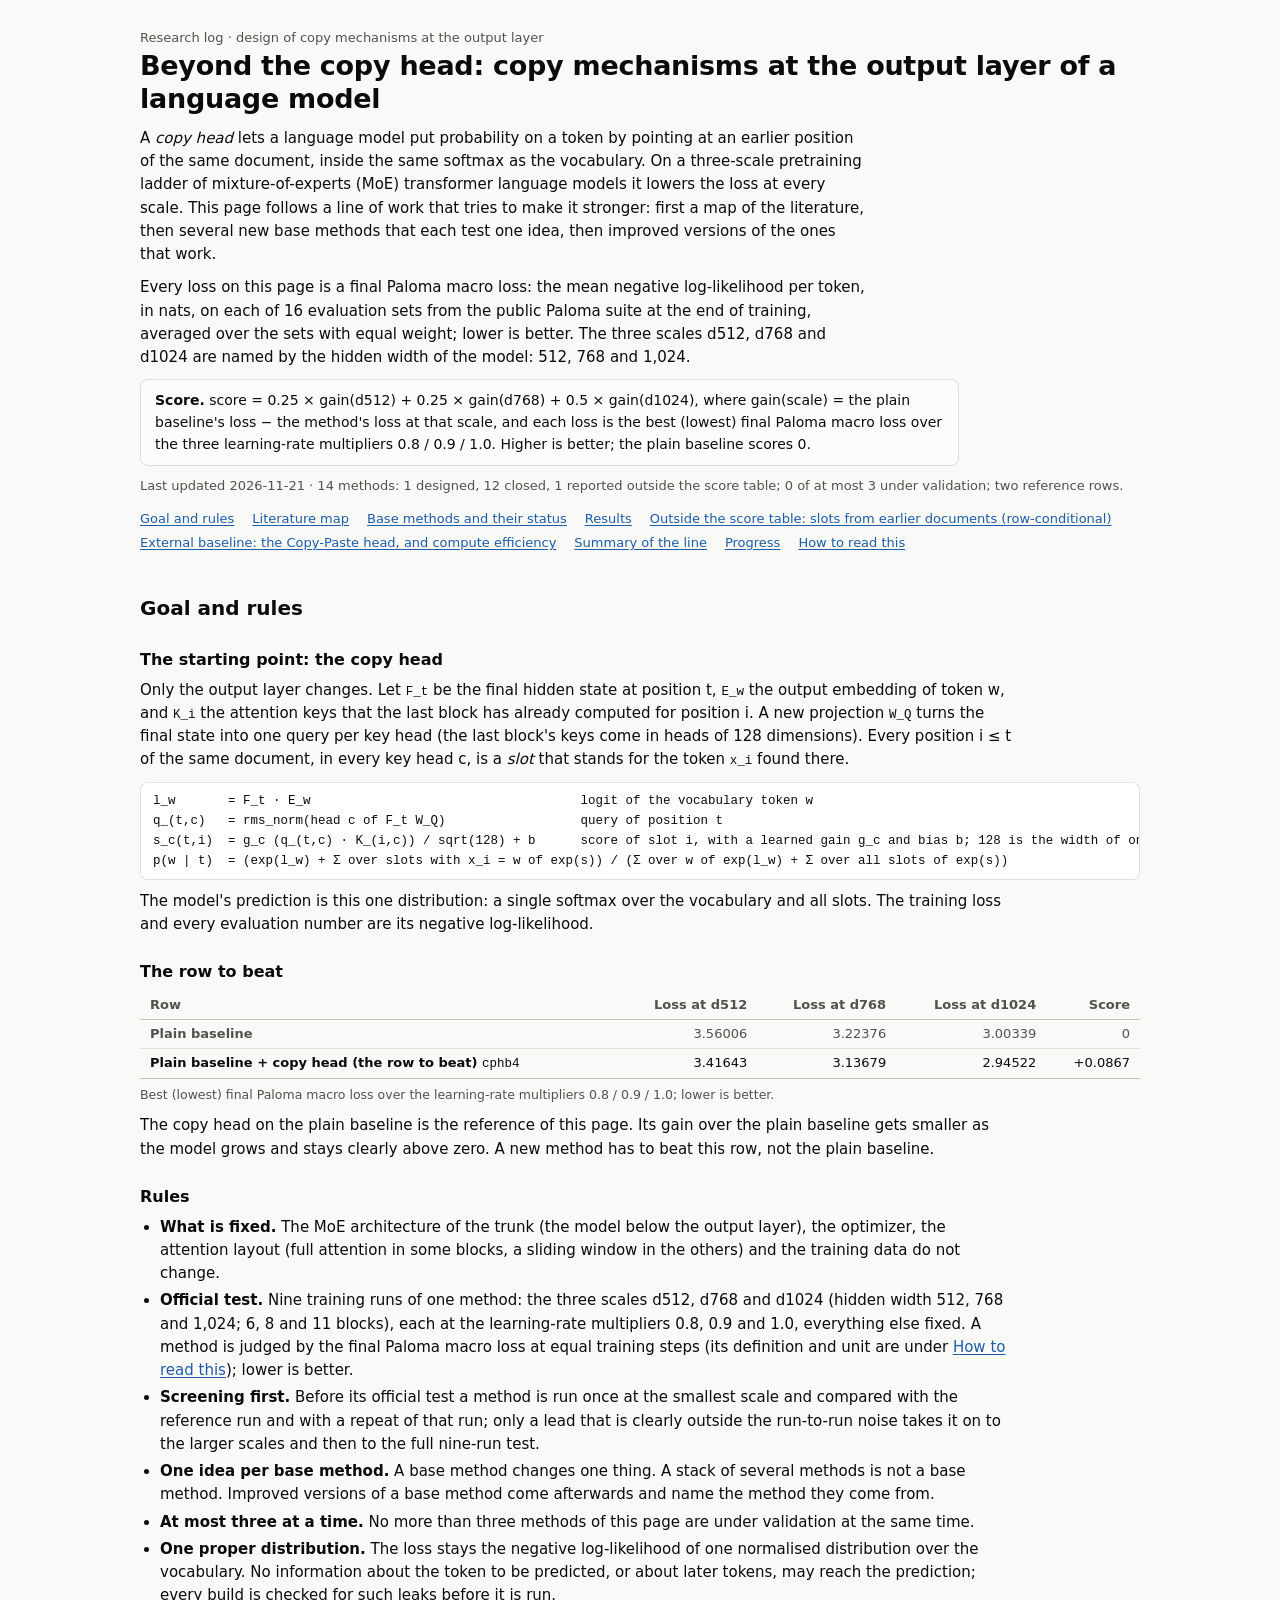
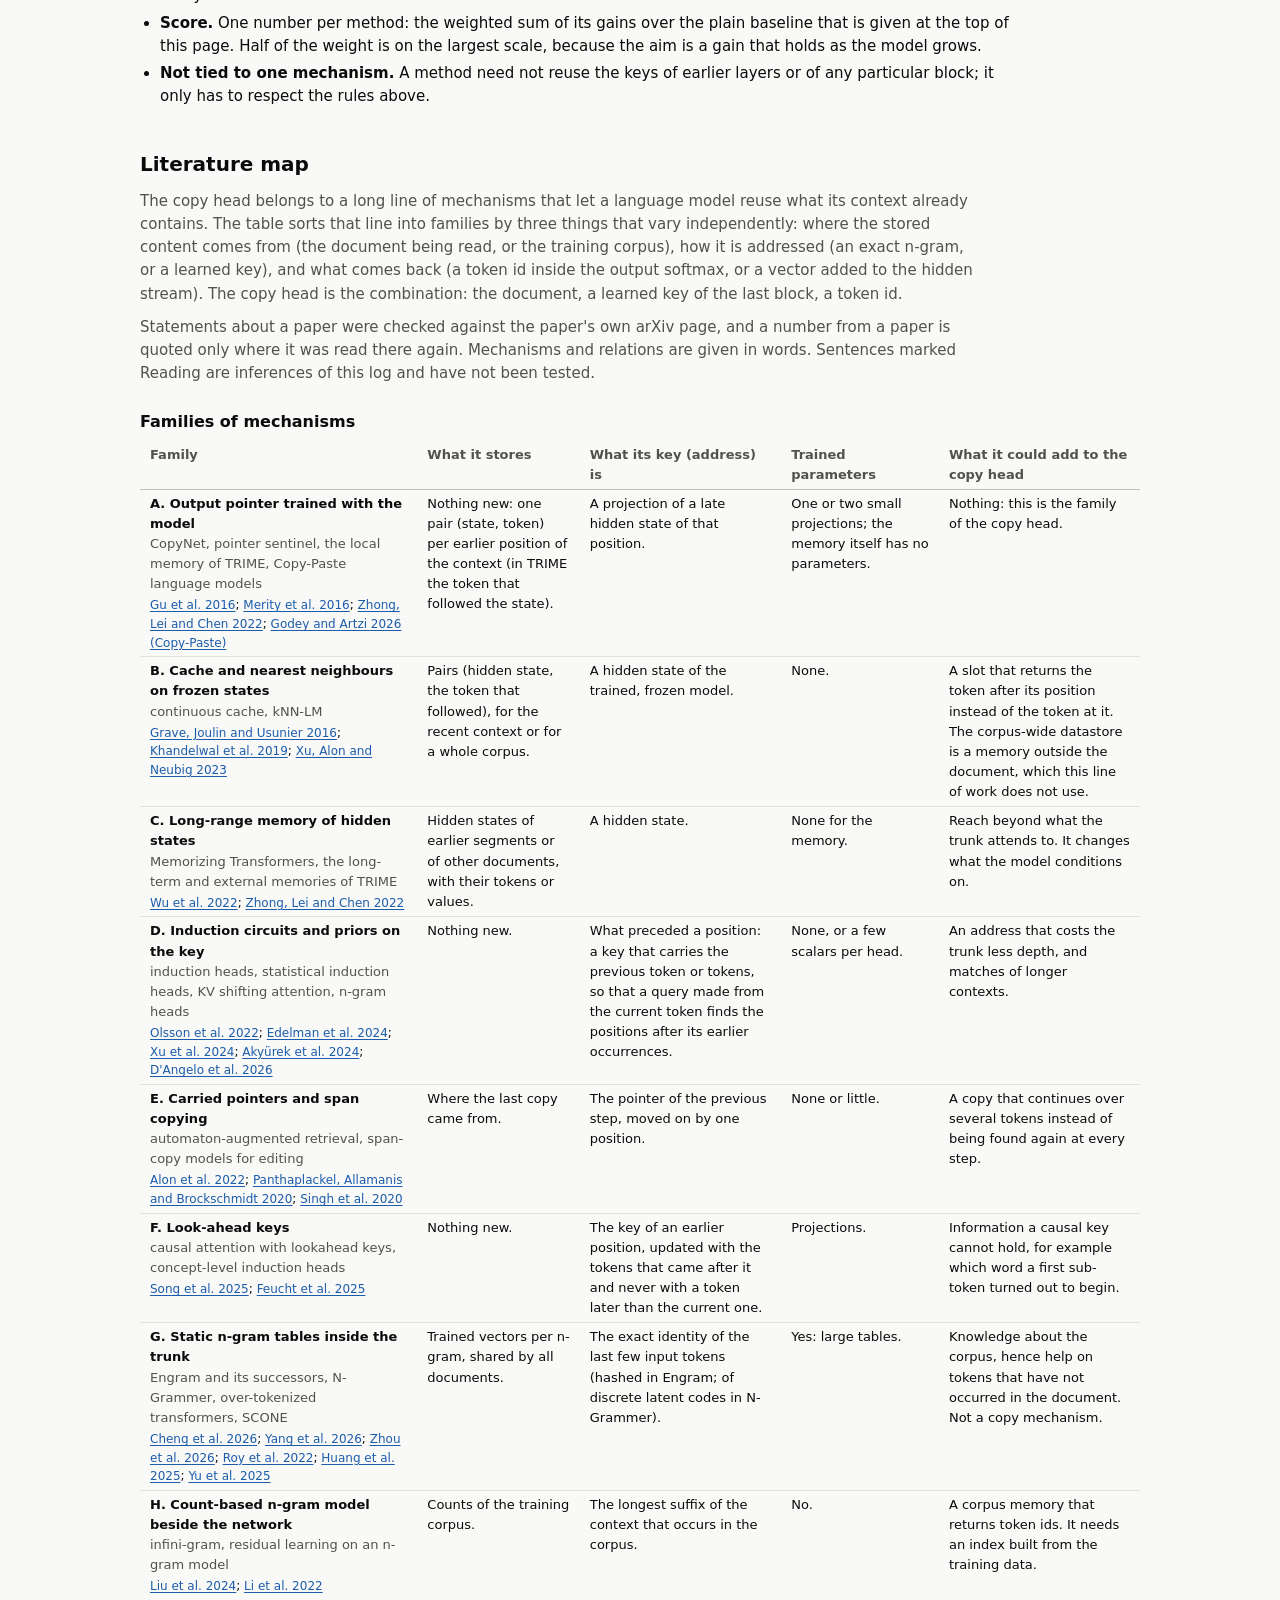
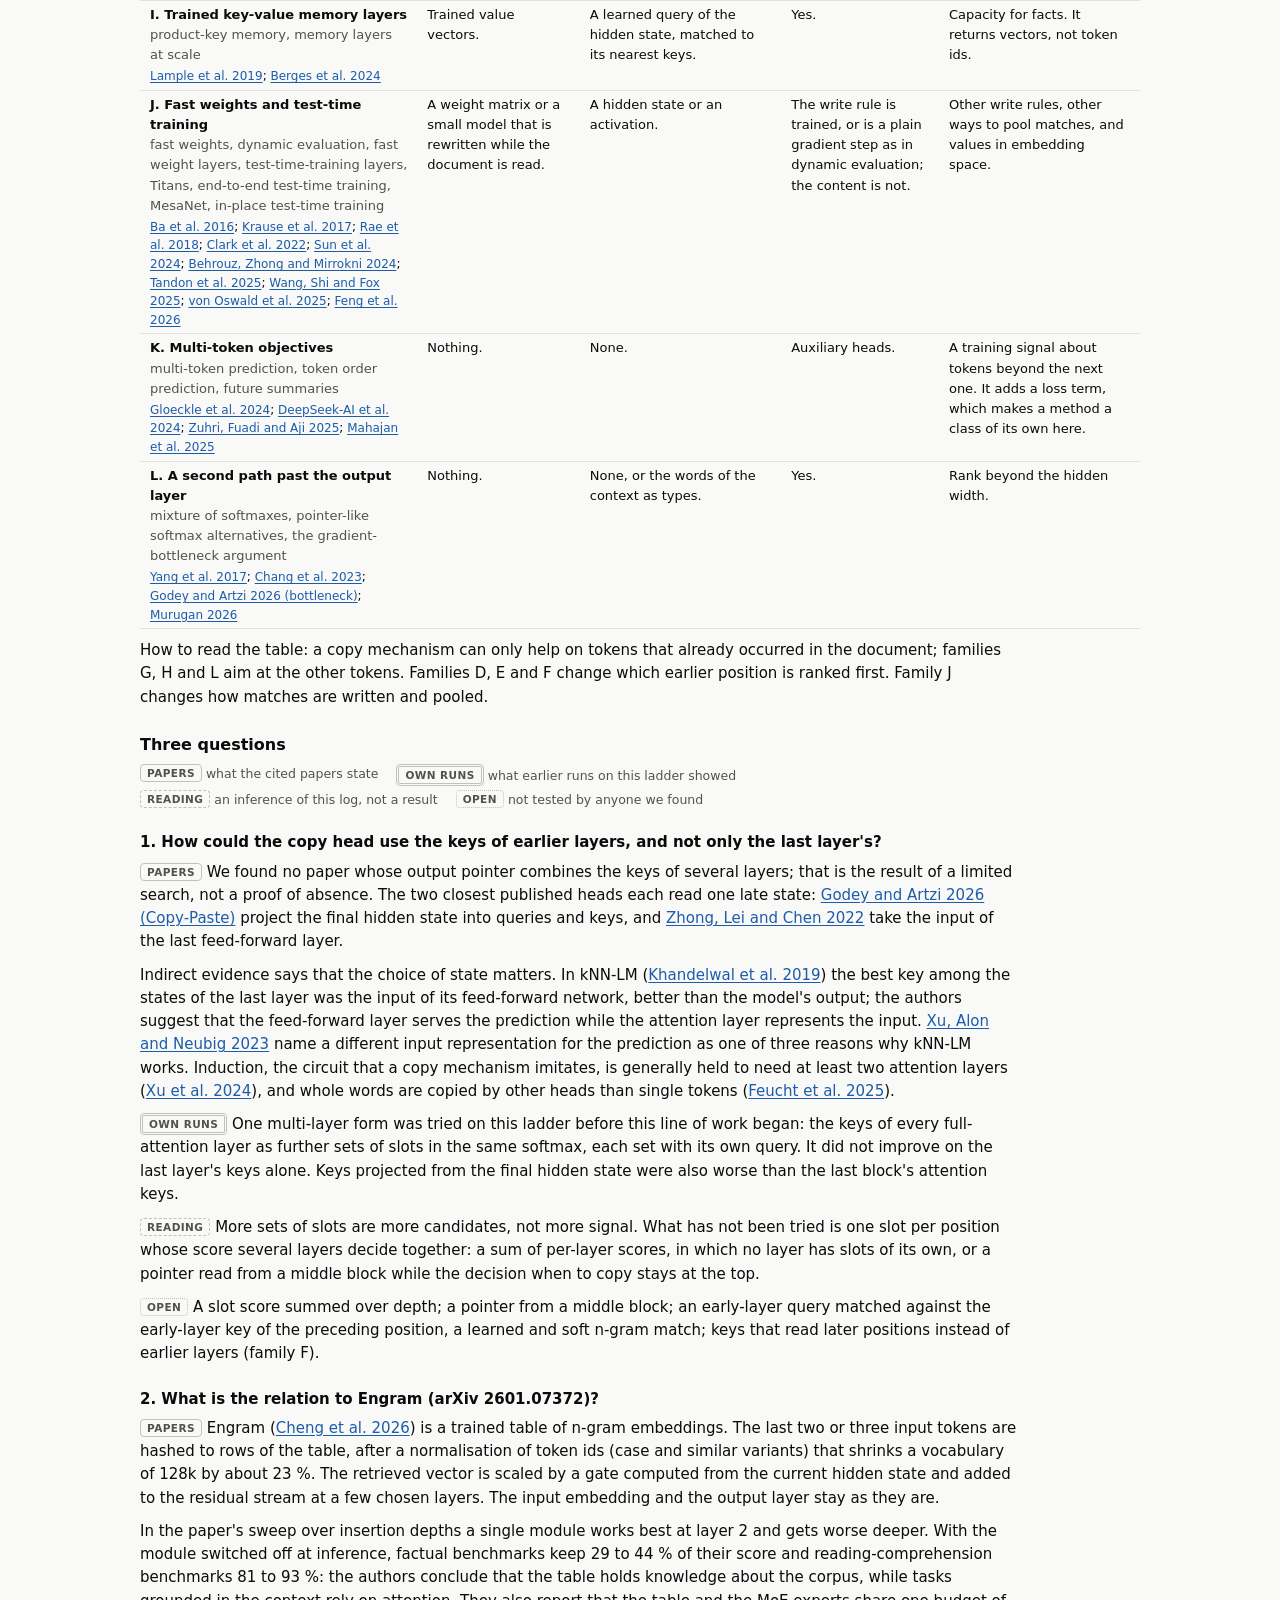
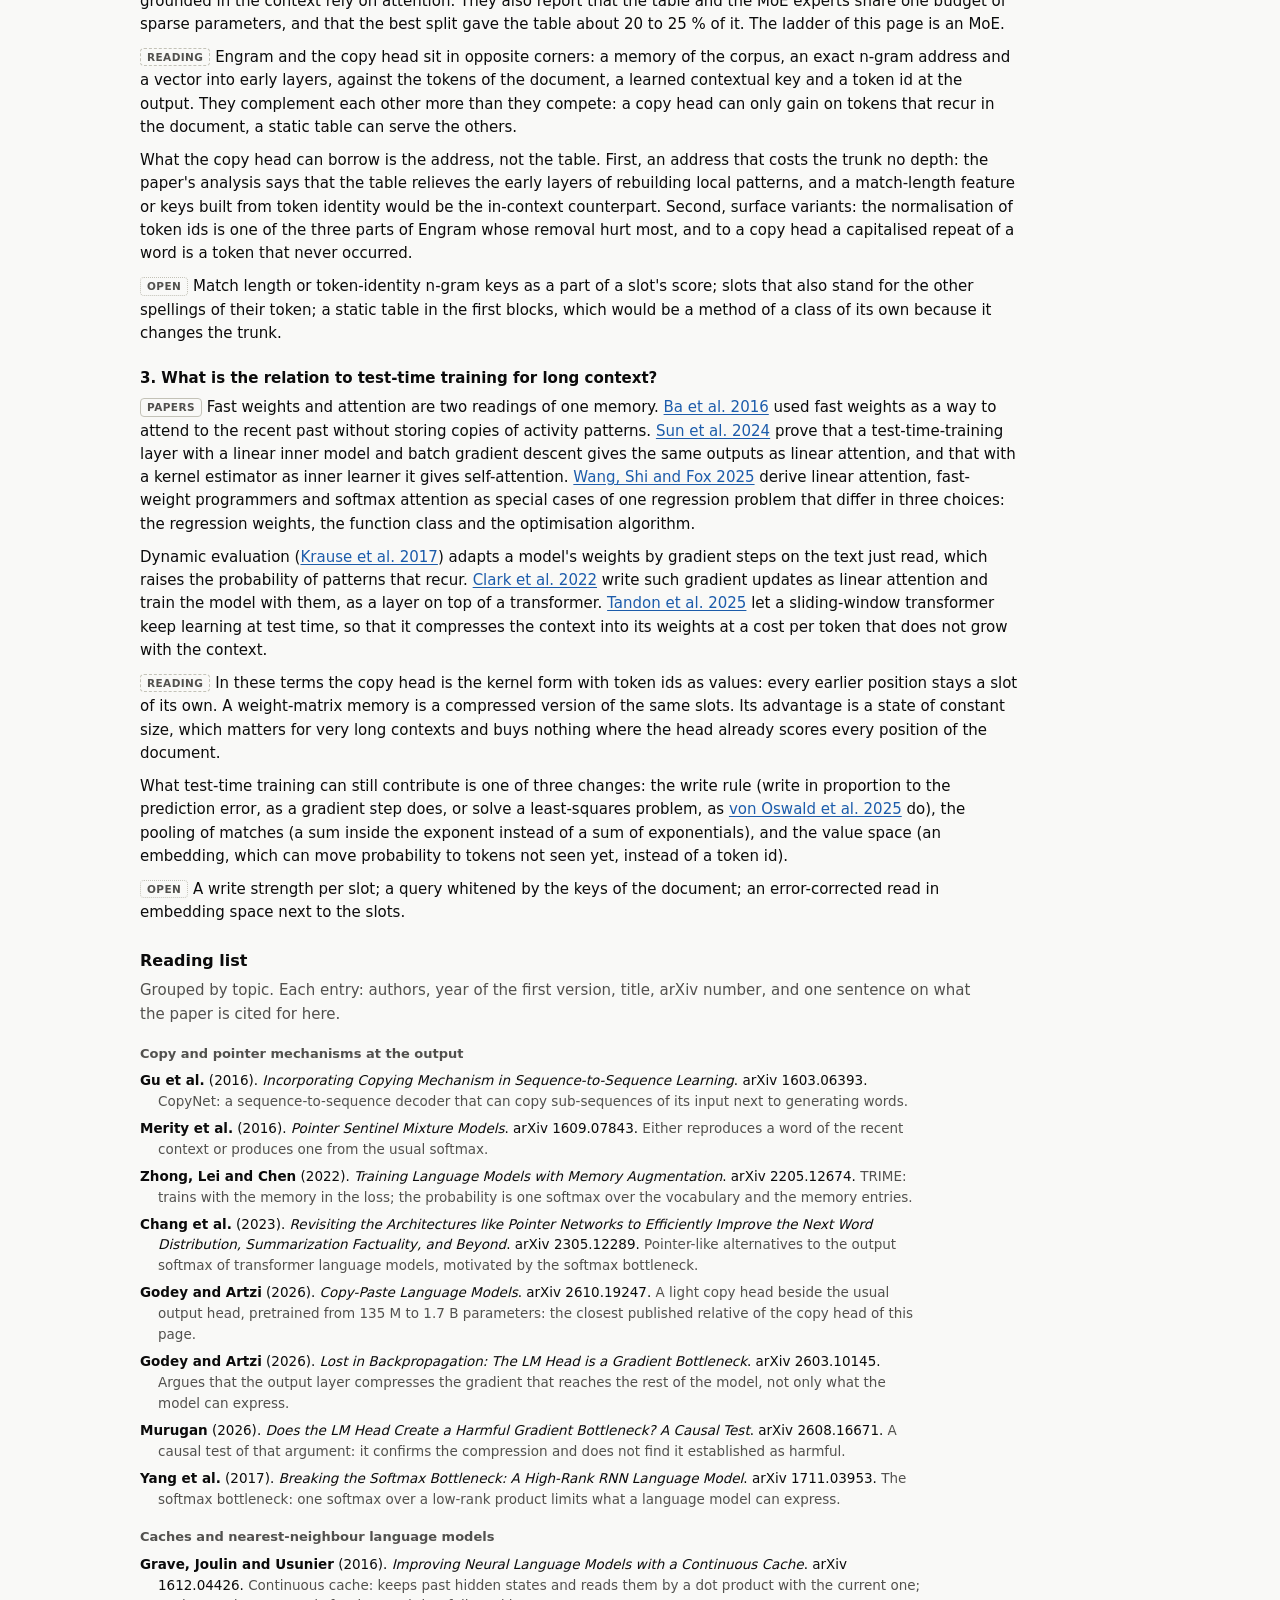
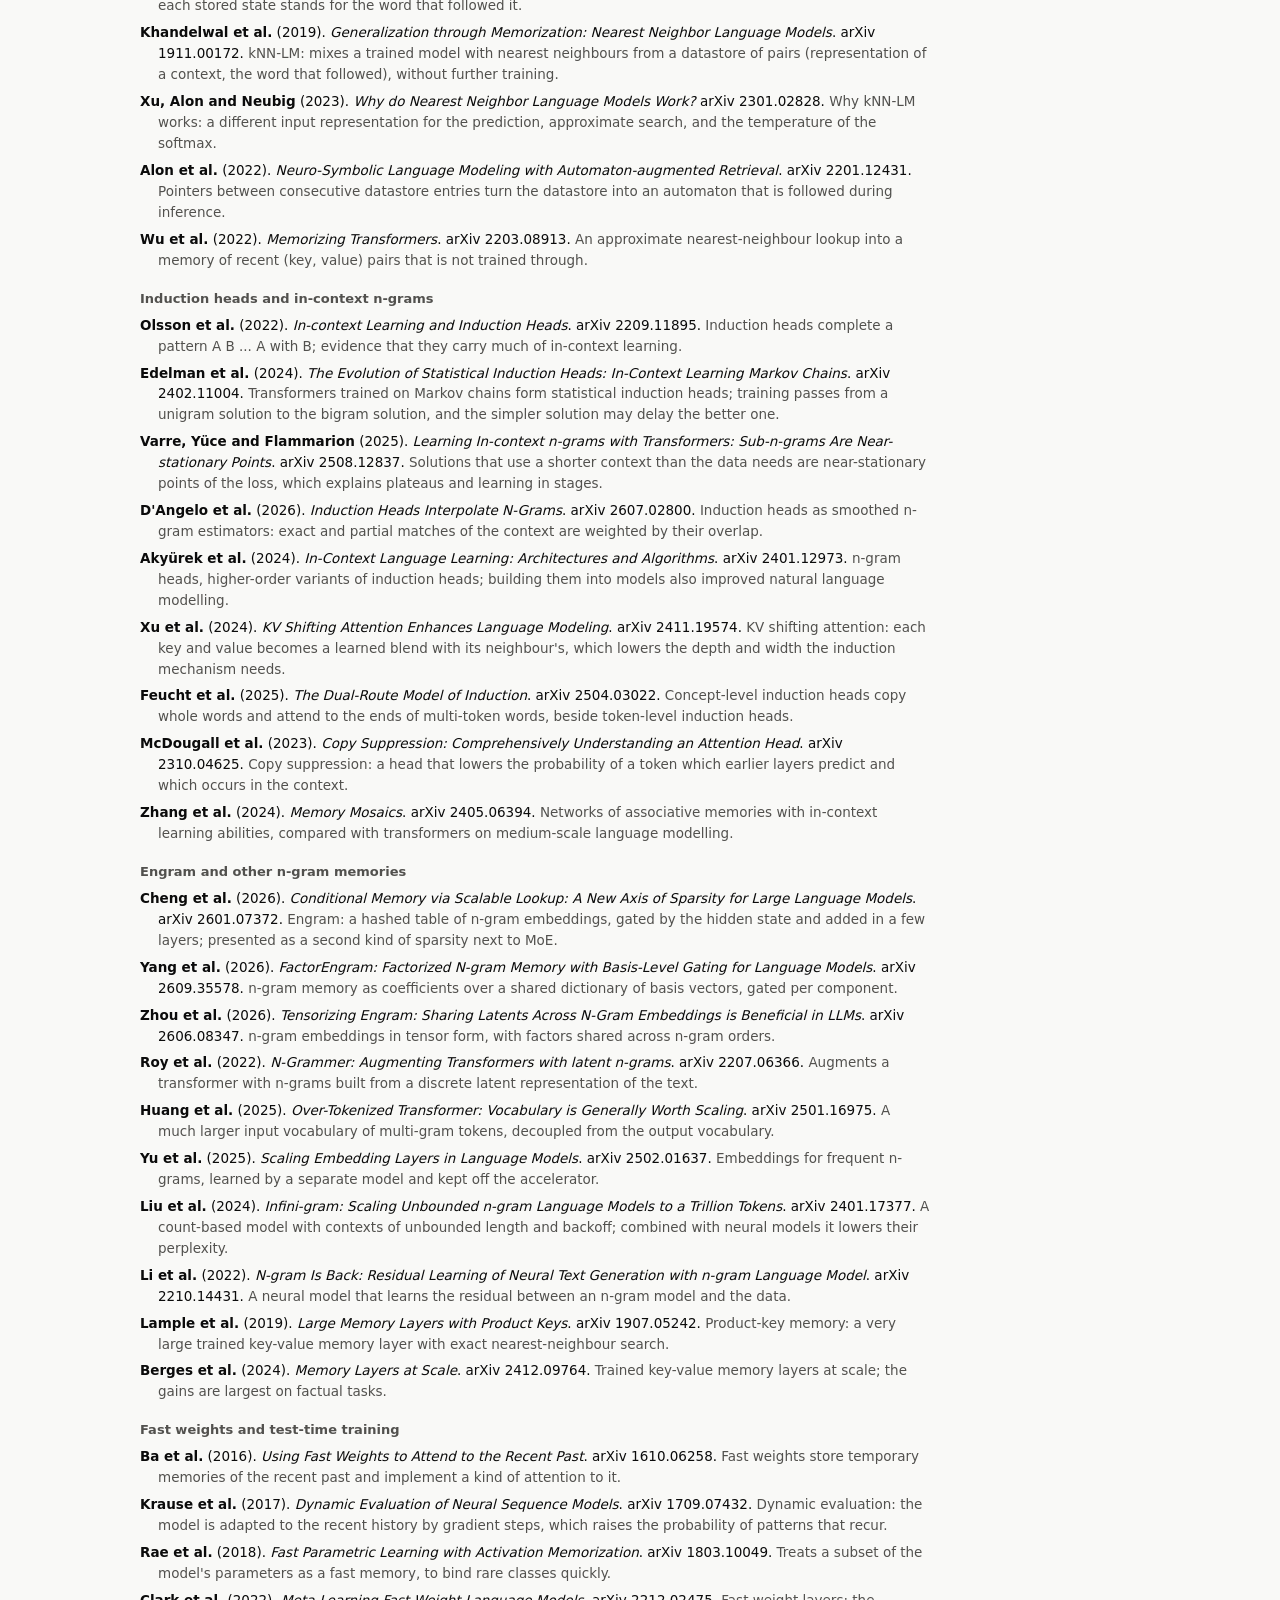
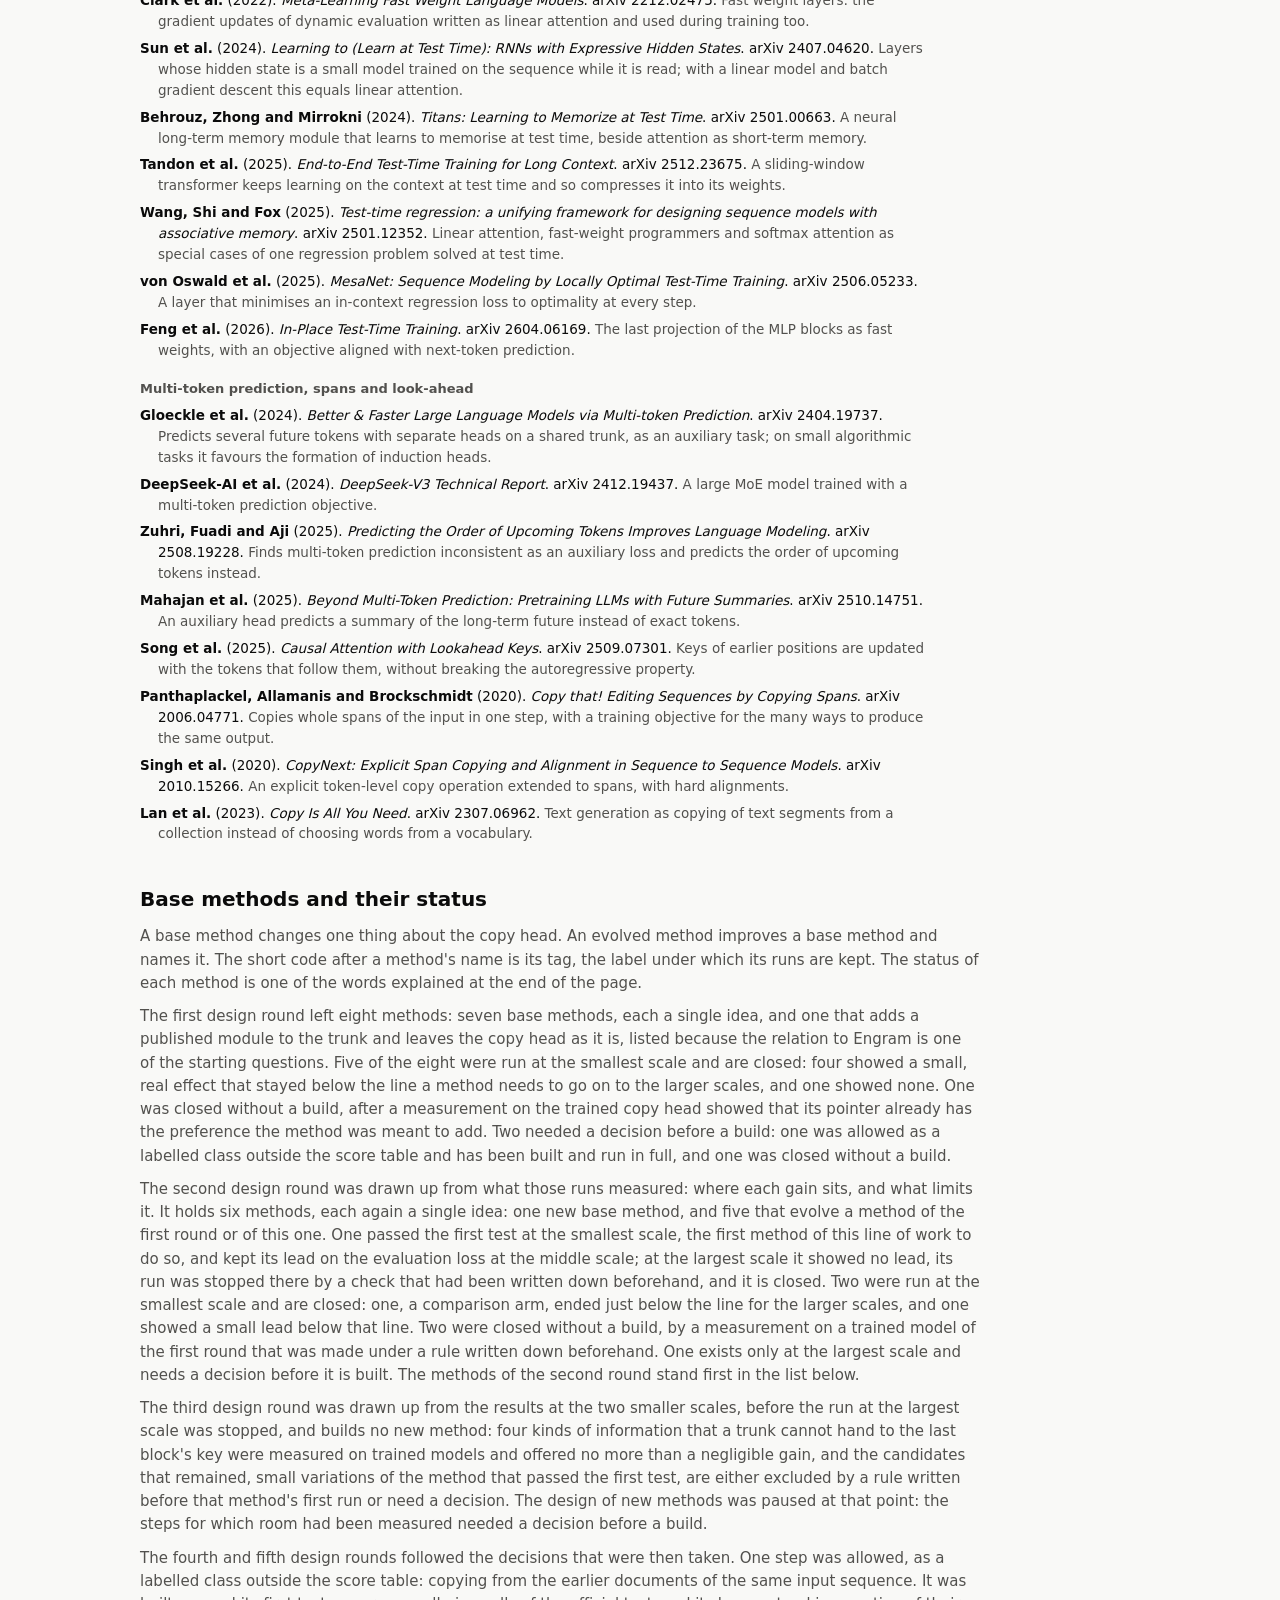
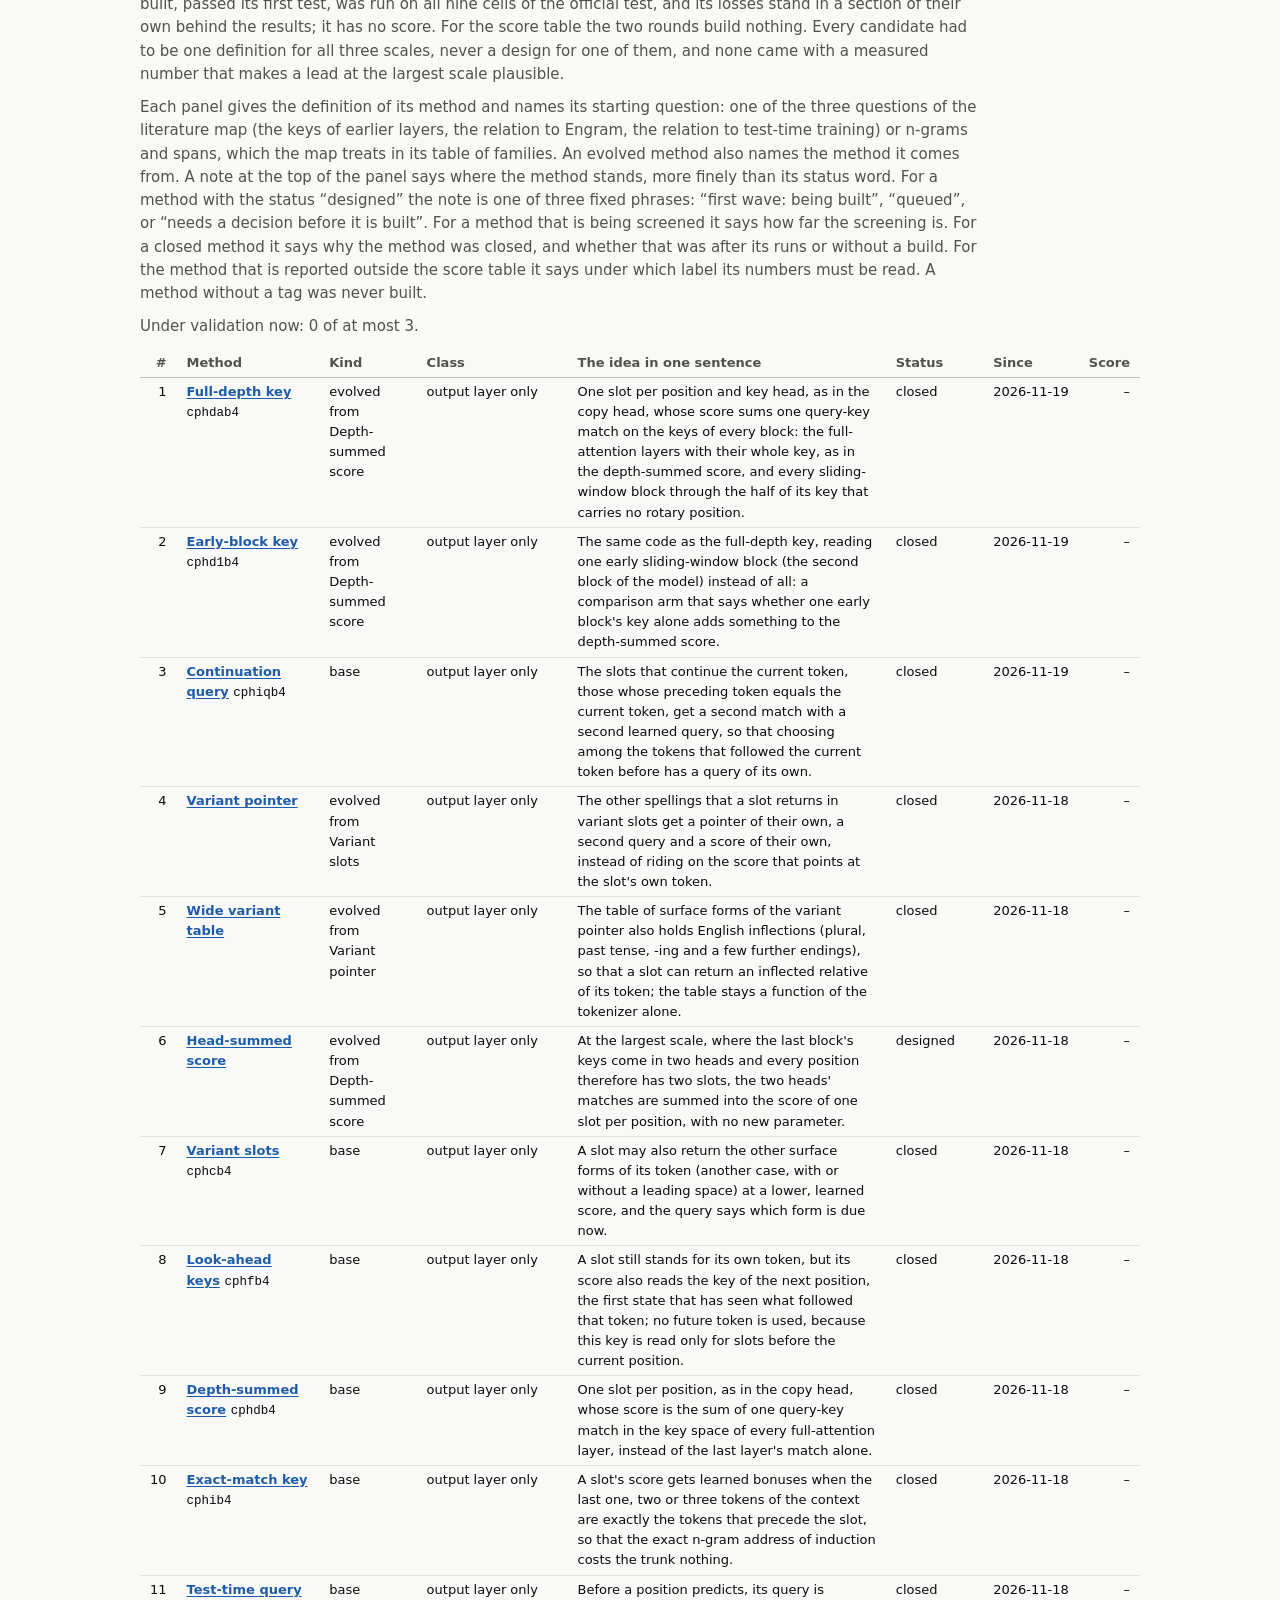
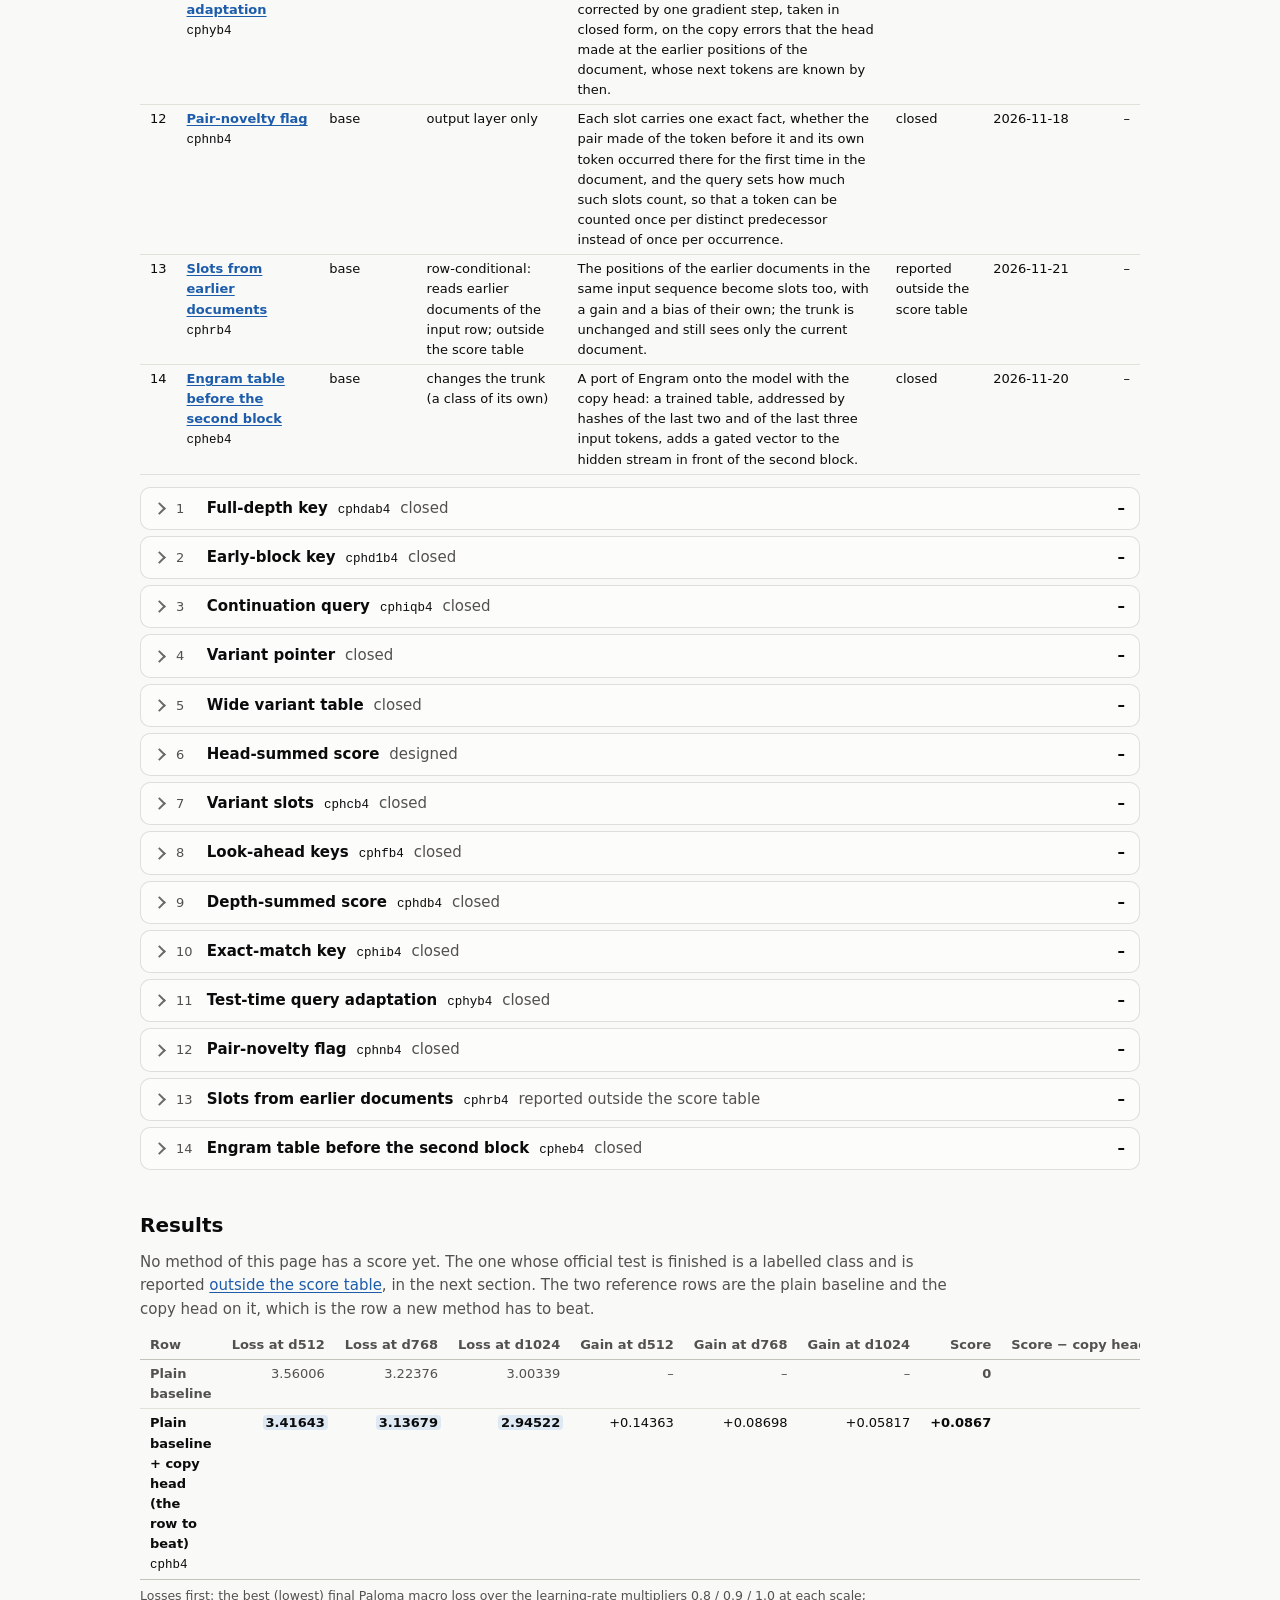
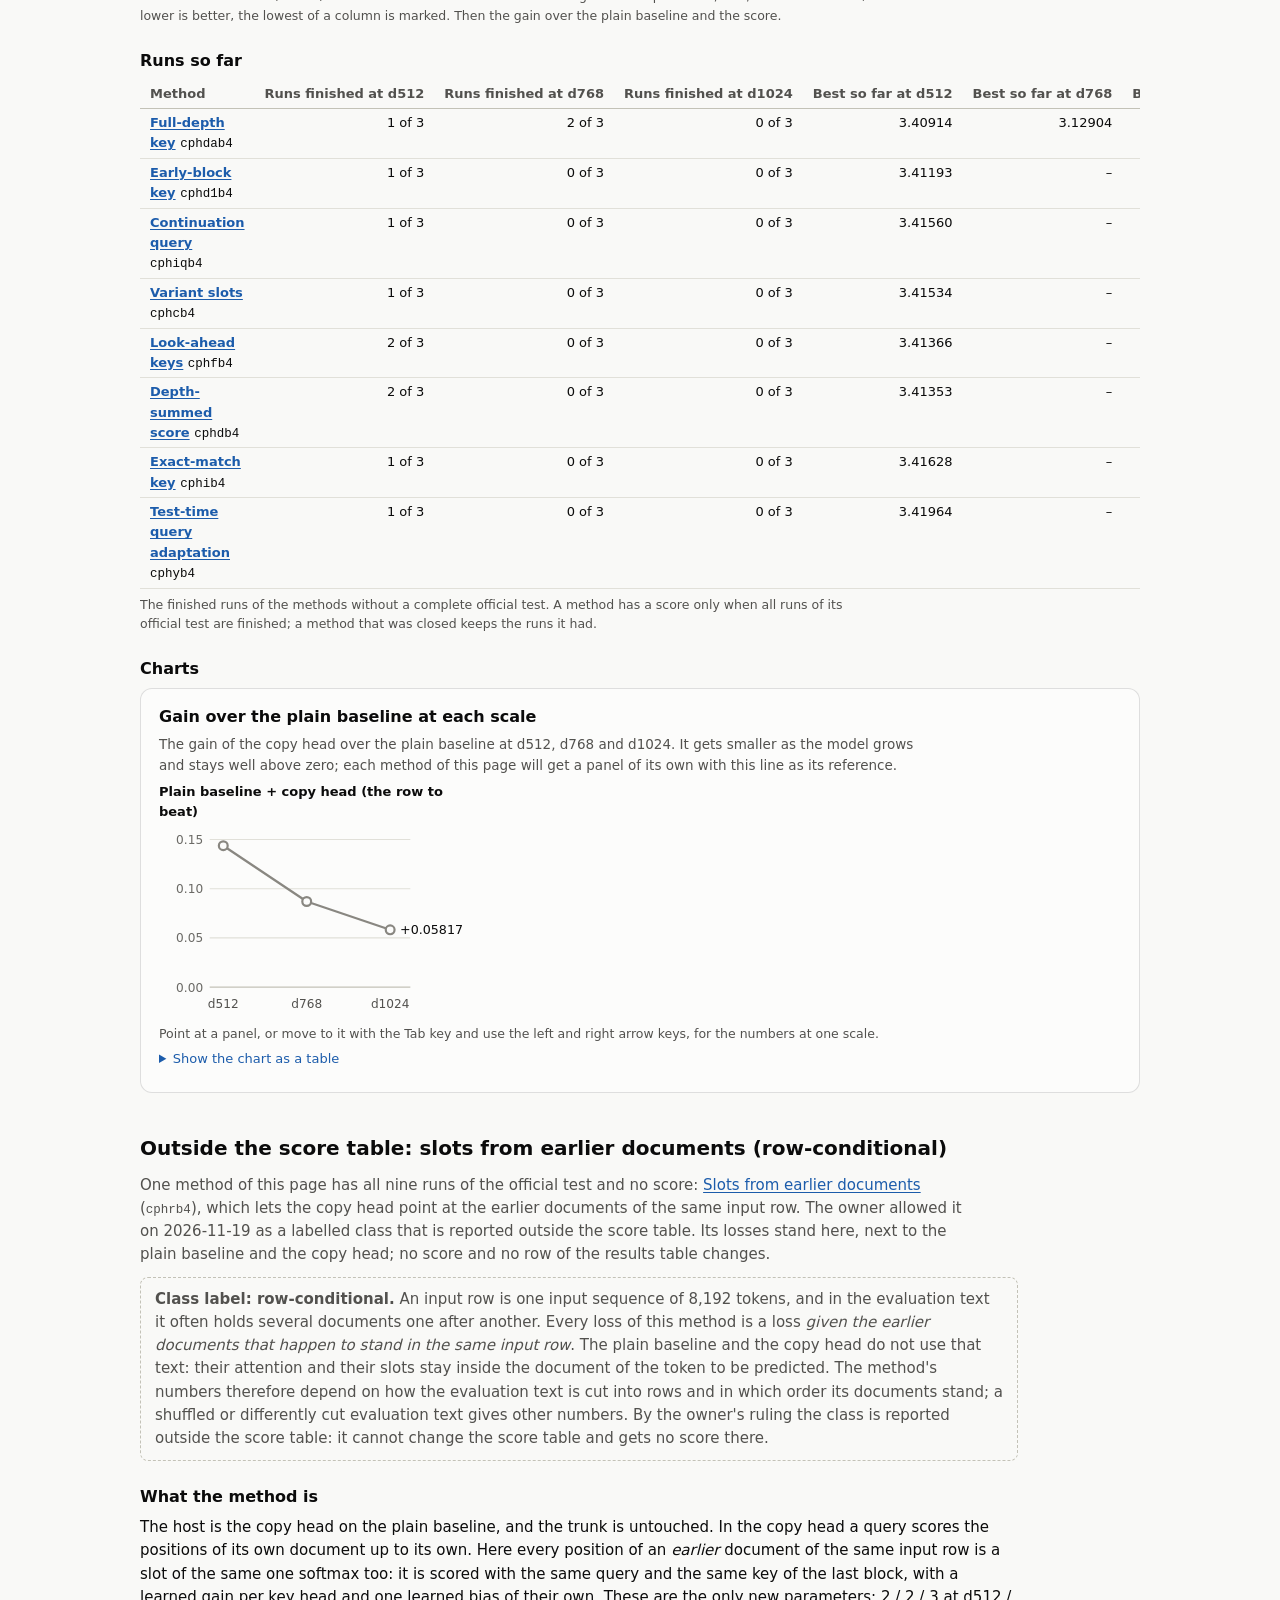
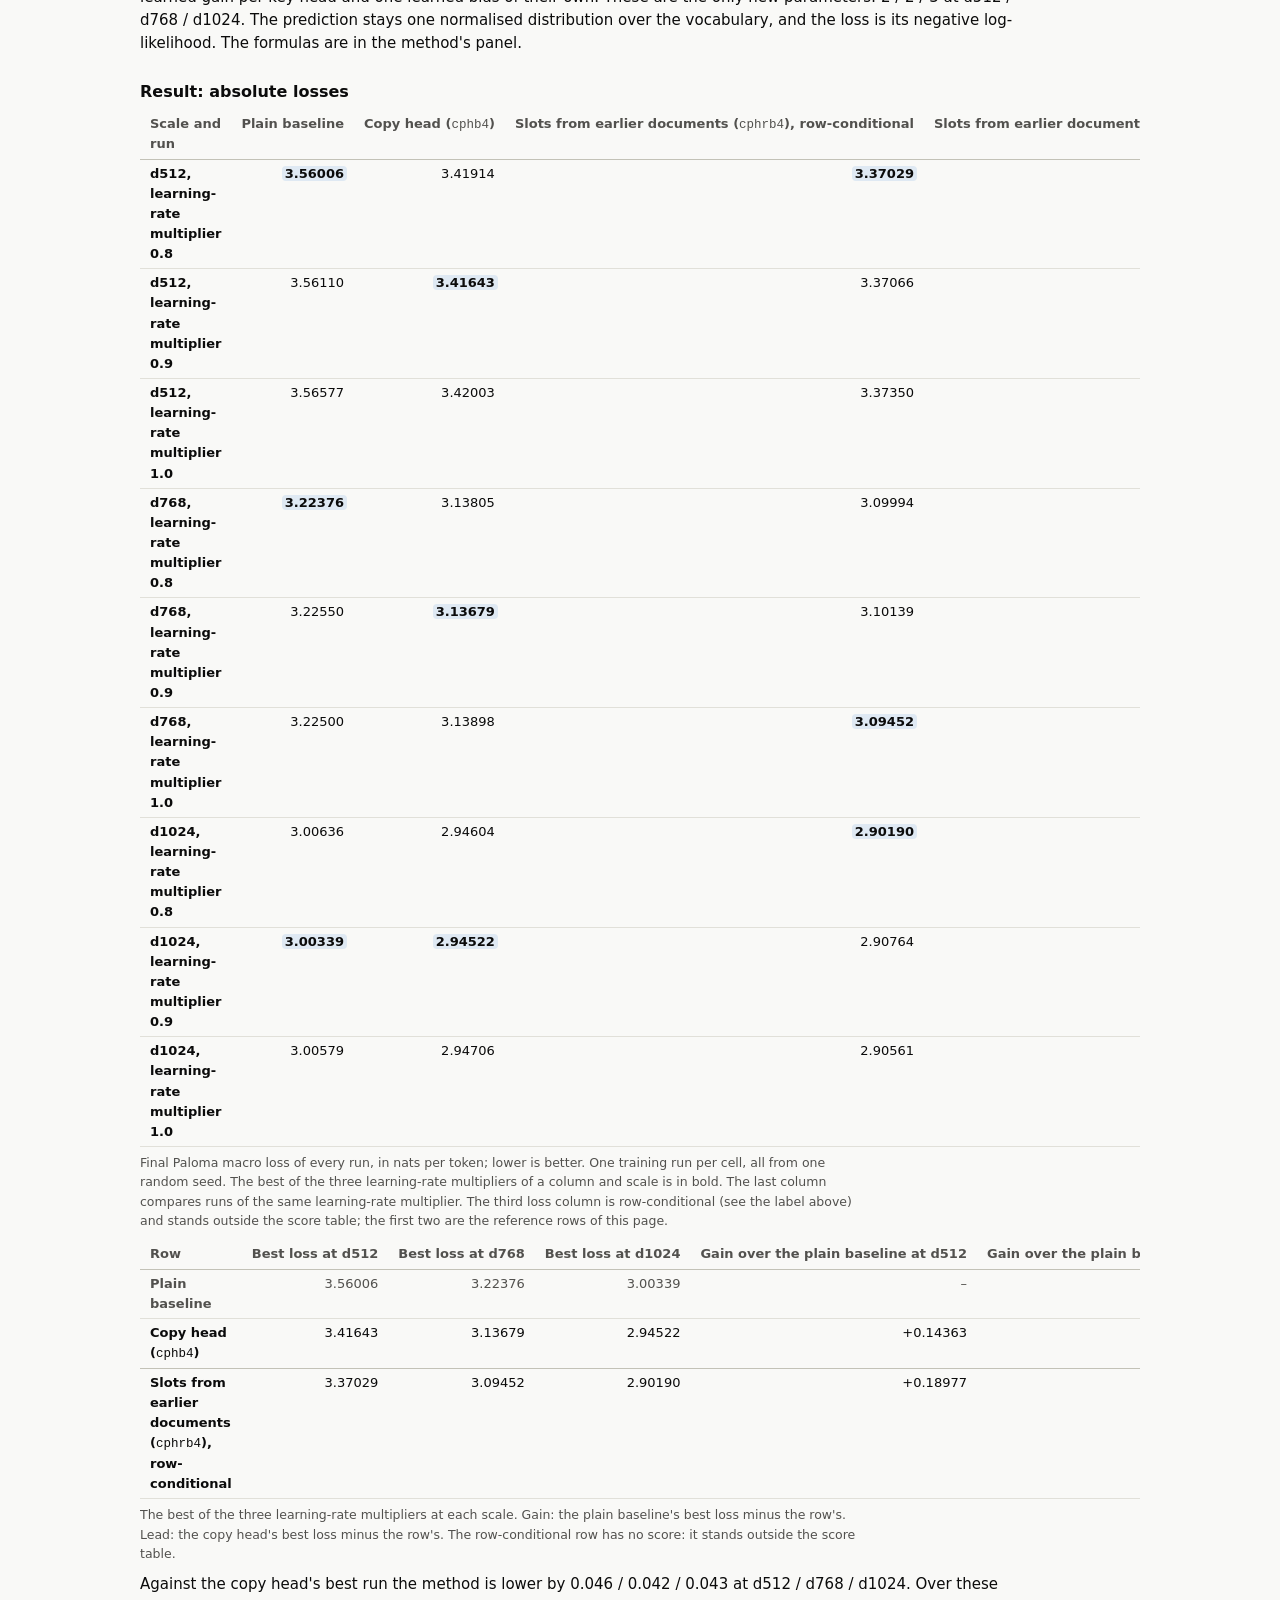
<file: 2d-rsi/induction-rsi/index.html>
<!doctype html>
<html lang="en">
<head>
<meta charset="utf-8">
<meta name="viewport" content="width=device-width, initial-scale=1">
<meta name="robots" content="noindex">
<meta name="referrer" content="no-referrer">
<meta http-equiv="Content-Security-Policy" content="default-src 'none'; style-src 'unsafe-inline'; script-src 'unsafe-inline'; img-src data:; base-uri 'none'; form-action 'none'">
<title>Beyond the copy head: copy mechanisms at the output layer of a language model</title>
<meta name="description" content="Goal, literature map, base methods and results of a research line that tries to improve a copy head at the output layer of transformer language models, on a three-scale pretraining ladder.">
<link rel="icon" href="data:,">
<style>
/* Colour tokens: light first, dark selected separately (same hues, stepped for the dark surface). */
:root {
  color-scheme: light dark;
  --plane: #f9f9f7;
  --surface: #fcfcfb;
  --raised: #ffffff;
  --ink: #0b0b0b;
  --ink-2: #52514e;
  --ink-3: #6b6a66;
  --grid: #e1e0d9;
  --axis: #c3c2b7;
  --border: rgba(11, 11, 11, 0.12);
  --s1: #2a78d6;
  --s2: #eb6834;
  --refmark: #898781;
  --link: #1c5cab;
  --focus: #2a78d6;
  --sel: #eef4fc;
  --tint: rgba(42, 120, 214, 0.12);
  --shadow: 0 2px 10px rgba(11, 11, 11, 0.12);
}
@media (prefers-color-scheme: dark) {
  :root {
    --plane: #0d0d0d;
    --surface: #1a1a19;
    --raised: #222221;
    --ink: #f0efec;
    --ink-2: #c3c2b7;
    --ink-3: #a09f97;
    --grid: #2c2c2a;
    --axis: #383835;
    --border: rgba(255, 255, 255, 0.12);
    --s1: #3987e5;
    --s2: #d95926;
    --refmark: #898781;
    --link: #86b6ef;
    --focus: #6da7ec;
    --sel: #1d2a3b;
    --tint: rgba(57, 135, 229, 0.2);
    --shadow: 0 2px 12px rgba(0, 0, 0, 0.55);
  }
}

* { box-sizing: border-box; }
html { -webkit-text-size-adjust: 100%; text-size-adjust: 100%; }
body {
  margin: 0;
  background: var(--plane);
  color: var(--ink);
  font: 15px/1.55 system-ui, -apple-system, "Segoe UI", sans-serif;
}
.page { max-width: 1040px; margin: 0 auto; padding: 28px 20px 56px; }
h1 { font-size: 27px; line-height: 1.2; margin: 2px 0 12px; letter-spacing: -0.01em; }
h2 { font-size: 20px; margin: 40px 0 10px; }
h3 { font-size: 16px; margin: 24px 0 6px; }
h4 { font-size: 14px; margin: 20px 0 6px; }
h5 { font-size: 14px; margin: 20px 0 6px; }
p { margin: 0 0 10px; }
section > p, section > ul, section > ol { max-width: 92ch; }
a { color: var(--link); text-underline-offset: 2px; }
code { font: 12.5px/1.5 ui-monospace, "SF Mono", Menlo, Consolas, monospace; }
:focus-visible { outline: 2px solid var(--focus); outline-offset: 2px; }
.quiet { color: var(--ink-2); }
.k { font-weight: 600; }
.nowrap { white-space: nowrap; }
.skip { position: absolute; left: -9999px; top: 8px; background: var(--raised); padding: 6px 10px; border-radius: 6px; }
.skip:focus { left: 12px; z-index: 20; }

/* header */
.eyebrow { color: var(--ink-2); font-size: 13px; margin: 0; }
.intro { max-width: 76ch; }
.formula-box {
  background: var(--surface); border: 1px solid var(--border); border-radius: 8px;
  padding: 10px 14px; max-width: 92ch; font-size: 14px;
}
.updated { color: var(--ink-2); font-size: 13px; }
.toc { display: flex; flex-wrap: wrap; gap: 4px 18px; font-size: 13px; margin: 12px 0 0; }
.noscript { border: 1px solid var(--border); border-radius: 8px; padding: 10px 14px; }

/* cards and charts */
.card {
  background: var(--surface); border: 1px solid var(--border); border-radius: 12px;
  margin: 0 0 18px; padding: 16px 18px 12px;
}
figcaption h4 { margin: 0 0 4px; font-size: 16px; }
figcaption .sub { color: var(--ink-2); font-size: 13.5px; max-width: 88ch; margin-bottom: 6px; }
.keys { display: flex; flex-wrap: wrap; gap: 2px 16px; align-items: center; font-size: 12.5px; color: var(--ink-2); margin: 0 0 6px; }
.key { display: inline-flex; align-items: center; gap: 7px; }
.key .ln { display: inline-block; width: 22px; height: 0; border-top: 2px solid var(--refmark); }
.key .ln-m { border-top-color: var(--s1); }
.key .sw { display: inline-block; width: 12px; height: 12px; border-radius: 3px; background: var(--refmark); }
.key .sw-m { background: var(--s1); }
.key .vmark { display: inline-block; width: 0; height: 14px; border-left: 2px solid var(--ink-2); }
.chart { position: relative; }
.chart svg { display: block; overflow: visible; }
.hint { color: var(--ink-2); font-size: 12.5px; margin: 6px 0 6px; max-width: 96ch; }
svg text { font-family: inherit; fill: var(--ink-2); font-size: 11px; }
.t-tick { font-variant-numeric: tabular-nums; fill: var(--ink-3); }
.t-lab { fill: var(--ink); font-size: 11.5px; font-variant-numeric: tabular-nums; }
.halo { paint-order: stroke; stroke: var(--surface); stroke-width: 3px; stroke-linejoin: round; }
.grid { stroke: var(--grid); stroke-width: 1; }
.base { stroke: var(--axis); stroke-width: 1; }
.cross { stroke: var(--ink-3); stroke-width: 1; visibility: hidden; }
.cross.is-on { visibility: visible; }
.l-m { fill: none; stroke: var(--s1); stroke-width: 2; stroke-linejoin: round; stroke-linecap: round; }
.l-r { fill: none; stroke: var(--refmark); stroke-width: 2; stroke-linejoin: round; stroke-linecap: round; }
.d-m { fill: var(--s1); stroke: var(--surface); stroke-width: 2; }
.d-r { fill: var(--surface); stroke: var(--refmark); stroke-width: 2; }
.b-m { fill: var(--s1); }
.b-r { fill: var(--refmark); }
.refline { stroke: var(--ink-2); stroke-width: 2; }
.hit { fill: transparent; }

/* the optional section "compute" (2026-11-20): static drawings; --s2 is the second series hue */
.ce-fig svg { width: 100%; height: auto; max-width: 780px; }
.ce-l-baseline, .ce-l-copyhead, .ce-l-external, .ce-l-ref { fill: none; stroke-width: 2; stroke-linecap: round; }
.ce-l-baseline { stroke: var(--ink); }
.ce-l-copyhead { stroke: var(--s1); }
.ce-l-external { stroke: var(--s2); stroke-dasharray: 1 5; }
.ce-l-ref { stroke: var(--refmark); stroke-width: 1.5; stroke-dasharray: 6 4; stroke-linecap: butt; }
.ce-thin { stroke-width: 1; stroke-opacity: 0.5; }
.ce-lead { stroke-width: 1.5; stroke-opacity: 1; stroke-dasharray: none; }
.ce-d-baseline { fill: var(--ink); stroke: var(--surface); stroke-width: 2; }
.ce-d-copyhead { fill: var(--s1); stroke: var(--surface); stroke-width: 2; }
.ce-d-external { fill: none; stroke: var(--s2); stroke-width: 2; stroke-linejoin: round; }
.ce-mark { stroke: var(--ink-2); stroke-width: 1; }
.ce-band { fill: var(--tint); }
.ce-stem { stroke: var(--s2); stroke-width: 2; }
.key .ce-k-baseline { border-top-color: var(--ink); }
.key .ce-k-copyhead { border-top-color: var(--s1); }
.key .ce-k-external { border-top: 2px dotted var(--s2); }
.key .ce-k-ref { border-top: 2px dashed var(--refmark); }
.pending { color: var(--ink); border-color: var(--ink-3); }

/* bar list: a name and a figure per row, the bar under them, all bars on one scale */
.barlist { display: grid; gap: 10px; }
.brow { outline: none; border-radius: 6px; padding: 2px 4px; margin: 0 -4px; }
.brow:hover, .brow:focus-visible { background: var(--sel); }
.brow:focus-visible { outline: 2px solid var(--focus); }
.bhead { display: flex; justify-content: space-between; gap: 12px; align-items: baseline; font-size: 13px; }
.bname { color: var(--ink); }
.bval { color: var(--ink); font-weight: 600; font-variant-numeric: tabular-nums; white-space: nowrap; }
.baxis-title { color: var(--ink-2); font-size: 12px; margin: 0; }

/* small multiples: one panel per method, one vertical scale */
.panels { display: grid; grid-template-columns: repeat(auto-fill, minmax(230px, 1fr)); gap: 14px 18px; }
.panel-sm { min-width: 0; }
.ptitle { font-size: 13px; font-weight: 600; margin: 0 0 2px; }
.panel-sm svg { width: 100%; height: auto; max-width: 340px; outline: none; border-radius: 6px; }
.panel-sm svg:focus-visible { outline: 2px solid var(--focus); }

/* tooltip */
.tip {
  position: absolute; z-index: 30; pointer-events: none; max-width: 300px;
  background: var(--raised); color: var(--ink); border: 1px solid var(--border); border-radius: 8px;
  box-shadow: var(--shadow); padding: 8px 11px; font-size: 12.5px; line-height: 1.45;
}
.tip[hidden] { display: none; }
.tip .th { font-weight: 600; margin: 0 0 2px; }
.tip .tr { display: flex; justify-content: space-between; gap: 16px; align-items: center; }
.tip .tr .tv { font-weight: 600; font-variant-numeric: tabular-nums; }
.tip .tr .tk { color: var(--ink-2); display: inline-flex; align-items: center; gap: 6px; }
.tip .tr .tk i { display: inline-block; width: 12px; height: 0; border-top: 2px solid var(--refmark); }
.tip .tr .tk i.k-m { border-top-color: var(--s1); }

/* literature */
.sectlead { max-width: 88ch; color: var(--ink-2); }
table.lit td, table.lit th { vertical-align: top; }
table.lit tbody th { white-space: normal; min-width: 170px; }
.fam-name { display: block; font-weight: 600; }
.fam-ex { display: block; font-weight: 400; color: var(--ink-2); }
.refs-in { display: block; font-weight: 400; font-size: 12px; margin-top: 2px; }
.tag {
  display: inline-block; font-size: 10.5px; font-weight: 600; letter-spacing: 0.04em; text-transform: uppercase;
  padding: 0 6px; border-radius: 4px; border: 1px solid var(--axis); color: var(--ink-2);
  vertical-align: 1px; white-space: nowrap;
}
.tag.t-own { border-style: double; border-width: 3px; }
.tag.t-reading { border-style: dashed; }
.tag.t-open { border-style: dotted; }
.taglegend { display: flex; flex-wrap: wrap; gap: 4px 18px; font-size: 12.5px; color: var(--ink-2); }
.qa { max-width: 92ch; }
h4.question { font-size: 15px; margin-top: 22px; }
h4.grp { color: var(--ink-2); font-weight: 600; font-size: 13px; margin: 18px 0 6px; }
ul.refs { list-style: none; padding-left: 0; font-size: 13.5px; }
ul.refs li { margin-bottom: 6px; padding-left: 18px; text-indent: -18px; max-width: 100ch; scroll-margin-top: 10px; }
ul.refs li:target { background: var(--sel); }
.refnote { color: var(--ink-2); }

/* method list */
.empty { border: 1px dashed var(--axis); border-radius: 8px; padding: 10px 14px; color: var(--ink-2); max-width: 92ch; }
.mlist { display: grid; gap: 6px; margin-top: 12px; }
details.method {
  background: var(--surface); border: 1px solid var(--border); border-radius: 10px;
  scroll-margin-top: 10px;
}
details.method:target { border-color: var(--focus); box-shadow: 0 0 0 1px var(--focus); }
details.method > summary {
  display: flex; flex-wrap: wrap; align-items: baseline; gap: 2px 10px;
  padding: 9px 14px; cursor: pointer; list-style: none; border-radius: 10px;
}
details.method > summary::-webkit-details-marker { display: none; }
details.method > summary::before {
  content: ""; flex: none; width: 7px; height: 7px; margin-right: 2px; align-self: center;
  border-right: 2px solid var(--ink-3); border-bottom: 2px solid var(--ink-3); transform: rotate(-45deg);
}
details.method[open] > summary::before { transform: rotate(45deg); }
details.method[open] > summary { border-bottom: 1px solid var(--border); border-radius: 10px 10px 0 0; }
.s-n { color: var(--ink-2); font-variant-numeric: tabular-nums; min-width: 1.6em; font-size: 13px; }
.s-tag { font-weight: 600; }
.s-title { flex: 1 1 200px; color: var(--ink-2); }
.s-score { margin-left: auto; font-weight: 600; font-variant-numeric: tabular-nums; }
.panel { padding: 12px 16px 14px; }
.panel > p, .panel li { max-width: 92ch; }
.lead { font-size: 15.5px; }
.chips { display: flex; flex-wrap: wrap; gap: 6px; margin-bottom: 8px; }
.chip {
  font-size: 12px; color: var(--ink-2); border: 1px solid var(--border); border-radius: 999px;
  padding: 1px 9px; background: var(--raised);
}
ul, ol { margin: 0 0 10px; padding-left: 20px; }
li { margin-bottom: 4px; }
ul.labels { border-left: 3px solid var(--ink-3); padding: 6px 10px 6px 30px; background: var(--raised); border-radius: 0 8px 8px 0; }
ul.formulas {
  list-style: none; padding: 8px 12px; background: var(--raised); border: 1px solid var(--border);
  border-radius: 8px; overflow-x: auto; max-width: none;
  font: 12.5px/1.6 ui-monospace, "SF Mono", Menlo, Consolas, monospace;
}
ul.formulas li { white-space: pre; margin: 0; }
ul.statuswords { list-style: none; padding-left: 0; }
.goto { white-space: normal; }
.scoreline { font-variant-numeric: tabular-nums; margin-top: 8px; }
.note { font-size: 13px; color: var(--ink-2); }
details.sub { margin: 6px 0 10px; }
details.sub > summary { cursor: pointer; color: var(--link); font-size: 13px; width: fit-content; }
details.sub[open] > summary { margin-bottom: 8px; }

/* tables */
.tablewrap { overflow-x: auto; margin: 6px 0 10px; }
table { border-collapse: collapse; font-size: 13px; }
table.view { min-width: 100%; }
caption { caption-side: bottom; text-align: left; color: var(--ink-2); font-size: 12.5px; padding-top: 6px; max-width: 92ch; }
th, td { padding: 4px 10px; border-bottom: 1px solid var(--grid); text-align: left; vertical-align: baseline; }
thead th { color: var(--ink-2); font-weight: 600; border-bottom-color: var(--axis); }
tbody th { font-weight: 600; }
.num { text-align: right; font-variant-numeric: tabular-nums; white-space: nowrap; }
strong.best { background: var(--tint); border-radius: 4px; padding: 0 3px; margin: 0 -3px; }
tr.b-row td, tr.b-row th { color: var(--ink-2); }
tr.r-row td, tr.r-row th { border-bottom-color: var(--axis); }
td.gain { font-weight: 600; }

/* notes and progress */
dl.notes { display: grid; grid-template-columns: minmax(90px, 130px) 1fr; gap: 10px 18px; margin: 0; }
dl.notes > dt { font-weight: 600; }
dl.notes > dd { margin: 0; max-width: 92ch; }
dl.plog > dt { font-weight: 400; color: var(--ink-2); font-variant-numeric: tabular-nums; }
footer { margin-top: 40px; padding-top: 14px; border-top: 1px solid var(--border); color: var(--ink-2); font-size: 13px; }

@media (max-width: 560px) {
  .page { padding: 18px 12px 40px; }
  h1 { font-size: 22px; }
  .card { padding: 12px 10px 10px; border-radius: 10px; }
  dl.notes { grid-template-columns: 1fr; gap: 2px 0; }
  dl.notes > dd { margin-bottom: 10px; }
  .panel { padding: 10px 12px 12px; }
  th, td { padding: 4px 7px; }
}
@media (prefers-reduced-motion: reduce) {
  * { scroll-behavior: auto !important; transition: none !important; animation: none !important; }
}
@media (forced-colors: active) {
  .b-m, .b-r, .d-m { fill: CanvasText; }
  .l-m, .l-r, .grid, .base, .refline, .d-r { stroke: CanvasText; }
}
</style>
</head>
<body>
<a class="skip" href="#goal">Skip to the content</a>
<div class="page">
<header><p class="eyebrow">Research log · design of copy mechanisms at the output layer</p><h1>Beyond the copy head: copy mechanisms at the output layer of a language model</h1><p class="intro">A <em>copy head</em> lets a language model put probability on a token by pointing at an earlier position of the same document, inside the same softmax as the vocabulary. On a three-scale pretraining ladder of mixture-of-experts (MoE) transformer language models it lowers the loss at every scale. This page follows a line of work that tries to make it stronger: first a map of the literature, then several new base methods that each test one idea, then improved versions of the ones that work.</p><p class="intro">Every loss on this page is a final Paloma macro loss: the mean negative log-likelihood per token, in nats, on each of 16 evaluation sets from the public Paloma suite at the end of training, averaged over the sets with equal weight; lower is better. The three scales d512, d768 and d1024 are named by the hidden width of the model: 512, 768 and 1,024.</p><p class="formula-box"><span class="k">Score.</span> score = 0.25 × gain(d512) + 0.25 × gain(d768) + 0.5 × gain(d1024), where gain(scale) = the plain baseline&#x27;s loss − the method&#x27;s loss at that scale, and each loss is the best (lowest) final Paloma macro loss over the three learning-rate multipliers 0.8 / 0.9 / 1.0. Higher is better; the plain baseline scores 0.</p><p class="updated">Last updated <time datetime="2026-11-21">2026-11-21</time> · 14 methods: 1 designed, 12 closed, 1 reported outside the score table; 0 of at most 3 under validation; two reference rows.</p><nav class="toc" aria-label="Sections of this page"><a href="#goal">Goal and rules</a><a href="#literature">Literature map</a><a href="#methods">Base methods and their status</a><a href="#results">Results</a><a href="#outside">Outside the score table: slots from earlier documents (row-conditional)</a><a href="#compute">External baseline: the Copy-Paste head, and compute efficiency</a><a href="#summary">Summary of the line</a><a href="#progress">Progress</a><a href="#notes">How to read this</a></nav></header>
<noscript><p class="noscript">The charts of this page are drawn by a script on the page. Without it, the table under each chart holds the same numbers.</p></noscript>
<main>
<section id="goal" aria-labelledby="goal-h"><h2 id="goal-h">Goal and rules</h2><h3>The starting point: the copy head</h3><p>Only the output layer changes. Let <code>F_t</code> be the final hidden state at position t, <code>E_w</code> the output embedding of token w, and <code>K_i</code> the attention keys that the last block has already computed for position i. A new projection <code>W_Q</code> turns the final state into one query per key head (the last block&#x27;s keys come in heads of 128 dimensions). Every position i ≤ t of the same document, in every key head c, is a <em>slot</em> that stands for the token <code>x_i</code> found there.</p><ul class="formulas"><li>l_w       = F_t · E_w                                    logit of the vocabulary token w</li><li>q_(t,c)   = rms_norm(head c of F_t W_Q)                  query of position t</li><li>s_c(t,i)  = g_c (q_(t,c) · K_(i,c)) / sqrt(128) + b      score of slot i, with a learned gain g_c and bias b; 128 is the width of one key head</li><li>p(w | t)  = (exp(l_w) + Σ over slots with x_i = w of exp(s)) / (Σ over w of exp(l_w) + Σ over all slots of exp(s))</li></ul><p>The model&#x27;s prediction is this one distribution: a single softmax over the vocabulary and all slots. The training loss and every evaluation number are its negative log-likelihood.</p><h3>The row to beat</h3><div class="tablewrap"><table id="reference-table" class="view"><caption>Best (lowest) final Paloma macro loss over the learning-rate multipliers 0.8 / 0.9 / 1.0; lower is better.</caption><thead><tr><th scope="col">Row</th><th scope="col" class="num">Loss at d512</th><th scope="col" class="num">Loss at d768</th><th scope="col" class="num">Loss at d1024</th><th scope="col" class="num">Score</th></tr></thead><tbody><tr class="b-row"><th scope="row">Plain baseline</th><td class="num">3.56006</td><td class="num">3.22376</td><td class="num">3.00339</td><td class="num">0</td></tr><tr class="r-row"><th scope="row">Plain baseline + copy head (the row to beat) <code>cphb4</code></th><td class="num">3.41643</td><td class="num">3.13679</td><td class="num">2.94522</td><td class="num">+0.0867</td></tr></tbody></table></div><p>The copy head on the plain baseline is the reference of this page. Its gain over the plain baseline gets smaller as the model grows and stays clearly above zero. A new method has to beat this row, not the plain baseline.</p><h3>Rules</h3><ul><li><strong>What is fixed.</strong> The MoE architecture of the trunk (the model below the output layer), the optimizer, the attention layout (full attention in some blocks, a sliding window in the others) and the training data do not change.</li><li><strong>Official test.</strong> Nine training runs of one method: the three scales d512, d768 and d1024 (hidden width 512, 768 and 1,024; 6, 8 and 11 blocks), each at the learning-rate multipliers 0.8, 0.9 and 1.0, everything else fixed. A method is judged by the final Paloma macro loss at equal training steps (its definition and unit are under <a href="#notes">How to read this</a>); lower is better.</li><li><strong>Screening first.</strong> Before its official test a method is run once at the smallest scale and compared with the reference run and with a repeat of that run; only a lead that is clearly outside the run-to-run noise takes it on to the larger scales and then to the full nine-run test.</li><li><strong>One idea per base method.</strong> A base method changes one thing. A stack of several methods is not a base method. Improved versions of a base method come afterwards and name the method they come from.</li><li><strong>At most three at a time.</strong> No more than three methods of this page are under validation at the same time.</li><li><strong>One proper distribution.</strong> The loss stays the negative log-likelihood of one normalised distribution over the vocabulary. No information about the token to be predicted, or about later tokens, may reach the prediction; every build is checked for such leaks before it is run.</li><li><strong>Score.</strong> One number per method: the weighted sum of its gains over the plain baseline that is given at the top of this page. Half of the weight is on the largest scale, because the aim is a gain that holds as the model grows.</li><li><strong>Not tied to one mechanism.</strong> A method need not reuse the keys of earlier layers or of any particular block; it only has to respect the rules above.</li></ul></section>
<section id="literature" aria-labelledby="literature-h"><h2 id="literature-h">Literature map</h2><p class="sectlead">The copy head belongs to a long line of mechanisms that let a language model reuse what its context already contains. The table sorts that line into families by three things that vary independently: where the stored content comes from (the document being read, or the training corpus), how it is addressed (an exact n-gram, or a learned key), and what comes back (a token id inside the output softmax, or a vector added to the hidden stream). The copy head is the combination: the document, a learned key of the last block, a token id.</p><p class="sectlead">Statements about a paper were checked against the paper&#x27;s own arXiv page, and a number from a paper is quoted only where it was read there again. Mechanisms and relations are given in words. Sentences marked Reading are inferences of this log and have not been tested.</p><h3>Families of mechanisms</h3><div class="tablewrap"><table class="view lit"><thead><tr><th scope="col">Family</th><th scope="col">What it stores</th><th scope="col">What its key (address) is</th><th scope="col">Trained parameters</th><th scope="col">What it could add to the copy head</th></tr></thead><tbody><tr><th class="fam" scope="row"><span class="fam-name">A. Output pointer trained with the model</span><span class="fam-ex">CopyNet, pointer sentinel, the local memory of TRIME, Copy-Paste language models</span><span class="refs-in"><a class="goto" href="#ref-1603-06393">Gu et al. 2016</a>; <a class="goto" href="#ref-1609-07843">Merity et al. 2016</a>; <a class="goto" href="#ref-2205-12674">Zhong, Lei and Chen 2022</a>; <a class="goto" href="#ref-2610-19247">Godey and Artzi 2026 (Copy-Paste)</a></span></th><td>Nothing new: one pair (state, token) per earlier position of the context (in TRIME the token that followed the state).</td><td>A projection of a late hidden state of that position.</td><td>One or two small projections; the memory itself has no parameters.</td><td>Nothing: this is the family of the copy head.</td></tr><tr><th class="fam" scope="row"><span class="fam-name">B. Cache and nearest neighbours on frozen states</span><span class="fam-ex">continuous cache, kNN-LM</span><span class="refs-in"><a class="goto" href="#ref-1612-04426">Grave, Joulin and Usunier 2016</a>; <a class="goto" href="#ref-1911-00172">Khandelwal et al. 2019</a>; <a class="goto" href="#ref-2301-02828">Xu, Alon and Neubig 2023</a></span></th><td>Pairs (hidden state, the token that followed), for the recent context or for a whole corpus.</td><td>A hidden state of the trained, frozen model.</td><td>None.</td><td>A slot that returns the token after its position instead of the token at it. The corpus-wide datastore is a memory outside the document, which this line of work does not use.</td></tr><tr><th class="fam" scope="row"><span class="fam-name">C. Long-range memory of hidden states</span><span class="fam-ex">Memorizing Transformers, the long-term and external memories of TRIME</span><span class="refs-in"><a class="goto" href="#ref-2203-08913">Wu et al. 2022</a>; <a class="goto" href="#ref-2205-12674">Zhong, Lei and Chen 2022</a></span></th><td>Hidden states of earlier segments or of other documents, with their tokens or values.</td><td>A hidden state.</td><td>None for the memory.</td><td>Reach beyond what the trunk attends to. It changes what the model conditions on.</td></tr><tr><th class="fam" scope="row"><span class="fam-name">D. Induction circuits and priors on the key</span><span class="fam-ex">induction heads, statistical induction heads, KV shifting attention, n-gram heads</span><span class="refs-in"><a class="goto" href="#ref-2209-11895">Olsson et al. 2022</a>; <a class="goto" href="#ref-2402-11004">Edelman et al. 2024</a>; <a class="goto" href="#ref-2411-19574">Xu et al. 2024</a>; <a class="goto" href="#ref-2401-12973">Akyürek et al. 2024</a>; <a class="goto" href="#ref-2607-02800">D&#x27;Angelo et al. 2026</a></span></th><td>Nothing new.</td><td>What preceded a position: a key that carries the previous token or tokens, so that a query made from the current token finds the positions after its earlier occurrences.</td><td>None, or a few scalars per head.</td><td>An address that costs the trunk less depth, and matches of longer contexts.</td></tr><tr><th class="fam" scope="row"><span class="fam-name">E. Carried pointers and span copying</span><span class="fam-ex">automaton-augmented retrieval, span-copy models for editing</span><span class="refs-in"><a class="goto" href="#ref-2201-12431">Alon et al. 2022</a>; <a class="goto" href="#ref-2006-04771">Panthaplackel, Allamanis and Brockschmidt 2020</a>; <a class="goto" href="#ref-2010-15266">Singh et al. 2020</a></span></th><td>Where the last copy came from.</td><td>The pointer of the previous step, moved on by one position.</td><td>None or little.</td><td>A copy that continues over several tokens instead of being found again at every step.</td></tr><tr><th class="fam" scope="row"><span class="fam-name">F. Look-ahead keys</span><span class="fam-ex">causal attention with lookahead keys, concept-level induction heads</span><span class="refs-in"><a class="goto" href="#ref-2509-07301">Song et al. 2025</a>; <a class="goto" href="#ref-2504-03022">Feucht et al. 2025</a></span></th><td>Nothing new.</td><td>The key of an earlier position, updated with the tokens that came after it and never with a token later than the current one.</td><td>Projections.</td><td>Information a causal key cannot hold, for example which word a first sub-token turned out to begin.</td></tr><tr><th class="fam" scope="row"><span class="fam-name">G. Static n-gram tables inside the trunk</span><span class="fam-ex">Engram and its successors, N-Grammer, over-tokenized transformers, SCONE</span><span class="refs-in"><a class="goto" href="#ref-2601-07372">Cheng et al. 2026</a>; <a class="goto" href="#ref-2609-35578">Yang et al. 2026</a>; <a class="goto" href="#ref-2606-08347">Zhou et al. 2026</a>; <a class="goto" href="#ref-2207-06366">Roy et al. 2022</a>; <a class="goto" href="#ref-2501-16975">Huang et al. 2025</a>; <a class="goto" href="#ref-2502-01637">Yu et al. 2025</a></span></th><td>Trained vectors per n-gram, shared by all documents.</td><td>The exact identity of the last few input tokens (hashed in Engram; of discrete latent codes in N-Grammer).</td><td>Yes: large tables.</td><td>Knowledge about the corpus, hence help on tokens that have not occurred in the document. Not a copy mechanism.</td></tr><tr><th class="fam" scope="row"><span class="fam-name">H. Count-based n-gram model beside the network</span><span class="fam-ex">infini-gram, residual learning on an n-gram model</span><span class="refs-in"><a class="goto" href="#ref-2401-17377">Liu et al. 2024</a>; <a class="goto" href="#ref-2210-14431">Li et al. 2022</a></span></th><td>Counts of the training corpus.</td><td>The longest suffix of the context that occurs in the corpus.</td><td>No.</td><td>A corpus memory that returns token ids. It needs an index built from the training data.</td></tr><tr><th class="fam" scope="row"><span class="fam-name">I. Trained key-value memory layers</span><span class="fam-ex">product-key memory, memory layers at scale</span><span class="refs-in"><a class="goto" href="#ref-1907-05242">Lample et al. 2019</a>; <a class="goto" href="#ref-2412-09764">Berges et al. 2024</a></span></th><td>Trained value vectors.</td><td>A learned query of the hidden state, matched to its nearest keys.</td><td>Yes.</td><td>Capacity for facts. It returns vectors, not token ids.</td></tr><tr><th class="fam" scope="row"><span class="fam-name">J. Fast weights and test-time training</span><span class="fam-ex">fast weights, dynamic evaluation, fast weight layers, test-time-training layers, Titans, end-to-end test-time training, MesaNet, in-place test-time training</span><span class="refs-in"><a class="goto" href="#ref-1610-06258">Ba et al. 2016</a>; <a class="goto" href="#ref-1709-07432">Krause et al. 2017</a>; <a class="goto" href="#ref-1803-10049">Rae et al. 2018</a>; <a class="goto" href="#ref-2212-02475">Clark et al. 2022</a>; <a class="goto" href="#ref-2407-04620">Sun et al. 2024</a>; <a class="goto" href="#ref-2501-00663">Behrouz, Zhong and Mirrokni 2024</a>; <a class="goto" href="#ref-2512-23675">Tandon et al. 2025</a>; <a class="goto" href="#ref-2501-12352">Wang, Shi and Fox 2025</a>; <a class="goto" href="#ref-2506-05233">von Oswald et al. 2025</a>; <a class="goto" href="#ref-2604-06169">Feng et al. 2026</a></span></th><td>A weight matrix or a small model that is rewritten while the document is read.</td><td>A hidden state or an activation.</td><td>The write rule is trained, or is a plain gradient step as in dynamic evaluation; the content is not.</td><td>Other write rules, other ways to pool matches, and values in embedding space.</td></tr><tr><th class="fam" scope="row"><span class="fam-name">K. Multi-token objectives</span><span class="fam-ex">multi-token prediction, token order prediction, future summaries</span><span class="refs-in"><a class="goto" href="#ref-2404-19737">Gloeckle et al. 2024</a>; <a class="goto" href="#ref-2412-19437">DeepSeek-AI et al. 2024</a>; <a class="goto" href="#ref-2508-19228">Zuhri, Fuadi and Aji 2025</a>; <a class="goto" href="#ref-2510-14751">Mahajan et al. 2025</a></span></th><td>Nothing.</td><td>None.</td><td>Auxiliary heads.</td><td>A training signal about tokens beyond the next one. It adds a loss term, which makes a method a class of its own here.</td></tr><tr><th class="fam" scope="row"><span class="fam-name">L. A second path past the output layer</span><span class="fam-ex">mixture of softmaxes, pointer-like softmax alternatives, the gradient-bottleneck argument</span><span class="refs-in"><a class="goto" href="#ref-1711-03953">Yang et al. 2017</a>; <a class="goto" href="#ref-2305-12289">Chang et al. 2023</a>; <a class="goto" href="#ref-2603-10145">Godey and Artzi 2026 (bottleneck)</a>; <a class="goto" href="#ref-2608-16671">Murugan 2026</a></span></th><td>Nothing.</td><td>None, or the words of the context as types.</td><td>Yes.</td><td>Rank beyond the hidden width.</td></tr></tbody></table></div><p>How to read the table: a copy mechanism can only help on tokens that already occurred in the document; families G, H and L aim at the other tokens. Families D, E and F change which earlier position is ranked first. Family J changes how matches are written and pooled.</p><h3>Three questions</h3><p class="taglegend"><span class="tagdef"><span class="tag t-papers">Papers</span> what the cited papers state</span> <span class="tagdef"><span class="tag t-own">Own runs</span> what earlier runs on this ladder showed</span> <span class="tagdef"><span class="tag t-reading">Reading</span> an inference of this log, not a result</span> <span class="tagdef"><span class="tag t-open">Open</span> not tested by anyone we found</span></p><h4 class="question" id="q-layers">1. How could the copy head use the keys of earlier layers, and not only the last layer&#x27;s?</h4><p class="qa"><span class="tag t-papers">Papers</span> We found no paper whose output pointer combines the keys of several layers; that is the result of a limited search, not a proof of absence. The two closest published heads each read one late state: <a href="#ref-2610-19247">Godey and Artzi 2026 (Copy-Paste)</a> project the final hidden state into queries and keys, and <a href="#ref-2205-12674">Zhong, Lei and Chen 2022</a> take the input of the last feed-forward layer.</p><p class="qa">Indirect evidence says that the choice of state matters. In kNN-LM (<a href="#ref-1911-00172">Khandelwal et al. 2019</a>) the best key among the states of the last layer was the input of its feed-forward network, better than the model&#x27;s output; the authors suggest that the feed-forward layer serves the prediction while the attention layer represents the input. <a href="#ref-2301-02828">Xu, Alon and Neubig 2023</a> name a different input representation for the prediction as one of three reasons why kNN-LM works. Induction, the circuit that a copy mechanism imitates, is generally held to need at least two attention layers (<a href="#ref-2411-19574">Xu et al. 2024</a>), and whole words are copied by other heads than single tokens (<a href="#ref-2504-03022">Feucht et al. 2025</a>).</p><p class="qa"><span class="tag t-own">Own runs</span> One multi-layer form was tried on this ladder before this line of work began: the keys of every full-attention layer as further sets of slots in the same softmax, each set with its own query. It did not improve on the last layer&#x27;s keys alone. Keys projected from the final hidden state were also worse than the last block&#x27;s attention keys.</p><p class="qa"><span class="tag t-reading">Reading</span> More sets of slots are more candidates, not more signal. What has not been tried is one slot per position whose score several layers decide together: a sum of per-layer scores, in which no layer has slots of its own, or a pointer read from a middle block while the decision when to copy stays at the top.</p><p class="qa"><span class="tag t-open">Open</span> A slot score summed over depth; a pointer from a middle block; an early-layer query matched against the early-layer key of the preceding position, a learned and soft n-gram match; keys that read later positions instead of earlier layers (family F).</p><h4 class="question" id="q-engram">2. What is the relation to Engram (arXiv 2601.07372)?</h4><p class="qa"><span class="tag t-papers">Papers</span> Engram (<a href="#ref-2601-07372">Cheng et al. 2026</a>) is a trained table of n-gram embeddings. The last two or three input tokens are hashed to rows of the table, after a normalisation of token ids (case and similar variants) that shrinks a vocabulary of 128k by about 23 %. The retrieved vector is scaled by a gate computed from the current hidden state and added to the residual stream at a few chosen layers. The input embedding and the output layer stay as they are.</p><p class="qa">In the paper&#x27;s sweep over insertion depths a single module works best at layer 2 and gets worse deeper. With the module switched off at inference, factual benchmarks keep 29 to 44 % of their score and reading-comprehension benchmarks 81 to 93 %: the authors conclude that the table holds knowledge about the corpus, while tasks grounded in the context rely on attention. They also report that the table and the MoE experts share one budget of sparse parameters, and that the best split gave the table about 20 to 25 % of it. The ladder of this page is an MoE.</p><p class="qa"><span class="tag t-reading">Reading</span> Engram and the copy head sit in opposite corners: a memory of the corpus, an exact n-gram address and a vector into early layers, against the tokens of the document, a learned contextual key and a token id at the output. They complement each other more than they compete: a copy head can only gain on tokens that recur in the document, a static table can serve the others.</p><p class="qa">What the copy head can borrow is the address, not the table. First, an address that costs the trunk no depth: the paper&#x27;s analysis says that the table relieves the early layers of rebuilding local patterns, and a match-length feature or keys built from token identity would be the in-context counterpart. Second, surface variants: the normalisation of token ids is one of the three parts of Engram whose removal hurt most, and to a copy head a capitalised repeat of a word is a token that never occurred.</p><p class="qa"><span class="tag t-open">Open</span> Match length or token-identity n-gram keys as a part of a slot&#x27;s score; slots that also stand for the other spellings of their token; a static table in the first blocks, which would be a method of a class of its own because it changes the trunk.</p><h4 class="question" id="q-ttt">3. What is the relation to test-time training for long context?</h4><p class="qa"><span class="tag t-papers">Papers</span> Fast weights and attention are two readings of one memory. <a href="#ref-1610-06258">Ba et al. 2016</a> used fast weights as a way to attend to the recent past without storing copies of activity patterns. <a href="#ref-2407-04620">Sun et al. 2024</a> prove that a test-time-training layer with a linear inner model and batch gradient descent gives the same outputs as linear attention, and that with a kernel estimator as inner learner it gives self-attention. <a href="#ref-2501-12352">Wang, Shi and Fox 2025</a> derive linear attention, fast-weight programmers and softmax attention as special cases of one regression problem that differ in three choices: the regression weights, the function class and the optimisation algorithm.</p><p class="qa">Dynamic evaluation (<a href="#ref-1709-07432">Krause et al. 2017</a>) adapts a model&#x27;s weights by gradient steps on the text just read, which raises the probability of patterns that recur. <a href="#ref-2212-02475">Clark et al. 2022</a> write such gradient updates as linear attention and train the model with them, as a layer on top of a transformer. <a href="#ref-2512-23675">Tandon et al. 2025</a> let a sliding-window transformer keep learning at test time, so that it compresses the context into its weights at a cost per token that does not grow with the context.</p><p class="qa"><span class="tag t-reading">Reading</span> In these terms the copy head is the kernel form with token ids as values: every earlier position stays a slot of its own. A weight-matrix memory is a compressed version of the same slots. Its advantage is a state of constant size, which matters for very long contexts and buys nothing where the head already scores every position of the document.</p><p class="qa">What test-time training can still contribute is one of three changes: the write rule (write in proportion to the prediction error, as a gradient step does, or solve a least-squares problem, as <a href="#ref-2506-05233">von Oswald et al. 2025</a> do), the pooling of matches (a sum inside the exponent instead of a sum of exponentials), and the value space (an embedding, which can move probability to tokens not seen yet, instead of a token id).</p><p class="qa"><span class="tag t-open">Open</span> A write strength per slot; a query whitened by the keys of the document; an error-corrected read in embedding space next to the slots.</p><h3 id="reading-list">Reading list</h3><p class="sectlead">Grouped by topic. Each entry: authors, year of the first version, title, arXiv number, and one sentence on what the paper is cited for here.</p><h4 class="grp">Copy and pointer mechanisms at the output</h4><ul class="refs"><li id="ref-1603-06393"><span class="k">Gu et al.</span> (2016). <em>Incorporating Copying Mechanism in Sequence-to-Sequence Learning</em>. arXiv 1603.06393. <span class="refnote">CopyNet: a sequence-to-sequence decoder that can copy sub-sequences of its input next to generating words.</span></li><li id="ref-1609-07843"><span class="k">Merity et al.</span> (2016). <em>Pointer Sentinel Mixture Models</em>. arXiv 1609.07843. <span class="refnote">Either reproduces a word of the recent context or produces one from the usual softmax.</span></li><li id="ref-2205-12674"><span class="k">Zhong, Lei and Chen</span> (2022). <em>Training Language Models with Memory Augmentation</em>. arXiv 2205.12674. <span class="refnote">TRIME: trains with the memory in the loss; the probability is one softmax over the vocabulary and the memory entries.</span></li><li id="ref-2305-12289"><span class="k">Chang et al.</span> (2023). <em>Revisiting the Architectures like Pointer Networks to Efficiently Improve the Next Word Distribution, Summarization Factuality, and Beyond</em>. arXiv 2305.12289. <span class="refnote">Pointer-like alternatives to the output softmax of transformer language models, motivated by the softmax bottleneck.</span></li><li id="ref-2610-19247"><span class="k">Godey and Artzi</span> (2026). <em>Copy-Paste Language Models</em>. arXiv 2610.19247. <span class="refnote">A light copy head beside the usual output head, pretrained from 135 M to 1.7 B parameters: the closest published relative of the copy head of this page.</span></li><li id="ref-2603-10145"><span class="k">Godey and Artzi</span> (2026). <em>Lost in Backpropagation: The LM Head is a Gradient Bottleneck</em>. arXiv 2603.10145. <span class="refnote">Argues that the output layer compresses the gradient that reaches the rest of the model, not only what the model can express.</span></li><li id="ref-2608-16671"><span class="k">Murugan</span> (2026). <em>Does the LM Head Create a Harmful Gradient Bottleneck? A Causal Test</em>. arXiv 2608.16671. <span class="refnote">A causal test of that argument: it confirms the compression and does not find it established as harmful.</span></li><li id="ref-1711-03953"><span class="k">Yang et al.</span> (2017). <em>Breaking the Softmax Bottleneck: A High-Rank RNN Language Model</em>. arXiv 1711.03953. <span class="refnote">The softmax bottleneck: one softmax over a low-rank product limits what a language model can express.</span></li></ul><h4 class="grp">Caches and nearest-neighbour language models</h4><ul class="refs"><li id="ref-1612-04426"><span class="k">Grave, Joulin and Usunier</span> (2016). <em>Improving Neural Language Models with a Continuous Cache</em>. arXiv 1612.04426. <span class="refnote">Continuous cache: keeps past hidden states and reads them by a dot product with the current one; each stored state stands for the word that followed it.</span></li><li id="ref-1911-00172"><span class="k">Khandelwal et al.</span> (2019). <em>Generalization through Memorization: Nearest Neighbor Language Models</em>. arXiv 1911.00172. <span class="refnote">kNN-LM: mixes a trained model with nearest neighbours from a datastore of pairs (representation of a context, the word that followed), without further training.</span></li><li id="ref-2301-02828"><span class="k">Xu, Alon and Neubig</span> (2023). <em>Why do Nearest Neighbor Language Models Work?</em> arXiv 2301.02828. <span class="refnote">Why kNN-LM works: a different input representation for the prediction, approximate search, and the temperature of the softmax.</span></li><li id="ref-2201-12431"><span class="k">Alon et al.</span> (2022). <em>Neuro-Symbolic Language Modeling with Automaton-augmented Retrieval</em>. arXiv 2201.12431. <span class="refnote">Pointers between consecutive datastore entries turn the datastore into an automaton that is followed during inference.</span></li><li id="ref-2203-08913"><span class="k">Wu et al.</span> (2022). <em>Memorizing Transformers</em>. arXiv 2203.08913. <span class="refnote">An approximate nearest-neighbour lookup into a memory of recent (key, value) pairs that is not trained through.</span></li></ul><h4 class="grp">Induction heads and in-context n-grams</h4><ul class="refs"><li id="ref-2209-11895"><span class="k">Olsson et al.</span> (2022). <em>In-context Learning and Induction Heads</em>. arXiv 2209.11895. <span class="refnote">Induction heads complete a pattern A B ... A with B; evidence that they carry much of in-context learning.</span></li><li id="ref-2402-11004"><span class="k">Edelman et al.</span> (2024). <em>The Evolution of Statistical Induction Heads: In-Context Learning Markov Chains</em>. arXiv 2402.11004. <span class="refnote">Transformers trained on Markov chains form statistical induction heads; training passes from a unigram solution to the bigram solution, and the simpler solution may delay the better one.</span></li><li id="ref-2508-12837"><span class="k">Varre, Yüce and Flammarion</span> (2025). <em>Learning In-context n-grams with Transformers: Sub-n-grams Are Near-stationary Points</em>. arXiv 2508.12837. <span class="refnote">Solutions that use a shorter context than the data needs are near-stationary points of the loss, which explains plateaus and learning in stages.</span></li><li id="ref-2607-02800"><span class="k">D&#x27;Angelo et al.</span> (2026). <em>Induction Heads Interpolate N-Grams</em>. arXiv 2607.02800. <span class="refnote">Induction heads as smoothed n-gram estimators: exact and partial matches of the context are weighted by their overlap.</span></li><li id="ref-2401-12973"><span class="k">Akyürek et al.</span> (2024). <em>In-Context Language Learning: Architectures and Algorithms</em>. arXiv 2401.12973. <span class="refnote">n-gram heads, higher-order variants of induction heads; building them into models also improved natural language modelling.</span></li><li id="ref-2411-19574"><span class="k">Xu et al.</span> (2024). <em>KV Shifting Attention Enhances Language Modeling</em>. arXiv 2411.19574. <span class="refnote">KV shifting attention: each key and value becomes a learned blend with its neighbour&#x27;s, which lowers the depth and width the induction mechanism needs.</span></li><li id="ref-2504-03022"><span class="k">Feucht et al.</span> (2025). <em>The Dual-Route Model of Induction</em>. arXiv 2504.03022. <span class="refnote">Concept-level induction heads copy whole words and attend to the ends of multi-token words, beside token-level induction heads.</span></li><li id="ref-2310-04625"><span class="k">McDougall et al.</span> (2023). <em>Copy Suppression: Comprehensively Understanding an Attention Head</em>. arXiv 2310.04625. <span class="refnote">Copy suppression: a head that lowers the probability of a token which earlier layers predict and which occurs in the context.</span></li><li id="ref-2405-06394"><span class="k">Zhang et al.</span> (2024). <em>Memory Mosaics</em>. arXiv 2405.06394. <span class="refnote">Networks of associative memories with in-context learning abilities, compared with transformers on medium-scale language modelling.</span></li></ul><h4 class="grp">Engram and other n-gram memories</h4><ul class="refs"><li id="ref-2601-07372"><span class="k">Cheng et al.</span> (2026). <em>Conditional Memory via Scalable Lookup: A New Axis of Sparsity for Large Language Models</em>. arXiv 2601.07372. <span class="refnote">Engram: a hashed table of n-gram embeddings, gated by the hidden state and added in a few layers; presented as a second kind of sparsity next to MoE.</span></li><li id="ref-2609-35578"><span class="k">Yang et al.</span> (2026). <em>FactorEngram: Factorized N-gram Memory with Basis-Level Gating for Language Models</em>. arXiv 2609.35578. <span class="refnote">n-gram memory as coefficients over a shared dictionary of basis vectors, gated per component.</span></li><li id="ref-2606-08347"><span class="k">Zhou et al.</span> (2026). <em>Tensorizing Engram: Sharing Latents Across N-Gram Embeddings is Beneficial in LLMs</em>. arXiv 2606.08347. <span class="refnote">n-gram embeddings in tensor form, with factors shared across n-gram orders.</span></li><li id="ref-2207-06366"><span class="k">Roy et al.</span> (2022). <em>N-Grammer: Augmenting Transformers with latent n-grams</em>. arXiv 2207.06366. <span class="refnote">Augments a transformer with n-grams built from a discrete latent representation of the text.</span></li><li id="ref-2501-16975"><span class="k">Huang et al.</span> (2025). <em>Over-Tokenized Transformer: Vocabulary is Generally Worth Scaling</em>. arXiv 2501.16975. <span class="refnote">A much larger input vocabulary of multi-gram tokens, decoupled from the output vocabulary.</span></li><li id="ref-2502-01637"><span class="k">Yu et al.</span> (2025). <em>Scaling Embedding Layers in Language Models</em>. arXiv 2502.01637. <span class="refnote">Embeddings for frequent n-grams, learned by a separate model and kept off the accelerator.</span></li><li id="ref-2401-17377"><span class="k">Liu et al.</span> (2024). <em>Infini-gram: Scaling Unbounded n-gram Language Models to a Trillion Tokens</em>. arXiv 2401.17377. <span class="refnote">A count-based model with contexts of unbounded length and backoff; combined with neural models it lowers their perplexity.</span></li><li id="ref-2210-14431"><span class="k">Li et al.</span> (2022). <em>N-gram Is Back: Residual Learning of Neural Text Generation with n-gram Language Model</em>. arXiv 2210.14431. <span class="refnote">A neural model that learns the residual between an n-gram model and the data.</span></li><li id="ref-1907-05242"><span class="k">Lample et al.</span> (2019). <em>Large Memory Layers with Product Keys</em>. arXiv 1907.05242. <span class="refnote">Product-key memory: a very large trained key-value memory layer with exact nearest-neighbour search.</span></li><li id="ref-2412-09764"><span class="k">Berges et al.</span> (2024). <em>Memory Layers at Scale</em>. arXiv 2412.09764. <span class="refnote">Trained key-value memory layers at scale; the gains are largest on factual tasks.</span></li></ul><h4 class="grp">Fast weights and test-time training</h4><ul class="refs"><li id="ref-1610-06258"><span class="k">Ba et al.</span> (2016). <em>Using Fast Weights to Attend to the Recent Past</em>. arXiv 1610.06258. <span class="refnote">Fast weights store temporary memories of the recent past and implement a kind of attention to it.</span></li><li id="ref-1709-07432"><span class="k">Krause et al.</span> (2017). <em>Dynamic Evaluation of Neural Sequence Models</em>. arXiv 1709.07432. <span class="refnote">Dynamic evaluation: the model is adapted to the recent history by gradient steps, which raises the probability of patterns that recur.</span></li><li id="ref-1803-10049"><span class="k">Rae et al.</span> (2018). <em>Fast Parametric Learning with Activation Memorization</em>. arXiv 1803.10049. <span class="refnote">Treats a subset of the model&#x27;s parameters as a fast memory, to bind rare classes quickly.</span></li><li id="ref-2212-02475"><span class="k">Clark et al.</span> (2022). <em>Meta-Learning Fast Weight Language Models</em>. arXiv 2212.02475. <span class="refnote">Fast weight layers: the gradient updates of dynamic evaluation written as linear attention and used during training too.</span></li><li id="ref-2407-04620"><span class="k">Sun et al.</span> (2024). <em>Learning to (Learn at Test Time): RNNs with Expressive Hidden States</em>. arXiv 2407.04620. <span class="refnote">Layers whose hidden state is a small model trained on the sequence while it is read; with a linear model and batch gradient descent this equals linear attention.</span></li><li id="ref-2501-00663"><span class="k">Behrouz, Zhong and Mirrokni</span> (2024). <em>Titans: Learning to Memorize at Test Time</em>. arXiv 2501.00663. <span class="refnote">A neural long-term memory module that learns to memorise at test time, beside attention as short-term memory.</span></li><li id="ref-2512-23675"><span class="k">Tandon et al.</span> (2025). <em>End-to-End Test-Time Training for Long Context</em>. arXiv 2512.23675. <span class="refnote">A sliding-window transformer keeps learning on the context at test time and so compresses it into its weights.</span></li><li id="ref-2501-12352"><span class="k">Wang, Shi and Fox</span> (2025). <em>Test-time regression: a unifying framework for designing sequence models with associative memory</em>. arXiv 2501.12352. <span class="refnote">Linear attention, fast-weight programmers and softmax attention as special cases of one regression problem solved at test time.</span></li><li id="ref-2506-05233"><span class="k">von Oswald et al.</span> (2025). <em>MesaNet: Sequence Modeling by Locally Optimal Test-Time Training</em>. arXiv 2506.05233. <span class="refnote">A layer that minimises an in-context regression loss to optimality at every step.</span></li><li id="ref-2604-06169"><span class="k">Feng et al.</span> (2026). <em>In-Place Test-Time Training</em>. arXiv 2604.06169. <span class="refnote">The last projection of the MLP blocks as fast weights, with an objective aligned with next-token prediction.</span></li></ul><h4 class="grp">Multi-token prediction, spans and look-ahead</h4><ul class="refs"><li id="ref-2404-19737"><span class="k">Gloeckle et al.</span> (2024). <em>Better &amp; Faster Large Language Models via Multi-token Prediction</em>. arXiv 2404.19737. <span class="refnote">Predicts several future tokens with separate heads on a shared trunk, as an auxiliary task; on small algorithmic tasks it favours the formation of induction heads.</span></li><li id="ref-2412-19437"><span class="k">DeepSeek-AI et al.</span> (2024). <em>DeepSeek-V3 Technical Report</em>. arXiv 2412.19437. <span class="refnote">A large MoE model trained with a multi-token prediction objective.</span></li><li id="ref-2508-19228"><span class="k">Zuhri, Fuadi and Aji</span> (2025). <em>Predicting the Order of Upcoming Tokens Improves Language Modeling</em>. arXiv 2508.19228. <span class="refnote">Finds multi-token prediction inconsistent as an auxiliary loss and predicts the order of upcoming tokens instead.</span></li><li id="ref-2510-14751"><span class="k">Mahajan et al.</span> (2025). <em>Beyond Multi-Token Prediction: Pretraining LLMs with Future Summaries</em>. arXiv 2510.14751. <span class="refnote">An auxiliary head predicts a summary of the long-term future instead of exact tokens.</span></li><li id="ref-2509-07301"><span class="k">Song et al.</span> (2025). <em>Causal Attention with Lookahead Keys</em>. arXiv 2509.07301. <span class="refnote">Keys of earlier positions are updated with the tokens that follow them, without breaking the autoregressive property.</span></li><li id="ref-2006-04771"><span class="k">Panthaplackel, Allamanis and Brockschmidt</span> (2020). <em>Copy that! Editing Sequences by Copying Spans</em>. arXiv 2006.04771. <span class="refnote">Copies whole spans of the input in one step, with a training objective for the many ways to produce the same output.</span></li><li id="ref-2010-15266"><span class="k">Singh et al.</span> (2020). <em>CopyNext: Explicit Span Copying and Alignment in Sequence to Sequence Models</em>. arXiv 2010.15266. <span class="refnote">An explicit token-level copy operation extended to spans, with hard alignments.</span></li><li id="ref-2307-06962"><span class="k">Lan et al.</span> (2023). <em>Copy Is All You Need</em>. arXiv 2307.06962. <span class="refnote">Text generation as copying of text segments from a collection instead of choosing words from a vocabulary.</span></li></ul></section>
<section id="methods" aria-labelledby="methods-h"><h2 id="methods-h">Base methods and their status</h2><p class="sectlead">A base method changes one thing about the copy head. An evolved method improves a base method and names it. The short code after a method&#x27;s name is its tag, the label under which its runs are kept. The status of each method is one of the words explained at the end of the page.</p><p class="sectlead">The first design round left eight methods: seven base methods, each a single idea, and one that adds a published module to the trunk and leaves the copy head as it is, listed because the relation to Engram is one of the starting questions. Five of the eight were run at the smallest scale and are closed: four showed a small, real effect that stayed below the line a method needs to go on to the larger scales, and one showed none. One was closed without a build, after a measurement on the trained copy head showed that its pointer already has the preference the method was meant to add. Two needed a decision before a build: one was allowed as a labelled class outside the score table and has been built and run in full, and one was closed without a build.</p><p class="sectlead">The second design round was drawn up from what those runs measured: where each gain sits, and what limits it. It holds six methods, each again a single idea: one new base method, and five that evolve a method of the first round or of this one. One passed the first test at the smallest scale, the first method of this line of work to do so, and kept its lead on the evaluation loss at the middle scale; at the largest scale it showed no lead, its run was stopped there by a check that had been written down beforehand, and it is closed. Two were run at the smallest scale and are closed: one, a comparison arm, ended just below the line for the larger scales, and one showed a small lead below that line. Two were closed without a build, by a measurement on a trained model of the first round that was made under a rule written down beforehand. One exists only at the largest scale and needs a decision before it is built. The methods of the second round stand first in the list below.</p><p class="sectlead">The third design round was drawn up from the results at the two smaller scales, before the run at the largest scale was stopped, and builds no new method: four kinds of information that a trunk cannot hand to the last block&#x27;s key were measured on trained models and offered no more than a negligible gain, and the candidates that remained, small variations of the method that passed the first test, are either excluded by a rule written before that method&#x27;s first run or need a decision. The design of new methods was paused at that point: the steps for which room had been measured needed a decision before a build.</p><p class="sectlead">The fourth and fifth design rounds followed the decisions that were then taken. One step was allowed, as a labelled class outside the score table: copying from the earlier documents of the same input sequence. It was built, passed its first test, was run on all nine cells of the official test, and its losses stand in a section of their own behind the results; it has no score. For the score table the two rounds build nothing. Every candidate had to be one definition for all three scales, never a design for one of them, and none came with a measured number that makes a lead at the largest scale plausible.</p><p class="sectlead">Each panel gives the definition of its method and names its starting question: one of the three questions of the literature map (the keys of earlier layers, the relation to Engram, the relation to test-time training) or n-grams and spans, which the map treats in its table of families. An evolved method also names the method it comes from. A note at the top of the panel says where the method stands, more finely than its status word. For a method with the status “designed” the note is one of three fixed phrases: “first wave: being built”, “queued”, or “needs a decision before it is built”. For a method that is being screened it says how far the screening is. For a closed method it says why the method was closed, and whether that was after its runs or without a build. For the method that is reported outside the score table it says under which label its numbers must be read. A method without a tag was never built.</p><p class="quiet">Under validation now: 0 of at most 3.</p><div class="tablewrap"><table id="status-board" class="view board"><thead><tr><th scope="col" class="num">#</th><th scope="col">Method</th><th scope="col">Kind</th><th scope="col">Class</th><th scope="col">The idea in one sentence</th><th scope="col">Status</th><th scope="col">Since</th><th scope="col" class="num">Score</th></tr></thead><tbody><tr><td class="num">1</td><th scope="row"><a class="goto" href="#m-full-depth-key">Full-depth key</a> <code>cphdab4</code></th><td>evolved from Depth-summed score</td><td>output layer only</td><td>One slot per position and key head, as in the copy head, whose score sums one query-key match on the keys of every block: the full-attention layers with their whole key, as in the depth-summed score, and every sliding-window block through the half of its key that carries no rotary position.</td><td>closed</td><td class="nowrap">2026-11-19</td><td class="num">–</td></tr><tr><td class="num">2</td><th scope="row"><a class="goto" href="#m-early-block-key">Early-block key</a> <code>cphd1b4</code></th><td>evolved from Depth-summed score</td><td>output layer only</td><td>The same code as the full-depth key, reading one early sliding-window block (the second block of the model) instead of all: a comparison arm that says whether one early block&#x27;s key alone adds something to the depth-summed score.</td><td>closed</td><td class="nowrap">2026-11-19</td><td class="num">–</td></tr><tr><td class="num">3</td><th scope="row"><a class="goto" href="#m-continuation-query">Continuation query</a> <code>cphiqb4</code></th><td>base</td><td>output layer only</td><td>The slots that continue the current token, those whose preceding token equals the current token, get a second match with a second learned query, so that choosing among the tokens that followed the current token before has a query of its own.</td><td>closed</td><td class="nowrap">2026-11-19</td><td class="num">–</td></tr><tr><td class="num">4</td><th scope="row"><a class="goto" href="#m-variant-pointer">Variant pointer</a></th><td>evolved from Variant slots</td><td>output layer only</td><td>The other spellings that a slot returns in variant slots get a pointer of their own, a second query and a score of their own, instead of riding on the score that points at the slot&#x27;s own token.</td><td>closed</td><td class="nowrap">2026-11-18</td><td class="num">–</td></tr><tr><td class="num">5</td><th scope="row"><a class="goto" href="#m-wide-variant-table">Wide variant table</a></th><td>evolved from Variant pointer</td><td>output layer only</td><td>The table of surface forms of the variant pointer also holds English inflections (plural, past tense, -ing and a few further endings), so that a slot can return an inflected relative of its token; the table stays a function of the tokenizer alone.</td><td>closed</td><td class="nowrap">2026-11-18</td><td class="num">–</td></tr><tr><td class="num">6</td><th scope="row"><a class="goto" href="#m-head-summed-score">Head-summed score</a></th><td>evolved from Depth-summed score</td><td>output layer only</td><td>At the largest scale, where the last block&#x27;s keys come in two heads and every position therefore has two slots, the two heads&#x27; matches are summed into the score of one slot per position, with no new parameter.</td><td>designed</td><td class="nowrap">2026-11-18</td><td class="num">–</td></tr><tr><td class="num">7</td><th scope="row"><a class="goto" href="#m-variant-slots">Variant slots</a> <code>cphcb4</code></th><td>base</td><td>output layer only</td><td>A slot may also return the other surface forms of its token (another case, with or without a leading space) at a lower, learned score, and the query says which form is due now.</td><td>closed</td><td class="nowrap">2026-11-18</td><td class="num">–</td></tr><tr><td class="num">8</td><th scope="row"><a class="goto" href="#m-look-ahead-keys">Look-ahead keys</a> <code>cphfb4</code></th><td>base</td><td>output layer only</td><td>A slot still stands for its own token, but its score also reads the key of the next position, the first state that has seen what followed that token; no future token is used, because this key is read only for slots before the current position.</td><td>closed</td><td class="nowrap">2026-11-18</td><td class="num">–</td></tr><tr><td class="num">9</td><th scope="row"><a class="goto" href="#m-depth-summed-score">Depth-summed score</a> <code>cphdb4</code></th><td>base</td><td>output layer only</td><td>One slot per position, as in the copy head, whose score is the sum of one query-key match in the key space of every full-attention layer, instead of the last layer&#x27;s match alone.</td><td>closed</td><td class="nowrap">2026-11-18</td><td class="num">–</td></tr><tr><td class="num">10</td><th scope="row"><a class="goto" href="#m-exact-match-key">Exact-match key</a> <code>cphib4</code></th><td>base</td><td>output layer only</td><td>A slot&#x27;s score gets learned bonuses when the last one, two or three tokens of the context are exactly the tokens that precede the slot, so that the exact n-gram address of induction costs the trunk nothing.</td><td>closed</td><td class="nowrap">2026-11-18</td><td class="num">–</td></tr><tr><td class="num">11</td><th scope="row"><a class="goto" href="#m-test-time-query-adaptation">Test-time query adaptation</a> <code>cphyb4</code></th><td>base</td><td>output layer only</td><td>Before a position predicts, its query is corrected by one gradient step, taken in closed form, on the copy errors that the head made at the earlier positions of the document, whose next tokens are known by then.</td><td>closed</td><td class="nowrap">2026-11-18</td><td class="num">–</td></tr><tr><td class="num">12</td><th scope="row"><a class="goto" href="#m-pair-novelty-flag">Pair-novelty flag</a> <code>cphnb4</code></th><td>base</td><td>output layer only</td><td>Each slot carries one exact fact, whether the pair made of the token before it and its own token occurred there for the first time in the document, and the query sets how much such slots count, so that a token can be counted once per distinct predecessor instead of once per occurrence.</td><td>closed</td><td class="nowrap">2026-11-18</td><td class="num">–</td></tr><tr><td class="num">13</td><th scope="row"><a class="goto" href="#m-cross-document-slots">Slots from earlier documents</a> <code>cphrb4</code></th><td>base</td><td>row-conditional: reads earlier documents of the input row; outside the score table</td><td>The positions of the earlier documents in the same input sequence become slots too, with a gain and a bias of their own; the trunk is unchanged and still sees only the current document.</td><td>reported outside the score table</td><td class="nowrap">2026-11-21</td><td class="num">–</td></tr><tr><td class="num">14</td><th scope="row"><a class="goto" href="#m-engram-table">Engram table before the second block</a> <code>cpheb4</code></th><td>base</td><td>changes the trunk (a class of its own)</td><td>A port of Engram onto the model with the copy head: a trained table, addressed by hashes of the last two and of the last three input tokens, adds a gated vector to the hidden stream in front of the second block.</td><td>closed</td><td class="nowrap">2026-11-20</td><td class="num">–</td></tr></tbody></table></div><div class="mlist"><details class="method" id="m-full-depth-key"><summary><span class="s-n">1</span><span class="s-tag">Full-depth key</span><code>cphdab4</code><span class="s-title">closed</span><span class="s-score">–</span></summary><div class="panel"><p class="lead">One slot per position and key head, as in the copy head, whose score sums one query-key match on the keys of every block: the full-attention layers with their whole key, as in the depth-summed score, and every sliding-window block through the half of its key that carries no rotary position.</p><p class="chips"><span class="chip">evolved from <a class="goto" href="#m-depth-summed-score">Depth-summed score</a></span><span class="chip">class: output layer only</span><span class="chip">closed since 2026-11-19</span></p><p class="note">Closed after its runs. It passed the first test at the smallest scale and kept its lead on the evaluation loss at the middle scale. At the largest scale it had no lead over the copy head half-way through its run, and a check written beforehand stopped the run: the gain does not hold there.</p><h5>What changes relative to the copy head</h5><p>The depth-summed score reads the keys of the full-attention layers only. Here every block of the model takes part. The score of a slot keeps the terms of the depth-summed score, one match per full-attention layer on that layer&#x27;s whole key, and gets one more term for every sliding-window block: four, six and eight such blocks at the three scales, among them the first blocks of the model.</p><p>A full-attention layer attends without any positional encoding, which is why the depth-summed score can read its whole key. A sliding-window block attends with rotary position embeddings (RoPE): it rotates one half of the dimensions of each query and key head by angles that depend on the position, and never rotates the other half. The new term takes the block&#x27;s key before the rotation and reads only the half that is never rotated, normalised again. The half that the block uses with positions is not read, so neither a position in the sequence nor a distance between positions enters the score. The terms of all sliding-window blocks are formed in one product: their halves are joined into one long key per slot, and one new projection of the final hidden state gives the query, cut into one part per block, each part normalised by itself and scaled by a gain of its own.</p><p>For this the sliding-window blocks hand their keys to the output layer, as the full-attention layers do in the depth-summed score. The trunk only passes on tensors that it already computes: every block attends exactly as before, and the forward computation of the trunk is unchanged in every value. There is still one slot per position and key head. The new gains start at 0, so the model starts as the copy head. The prediction stays one softmax over the vocabulary and the slots, and the loss stays the negative log-likelihood of this one distribution.</p><h5>Formulas</h5><ul class="formulas"><li>K^e_(i,c) = the key of sliding-window block e at position i, key head c, before the block applies its rotary positions (128 numbers)</li><li>H^e_(i,c) = rms_norm(the 64 numbers of K^e_(i,c) that the block never rotates)             the half that carries no position</li><li>q^e_(t,c) = rms_norm(the 64 columns of F_t W_E for block e and key head c)                   W_E is the one new projection for all sliding-window blocks</li><li>s_c(t,i)  = g_c (q_(t,c) · K_(i,c)) / sqrt(128) + b + Σ over the earlier full-attention layers l of g^l_c (q^l_(t,c) · K^l_(i,c)) / sqrt(128) + Σ over the sliding-window blocks e of g^e_c (q^e_(t,c) · H^e_(i,c)) / sqrt(128)</li><li>the first two parts are the depth-summed score, with its q^l, K^l and g^l_c; the gains g^l_c and the new gains g^e_c start at 0, so the model starts as the copy head</li><li>p(w | t) as in the copy head, with these scores</li></ul><h5>Why it could help</h5><p>Starting question: the keys of earlier layers (<a href="#q-layers">question 1</a>), now for every block. The depth-summed score showed that the key of an earlier full-attention layer is used and helps a little, and it left the early blocks untested: they are sliding-window blocks. In the first round, three ways of giving a slot&#x27;s score more evidence about the slot (the key of a neighbouring position, the key of an earlier full-attention layer, an exact match of the preceding tokens) each had a small effect. This method completes the one that reads earlier layers, instead of stacking several methods, and so asks whether more evidence of this kind still adds something or whether this source is used up.</p><p>What the first run says, at the smallest scale: more evidence of this kind still adds something. The keys of the sliding-window blocks are used: with their gains set to zero the loss of the trained model rises a lot, and every one of these blocks matters, the two later ones more than the first two. Against the depth-summed score, trained on the same batches, the method leads clearly. By kind of position, about half of its lead over the copy head is on first occurrences, where no earlier slot holds the token that comes next and nothing can be copied, and half on recurrences, where that token occurred earlier in the document. What the gain on first occurrences is made of was measured afterwards, under a rule written down beforehand. The loss of every position was split exactly into three parts: the loss of the model&#x27;s own prediction over the vocabulary alone, without the slots; what the total probability on slots costs; and what the probability on the right slots returns. On first occurrences the lead is not probability saved on slots: the method puts more probability on slots there than the copy head does. The lead lies in the model&#x27;s own prediction over the vocabulary, which is better on first occurrences, most of all on rare tokens, and worse on recurrences. So about half of the lead at the smallest scale is not copying but an effect on what the trunk learns. Why the trunk learns new tokens better is not established; one candidate, not tested, is that the one loss now also trains the keys of the early blocks. Four thresholds, one for each of four kinds of position, had been written down beforehand; all of them had to be met for this family of methods, the ones that read the keys of several blocks, to be called “not saturated”, that is, not used up. One was missed by a little: the lead on the positions where the token that comes next continues an older occurrence of the current token, not the most recent one. By the rule, the next step inside this family therefore goes only towards the smallest set of blocks that is enough.</p><p>What the runs at the larger scales say: the gain holds at the two smaller scales and does not hold at the largest. At the middle scale the method was run at two learning rates, and both runs are finished. Its lead over the copy head on the evaluation loss is as large as at the smallest scale, and somewhat smaller without one small, noisy evaluation set. Its lead on the training loss is clearly smaller than at the smallest scale and shrinks along the run. As far as it was measured there (by a comparison of evaluation sets with many and with few recurrences, not by the exact split), the part of the lead that is copying kept its size. The part that is an effect on what the trunk learns was absent during most of the runs; at the final evaluation it appears again, but only on the two sets with the fewest recurrences, which are also among the noisiest, so its size in the finished models is not settled. The exact split was made afterwards on the finished models, on a sample of the evaluation text, against the one reference model kept at this scale: on recurrences the lead is as large as at the smallest scale, and on first occurrences no lead is left. That reference model was trained at another learning rate, which works against the method. The rule written down beforehand lets such a comparison confirm and not refute, and its two thresholds were not both met, so the formal reading is “not confirmed” and the question stays open. The line that had been set beforehand for going on to the largest scale was met. At the largest scale one run was started at the middle learning rate, with a check written down beforehand for a fixed point about half-way through the run: the run goes on only if the method leads the copy head&#x27;s run of the same seed and the same batches on the training loss, or leads it clearly on the evaluation loss without the one small, noisy set. Neither held. On the training loss the method was slightly behind the copy head, and on the evaluation loss it was level with it. The run was stopped there by the rule, and a method that is stopped at this check goes no further: it is closed. A stopped run has no result, so the table below holds no number for the largest scale. How the gain is lost can be read from the training logs. At every scale the method&#x27;s copy path, its slots, takes more off the loss than the copy head&#x27;s does, and at every scale the model&#x27;s own prediction over the vocabulary is worse than in the copy head&#x27;s run. At the smallest scale the first is about twice the second, at the middle scale it is still somewhat larger, and at the largest scale, by the point where the run was stopped, it is the smaller of the two: the model&#x27;s own prediction loses more than the copy path gains. Why the balance turns as the model grows was not measured. One guess, not tested, is the number of key heads: at the largest scale the copy head already has two, and so two keys for every position, against one at the two smaller scales.</p><h5>What it costs</h5><p>One query projection for all sliding-window blocks and one gain per key head for each of them, on top of the depth-summed score: 196,613, 393,223 and 1,572,884 new parameters over the copy head at the three scales. One more product of queries and keys per slot than in the depth-summed score, 64 numbers wide for every sliding-window block.</p><h5>Labels and caveats</h5><ul class="labels"><li>The forward computation of the trunk is unchanged, but what the trunk is trained on is not: once a new gain has left zero, the copy loss sends gradient into the key projections of the sliding-window blocks, as it already does for the full-attention layers in the depth-summed score.</li><li>The input of the first block at a position is the embedding of the token there and nothing else, so its key is a function of that token alone, and its term is the same for all slots that hold the same token.</li></ul><h5>Results</h5><div class="tablewrap"><table class="view runs"><caption>Final Paloma macro loss of each run; – = not finished or not reported. Gain = plain baseline − best.</caption><thead><tr><th scope="col">Scale</th><th scope="col" class="num">LR × 0.8</th><th scope="col" class="num">LR × 0.9</th><th scope="col" class="num">LR × 1.0</th><th scope="col" class="num">Best</th><th scope="col" class="num">Plain baseline</th><th scope="col" class="num">Gain</th></tr></thead><tbody><tr><th scope="row">d512</th><td class="num">–</td><td class="num">3.40914</td><td class="num">–</td><td class="num">–</td><td class="num">3.56006</td><td class="num gain">–</td></tr><tr><th scope="row">d768</th><td class="num">3.12904</td><td class="num">–</td><td class="num">3.13106</td><td class="num">–</td><td class="num">3.22376</td><td class="num gain">–</td></tr><tr><th scope="row">d1024</th><td class="num">–</td><td class="num">–</td><td class="num">–</td><td class="num">–</td><td class="num">3.00339</td><td class="num gain">–</td></tr></tbody></table></div></div></details><details class="method" id="m-early-block-key"><summary><span class="s-n">2</span><span class="s-tag">Early-block key</span><code>cphd1b4</code><span class="s-title">closed</span><span class="s-score">–</span></summary><div class="panel"><p class="lead">The same code as the full-depth key, reading one early sliding-window block (the second block of the model) instead of all: a comparison arm that says whether one early block&#x27;s key alone adds something to the depth-summed score.</p><p class="chips"><span class="chip">evolved from <a class="goto" href="#m-depth-summed-score">Depth-summed score</a></span><span class="chip">class: output layer only</span><span class="chip">closed since 2026-11-19</span></p><p class="note">Closed as a comparison arm after its first run at the smallest scale. One early block&#x27;s key alone adds to the depth-summed score less than half of what all the sliding-window blocks add together. It ended just below the line, and a rule written before the run gives a comparison arm no further run.</p><h5>What changes relative to the copy head</h5><p>This is the full-depth key with one sliding-window block in the place of all of them: the second block of the model, at every scale. The score of a slot is that of the depth-summed score plus one term: a match between a new query and the half of this block&#x27;s key that carries no rotary position, read as in the full-depth key, with a gain of its own. The block only passes on a key that it already computes, and the forward computation of the trunk is unchanged in every value.</p><p>Why the second block: the input of the first block at a position is the embedding of the token there and nothing else, so its key says only which token stands there; the third block feeds the first full-attention layer, whose key the depth-summed score already reads; the key of the second block is made from the embedding after one sliding-window block has acted on it: the token and a first reading of its context. The new gain starts at 0, so the model starts as the copy head. The prediction stays one softmax over the vocabulary and the slots, and the loss stays the negative log-likelihood of this one distribution.</p><h5>Formulas</h5><ul class="formulas"><li>H_(i,c)   = rms_norm(the 64 numbers of the second block&#x27;s key at position i, key head c, that the block never rotates)             the key is taken before the block applies its rotary positions</li><li>q^e_(t,c) = rms_norm(head c of F_t W_E)                   W_E is a new projection to 64 numbers per key head</li><li>s_c(t,i)  = the score of the depth-summed score + g^e_c (q^e_(t,c) · H_(i,c)) / sqrt(128)</li><li>the new gain g^e_c starts at 0, so the model starts as the copy head; p(w | t) as in the copy head, with these scores</li></ul><h5>Why it could help</h5><p>Starting question: the keys of earlier layers (<a href="#q-layers">question 1</a>), in its smallest form for the early blocks: one block, one term. It is run next to the full-depth key. Read against the depth-summed score and against the full-depth key, it says whether one early block&#x27;s key alone adds something, and whether what the full-depth key adds, if anything, needs all the blocks.</p><p>What the first run says: one early block&#x27;s key alone adds something to the depth-summed score, less than half of what all the sliding-window blocks add together in the full-depth key. Measured from the copy head, the method reaches about two thirds of the full-depth key&#x27;s lead, but more than half of that is the depth-summed score&#x27;s own lead. The blocks&#x27; keys can stand in for each other in part: when the gains of one block at a time are set to zero in the trained full-depth key, the block read here is not among the two that matter most.</p><h5>What it costs</h5><p>A projection to 64 numbers per key head and one gain per key head, on top of the depth-summed score: 98,306, 147,458 and 655,366 new parameters over the copy head at the three scales. One more product of queries and keys per slot than in the depth-summed score, 64 numbers wide.</p><h5>Labels and caveats</h5><ul class="labels"><li>A comparison arm of the full-depth key. By itself it is not a candidate for the larger scales.</li><li>As in the full-depth key, the forward computation of the trunk is unchanged, and the copy loss sends gradient into the key projection of the block that is read.</li></ul><h5>Results</h5><div class="tablewrap"><table class="view runs"><caption>Final Paloma macro loss of each run; – = not finished or not reported. Gain = plain baseline − best.</caption><thead><tr><th scope="col">Scale</th><th scope="col" class="num">LR × 0.8</th><th scope="col" class="num">LR × 0.9</th><th scope="col" class="num">LR × 1.0</th><th scope="col" class="num">Best</th><th scope="col" class="num">Plain baseline</th><th scope="col" class="num">Gain</th></tr></thead><tbody><tr><th scope="row">d512</th><td class="num">–</td><td class="num">3.41193</td><td class="num">–</td><td class="num">–</td><td class="num">3.56006</td><td class="num gain">–</td></tr><tr><th scope="row">d768</th><td class="num">–</td><td class="num">–</td><td class="num">–</td><td class="num">–</td><td class="num">3.22376</td><td class="num gain">–</td></tr><tr><th scope="row">d1024</th><td class="num">–</td><td class="num">–</td><td class="num">–</td><td class="num">–</td><td class="num">3.00339</td><td class="num gain">–</td></tr></tbody></table></div></div></details><details class="method" id="m-continuation-query"><summary><span class="s-n">3</span><span class="s-tag">Continuation query</span><code>cphiqb4</code><span class="s-title">closed</span><span class="s-score">–</span></summary><div class="panel"><p class="lead">The slots that continue the current token, those whose preceding token equals the current token, get a second match with a second learned query, so that choosing among the tokens that followed the current token before has a query of its own.</p><p class="chips"><span class="chip">base method</span><span class="chip">class: output layer only</span><span class="chip">closed since 2026-11-19</span></p><p class="note">Closed after its first run at the smallest scale. The model uses the second query: it gains where the next token has followed the current token before, and loses about as much where it occurred before but never after the current token. The net lead is small and below the line for the larger scales.</p><h5>What changes relative to the copy head</h5><p>The query of the copy head has two tasks at once: to find an earlier occurrence of the token that comes next where nothing announces it, and, when the current token occurred before, to choose among the tokens that followed it then. Here the second task gets a query of its own. The slots that continue the current token are an exactly known set: slot i belongs to it if the token just before it equals the current token. On these slots, and on no other, the score gets a second term: a second query, from a second new projection of the final hidden state, matched against the same key of the last block, with a gain of its own. There is no constant bonus for these slots; the exact-match key had one, and this method is the second query alone. Slot i still returns the token <code>x_i</code>, and everything else is the copy head.</p><p>The set is the first of the three features of the exact-match key. It compares tokens the model has already read, the current token with the token before the slot; it never compares the token to be predicted with a slot&#x27;s token, and no comparison crosses the start of a document. The prediction stays one softmax over the vocabulary and the slots, and the loss stays the negative log-likelihood of this one distribution.</p><h5>Formulas</h5><ul class="formulas"><li>e_1(t,i)  = [x_t = x_(i−1)]                                 1 if the two tokens are equal and position i − 1 lies in the document of the slot, else 0</li><li>q&#x27;_(t,c)  = rms_norm(head c of F_t W&#x27;_Q)                    a second query, from a second new projection W&#x27;_Q</li><li>s_c(t,i)  = g_c (q_(t,c) · K_(i,c)) / sqrt(128) + b + e_1(t,i) g&#x27;_c (q&#x27;_(t,c) · K_(i,c)) / sqrt(128)</li><li>the new gain g&#x27;_c starts at 0, so the model starts as the copy head; p(w | t) as in the copy head, with these scores</li></ul><h5>Why it could help</h5><p>Starting question: n-grams and spans (family D of the <a href="#literature">literature map</a>) and the relation to Engram (<a href="#q-engram">question 2</a>). The method follows from what the exact-match key measured. That method marked, as exact features of a slot, whether the tokens before the slot equal the last tokens of the context, and it gained on the positions where the token that comes next continues an older occurrence of the current token, not the most recent one. There more than one slot continues the current token, and the pointer has to choose among them. A bonus that depends only on how many tokens match cannot rank such slots by their content; a query of its own can.</p><p>What the first run says: the model uses the second query. On the positions the method was built for, where the token that comes next has followed the current token before, its gain meets the threshold that had been written down beforehand for these positions. On recurrences whose pair is new, where the token that comes next occurred before but never after the current token, it loses about as much. The net lead over the copy head is small and below the line for the larger scales. The exact-match key gave the same picture.</p><h5>What it costs</h5><p>A second query projection and one gain per key head: 65,537, 98,305 and 262,146 new parameters at the three scales. One more product of queries and keys per slot.</p><h5>Labels and caveats</h5><ul class="labels"><li>The second query reads the same final hidden state and the same keys as the first. The only new information in the score is which slots continue the current token.</li></ul><h5>Results</h5><div class="tablewrap"><table class="view runs"><caption>Final Paloma macro loss of each run; – = not finished or not reported. Gain = plain baseline − best.</caption><thead><tr><th scope="col">Scale</th><th scope="col" class="num">LR × 0.8</th><th scope="col" class="num">LR × 0.9</th><th scope="col" class="num">LR × 1.0</th><th scope="col" class="num">Best</th><th scope="col" class="num">Plain baseline</th><th scope="col" class="num">Gain</th></tr></thead><tbody><tr><th scope="row">d512</th><td class="num">–</td><td class="num">3.41560</td><td class="num">–</td><td class="num">–</td><td class="num">3.56006</td><td class="num gain">–</td></tr><tr><th scope="row">d768</th><td class="num">–</td><td class="num">–</td><td class="num">–</td><td class="num">–</td><td class="num">3.22376</td><td class="num gain">–</td></tr><tr><th scope="row">d1024</th><td class="num">–</td><td class="num">–</td><td class="num">–</td><td class="num">–</td><td class="num">3.00339</td><td class="num gain">–</td></tr></tbody></table></div></div></details><details class="method" id="m-variant-pointer"><summary><span class="s-n">4</span><span class="s-tag">Variant pointer</span><span class="s-title">closed</span><span class="s-score">–</span></summary><div class="panel"><p class="lead">The other spellings that a slot returns in variant slots get a pointer of their own, a second query and a score of their own, instead of riding on the score that points at the slot&#x27;s own token.</p><p class="chips"><span class="chip">evolved from <a class="goto" href="#m-variant-slots">Variant slots</a></span><span class="chip">class: output layer only</span><span class="chip">closed since 2026-11-18</span></p><p class="note">Closed without a build, by a rule written before the measurement. On first occurrences with no earlier spelling to copy, about half of what variant slots lose lies in the trunk&#x27;s own prediction, where a pointer does not act. The share lay close to the rule&#x27;s line; the rule was applied as written.</p><h5>What changes relative to the copy head</h5><p>In variant slots a slot returns the other spellings of its token at its own score, lowered by an offset. Which slots return a variant is therefore decided by the pointer that looks for the token itself; the query decides only how much. Here the variant returns would have had a score of their own: a second query, from a second new projection of the final hidden state, matched against the same keys, so that “another spelling is due now, and from this slot” is decided for each slot by a match of content, as “copy this slot” is. The table of surface forms and the offsets would have been those of variant slots. The prediction would have stayed one softmax, over the vocabulary, the slots and the slots&#x27; variant returns, and the loss the negative log-likelihood of this one distribution.</p><h5>Formulas</h5><ul class="formulas"><li>q&#x27;_(t,c)  = rms_norm(head c of F_t W&#x27;_Q)                    a second query, from a second new projection W&#x27;_Q</li><li>s&#x27;_c(t,i) = g&#x27;_c (q&#x27;_(t,c) · K_(i,c)) / sqrt(128) + b       the variant score of slot i, with a gain of its own and the bias b of the copy head</li><li>mass(w | t) = exp(l_w) + Σ over slots with x_i = w of exp(s) + exp(d_f(t)) · Σ over slots whose token is another member of the class of w of exp(s&#x27;),   with f = form(w)</li><li>p(w | t)  = mass(w | t) / Σ over all tokens v of mass(v | t);   the classes, form(w) and the offset d_f(t) as in variant slots</li></ul><h5>Why it could help</h5><p>Starting question: the relation to Engram (<a href="#q-engram">question 2</a>), as for variant slots. Variant slots lower the loss clearly where a word&#x27;s other spelling appeared earlier, and pay more than half of that back on first occurrences without such a sibling. If that cost were probability that the variant returns put on the wrong tokens, a pointer of their own could remove it.</p><p>This was measured before any build, on the trained model of variant slots, under a rule that was written down before the measurement. On a first occurrence for which no earlier slot holds the token that comes next or another spelling of it, the extra loss of variant slots over the copy head splits exactly into three parts: the change in the trunk&#x27;s own prediction through the vocabulary logits (the vocabulary path), the change in the probability that the slots take for their own tokens, and the probability that the variant returns take. About half of it lies in the vocabulary path: there the trunk&#x27;s own prediction is worse than in the model with the copy head alone. A pointer does not act on that part, and for this case the rule said not to build. The measured share lay close to the line the rule had drawn, and the rule was applied as written. The other half lies almost wholly in the variant returns, the part that a pointer of their own was meant to reduce.</p><h5>Labels and caveats</h5><ul class="labels"><li>Not built: it has no tag and no run. What was measured is where the cost of variant slots lies; whether this method would have passed its screen was not tested.</li></ul></div></details><details class="method" id="m-wide-variant-table"><summary><span class="s-n">5</span><span class="s-tag">Wide variant table</span><span class="s-title">closed</span><span class="s-score">–</span></summary><div class="panel"><p class="lead">The table of surface forms of the variant pointer also holds English inflections (plural, past tense, -ing and a few further endings), so that a slot can return an inflected relative of its token; the table stays a function of the tokenizer alone.</p><p class="chips"><span class="chip">evolved from <a class="goto" href="#m-variant-pointer">Variant pointer</a></span><span class="chip">class: output layer only</span><span class="chip">closed since 2026-11-18</span></p><p class="note">Closed without a build, together with the variant pointer. It was to be built only if a run of the variant pointer cut the cost on first occurrences far enough, and the measurement that closed that method showed that a pointer alone cannot do so.</p><h5>What changes relative to the copy head</h5><p>The table of variant slots joins the forms of one string that differ in case or in a leading space. English inflection makes repeats of the same kind: a plural after its singular finds no slot that returns it, although the word occurred. Here the classes of the table would also have held the inflected relatives of a word (plural, past tense, -ing and a few further endings), found by fixed rules on the letters of the tokens, and the form that the query asks for would also have said which ending is due. Everything else would have been the variant pointer. The prediction would have stayed one softmax, over the vocabulary, the slots and the slots&#x27; variant returns, and the loss the negative log-likelihood of this one distribution.</p><h5>Why it could help</h5><p>Starting question: the relation to Engram (<a href="#q-engram">question 2</a>), as for variant slots: a wider normalisation of what a slot returns. The method was to be built only on a reading of a run of the variant pointer: the cost on first occurrences had to fall far enough while the gain was kept. The measurement that closed the variant pointer showed that a pointer alone cannot bring that about, because about half of that cost lies in the trunk&#x27;s own prediction. The condition cannot be met, and the method was closed together with the variant pointer.</p><h5>Labels and caveats</h5><ul class="labels"><li>Not built: it has no tag and no run.</li><li>The table would still have been made by fixed rules from the tokenizer&#x27;s vocabulary alone, but the rules are English morphology: a stronger prior chosen by hand than the table of variant slots.</li></ul></div></details><details class="method" id="m-head-summed-score"><summary><span class="s-n">6</span><span class="s-tag">Head-summed score</span><span class="s-title">designed</span><span class="s-score">–</span></summary><div class="panel"><p class="lead">At the largest scale, where the last block&#x27;s keys come in two heads and every position therefore has two slots, the two heads&#x27; matches are summed into the score of one slot per position, with no new parameter.</p><p class="chips"><span class="chip">evolved from <a class="goto" href="#m-depth-summed-score">Depth-summed score</a></span><span class="chip">class: output layer only</span><span class="chip">designed since 2026-11-18</span></p><p class="note">needs a decision before it is built</p><h5>What changes relative to the copy head</h5><p>The last block has one key head at the two smaller scales and two at the largest. With two key heads the copy head has two slots for every position, one per head, which return the same token and stand side by side in the softmax. The principle of the depth-summed score was to sum matches into one slot instead of setting slots side by side. Here it is applied to the two key heads: both heads&#x27; matches are summed into the score of one slot per position. The queries, the gains and the bias are those of the copy head; no parameter is added. The prediction stays one softmax over the vocabulary and the slots, and the loss stays the negative log-likelihood of this one distribution.</p><h5>Formulas</h5><ul class="formulas"><li>s(t,i)    = g_1 (q_(t,1) · K_(i,1)) / sqrt(128) + g_2 (q_(t,2) · K_(i,2)) / sqrt(128) + b + log 2     one slot per position i; 1 and 2 are the two key heads</li><li>the bias b is added once, behind the sum; log 2 gives the one slot the weight that the two slots of the copy head have together when the gains are 0, so the model starts as the copy head</li><li>p(w | t) as in the copy head, with one slot per position</li></ul><h5>Why it could help</h5><p>Starting question: the keys of earlier layers (<a href="#q-layers">question 1</a>), indirectly: the method reads no key of an earlier layer and applies what the work on that question showed to the two key heads of the last block. The form with one set of slots per layer, side by side in the softmax, did not improve on the last layer&#x27;s keys alone, while the depth-summed score, which sums the matches of several layers into one slot, gave a small, stable lead. At the largest scale the copy head itself has slots side by side: two per position. The method asks whether a sum is the better form there too.</p><h5>What it costs</h5><p>No new parameter and no further product of queries and keys. At the two smaller scales, where the last block has one key head, it is the copy head itself.</p><h5>Labels and caveats</h5><ul class="labels"><li>It needs a decision before it is built. It exists only at the largest scale, so the screen at the smallest scale cannot test it; its first run would be a run at the largest scale.</li><li>It takes the principle of the depth-summed score, not its definition: it sums over the two key heads of the last block and reads no key of an earlier layer.</li></ul></div></details><details class="method" id="m-variant-slots"><summary><span class="s-n">7</span><span class="s-tag">Variant slots</span><code>cphcb4</code><span class="s-title">closed</span><span class="s-score">–</span></summary><div class="panel"><p class="lead">A slot may also return the other surface forms of its token (another case, with or without a leading space) at a lower, learned score, and the query says which form is due now.</p><p class="chips"><span class="chip">base method</span><span class="chip">class: output layer only</span><span class="chip">closed since 2026-11-18</span></p><p class="note">Closed after its first run at the smallest scale. It lowers the loss clearly where a word&#x27;s other spelling appeared earlier, but pays more than half of that back on first occurrences without such a sibling. Its lead stayed below the line for the larger scales.</p><h5>What changes relative to the copy head</h5><p>In the copy head a slot can only return the token that stands at its position, so a repeat of a word in another case or with other spacing finds no slot. Here a fixed table sorts token ids into classes of the same letters. A token belongs to the table if its text, without the mark of a leading space, consists of ASCII letters only; tokens whose letters are equal once they are lower-cased form a class if there are at least two of them. Each member has one of six forms: with or without a leading space, and lower case, capitalised (only the first letter in upper case) or other.</p><p>A slot gives its probability mass to its own token as before and, lowered by an offset, to the other members of its token&#x27;s class (its variant returns). The offset depends on the form of the returned token and on the query, so the final hidden state can ask for a capital after a full stop or for no space after a quotation mark. Everything else is the copy head. The prediction stays one softmax, over the vocabulary, the slots and the slots&#x27; variant returns, and the loss stays the negative log-likelihood of this one distribution.</p><h5>Formulas</h5><ul class="formulas"><li>form(w)   = the form of token w in the table, one of six (f = 1 … 6)</li><li>d_f(t)    = min(−4 + a_f + (F_t · u_f) / sqrt(D), 20)       offset of form f for the query at position t; a_f and u_f are learned and start at 0; D is the hidden width</li><li>mass(w | t) = exp(l_w) + Σ over slots with x_i = w of exp(s) + exp(d_f(t)) · Σ over slots whose token is another member of the class of w of exp(s),   with f = form(w)</li><li>p(w | t)  = mass(w | t) / Σ over all tokens v of mass(v | t)</li><li>s is the slot score s_c(t,i) of the copy head; a token that is in no class has no third term</li></ul><h5>Why it could help</h5><p>Starting question: the relation to Engram (<a href="#q-engram">question 2</a>). Engram normalises token ids (case and similar variants) before it looks up its table, and that normalisation is one of the three parts whose removal hurt most in the paper (<a href="#ref-2601-07372">Cheng et al. 2026</a>). To a copy head a capitalised repeat of a word is a token that never occurred. This method applies the normalisation to what a slot returns, not to the address of a table.</p><h5>What it costs</h5><p>Six offset vectors of the hidden width and six scalars: 3,078, 4,614 and 6,150 new parameters at the three scales. The table is fixed and holds nothing that is trained.</p><h5>Labels and caveats</h5><ul class="labels"><li>The table is made by a fixed rule from the tokenizer&#x27;s vocabulary alone; no statistic of the training or evaluation data enters it. It is a prior chosen by hand.</li><li>At the first training step the model is not exactly the copy head: with the offset at −4, every slot already gives each other member of its token&#x27;s class exp(−4), about 2 %, of the weight it gives its own token.</li></ul><h5>Results</h5><div class="tablewrap"><table class="view runs"><caption>Final Paloma macro loss of each run; – = not finished or not reported. Gain = plain baseline − best.</caption><thead><tr><th scope="col">Scale</th><th scope="col" class="num">LR × 0.8</th><th scope="col" class="num">LR × 0.9</th><th scope="col" class="num">LR × 1.0</th><th scope="col" class="num">Best</th><th scope="col" class="num">Plain baseline</th><th scope="col" class="num">Gain</th></tr></thead><tbody><tr><th scope="row">d512</th><td class="num">–</td><td class="num">3.41534</td><td class="num">–</td><td class="num">–</td><td class="num">3.56006</td><td class="num gain">–</td></tr><tr><th scope="row">d768</th><td class="num">–</td><td class="num">–</td><td class="num">–</td><td class="num">–</td><td class="num">3.22376</td><td class="num gain">–</td></tr><tr><th scope="row">d1024</th><td class="num">–</td><td class="num">–</td><td class="num">–</td><td class="num">–</td><td class="num">3.00339</td><td class="num gain">–</td></tr></tbody></table></div></div></details><details class="method" id="m-look-ahead-keys"><summary><span class="s-n">8</span><span class="s-tag">Look-ahead keys</span><code>cphfb4</code><span class="s-title">closed</span><span class="s-score">–</span></summary><div class="panel"><p class="lead">A slot still stands for its own token, but its score also reads the key of the next position, the first state that has seen what followed that token; no future token is used, because this key is read only for slots before the current position.</p><p class="chips"><span class="chip">base method</span><span class="chip">class: output layer only</span><span class="chip">closed since 2026-11-18</span></p><p class="note">Closed after runs at two learning rates at the smallest scale: a small, stable lead, below the line for the larger scales. A control that reads the previous position&#x27;s key instead of the next one gains alike, so the gain is not the token that followed the slot.</p><h5>What changes relative to the copy head</h5><p>The key of a slot is computed before the next token exists, so it cannot say how the text went on after the slot&#x27;s token. Here the score of slot i gets a second term: a second query, from a second new projection of the final hidden state, matched against the last block&#x27;s key of position i + 1. Slot i still returns the token <code>x_i</code>, and everything else is the copy head.</p><p>The method does not use future tokens. The key of position i + 1 depends only on the tokens up to position i + 1, and it is read only for slots i &lt; t, for which i + 1 ≤ t is a position the model has already read. The slot of the current position, i = t, has no second term, and position i + 1 always lies in the same document as the slot. The prediction stays one softmax over the vocabulary and the slots, and the loss stays the negative log-likelihood of this one distribution.</p><h5>Formulas</h5><ul class="formulas"><li>q&#x27;_(t,c)  = rms_norm(head c of F_t W&#x27;_Q)                    a second query, from a second new projection W&#x27;_Q</li><li>s_c(t,i)  = g_c (q_(t,c) · K_(i,c)) / sqrt(128) + b + [i &lt; t] g&#x27;_c (q&#x27;_(t,c) · K_(i+1,c)) / sqrt(128)</li><li>[i &lt; t]   = 1 for a slot before the current position, 0 for the slot i = t; the new gain g&#x27;_c starts at 0, so the model starts as the copy head</li><li>p(w | t) as in the copy head, with these scores</li></ul><h5>Why it could help</h5><p>Starting question: n-grams and spans (families E and F of the <a href="#literature">literature map</a>). When the token to be predicted begins a word of several tokens, the final hidden state may encode the whole word more sharply than the word&#x27;s first token. The state one position later has seen how the slot&#x27;s token went on, so its key can mark the slots that began that word. Keys that are updated with the tokens after their position are used inside the trunk by <a href="#ref-2509-07301">Song et al. 2025</a>, and whole words are copied by heads that attend to the ends of multi-token words (<a href="#ref-2504-03022">Feucht et al. 2025</a>).</p><h5>What it costs</h5><p>A second query projection and one gain per key head: 65,537, 98,305 and 262,146 new parameters at the three scales. One more product of queries and keys per slot.</p><h5>Results</h5><div class="tablewrap"><table class="view runs"><caption>Final Paloma macro loss of each run; – = not finished or not reported. Gain = plain baseline − best.</caption><thead><tr><th scope="col">Scale</th><th scope="col" class="num">LR × 0.8</th><th scope="col" class="num">LR × 0.9</th><th scope="col" class="num">LR × 1.0</th><th scope="col" class="num">Best</th><th scope="col" class="num">Plain baseline</th><th scope="col" class="num">Gain</th></tr></thead><tbody><tr><th scope="row">d512</th><td class="num">3.41515</td><td class="num">3.41366</td><td class="num">–</td><td class="num">–</td><td class="num">3.56006</td><td class="num gain">–</td></tr><tr><th scope="row">d768</th><td class="num">–</td><td class="num">–</td><td class="num">–</td><td class="num">–</td><td class="num">3.22376</td><td class="num gain">–</td></tr><tr><th scope="row">d1024</th><td class="num">–</td><td class="num">–</td><td class="num">–</td><td class="num">–</td><td class="num">3.00339</td><td class="num gain">–</td></tr></tbody></table></div></div></details><details class="method" id="m-depth-summed-score"><summary><span class="s-n">9</span><span class="s-tag">Depth-summed score</span><code>cphdb4</code><span class="s-title">closed</span><span class="s-score">–</span></summary><div class="panel"><p class="lead">One slot per position, as in the copy head, whose score is the sum of one query-key match in the key space of every full-attention layer, instead of the last layer&#x27;s match alone.</p><p class="chips"><span class="chip">base method</span><span class="chip">class: output layer only</span><span class="chip">closed since 2026-11-18</span></p><p class="note">Closed as a candidate after runs at two learning rates at the smallest scale. The earlier full-attention layer&#x27;s keys are used and give a small, stable lead, just below the line for the larger scales. The keys of the early blocks were tested next, by the full-depth key.</p><h5>What changes relative to the copy head</h5><p>The copy head reads the keys of the last block only. Here every full-attention layer below the last block hands its attention keys to the output layer as well: one such layer at the two smaller scales, two at the largest (the last block is itself a full-attention layer at every scale). Each of these layers gets a query projection and a gain of its own, and its match is added to the score of the same slot. There is still one slot per position and key head.</p><p>The form that was tried before gave each layer a set of slots of its own inside the softmax (see <a href="#q-layers">question 1</a>), so the sets stood side by side as rival candidates. In a sum no layer has slots of its own, and a layer whose gain stays at zero changes nothing. The prediction stays one softmax over the vocabulary and the slots, and the loss stays the negative log-likelihood of this one distribution.</p><h5>Formulas</h5><ul class="formulas"><li>q^l_(t,c) = rms_norm(head c of F_t W^l_Q)                   one new query projection W^l_Q for each earlier full-attention layer l</li><li>s_c(t,i)  = g_c (q_(t,c) · K_(i,c)) / sqrt(128) + b + Σ over the earlier full-attention layers l of g^l_c (q^l_(t,c) · K^l_(i,c)) / sqrt(128)</li><li>K^l       = the attention keys of layer l; the new gains g^l_c start at 0, so the model starts as the copy head</li><li>p(w | t) as in the copy head, with these scores</li></ul><h5>Why it could help</h5><p>Starting question: the keys of earlier layers (<a href="#q-layers">question 1</a>). No paper was found whose output pointer combines the keys of several layers. Keys of different depths may hold different things about a position; a sum lets the layers add to one decision instead of competing for it. Whether their keys complement each other or are substitutes is what the method tests.</p><h5>What it costs</h5><p>One query projection and one gain per key head for each earlier full-attention layer: 65,537, 98,305 and 524,292 new parameters at the three scales. One more product of queries and keys per slot for each such layer.</p><h5>Labels and caveats</h5><ul class="labels"><li>It reads the full-attention layers only. The keys of the sliding-window blocks, among them the first blocks of the model, are not part of it.</li></ul><h5>Results</h5><div class="tablewrap"><table class="view runs"><caption>Final Paloma macro loss of each run; – = not finished or not reported. Gain = plain baseline − best.</caption><thead><tr><th scope="col">Scale</th><th scope="col" class="num">LR × 0.8</th><th scope="col" class="num">LR × 0.9</th><th scope="col" class="num">LR × 1.0</th><th scope="col" class="num">Best</th><th scope="col" class="num">Plain baseline</th><th scope="col" class="num">Gain</th></tr></thead><tbody><tr><th scope="row">d512</th><td class="num">3.41442</td><td class="num">3.41353</td><td class="num">–</td><td class="num">–</td><td class="num">3.56006</td><td class="num gain">–</td></tr><tr><th scope="row">d768</th><td class="num">–</td><td class="num">–</td><td class="num">–</td><td class="num">–</td><td class="num">3.22376</td><td class="num gain">–</td></tr><tr><th scope="row">d1024</th><td class="num">–</td><td class="num">–</td><td class="num">–</td><td class="num">–</td><td class="num">3.00339</td><td class="num gain">–</td></tr></tbody></table></div></div></details><details class="method" id="m-exact-match-key"><summary><span class="s-n">10</span><span class="s-tag">Exact-match key</span><code>cphib4</code><span class="s-title">closed</span><span class="s-score">–</span></summary><div class="panel"><p class="lead">A slot&#x27;s score gets learned bonuses when the last one, two or three tokens of the context are exactly the tokens that precede the slot, so that the exact n-gram address of induction costs the trunk nothing.</p><p class="chips"><span class="chip">base method</span><span class="chip">class: output layer only</span><span class="chip">closed since 2026-11-18</span></p><p class="note">Closed after its first run at the smallest scale. The model uses the bonus a little and gains a little on the training loss, but its lead stays far below the line for the larger scales, and the trunk&#x27;s own prediction does not get better: the exact address is not what limits the copy head.</p><h5>What changes relative to the copy head</h5><p>Induction looks for the earlier places where the current token occurred and copies what followed them. The copy head has to learn this address through its keys. Here it is given as three exact features of a slot: the current token equals the token just before the slot; the last two tokens equal the two before the slot; the last three equal the three before it. Each feature that holds adds a learned bonus to the slot&#x27;s score. Everything else is the copy head.</p><p>The features compare tokens the model has already read, the current token and its predecessors with the tokens before the slot; they never compare the token to be predicted with the slot&#x27;s token, and no comparison crosses the start of a document. The prediction stays one softmax over the vocabulary and the slots, and the loss stays the negative log-likelihood of this one distribution.</p><h5>Formulas</h5><ul class="formulas"><li>e_1(t,i)  = [x_t = x_(i−1)],   e_2(t,i) = e_1(t,i) · [x_(t−1) = x_(i−2)],   e_3(t,i) = e_2(t,i) · [x_(t−2) = x_(i−3)]</li><li>[…]       = 1 if the two tokens are equal and both positions lie inside the document, else 0</li><li>s_c(t,i)  = g_c (q_(t,c) · K_(i,c)) / sqrt(128) + b + β_(c,1) e_1(t,i) + β_(c,2) e_2(t,i) + β_(c,3) e_3(t,i)</li><li>the bonuses β start at 0, so the model starts as the copy head; p(w | t) as in the copy head, with these scores</li></ul><h5>Why it could help</h5><p>Starting question: the relation to Engram (<a href="#q-engram">question 2</a>). Engram addresses its table by the exact identity of the last two or three input tokens, and the paper&#x27;s analysis says that the table relieves the early layers of rebuilding local patterns (<a href="#ref-2601-07372">Cheng et al. 2026</a>). An exact match of the last tokens is the same kind of address inside the document. The method tests whether an address that costs no depth helps the copy head or relieves the trunk.</p><h5>What it costs</h5><p>Three scalars per key head: 3, 3 and 6 new parameters at the three scales. Three comparisons of token ids for every pair of a query and a slot.</p><h5>Results</h5><div class="tablewrap"><table class="view runs"><caption>Final Paloma macro loss of each run; – = not finished or not reported. Gain = plain baseline − best.</caption><thead><tr><th scope="col">Scale</th><th scope="col" class="num">LR × 0.8</th><th scope="col" class="num">LR × 0.9</th><th scope="col" class="num">LR × 1.0</th><th scope="col" class="num">Best</th><th scope="col" class="num">Plain baseline</th><th scope="col" class="num">Gain</th></tr></thead><tbody><tr><th scope="row">d512</th><td class="num">–</td><td class="num">3.41628</td><td class="num">–</td><td class="num">–</td><td class="num">3.56006</td><td class="num gain">–</td></tr><tr><th scope="row">d768</th><td class="num">–</td><td class="num">–</td><td class="num">–</td><td class="num">–</td><td class="num">3.22376</td><td class="num gain">–</td></tr><tr><th scope="row">d1024</th><td class="num">–</td><td class="num">–</td><td class="num">–</td><td class="num">–</td><td class="num">3.00339</td><td class="num gain">–</td></tr></tbody></table></div></div></details><details class="method" id="m-test-time-query-adaptation"><summary><span class="s-n">11</span><span class="s-tag">Test-time query adaptation</span><code>cphyb4</code><span class="s-title">closed</span><span class="s-score">–</span></summary><div class="panel"><p class="lead">Before a position predicts, its query is corrected by one gradient step, taken in closed form, on the copy errors that the head made at the earlier positions of the document, whose next tokens are known by then.</p><p class="chips"><span class="chip">base method</span><span class="chip">class: output layer only</span><span class="chip">closed since 2026-11-18</span></p><p class="note">Closed after its first run at the smallest scale: no difference from the copy head. The model does not use the adaptation term, although the adaptation direction is not small. The run tests one closed-form step on the errors the copy head makes; a first pass trained for the step is untested.</p><h5>What changes relative to the copy head</h5><p>At every earlier position j of the document the copy head pointed somewhere, and by the time position t is reached the token that came next, <code>x_(j+1)</code>, is known. If that token had a slot, the difference between where the pointer should have looked and where it looked is an error key: up to a factor it is the gradient, with respect to the query of position j, of the logarithm of the share of the pointer&#x27;s weight that lay on the slots of that token. Let the correction be a linear map W of the query, q → q + W q, with W = 0 at the start of the document. One gradient step on W over these earlier positions makes W proportional to the sum of the outer products of each error key with its query; applied to the present query this gives the correction Δ of the formulas: a mean of the error keys, each weighted by how similar its query is to the present one. The match of this correction with a slot&#x27;s key is added to the slot&#x27;s score with one learned coefficient per key head, which takes the place of the step size.</p><p>Only tokens up to the current one are used: the error key of position j needs <code>x_(j+1)</code>, and j &lt; t. In training the correction is treated as a constant, so no gradient flows through the first pass. The prediction stays one softmax over the vocabulary and the slots, and the loss stays the negative log-likelihood of this one distribution.</p><h5>Formulas</h5><ul class="formulas"><li>π_j       = softmax of the copy-head scores s_c(j,i) over all slots of position j (positions i ≤ j and key heads c together)</li><li>π+_j      = the same softmax over the slots that hold the token that came next, x_i = x_(j+1); a position j without such a slot is left out</li><li>e_(j,c)   = Σ over i of (π+_j(i,c) − π_j(i,c)) K_(i,c)       error key of position j</li><li>Δ_(t,c)   = (1 / n_t) Σ over the earlier positions j &lt; t of the document that have an error key of e_(j,c) (q_(j,c) · q_(t,c)) / 128;   n_t = the number of these positions, Δ = 0 if there is none</li><li>s_c(t,i)  = g_c (q_(t,c) · K_(i,c)) / sqrt(128) + b + a_c (Δ_(t,c) · K_(i,c)) / sqrt(128)</li><li>a_c is one learned coefficient per key head, the step size and the gain of the correction in one number; it starts at 0, so the model starts as the copy head; p(w | t) as in the copy head, with these scores</li></ul><h5>Why it could help</h5><p>Starting question: the relation to test-time training (<a href="#q-ttt">question 3</a>). The copy head already keeps every earlier position as a slot of its own, which a memory in fast weights can only compress. What test-time training does and the copy head does not is to learn from the errors made on the text just read, as dynamic evaluation does with the weights of a model (<a href="#ref-1709-07432">Krause et al. 2017</a>). This method takes one such step, on the query alone.</p><h5>What it costs</h5><p>One learned coefficient per key head: 1, 1 and 2 new parameters at the three scales. A second pass over the scores of the earlier positions of the document, without gradient.</p><h5>Labels and caveats</h5><ul class="labels"><li>The mathematics of this definition got one more independent check before the method was built. As built, the correction has one learned coefficient of its own per key head, where the first design had a step size multiplied by the gain.</li></ul><h5>Results</h5><div class="tablewrap"><table class="view runs"><caption>Final Paloma macro loss of each run; – = not finished or not reported. Gain = plain baseline − best.</caption><thead><tr><th scope="col">Scale</th><th scope="col" class="num">LR × 0.8</th><th scope="col" class="num">LR × 0.9</th><th scope="col" class="num">LR × 1.0</th><th scope="col" class="num">Best</th><th scope="col" class="num">Plain baseline</th><th scope="col" class="num">Gain</th></tr></thead><tbody><tr><th scope="row">d512</th><td class="num">–</td><td class="num">3.41964</td><td class="num">–</td><td class="num">–</td><td class="num">3.56006</td><td class="num gain">–</td></tr><tr><th scope="row">d768</th><td class="num">–</td><td class="num">–</td><td class="num">–</td><td class="num">–</td><td class="num">3.22376</td><td class="num gain">–</td></tr><tr><th scope="row">d1024</th><td class="num">–</td><td class="num">–</td><td class="num">–</td><td class="num">–</td><td class="num">3.00339</td><td class="num gain">–</td></tr></tbody></table></div></div></details><details class="method" id="m-pair-novelty-flag"><summary><span class="s-n">12</span><span class="s-tag">Pair-novelty flag</span><code>cphnb4</code><span class="s-title">closed</span><span class="s-score">–</span></summary><div class="panel"><p class="lead">Each slot carries one exact fact, whether the pair made of the token before it and its own token occurred there for the first time in the document, and the query sets how much such slots count, so that a token can be counted once per distinct predecessor instead of once per occurrence.</p><p class="chips"><span class="chip">base method</span><span class="chip">class: output layer only</span><span class="chip">closed since 2026-11-18</span></p><p class="note">Closed without a build. A measurement on the trained copy head showed that its pointer already prefers the slots whose pair is new, the preference the flag was meant to add.</p><h5>What changes relative to the copy head</h5><p>A flag marks the slots whose pair (the token before the slot, the slot&#x27;s token) had not occurred earlier in the document; the first position of a document is marked too. The flag is computed from token ids alone. A weight for the marked slots, read from the final hidden state, is added to their score: with a positive weight the pointer leans towards the first time a token followed each of its predecessors, with a negative weight towards repeats of a pair. Everything else is the copy head.</p><p>The flag of slot i depends only on the tokens up to position i. The prediction stays one softmax over the vocabulary and the slots, and the loss stays the negative log-likelihood of this one distribution.</p><h5>Formulas</h5><ul class="formulas"><li>ν_i       = 1 if i is the first position of its document, or if no earlier position j of the document has x_(j−1) = x_(i−1) and x_j = x_i; else 0</li><li>a(t)      = α + (F_t · u) / sqrt(D)                          weight of the flag for the query at position t; α and u are learned and start at 0, so the model starts as the copy head; D is the hidden width</li><li>s_c(t,i)  = g_c (q_(t,c) · K_(i,c)) / sqrt(128) + b + a(t) ν_i</li><li>p(w | t) as in the copy head, with these scores</li></ul><h5>Why it could help</h5><p>Starting question: n-grams and spans (families D and H of the <a href="#literature">literature map</a>). Counting a token once for every distinct token it has followed, instead of once per occurrence, is the continuation count of Kneser-Ney smoothing for n-gram models: a token that has followed many different tokens is more likely to follow a new one. The copy head sums over occurrences. The flag lets the query choose between the two ways of counting.</p><h5>What it costs</h5><p>One vector of the hidden width and one scalar: 513, 769 and 1,025 new parameters at the three scales.</p></div></details><details class="method" id="m-cross-document-slots"><summary><span class="s-n">13</span><span class="s-tag">Slots from earlier documents</span><code>cphrb4</code><span class="s-title">reported outside the score table</span><span class="s-score">–</span></summary><div class="panel"><p class="lead">The positions of the earlier documents in the same input sequence become slots too, with a gain and a bias of their own; the trunk is unchanged and still sees only the current document.</p><p class="chips"><span class="chip">base method</span><span class="chip">class: row-conditional: reads earlier documents of the input row; outside the score table</span><span class="chip">reported outside the score table since 2026-11-21</span></p><p class="note">All nine runs are finished and checked. By the owner&#x27;s ruling this is a labelled class, “row-conditional”: its losses are given the earlier documents of the same input row, they stand outside the score table, and the method has no score.</p><h5>What changes relative to the copy head</h5><p>An input sequence (an input row: 8,192 tokens) can hold several documents one after another. The attention of the trunk and the copy head stay inside the document of the current position. Here every earlier position of the whole sequence is a slot: a slot of the current document is scored as in the copy head, a slot of an earlier document with a gain and a bias of its own, which start low. Only the output layer can copy across documents; the trunk is not changed.</p><p>Earlier documents stand earlier in the sequence, so no later token is used. The prediction stays one softmax, over the vocabulary and both kinds of slots, and the loss stays the negative log-likelihood of this one distribution. What changes is what the prediction is conditioned on (see the caveats).</p><h5>Formulas</h5><ul class="formulas"><li>slots     = every position i ≤ t of the input sequence, in every key head c (in the copy head: of the document of position t)</li><li>s_c(t,i)  = g_c (q_(t,c) · K_(i,c)) / sqrt(128) + b            for a slot in the document of position t</li><li>s_c(t,i)  = g&#x27;_c (q_(t,c) · K_(i,c)) / sqrt(128) + b&#x27; − 6      for a slot in an earlier document; g&#x27;_c and b&#x27; are learned and start at 0</li><li>p(w | t) as in the copy head, over both kinds of slots</li></ul><h5>Why it could help</h5><p>Starting question: the relation to test-time training for long context (<a href="#q-ttt">question 3</a>). What such training promises is a memory of text that attention no longer reaches. On this ladder the only such text is the earlier documents of the same input sequence.</p><p>What the runs say: the model uses the new slots, and in every one of the nine cells its loss is below the copy head&#x27;s, by about the same amount at each scale. Unlike the copy head&#x27;s own gain over the plain baseline, this lead does not shrink as the model grows. The numbers, the label under which they must be read and the measurement of where the gain sits are in the section <a href="#outside">Outside the score table</a>.</p><p>Where the gain sits, in words: all of the net gain is on tokens that occur for the first time in their own document and already stood in an earlier document of the same input row. On tokens that the own document already holds the new slots add little, and on all other tokens they cost a little, because a slot takes probability there and cannot be right. About two thirds of the gain come from the two evaluation sets whose rows are made of very many short documents, and on rows laid out like the training text the same slots are worth far less. By a rule written down before the first run, a pass is therefore read as adaptation to the source of the evaluation text, not as a general memory. A side effect on what the trunk learns is not established.</p><h5>What it costs</h5><p>One gain per key head and one bias: 2, 2 and 3 new parameters at the three scales.</p><h5>Labels and caveats</h5><ul class="labels"><li>Class label: row-conditional. Every loss of this method is a loss given the earlier documents of its input row, so it depends on how the evaluation text is cut into rows and in which order its documents stand; no number of the results table does. The plain baseline and the copy head do not use the text of other documents, so the comparison with them is not like with like.</li><li>By the owner&#x27;s ruling the class is reported outside the score table: it cannot change the score table and gets no score there.</li></ul></div></details><details class="method" id="m-engram-table"><summary><span class="s-n">14</span><span class="s-tag">Engram table before the second block</span><code>cpheb4</code><span class="s-title">closed</span><span class="s-score">–</span></summary><div class="panel"><p class="lead">A port of Engram onto the model with the copy head: a trained table, addressed by hashes of the last two and of the last three input tokens, adds a gated vector to the hidden stream in front of the second block.</p><p class="chips"><span class="chip">base method</span><span class="chip">class: changes the trunk (a class of its own)</span><span class="chip">closed since 2026-11-20</span></p><p class="note">Closed without a build. The decision it waited for was taken: no build that changes the trunk. A measurement on finished models was made in its place, and it closed the direction.</p><h5>What changes relative to the copy head</h5><p>At every position the last two and the last three input tokens are each hashed, by four hash functions, to rows of eight trained tables. The eight rows are joined, scaled by a gate that is computed from the hidden state, and added to the hidden stream in front of the second block. The address reads the current token and the two before it, nothing later. The output layer is the copy head, unchanged, so the prediction stays one softmax over the vocabulary and the slots, and the loss stays the negative log-likelihood of this one distribution.</p><h5>Formulas</h5><ul class="formulas"><li>z_(t,n,k) = hash_(n,k)(x_(t−n+1), …, x_t) mod p_(n,k)       n = 2, 3; four hash functions k for each n; the eight table sizes p_(n,k) are distinct primes near 262,144</li><li>e_t       = the eight rows T_(n,k)[z_(t,n,k)] of the trained tables T_(n,k), 32 numbers each, joined to 256 numbers</li><li>α_t       = sigmoid(rms_norm(h_t) · rms_norm(e_t W_K) / sqrt(D))     gate; h_t is the hidden state in front of the second block, D the hidden width; W_K and W_V are trained projections from the 256 numbers to the hidden width</li><li>h_t       ← h_t + γ α_t (e_t W_V)                             γ starts at 0, so the model starts as the copy head</li><li>output layer: the copy head, unchanged</li></ul><h5>Why it could help</h5><p>Starting question: the relation to Engram (<a href="#q-engram">question 2</a>). This is the module itself, not a transfer of one of its parts. A copy mechanism can only help on tokens that already occurred in the document; a table trained on the whole corpus aims at the others.</p><h5>What it costs</h5><p>Eight tables of about 262,144 rows of 32 numbers each, about 67 million new parameters at every scale, and two projections.</p><h5>Labels and caveats</h5><ul class="labels"><li>It was not built. It does not change the copy head: it adds a module and about 67 million parameters to the trunk, which the rules of this page keep fixed. A gain would be the table&#x27;s own and would say little about copying.</li><li>A run would have needed two controls: the same table with shuffled addresses, and a baseline with the same number of added parameters.</li><li>A class of its own: it changes the trunk.</li></ul></div></details></div></section>
<section id="results" aria-labelledby="results-h"><h2 id="results-h">Results</h2><p class="sectlead">No method of this page has a score yet. The one whose official test is finished is a labelled class and is reported <a class="goto" href="#outside">outside the score table</a>, in the next section. The two reference rows are the plain baseline and the copy head on it, which is the row a new method has to beat.</p><div class="tablewrap"><table id="results-table" class="view"><caption>Losses first: the best (lowest) final Paloma macro loss over the learning-rate multipliers 0.8 / 0.9 / 1.0 at each scale; lower is better, the lowest of a column is marked. Then the gain over the plain baseline and the score.</caption><thead><tr><th scope="col">Row</th><th scope="col" class="num">Loss at d512</th><th scope="col" class="num">Loss at d768</th><th scope="col" class="num">Loss at d1024</th><th scope="col" class="num">Gain at d512</th><th scope="col" class="num">Gain at d768</th><th scope="col" class="num">Gain at d1024</th><th scope="col" class="num">Score</th><th scope="col" class="num">Score − copy head</th><th scope="col" class="num">Step-time ratio</th></tr></thead><tbody><tr class="b-row"><th scope="row">Plain baseline</th><td class="num">3.56006</td><td class="num">3.22376</td><td class="num">3.00339</td><td class="num">–</td><td class="num">–</td><td class="num">–</td><td class="num gain">0</td><td class="num">–</td><td class="num">–</td></tr><tr class="r-row"><th scope="row">Plain baseline + copy head (the row to beat) <code>cphb4</code></th><td class="num"><strong class="best">3.41643</strong></td><td class="num"><strong class="best">3.13679</strong></td><td class="num"><strong class="best">2.94522</strong></td><td class="num">+0.14363</td><td class="num">+0.08698</td><td class="num">+0.05817</td><td class="num gain">+0.0867</td><td class="num">–</td><td class="num">–</td></tr></tbody></table></div><h3>Runs so far</h3><div class="tablewrap"><table id="partial-table" class="view"><caption>The finished runs of the methods without a complete official test. A method has a score only when all runs of its official test are finished; a method that was closed keeps the runs it had.</caption><thead><tr><th scope="col">Method</th><th scope="col" class="num">Runs finished at d512</th><th scope="col" class="num">Runs finished at d768</th><th scope="col" class="num">Runs finished at d1024</th><th scope="col" class="num">Best so far at d512</th><th scope="col" class="num">Best so far at d768</th><th scope="col" class="num">Best so far at d1024</th></tr></thead><tbody><tr><th scope="row"><a class="goto" href="#m-full-depth-key">Full-depth key</a> <code>cphdab4</code></th><td class="num">1 of 3</td><td class="num">2 of 3</td><td class="num">0 of 3</td><td class="num">3.40914</td><td class="num">3.12904</td><td class="num">–</td></tr><tr><th scope="row"><a class="goto" href="#m-early-block-key">Early-block key</a> <code>cphd1b4</code></th><td class="num">1 of 3</td><td class="num">0 of 3</td><td class="num">0 of 3</td><td class="num">3.41193</td><td class="num">–</td><td class="num">–</td></tr><tr><th scope="row"><a class="goto" href="#m-continuation-query">Continuation query</a> <code>cphiqb4</code></th><td class="num">1 of 3</td><td class="num">0 of 3</td><td class="num">0 of 3</td><td class="num">3.41560</td><td class="num">–</td><td class="num">–</td></tr><tr><th scope="row"><a class="goto" href="#m-variant-slots">Variant slots</a> <code>cphcb4</code></th><td class="num">1 of 3</td><td class="num">0 of 3</td><td class="num">0 of 3</td><td class="num">3.41534</td><td class="num">–</td><td class="num">–</td></tr><tr><th scope="row"><a class="goto" href="#m-look-ahead-keys">Look-ahead keys</a> <code>cphfb4</code></th><td class="num">2 of 3</td><td class="num">0 of 3</td><td class="num">0 of 3</td><td class="num">3.41366</td><td class="num">–</td><td class="num">–</td></tr><tr><th scope="row"><a class="goto" href="#m-depth-summed-score">Depth-summed score</a> <code>cphdb4</code></th><td class="num">2 of 3</td><td class="num">0 of 3</td><td class="num">0 of 3</td><td class="num">3.41353</td><td class="num">–</td><td class="num">–</td></tr><tr><th scope="row"><a class="goto" href="#m-exact-match-key">Exact-match key</a> <code>cphib4</code></th><td class="num">1 of 3</td><td class="num">0 of 3</td><td class="num">0 of 3</td><td class="num">3.41628</td><td class="num">–</td><td class="num">–</td></tr><tr><th scope="row"><a class="goto" href="#m-test-time-query-adaptation">Test-time query adaptation</a> <code>cphyb4</code></th><td class="num">1 of 3</td><td class="num">0 of 3</td><td class="num">0 of 3</td><td class="num">3.41964</td><td class="num">–</td><td class="num">–</td></tr></tbody></table></div><h3>Charts</h3><figure class="card" id="fig-gain"><figcaption><h4>Gain over the plain baseline at each scale</h4><p class="sub">The gain of the copy head over the plain baseline at d512, d768 and d1024. It gets smaller as the model grows and stays well above zero; each method of this page will get a panel of its own with this line as its reference.</p></figcaption><div class="chart panels" id="chart-gain"></div><p class="hint">Point at a panel, or move to it with the Tab key and use the left and right arrow keys, for the numbers at one scale.</p><details class="sub"><summary>Show the chart as a table</summary><div class="tablewrap"><table id="gain-table" class="view"><thead><tr><th scope="col">Row</th><th scope="col" class="num">Gain at d512</th><th scope="col" class="num">Gain at d768</th><th scope="col" class="num">Gain at d1024</th></tr></thead><tbody><tr class="r-row"><th scope="row">Plain baseline + copy head (the row to beat) <code>cphb4</code></th><td class="num">+0.14363</td><td class="num">+0.08698</td><td class="num">+0.05817</td></tr></tbody></table></div></details></figure></section>
<section id="outside" aria-labelledby="outside-h"><h2 id="outside-h">Outside the score table: slots from earlier documents (row-conditional)</h2><p class="sectlead">One method of this page has all nine runs of the official test and no score: <a href="#m-cross-document-slots">Slots from earlier documents</a> (<code>cphrb4</code>), which lets the copy head point at the earlier documents of the same input row. The owner allowed it on 2026-11-19 as a labelled class that is reported outside the score table. Its losses stand here, next to the plain baseline and the copy head; no score and no row of the results table changes.</p><p class="empty pending"><strong>Class label: row-conditional.</strong> An input row is one input sequence of 8,192 tokens, and in the evaluation text it often holds several documents one after another. Every loss of this method is a loss <em>given the earlier documents that happen to stand in the same input row</em>. The plain baseline and the copy head do not use that text: their attention and their slots stay inside the document of the token to be predicted. The method&#x27;s numbers therefore depend on how the evaluation text is cut into rows and in which order its documents stand; a shuffled or differently cut evaluation text gives other numbers. By the owner&#x27;s ruling the class is reported outside the score table: it cannot change the score table and gets no score there.</p><h3>What the method is</h3><p>The host is the copy head on the plain baseline, and the trunk is untouched. In the copy head a query scores the positions of its own document up to its own. Here every position of an <em>earlier</em> document of the same input row is a slot of the same one softmax too: it is scored with the same query and the same key of the last block, with a learned gain per key head and one learned bias of their own. These are the only new parameters: 2 / 2 / 3 at d512 / d768 / d1024. The prediction stays one normalised distribution over the vocabulary, and the loss is its negative log-likelihood. The formulas are in the method&#x27;s panel.</p><h3>Result: absolute losses</h3><div class="tablewrap"><table id="oc-runs" class="view"><caption>Final Paloma macro loss of every run, in nats per token; lower is better. One training run per cell, all from one random seed. The best of the three learning-rate multipliers of a column and scale is in bold. The last column compares runs of the same learning-rate multiplier. The third loss column is row-conditional (see the label above) and stands outside the score table; the first two are the reference rows of this page.</caption><thead><tr><th scope="col">Scale and run</th><th scope="col" class="num">Plain baseline</th><th scope="col" class="num">Copy head (<code>cphb4</code>)</th><th scope="col" class="num">Slots from earlier documents (<code>cphrb4</code>), row-conditional</th><th scope="col" class="num">Slots from earlier documents − copy head</th></tr></thead><tbody><tr><th scope="row">d512, learning-rate multiplier 0.8</th><td class="num"><strong class="best">3.56006</strong></td><td class="num">3.41914</td><td class="num"><strong class="best">3.37029</strong></td><td class="num">−0.04885</td></tr><tr><th scope="row">d512, learning-rate multiplier 0.9</th><td class="num">3.56110</td><td class="num"><strong class="best">3.41643</strong></td><td class="num">3.37066</td><td class="num">−0.04577</td></tr><tr><th scope="row">d512, learning-rate multiplier 1.0</th><td class="num">3.56577</td><td class="num">3.42003</td><td class="num">3.37350</td><td class="num">−0.04653</td></tr><tr><th scope="row">d768, learning-rate multiplier 0.8</th><td class="num"><strong class="best">3.22376</strong></td><td class="num">3.13805</td><td class="num">3.09994</td><td class="num">−0.03811</td></tr><tr><th scope="row">d768, learning-rate multiplier 0.9</th><td class="num">3.22550</td><td class="num"><strong class="best">3.13679</strong></td><td class="num">3.10139</td><td class="num">−0.03540</td></tr><tr><th scope="row">d768, learning-rate multiplier 1.0</th><td class="num">3.22500</td><td class="num">3.13898</td><td class="num"><strong class="best">3.09452</strong></td><td class="num">−0.04446</td></tr><tr><th scope="row">d1024, learning-rate multiplier 0.8</th><td class="num">3.00636</td><td class="num">2.94604</td><td class="num"><strong class="best">2.90190</strong></td><td class="num">−0.04414</td></tr><tr><th scope="row">d1024, learning-rate multiplier 0.9</th><td class="num"><strong class="best">3.00339</strong></td><td class="num"><strong class="best">2.94522</strong></td><td class="num">2.90764</td><td class="num">−0.03758</td></tr><tr><th scope="row">d1024, learning-rate multiplier 1.0</th><td class="num">3.00579</td><td class="num">2.94706</td><td class="num">2.90561</td><td class="num">−0.04145</td></tr></tbody></table></div><div class="tablewrap"><table id="oc-best" class="view"><caption>The best of the three learning-rate multipliers at each scale. Gain: the plain baseline&#x27;s best loss minus the row&#x27;s. Lead: the copy head&#x27;s best loss minus the row&#x27;s. The row-conditional row has no score: it stands outside the score table.</caption><thead><tr><th scope="col">Row</th><th scope="col" class="num">Best loss at d512</th><th scope="col" class="num">Best loss at d768</th><th scope="col" class="num">Best loss at d1024</th><th scope="col" class="num">Gain over the plain baseline at d512</th><th scope="col" class="num">Gain over the plain baseline at d768</th><th scope="col" class="num">Gain over the plain baseline at d1024</th><th scope="col" class="num">Lead over the copy head at d512</th><th scope="col" class="num">Lead over the copy head at d768</th><th scope="col" class="num">Lead over the copy head at d1024</th></tr></thead><tbody><tr class="b-row"><th scope="row">Plain baseline</th><td class="num">3.56006</td><td class="num">3.22376</td><td class="num">3.00339</td><td class="num">–</td><td class="num">–</td><td class="num">–</td><td class="num">–</td><td class="num">–</td><td class="num">–</td></tr><tr class="r-row"><th scope="row">Copy head (<code>cphb4</code>)</th><td class="num">3.41643</td><td class="num">3.13679</td><td class="num">2.94522</td><td class="num">+0.14363</td><td class="num">+0.08698</td><td class="num">+0.05817</td><td class="num">–</td><td class="num">–</td><td class="num">–</td></tr><tr><th scope="row">Slots from earlier documents (<code>cphrb4</code>), row-conditional</th><td class="num">3.37029</td><td class="num">3.09452</td><td class="num">2.90190</td><td class="num">+0.18977</td><td class="num">+0.12924</td><td class="num">+0.10149</td><td class="num gain">+0.04614</td><td class="num gain">+0.04227</td><td class="num gain">+0.04332</td></tr></tbody></table></div><p>Against the copy head&#x27;s best run the method is lower by 0.046 / 0.042 / 0.043 at d512 / d768 / d1024. Over these three scales the lead does not shrink as the model grows (at the fourth scale below, one cell, it is a little smaller: 0.037), unlike the copy head&#x27;s own gain over the plain baseline (0.144 / 0.087 / 0.058). Both statements are about losses given different information: the method reads text of other documents of the row, the copy head and the plain baseline do not.</p><p><strong>Checks of the trained models.</strong> Every final model is checked before its numbers count: that the output is one normalised distribution and that no later token reaches a prediction. All nine models passed: the six of d512 and d768 by the standing check, the three of d1024 by the revised check that is judged in 64-bit floats where the 32-bit limit is exceeded, the same revision that this page describes for the Copy-Paste head.</p><h3>A fourth scale, d1280: one cell</h3><p>The method was also run once at a fourth, larger scale, d1280, at the learning-rate multiplier 0.8. This is <strong>one cell</strong>: one training run, not the best of three learning-rate multipliers. It stands outside the official test, which is the nine runs at d512, d768 and d1024, and outside the score; the tables above do not change. The table below sets it next to the three reference runs of the same scale and the same learning-rate multiplier. Like every loss of this class it is row-conditional.</p><div class="tablewrap"><table id="oc-d1280" class="view"><caption>Final Paloma macro loss in nats per token; lower is better. One training run per line, all at d1280, at the learning-rate multiplier 0.8 and from one random seed. The last line is row-conditional (see the label above): one cell, not the best of three, outside the official test and without a score. The first three lines are runs of the <a href="#compute">section on the Copy-Paste head</a>, which shows all three learning-rate multipliers of these rows at d1280.</caption><thead><tr><th scope="col">d1280, learning-rate multiplier 0.8</th><th scope="col" class="num">Loss</th><th scope="col" class="num">Plain baseline − this run</th><th scope="col" class="num">Copy head − this run</th></tr></thead><tbody><tr><th scope="row">Plain baseline</th><td class="num">2.86643</td><td class="num">–</td><td class="num">–</td></tr><tr><th scope="row">Copy head (<code>cphb4</code>)</th><td class="num">2.81985</td><td class="num">+0.04658</td><td class="num">–</td></tr><tr><th scope="row">Copy-Paste head (CPLM), external baseline</th><td class="num">2.82582</td><td class="num">+0.04061</td><td class="num">−0.00597</td></tr><tr><th scope="row">Slots from earlier documents (<code>cphrb4</code>), row-conditional: one cell</th><td class="num">2.78327</td><td class="num">+0.08316</td><td class="num">+0.03658</td></tr></tbody></table></div><p>At d1280 the row-conditional run is lower than the copy head&#x27;s run of the same learning-rate multiplier by 0.037 (0.0366). At the three scales of the official test the lead, best run against best run, is 0.046 / 0.042 / 0.043 at d512 / d768 / d1024: the lead at d1280 is a little smaller. It is still far above the spread of the copy head&#x27;s three d1280 runs, which lie within 0.0015 of one another, and the copy head&#x27;s run of this learning-rate multiplier is the lowest of its three. It remains one training run from one random seed at one learning-rate multiplier, and, as everywhere in this section, the two losses are given different information: the method reads text of other documents of the row. <strong>Check of the trained model.</strong> The model of this cell passed the revised check that is judged in 64-bit floats where the 32-bit limit is exceeded (21 of 21 checks); the copy head&#x27;s d1280 model of the same learning-rate multiplier passed it too.</p><h3>How it was tested</h3><p>The steps and their lines were written down before the first run. First one run at d512: to pass as a labelled class it had to lead the copy head by a fixed margin on all 16 evaluation sets and, by a second fixed margin, on the 14 sets that remain without the two sets whose input rows are made of very many short documents (several hundred per row), where earlier documents are most plentiful. It passed on both conditions. Then two runs at d768, which met their line, and one run at d1024 with a check at a fixed point about half-way through the run, of the kind that stopped the full-depth key: to go on, the method had to lead the copy head&#x27;s run of the same seed and the same batches on the training loss, or clearly on the evaluation loss without the one small, noisy evaluation set. Here both held. The remaining five cells were then run on the owner&#x27;s word.</p><p>The same rules fixed the wording of a pass in advance: a pass is adaptation to the source of the evaluation text, not a general memory. The earlier documents of an evaluation row are neighbours from the same evaluation set, and the measurement below says how much of the gain depends on that.</p><h3>Where the gain is</h3><div class="tablewrap"><table id="oc-where" class="view"><caption>Measured inside one forward pass of each trained model, on a fixed sample of 712 input rows of the evaluation text, under rules written down before any number was read; every value was re-computed independently. The first two lines are differences of Paloma macro losses of that sample, in nats per token. Shares are of the net gain over the 15 sets without the one small, noisy evaluation set, which has no slot of an earlier document; a cost counts as a negative share, so the three shares sum to 100 % up to rounding. The remaining 0.7 % of the predicted tokens are the first tokens of documents, with no gain and no cost. The last line uses rows of the training text that no model was trained on.</caption><thead><tr><th scope="col">Measured on the finished models of learning-rate multiplier 0.9</th><th scope="col" class="num">d512</th><th scope="col" class="num">d768</th><th scope="col" class="num">d1024</th></tr></thead><tbody><tr><th scope="row">Loss with the slots of earlier documents closed, minus the loss as trained: all 16 sets</th><td class="num">+0.048</td><td class="num">+0.041</td><td class="num">+0.041</td></tr><tr><th scope="row">The same, as the mean over the 14 sets without the two sets with very many short documents per row</th><td class="num">+0.018</td><td class="num">+0.015</td><td class="num">+0.014</td></tr><tr><th scope="row">Share of the net gain on tokens that occur for the first time in their own document and stand in an earlier document of the row (16.5 % of the predicted tokens)</th><td class="num">111 %</td><td class="num">109 %</td><td class="num">116 %</td></tr><tr><th scope="row">Share on tokens that already occurred in their own document (55.7 %)</th><td class="num">5 %</td><td class="num">5 %</td><td class="num">6 %</td></tr><tr><th scope="row">Share on all other tokens (27.0 %): a cost</th><td class="num">−16 %</td><td class="num">−13 %</td><td class="num">−22 %</td></tr><tr><th scope="row">The first line again, on rows laid out like the training text (neighbouring documents of one source file)</th><td class="num">+0.0058</td><td class="num">+0.0054</td><td class="num">+0.0057</td></tr></tbody></table></div><ul><li><strong>The slots of earlier documents are worth 0.048 / 0.041 / 0.041</strong> inside the trained model: closing them in one forward pass raises the loss by that much. Without the two sets with very many short documents per row, the mean over the remaining 14 sets is 0.018 / 0.015 / 0.014; about two thirds of the 16-set number come from those two sets.</li><li><strong>All of the net gain is on first occurrences that an earlier document already holds.</strong> Tokens that occur for the first time in their own document but stand in an earlier document of the row are 16.5 % of the predicted tokens and carry 111 / 109 / 116 % of the net. Tokens that the own document already holds, where the copy head can point by itself, carry at most 6 %. All other tokens pay: a slot of an earlier document takes probability there and cannot be right.</li><li><strong>On rows laid out like the training text the same slots are worth 0.0058 / 0.0054 / 0.0057</strong>, about an eighth to a seventh of their worth on the evaluation text. A training row holds neighbouring documents of one source file, about 15 of them; an evaluation row holds neighbours from one evaluation set, in two sets several hundred of them.</li><li><strong>Not established:</strong> a side effect of the method on what the trunk learns. Every cell is one training run from one random seed, and the measurement was made on one model per scale.</li></ul><p>Read with the rule that was fixed beforehand: the method&#x27;s gain is adaptation to the source of the evaluation text, of which an evaluation row holds many documents, and not a general memory.</p><h3>One step further: the input row before as extra memory (a measurement, stream-conditional)</h3><p class="empty pending"><strong>Class label: stream-conditional.</strong> What follows is a measurement on the finished models of the row-conditional class, not a trained method: nothing was trained and nothing was fitted for it. Every number of it is a loss <em>given the 8,192 tokens that precede the input row in the evaluation text</em>, on top of what the row-conditional class is given. That is one step beyond row-conditional: these numbers depend not only on how the evaluation text is cut into input rows but also on which row stands before which, and an evaluation text with its rows in another order gives other numbers. The measurement has no score, is not a method of this page and changes no status and no count. The owner allowed it on 2026-11-21 as a labelled row outside the score table.</p><p>The finished models of <a href="#m-cross-document-slots">Slots from earlier documents</a> are taken unchanged, at each scale the one of the best learning-rate multiplier. For every input row of the evaluation text, the row that stands directly before it in the same evaluation set, that is the 8,192 tokens before the row&#x27;s first token, is handed to the copy head as extra memory: every position of the row before is one more slot of the same one softmax, scored with the query of the position to be predicted, with the key that the last block gave that position of the row before, and with the trained gain and bias of the slots of earlier documents. The trunk does not see the row before, and the first row of an evaluation set has no row before and is predicted as before. The prediction stays one normalised distribution, and the loss is its negative log-likelihood. In this form the memory cannot be trained on this ladder: the input rows of the training text are shuffled, so a training row is not preceded by the text that stood before it.</p><div class="tablewrap"><table id="oc-stream" class="view"><caption>Final Paloma macro loss in nats per token over all 7,253 input rows of the evaluation text; lower is better. One finished model per scale, unchanged: the one of the best learning-rate multiplier (0.8 / 1.0 / 0.8 at d512 / d768 / d1024). The first three lines are the best losses of the tables above. Every line that says stream-conditional is a loss, or a difference of losses, given the 8,192 tokens before the input row (see the label above): measured, not trained, without a score. The two lines of the split each open one kind of slot of the row before alone, which is why they do not add up exactly to the gain; the last line is what is missing. Every value was re-computed independently.</caption><thead><tr><th scope="col">Best cell of each scale, all 7,253 input rows of the evaluation text</th><th scope="col" class="num">d512</th><th scope="col" class="num">d768</th><th scope="col" class="num">d1024</th></tr></thead><tbody><tr><th scope="row">Plain baseline (reference row of this page)</th><td class="num">3.56006</td><td class="num">3.22376</td><td class="num">3.00339</td></tr><tr><th scope="row">Copy head (<code>cphb4</code>; reference row of this page)</th><td class="num">3.41643</td><td class="num">3.13679</td><td class="num">2.94522</td></tr><tr><th scope="row">Slots from earlier documents (<code>cphrb4</code>) as trained: row-conditional</th><td class="num">3.37029</td><td class="num">3.09452</td><td class="num">2.90190</td></tr><tr><th scope="row">The same models with the row before as extra memory: stream-conditional, a measurement, nothing trained</th><td class="num">3.33756</td><td class="num">3.06465</td><td class="num">2.87237</td></tr><tr><th scope="row">Stream-conditional gain: the row-conditional loss minus the stream-conditional loss</th><td class="num">+0.03273</td><td class="num">+0.02987</td><td class="num">+0.02953</td></tr><tr><th scope="row">Split of the stream-conditional gain, first part: only the slots of the row before that lie in other documents than the one being predicted</th><td class="num">+0.01914</td><td class="num">+0.01937</td><td class="num">+0.01562</td></tr><tr><th scope="row">Share of that first part that comes from the two evaluation sets whose rows are made of very many short documents (stream-conditional)</th><td class="num">64 %</td><td class="num">68 %</td><td class="num">63 %</td></tr><tr><th scope="row">Split of the stream-conditional gain, second part: only the slots that hold the earlier text of the SAME document, cut off by the row start (a longer context of that document)</th><td class="num">+0.01470</td><td class="num">+0.01133</td><td class="num">+0.01466</td></tr><tr><th scope="row">The second part as a share of the stream-conditional gain</th><td class="num">45 %</td><td class="num">38 %</td><td class="num">50 %</td></tr><tr><th scope="row">Both parts open together, minus the sum of the two parts alone (stream-conditional)</th><td class="num">−0.00111</td><td class="num">−0.00082</td><td class="num">−0.00076</td></tr></tbody></table></div><ul><li><strong>With the row before as extra memory the loss is 3.33756 / 3.06465 / 2.87237 (stream-conditional)</strong>, lower than the same models as trained by 0.0327 / 0.0299 / 0.0295 at d512 / d768 / d1024. The other finished models that were measured, those of the other learning-rate multipliers (one more at d512, one at d768, two at d1024), give stream-conditional gains between 0.028 and 0.033.</li><li><strong>About half of the stream-conditional gain is a longer context of the same document, not information from outside the document.</strong> Where a document is cut by the start of an input row, the row before holds its earlier text, and the measurement hands it back. These slots alone give 0.015 / 0.011 / 0.015 (stream-conditional), that is 45 / 38 / 50 % of the gain. In the evaluation sets where an input row is one document this is all of the gain; in the two sets whose rows are made of very many short documents it is next to nothing.</li><li><strong>The other documents of the row before alone give 0.019 / 0.019 / 0.016 (stream-conditional)</strong>, and about two thirds of that (64 / 68 / 63 %) come from the two evaluation sets whose rows are made of very many short documents. As for the row-conditional class, these documents are neighbours from the same evaluation set.</li><li><strong>No leak was found.</strong> The row before is strictly earlier text. It was checked on every input row that the rows follow one another in the order of the evaluation text without overlap, and that the extra slots hold the tokens of the row before and never those of a later row. That the keys handed to an input row are those of the row before rests on tests inside the measurement and on a reading of its program; this one link was not repeated with a second, separately written program.</li><li><strong>Not established:</strong> that the part from other documents holds with scale by itself (from d512 to d1024 it keeps between 0.73 and 0.94 of its size, depending on which finished models are compared); that the part from the same document is flat with scale (at d768 it is about a quarter lower than in the best cells of d512 and d1024, and it differs by up to a sixth between the three models of d1024); anything about a trained form of this memory; anything about a scale above d1024; the spread between training runs (every cell is one training run from one random seed, and no number here was repeated on a second model of the same cell); and how much a longer context would give the copy head or the plain baseline, which was never measured.</li></ul><p>The comparison of the stream-conditional line with the plain baseline and the copy head is therefore not like with like, even less than for the row-conditional class: those two rows are given neither the other documents of the input row nor anything of the row before, and what the same 8,192 earlier tokens would be worth to them as a longer context was not measured. The stream-conditional numbers say what the trained slots can take from the text before the input row when the evaluation text is read in its own order. They are not the result of a method and have no place in the score table.</p></section>
<section id="compute" aria-labelledby="compute-h"><h2 id="compute-h">External baseline: the Copy-Paste head, and compute efficiency</h2><p class="sectlead">Added on 2026-11-21 at the owner&#x27;s request: the Copy-Paste head of the paper &quot;Copy-Paste Language Models&quot; (arXiv 2610.19247; CPLM below) was ported to this ladder and run as an external copy-head baseline, at the three scales of the official test and at a fourth, larger scale, d1280. It is not a method of this page&#x27;s design and it changes no status above. This section gives its losses next to the plain baseline and the copy head, and then asks the question of the sibling report on the copy head: how much training compute does each of the three need to reach a given loss?</p><h3>What the Copy-Paste head is</h3><p>Like the copy head, it changes only the output layer and lets the model put probability on a token by pointing at an earlier position of the same document. The way the two parts are joined is different. The copy head puts the vocabulary and all slots into one softmax. The Copy-Paste head keeps the vocabulary softmax as it is and mixes it with a pointer distribution: a <em>gate</em> says how much probability goes to the pointer, and a <em>sink</em>, one learned key that stands for no position, lets the pointer hand its share back to the vocabulary when nothing in the context is worth copying. There is one pointer head of 128 dimensions at every scale, and both its queries and its keys are new projections of the final hidden state; the copy head instead reuses the keys that the last block has already computed.</p><ul class="formulas"><li>q_t     = rms_norm(F_t W_Q)                      query of position t, 128 numbers</li><li>k_i     = rms_norm(F_i W_K)                      key of position i, from the same final hidden state</li><li>s(t,i)  = g (q_t · k_i) / sqrt(128)               score of slot i (every i ≤ t of the same document)</li><li>s0(t)   = g (q_t · k_sink) / sqrt(128)            score of the sink</li><li>a_t     = share of the sink in the softmax over the sink and all slots</li><li>p_CP(w) = sum of the softmax shares of the slots with x_i = w        (sums to 1 − a_t over the vocabulary)</li><li>c_t     = exp(l_c) / (exp(l_c) + Σ over w of exp(l_w)),  l_c = F_t · w_copy     the gate</li><li>p(w | t) = (1 − c_t (1 − a_t)) p_LM(w | t) + c_t p_CP(w)</li></ul><p><code>p_LM</code> is the model&#x27;s ordinary softmax over the 128,256 tokens of the vocabulary. The prediction is this one normalised mixture; the training loss and every evaluation number are its negative log-likelihood, with no extra loss term.</p><h3>How it was ported</h3><p>The trunk, the data, the optimizer settings and the number of training steps are those of the plain baseline; nothing was tuned for this head. The port follows the paper&#x27;s definition and the public reference code of its authors (one head of 128 dimensions, queries and keys normalised, a learned gain on the query). Three departures from that code are declared:</p><ul><li><strong>The gate is a separate new parameter.</strong> The reference code takes a spare row of the output layer as the copy logit. The output layer of this model has no spare row: every row is a token of the vocabulary. So the copy logit is one new vector <code>w_copy</code> next to the output layer, and the vocabulary softmax stays exactly the baseline&#x27;s.</li><li><strong>The pointer&#x27;s range is the whole input sequence of 8,192 tokens, in training and in evaluation.</strong> The reference code limits the range during training and widens it for evaluation. Here a sequence is 8,192 tokens in both, so the head is trained on the range it is evaluated on.</li><li><strong>The two pointer projections are trained by the model&#x27;s matrix optimizer, without a learning-rate factor.</strong> The ladder assigns an optimizer to a parameter by its shape; the two projections are matrices and are trained like every other matrix of the model, the sink, the gain and the gate vector like every other vector. The reference code puts the projections into its other optimizer group.</li></ul><p>Two smaller choices follow the paper&#x27;s formulas where its code differs: the current position is a slot too, as for the copy head of this page, and the only loss is the negative log-likelihood of the mixture. The head adds 131,713 / 197,505 / 263,297 / 329,089 parameters at d512 / d768 / d1024 / d1280, against a model of hundreds of millions to billions of parameters.</p><h3>Result: absolute losses</h3><div class="tablewrap"><table id="ce-losses" class="view"><caption>Final Paloma macro loss of every run, in nats per token; lower is better. One training run per cell, all from one random seed. The best of the three learning-rate multipliers of a row and scale is in bold: it is the loss used everywhere below. The last column compares runs of the same learning-rate multiplier.</caption><thead><tr><th scope="col">Scale and run</th><th scope="col" class="num">Plain baseline</th><th scope="col" class="num">Copy head (<code>cphb4</code>)</th><th scope="col" class="num">Copy-Paste head (CPLM)</th><th scope="col" class="num">CPLM − copy head</th></tr></thead><tbody><tr><th scope="row">d512, learning-rate multiplier 0.8</th><td class="num"><strong>3.56006</strong></td><td class="num">3.41914</td><td class="num"><strong>3.41841</strong></td><td class="num">−0.00073</td></tr><tr><th scope="row">d512, learning-rate multiplier 0.9</th><td class="num">3.56110</td><td class="num"><strong>3.41643</strong></td><td class="num">3.41934</td><td class="num">+0.00291</td></tr><tr class="r-row"><th scope="row">d512, learning-rate multiplier 1.0</th><td class="num">3.56577</td><td class="num">3.42003</td><td class="num">3.42190</td><td class="num">+0.00187</td></tr><tr><th scope="row">d768, learning-rate multiplier 0.8</th><td class="num"><strong>3.22376</strong></td><td class="num">3.13805</td><td class="num"><strong>3.13761</strong></td><td class="num">−0.00044</td></tr><tr><th scope="row">d768, learning-rate multiplier 0.9</th><td class="num">3.22550</td><td class="num"><strong>3.13679</strong></td><td class="num">3.13879</td><td class="num">+0.00200</td></tr><tr class="r-row"><th scope="row">d768, learning-rate multiplier 1.0</th><td class="num">3.22500</td><td class="num">3.13898</td><td class="num">3.13861</td><td class="num">−0.00037</td></tr><tr><th scope="row">d1024, learning-rate multiplier 0.8</th><td class="num">3.00636</td><td class="num">2.94604</td><td class="num">2.94957</td><td class="num">+0.00353</td></tr><tr><th scope="row">d1024, learning-rate multiplier 0.9</th><td class="num"><strong>3.00339</strong></td><td class="num"><strong>2.94522</strong></td><td class="num"><strong>2.94919</strong></td><td class="num">+0.00397</td></tr><tr class="r-row"><th scope="row">d1024, learning-rate multiplier 1.0</th><td class="num">3.00579</td><td class="num">2.94706</td><td class="num">2.95017</td><td class="num">+0.00311</td></tr><tr><th scope="row">d1280, learning-rate multiplier 0.8</th><td class="num">2.86643</td><td class="num"><strong>2.81985</strong></td><td class="num">2.82582</td><td class="num">+0.00597</td></tr><tr><th scope="row">d1280, learning-rate multiplier 0.9</th><td class="num"><strong>2.86526</strong></td><td class="num">2.82075</td><td class="num"><strong>2.82329</strong></td><td class="num">+0.00254</td></tr><tr class="r-row"><th scope="row">d1280, learning-rate multiplier 1.0</th><td class="num">2.86984</td><td class="num">2.82138</td><td class="num">2.82493</td><td class="num">+0.00355</td></tr></tbody></table></div><p><strong>Score.</strong> Over the nine cells of the official test (d512, d768 and d1024) the Copy-Paste head scores <strong>+0.0840</strong>, the copy head +0.0867: gains over the plain baseline of 0.14164 / 0.08615 / 0.05419 against 0.14363 / 0.08698 / 0.05817. The fourth scale, d1280, is outside the score.</p><p class="empty pending"><strong>Checks of the trained models.</strong> Every final model is checked before its numbers count: that the output is one normalised distribution and that no later token reaches a prediction. All twelve models passed. For the six models of d1024 and d1280 one of the 18 checks was first not met: two ways of computing the same output, both in 32-bit floats, differed by up to 0.000013 where the limit was 0.0000076. The cause is rounding, which grows with the width of the model: recomputed in 64-bit floats the two ways agree to 14 digits, and the copy head of this page shows the same at d1024. That check is now judged in 64-bit floats where the 32-bit limit is exceeded; the revised check was verified independently, and the six models passed it.</p><h3>Compute efficiency</h3><p><em>Compute efficiency</em> asks how much training compute a method needs to reach a given loss. Compute is counted in floating-point operations (FLOPs) and given in PFLOP/s-days: one PFLOP/s-day is 10^15 FLOPs per second for one day, 8.64e19 FLOPs. The procedure is the owner&#x27;s, and it is the one of the sibling report on the copy head, so that the three curves are counted by one method: count the training FLOPs of every scale without the output layer and with the extra cost of the added head; take the best final Paloma macro loss over the three learning-rate multipliers; fit a straight line through the four scales on log-log axes, log10 L = b − α log10 C, which is the power law L = 10^b C^−α; then compare at a fixed loss. &quot;X times less compute&quot; always means: the compute of the curve compared against, divided by the compute of the row, at the same loss. The construction follows the scaling figure of the paper &quot;Attention Residuals&quot; (arXiv 2603.15031).</p><figure class="card ce-fig" id="ce-scaling"><figcaption><h4>Loss against training compute: plain baseline, copy head and Copy-Paste head</h4><p class="sub">Both axes are logarithmic. One point per scale: the best of the three runs there. The points of the copy head (dots) and of the Copy-Paste head (hollow diamonds) lie almost on top of each other at every scale; the small chart below shows their difference.</p></figcaption><p class="keys"><span class="key"><span class="ln ce-k-baseline"></span>plain baseline: L = 2.771 C^−0.0502</span><span class="key"><span class="ln ce-k-copyhead"></span>copy head: L = 2.741 C^−0.0443</span><span class="key"><span class="ln ce-k-external"></span>CPLM: L = 2.745 C^−0.0442</span><span class="key"><span class="ln ce-k-ref"></span>reference curve given by the owner: L = 2.894 C^−0.0418 (dashed)</span></p><div class="chart"><svg viewBox="0 0 720 450" role="img" aria-label="Paloma macro loss against training compute on log-log axes for the plain baseline, the copy head and the Copy-Paste head: four measured points each, their fitted power laws, and a dashed reference curve" focusable="false"><line class="grid" x1="58" x2="608" y1="397.3" y2="397.3"/><text class="t-tick" x="52" y="401.3" text-anchor="end">2.7</text><line class="grid" x1="58" x2="608" y1="354.7" y2="354.7"/><text class="t-tick" x="52" y="358.7" text-anchor="end">2.8</text><line class="grid" x1="58" x2="608" y1="313.5" y2="313.5"/><text class="t-tick" x="52" y="317.5" text-anchor="end">2.9</text><line class="grid" x1="58" x2="608" y1="273.8" y2="273.8"/><text class="t-tick" x="52" y="277.8" text-anchor="end">3</text><line class="grid" x1="58" x2="608" y1="235.4" y2="235.4"/><text class="t-tick" x="52" y="239.4" text-anchor="end">3.1</text><line class="grid" x1="58" x2="608" y1="198.2" y2="198.2"/><text class="t-tick" x="52" y="202.2" text-anchor="end">3.2</text><line class="grid" x1="58" x2="608" y1="162.1" y2="162.1"/><text class="t-tick" x="52" y="166.1" text-anchor="end">3.3</text><line class="grid" x1="58" x2="608" y1="127.1" y2="127.1"/><text class="t-tick" x="52" y="131.1" text-anchor="end">3.4</text><line class="grid" x1="58" x2="608" y1="93.1" y2="93.1"/><text class="t-tick" x="52" y="97.1" text-anchor="end">3.5</text><line class="grid" x1="58" x2="608" y1="60.1" y2="60.1"/><text class="t-tick" x="52" y="64.1" text-anchor="end">3.6</text><line class="grid" x1="58" x2="608" y1="28" y2="28"/><text class="t-tick" x="52" y="32" text-anchor="end">3.7</text><line class="grid" x1="80.2" x2="80.2" y1="28" y2="406"/><text class="t-tick" x="80.2" y="421" text-anchor="middle">0.005</text><line class="grid" x1="149.3" x2="149.3" y1="28" y2="406"/><text class="t-tick" x="149.3" y="421" text-anchor="middle">0.01</text><line class="grid" x1="218.3" x2="218.3" y1="28" y2="406"/><text class="t-tick" x="218.3" y="421" text-anchor="middle">0.02</text><line class="grid" x1="309.6" x2="309.6" y1="28" y2="406"/><text class="t-tick" x="309.6" y="421" text-anchor="middle">0.05</text><line class="grid" x1="378.6" x2="378.6" y1="28" y2="406"/><text class="t-tick" x="378.6" y="421" text-anchor="middle">0.1</text><line class="grid" x1="447.7" x2="447.7" y1="28" y2="406"/><text class="t-tick" x="447.7" y="421" text-anchor="middle">0.2</text><line class="grid" x1="539" x2="539" y1="28" y2="406"/><text class="t-tick" x="539" y="421" text-anchor="middle">0.5</text><line class="grid" x1="608" x2="608" y1="28" y2="406"/><text class="t-tick" x="608" y="421" text-anchor="middle">1</text><line class="base" x1="58" x2="608" y1="406" y2="406"/><text x="333" y="444" text-anchor="middle">training compute C (PFLOP/s-days, log scale)</text><text x="13" y="217" transform="rotate(-90 13 217)" text-anchor="middle">Paloma macro loss L (log scale)</text><text class="t-tick" x="113" y="19" text-anchor="middle">d512</text><text class="t-tick" x="305.6" y="19" text-anchor="middle">d768</text><text class="t-tick" x="441.5" y="19" text-anchor="middle">d1024</text><text class="t-tick" x="547.3" y="19" text-anchor="middle">d1280</text><line class="ce-l-ref" x1="58" y1="45.5" x2="608" y2="316"/><line class="ce-thin ce-l-baseline" x1="58" y1="42.3" x2="608" y2="366.9"/><line class="ce-l-baseline" x1="113" y1="74.7" x2="547.3" y2="331.1"/><line class="ce-thin ce-l-copyhead" x1="58" y1="92.6" x2="608" y2="379.5"/><line class="ce-l-copyhead" x1="114" y1="121.8" x2="547.6" y2="348"/><line class="ce-thin ce-l-external" x1="58" y1="92.2" x2="608" y2="378.1"/><line class="ce-l-external" x1="114.1" y1="121.3" x2="547.5" y2="346.6"/><line class="ce-l-ref ce-lead" x1="608" y1="316" x2="617" y2="316"/><text class="t-lab" x="621" y="320">reference</text><line class="ce-l-baseline ce-lead" x1="608" y1="366.9" x2="617" y2="366.9"/><text class="t-lab" x="621" y="370.9">plain baseline</text><line class="ce-l-external ce-lead" x1="608" y1="378.1" x2="617" y2="380.9"/><text class="t-lab" x="621" y="384.9">CPLM</text><line class="ce-l-copyhead ce-lead" x1="608" y1="379.5" x2="617" y2="394.9"/><text class="t-lab" x="621" y="398.9">copy head</text><line class="ce-mark" x1="245.4" x2="305.6" y1="189.5" y2="189.5"/><line class="ce-mark" x1="245.4" x2="245.4" y1="185.5" y2="193.5"/><line class="ce-mark" x1="305.6" x2="305.6" y1="185.5" y2="193.5"/><text class="t-lab halo" x="239.4" y="193.5" text-anchor="end">1.83×</text><line class="ce-mark" x1="401.9" x2="441.5" y1="272.5" y2="272.5"/><line class="ce-mark" x1="401.9" x2="401.9" y1="268.5" y2="276.5"/><line class="ce-mark" x1="441.5" x2="441.5" y1="268.5" y2="276.5"/><text class="t-lab halo" x="395.9" y="276.5" text-anchor="end">1.49×</text><line class="ce-mark" x1="511.7" x2="547.3" y1="327.7" y2="327.7"/><line class="ce-mark" x1="511.7" x2="511.7" y1="323.7" y2="331.7"/><line class="ce-mark" x1="547.3" x2="547.3" y1="323.7" y2="331.7"/><text class="t-lab halo" x="505.7" y="331.7" text-anchor="end">1.43×</text><circle class="ce-d-baseline" cx="113" cy="73.2" r="5"/><circle class="ce-d-baseline" cx="305.6" cy="189.5" r="5"/><circle class="ce-d-baseline" cx="441.5" cy="272.5" r="5"/><circle class="ce-d-baseline" cx="547.3" cy="327.7" r="5"/><circle class="ce-d-copyhead" cx="114" cy="121.5" r="5"/><circle class="ce-d-copyhead" cx="306" cy="221.5" r="5"/><circle class="ce-d-copyhead" cx="442" cy="295.4" r="5"/><circle class="ce-d-copyhead" cx="547.6" cy="346.4" r="5"/><path class="ce-d-external" d="M114.1 112.3 L122.6 120.8 L114.1 129.3 L105.6 120.8 Z"/><path class="ce-d-external" d="M306.1 212.7 L314.6 221.2 L306.1 229.7 L297.6 221.2 Z"/><path class="ce-d-external" d="M441.8 285.3 L450.3 293.8 L441.8 302.3 L433.3 293.8 Z"/><path class="ce-d-external" d="M547.5 336.5 L556 345 L547.5 353.5 L539 345 Z"/></svg></div><p class="hint">Thick lines: each row&#x27;s power law through its four points, over the measured range. The thin continuations are extrapolations; where they reach C = 1 they show 10^b. Horizontal bars: at a loss the plain baseline measured, the baseline&#x27;s compute against the compute of the Copy-Paste head at the same loss, read between its two neighbouring points (1.83× at 3.224, 1.49× at 3.003, 1.43× at 2.865). The table below holds every plotted value.</p></figure><figure class="card ce-fig" id="ce-diff"><figcaption><h4>Copy-Paste head minus copy head: loss at each scale</h4><p class="sub">Best run against best run. Above zero the Copy-Paste head is worse. The band is the difference between two trainings of one configuration, about 0.003; it was measured at d512 only.</p></figcaption><div class="chart"><svg viewBox="0 0 720 230" role="img" aria-label="Loss of the Copy-Paste head minus loss of the copy head at d512, d768, d1024 and d1280: +0.00198 / +0.00082 / +0.00397 / +0.00344" focusable="false"><rect class="ce-band" x="70" y="48.2" width="610" height="121.5"/><line class="grid" x1="70" x2="680" y1="190" y2="190"/><text class="t-tick" x="64" y="194" text-anchor="end">−0.004</text><line class="grid" x1="70" x2="680" y1="149.5" y2="149.5"/><text class="t-tick" x="64" y="153.5" text-anchor="end">−0.002</text><line class="base" x1="70" x2="680" y1="109" y2="109"/><text class="t-tick" x="64" y="113" text-anchor="end">0</text><line class="grid" x1="70" x2="680" y1="68.5" y2="68.5"/><text class="t-tick" x="64" y="72.5" text-anchor="end">+0.002</text><line class="grid" x1="70" x2="680" y1="28" y2="28"/><text class="t-tick" x="64" y="32" text-anchor="end">+0.004</text><text class="t-lab" x="78" y="162.8">±0.003: two trainings</text><text x="13" y="109" transform="rotate(-90 13 109)" text-anchor="middle">loss difference (nats)</text><line class="ce-stem" x1="146.2" x2="146.2" y1="109" y2="77.4"/><path class="ce-d-external" d="M146.2 60.4 L154.8 68.9 L146.2 77.4 L137.8 68.9 Z"/><text class="t-lab halo" x="146.2" y="54.9" text-anchor="middle">+0.00198</text><text class="t-tick" x="146.2" y="206" text-anchor="middle">d512</text><line class="ce-stem" x1="298.8" x2="298.8" y1="109" y2="100.9"/><path class="ce-d-external" d="M298.8 83.9 L307.2 92.4 L298.8 100.9 L290.2 92.4 Z"/><text class="t-lab halo" x="298.8" y="78.4" text-anchor="middle">+0.00082</text><text class="t-tick" x="298.8" y="206" text-anchor="middle">d768</text><line class="ce-stem" x1="451.2" x2="451.2" y1="109" y2="37.1"/><path class="ce-d-external" d="M451.2 20.1 L459.8 28.6 L451.2 37.1 L442.8 28.6 Z"/><text class="t-lab halo" x="451.2" y="14.6" text-anchor="middle">+0.00397</text><text class="t-tick" x="451.2" y="206" text-anchor="middle">d1024</text><line class="ce-stem" x1="603.8" x2="603.8" y1="109" y2="47.8"/><path class="ce-d-external" d="M603.8 30.8 L612.2 39.3 L603.8 47.8 L595.2 39.3 Z"/><text class="t-lab halo" x="603.8" y="25.3" text-anchor="middle">+0.00344</text><text class="t-tick" x="603.8" y="206" text-anchor="middle">d1280</text></svg></div></figure><div class="tablewrap"><table id="ce-points" class="view"><caption>The points and fits of the chart. C is the training compute in PFLOP/s-days. The fit is a least-squares line through the four points on log-log axes, with equal weights; R² is on the log values; 10^b is the fitted loss at C = 1, which is 1.84 times the largest run of the plain baseline.</caption><thead><tr><th scope="col">Row</th><th scope="col" class="num">d512: loss at compute</th><th scope="col" class="num">d768: loss at compute</th><th scope="col" class="num">d1024: loss at compute</th><th scope="col" class="num">d1280: loss at compute</th><th scope="col" class="num">Slope α</th><th scope="col" class="num">b</th><th scope="col" class="num">10^b</th><th scope="col" class="num">R²</th><th scope="col" class="num">Measured − fitted loss at d512 / d768 / d1024 / d1280</th></tr></thead><tbody><tr class="b-row"><th scope="row">Plain baseline</th><td class="num">3.56006 at C 0.00695</td><td class="num">3.22376 at C 0.04802</td><td class="num">3.00339 at C 0.18802</td><td class="num">2.86526 at C 0.54377</td><td class="num">0.0502</td><td class="num">0.4426</td><td class="num">2.7710</td><td class="num">0.9992</td><td class="num">+0.005 / −0.003 / −0.010 / +0.008</td></tr><tr><th scope="row">Copy head (<code>cphb4</code>)</th><td class="num">3.41643 at C 0.00702</td><td class="num">3.13679 at C 0.04824</td><td class="num">2.94522 at C 0.18890</td><td class="num">2.81985 at C 0.54540</td><td class="num">0.0443</td><td class="num">0.4379</td><td class="num">2.7412</td><td class="num">0.9997</td><td class="num">+0.001 / +0.001 / −0.006 / +0.004</td></tr><tr><th scope="row">Copy-Paste head (CPLM)</th><td class="num">3.41841 at C 0.00702</td><td class="num">3.13761 at C 0.04827</td><td class="num">2.94919 at C 0.18854</td><td class="num">2.82329 at C 0.54477</td><td class="num">0.0442</td><td class="num">0.4385</td><td class="num">2.7447</td><td class="num">0.9997</td><td class="num">+0.002 / 0.000 / −0.005 / +0.004</td></tr></tbody></table></div><div class="tablewrap"><table id="ce-ratio-ref" class="view"><caption>The reference curve is L = 2.894 C^−0.0418. Per scale: the compute at which the reference curve reaches the row&#x27;s measured loss, divided by the row&#x27;s compute. From 10^b: the same ratio between the two fitted curves at C = 1, read with the slope of the reference curve; it is an extrapolation beyond every run.</caption><thead><tr><th scope="col">Times less compute than the reference curve</th><th scope="col" class="num">at the row&#x27;s d512 loss</th><th scope="col" class="num">at the row&#x27;s d768 loss</th><th scope="col" class="num">at the row&#x27;s d1024 loss</th><th scope="col" class="num">at the row&#x27;s d1280 loss</th><th scope="col" class="num">from 10^b</th></tr></thead><tbody><tr class="b-row"><th scope="row">Plain baseline</th><td class="num">1.01×</td><td class="num">1.58×</td><td class="num">2.19×</td><td class="num">2.34×</td><td class="num">2.83×</td></tr><tr><th scope="row">Copy head (<code>cphb4</code>)</th><td class="num">2.69×</td><td class="num">3.02×</td><td class="num">3.48×</td><td class="num">3.41×</td><td class="num">3.66×</td></tr><tr><th scope="row">Copy-Paste head (CPLM)</th><td class="num">2.65×</td><td class="num">3.00×</td><td class="num">3.38×</td><td class="num">3.32×</td><td class="num">3.55×</td></tr></tbody></table></div><div class="tablewrap"><table id="ce-ratio-base" class="view"><caption>Per loss: the plain baseline&#x27;s measured compute, divided by the row&#x27;s compute at the same loss, read between the row&#x27;s two neighbouring measured points; no fitted line and no extrapolation. A dash: the row is already below that loss at its smallest scale. From 10^b: fitted curve against fitted curve at C = 1, read with the baseline&#x27;s slope.</caption><thead><tr><th scope="col">Times less compute than the plain baseline of this ladder</th><th scope="col" class="num">at the baseline&#x27;s d512 loss (3.5601)</th><th scope="col" class="num">at the baseline&#x27;s d768 loss (3.2238)</th><th scope="col" class="num">at the baseline&#x27;s d1024 loss (3.0034)</th><th scope="col" class="num">at the baseline&#x27;s d1280 loss (2.8653)</th><th scope="col" class="num">from 10^b</th></tr></thead><tbody><tr><th scope="row">Copy head (<code>cphb4</code>)</th><td class="num">–</td><td class="num">1.85×</td><td class="num">1.52×</td><td class="num">1.47×</td><td class="num">1.24×</td></tr><tr><th scope="row">Copy-Paste head (CPLM)</th><td class="num">–</td><td class="num">1.83×</td><td class="num">1.49×</td><td class="num">1.43×</td><td class="num">1.21×</td></tr></tbody></table></div><div class="tablewrap"><table id="ce-ratio-head" class="view"><caption>First row: training compute of the Copy-Paste head divided by the copy head&#x27;s at the same scale. Last row: the compute the copy head needs for the Copy-Paste head&#x27;s measured loss, divided by the Copy-Paste head&#x27;s compute; per scale the copy head&#x27;s measured point of that scale is moved along its fitted slope, from 10^b the two fitted curves are compared at C = 1 with the copy head&#x27;s slope. Below 1× the Copy-Paste head needs more compute than the copy head for the same loss. A loss difference of 0.003 moves this ratio by about 2 %.</caption><thead><tr><th scope="col">Copy-Paste head against the copy head</th><th scope="col" class="num">at d512</th><th scope="col" class="num">at d768</th><th scope="col" class="num">at d1024</th><th scope="col" class="num">at d1280</th><th scope="col" class="num">from 10^b</th></tr></thead><tbody><tr><th scope="row">Copy-Paste head (CPLM)</th><td class="num">1.0009</td><td class="num">1.0006</td><td class="num">0.9981</td><td class="num">0.9988</td><td class="num">–</td></tr><tr><th scope="row">Loss, CPLM − copy head</th><td class="num">+0.00198</td><td class="num">+0.00082</td><td class="num">+0.00397</td><td class="num">+0.00344</td><td class="num">–</td></tr><tr><th scope="row">Compute efficiency against the copy head</th><td class="num">0.99×</td><td class="num">0.99×</td><td class="num">0.97×</td><td class="num">0.97×</td><td class="num">0.97×</td></tr></tbody></table></div><h3>How the compute is counted</h3><ul class="formulas"><li>training FLOPs of one run = 3 × F × T</li><li>F = forward FLOPs per token, without the output layer, plus the extra terms of the added head</li><li>T = steps × batch × 8,192 tokens</li><li>C = training FLOPs / 8.64e19        compute in PFLOP/s-days</li></ul><p>The count of the trunk is the one of the sibling report: per block the mixture-of-experts feed-forward, the attention projections and attention as a full map over all 8,192 positions; 3 × stands for the forward pass plus a backward pass counted as twice the forward; a linear map with n weights costs 2n per token. The output layer over the vocabulary is left out for all three rows. The extra terms of the Copy-Paste head, per token, with D the hidden width, h = 128 the pointer dimension and S = 4,608 the positions scored per query (queries are handled in groups of 1,024, each group against all positions up to its end, which averages to 4,608 of the 8,192):</p><ul><li>the two pointer projections of the final hidden state, queries and keys: 2 × 2 D h, and their two normalisations, 2 × (3 h + 2);</li><li>the pointer attention over the sequence: per query and scored position the dot product (2 h), the scale, the gain and the bias (3), one entry in each of the two sums of the softmax, over all slots and over the slots that hold the token to predict (6), and the two masks (6): S (2 h + 15) = 1,248,768;</li><li>the sink: one more dot product, with its scale and gain, 2 h + 2 = 258;</li><li>the gate: the product of the final hidden state with the gate vector, 2 D + 1;</li><li>joining the parts into the loss: 24.</li></ul><p>Together (4 h + 2) D + S (2 h + 15) + 8 h + 31 = 514 D + 1,249,823 extra FLOPs per token. The copy head has no key projection, because it reuses the last block&#x27;s keys, but one pointer head per key head of that block (1 / 1 / 2 / 2 at the four scales), so it is cheaper than the Copy-Paste head at the two smaller scales and dearer at the two larger ones.</p><div class="tablewrap"><table id="ce-flops" class="view"><caption>Not counted, for either head: the head&#x27;s logged statistics, and that the backward pass of the pointer attention recomputes its scores (4 × instead of 3 × the forward for that one term). FLOPs are not time: this section says nothing about speed on a given machine.</caption><thead><tr><th scope="col">Per scale</th><th scope="col" class="num">d512</th><th scope="col" class="num">d768</th><th scope="col" class="num">d1024</th><th scope="col" class="num">d1280</th></tr></thead><tbody><tr><th scope="row">Batch × steps</th><td class="num">16 × 10,980</td><td class="num">32 × 16,875</td><td class="num">64 × 16,080</td><td class="num">128 × 14,325</td></tr><tr class="b-row"><th scope="row">Plain baseline: forward FLOPs per token without the output layer</th><td class="num">139,001,856</td><td class="num">312,606,720</td><td class="num">642,318,336</td><td class="num">1,042,595,840</td></tr><tr><th scope="row">Copy head: extra FLOPs per token</th><td class="num">1,380,241 (+0.99 %)</td><td class="num">1,445,777 (+0.46 %)</td><td class="num">2,994,963 (+0.47 %)</td><td class="num">3,126,035 (+0.30 %)</td></tr><tr><th scope="row">Copy-Paste head: extra FLOPs per token</th><td class="num">1,512,991 (+1.09 %)</td><td class="num">1,644,575 (+0.53 %)</td><td class="num">1,776,159 (+0.28 %)</td><td class="num">1,907,743 (+0.18 %)</td></tr><tr class="b-row"><th scope="row">Plain baseline: C in PFLOP/s-days</th><td class="num">0.00695</td><td class="num">0.04802</td><td class="num">0.18802</td><td class="num">0.54377</td></tr><tr><th scope="row">Copy head: C in PFLOP/s-days</th><td class="num">0.00702</td><td class="num">0.04824</td><td class="num">0.18890</td><td class="num">0.54540</td></tr><tr><th scope="row">Copy-Paste head: C in PFLOP/s-days</th><td class="num">0.00702</td><td class="num">0.04827</td><td class="num">0.18854</td><td class="num">0.54477</td></tr></tbody></table></div><h3>What this shows, and what it does not</h3><ul><li><strong>As ported here, the Copy-Paste head does not beat the copy head; the two are close.</strong> At every scale its loss is a little above the copy head&#x27;s (+0.00198 / +0.00082 / +0.00397 / +0.00344 at d512 / d768 / d1024 / d1280); the differences at d512 and d768 are inside the about 0.003 by which two trainings of one configuration differ at d512, the differences at d1024 and d1280 are larger. Its score is +0.0840 against +0.0867.</li><li><strong>Against the plain baseline of this ladder both heads save compute, and by about the same factor.</strong> At the loss the plain baseline reaches at d768 / d1024 / d1280, the Copy-Paste head needs 1.83 / 1.49 / 1.43 times less compute and the copy head 1.85 / 1.52 / 1.47; the factor falls as the model grows, for both. These numbers use measured points only.</li><li><strong>Against the owner&#x27;s reference curve the Copy-Paste head reads 2.65 / 3.00 / 3.38 / 3.32 times less compute at the four scales, and 3.55× from 10^b.</strong> Most of that is not the head: the plain baseline of this ladder alone already reads 1.01 / 1.58 / 2.19 / 2.34 against the same curve, which belongs to an earlier training recipe.</li><li><strong>What it does not show.</strong> Every cell is one training run from one random seed, and the yardstick for run-to-run differences, about 0.003, was measured at d512 only; a loss difference of that size moves a compute ratio between the two heads by about 2 %. Each line is fitted to four points, and 10^b is the fitted loss at a compute 1.84 times that of the largest run. The head was run with the baseline&#x27;s settings and the three departures above, so the result says how this port does on this ladder, not what the method can do with settings of its own. d1280 is outside the score.</li></ul></section>
<section id="summary" aria-labelledby="summary-h"><h2 id="summary-h">Summary of the line</h2><p class="sectlead">This section closes the line of work. It says in one place what was run, what was measured and what was found. A sentence marked <strong>Measured</strong> rests on training runs or on measurements that were re-computed independently; a sentence marked <strong>Reading</strong> is an inference that was not tested. Every loss is a final Paloma macro loss in nats per token, lower is better, and every cell is one training run from one random seed.</p><h3>The result in short</h3><p><strong>Measured.</strong> No method of this page has a score inside the score table, so none beats the copy head there: the row to beat is still the copy head on the plain baseline, with a score of +0.0867. Eight single changes of the output layer were trained. One, the full-depth key, passed its first test at d512, kept its lead at d768, and had no lead at d1024 at the check half-way through its run. The other seven did not pass at d512.</p><p><strong>Measured.</strong> An external baseline, the Copy-Paste head, was ported and run on twelve cells. It does not beat the copy head; the two are close: a score of +0.0840 against +0.0867, with a loss a little above the copy head&#x27;s at every scale.</p><p><strong>Measured.</strong> The one trained gain that keeps its size from d512 to d1024 uses text that the trunk is never shown: the earlier documents of the same input row. In its one cell at d1280 it is a little smaller. It is a labelled class, row-conditional; it stands outside the score table and has no score.</p><h3>The rows at the four scales</h3><div class="tablewrap"><table id="sm-rows" class="view"><caption>Best (lowest) final Paloma macro loss over the learning-rate multipliers 0.8 / 0.9 / 1.0, in nats per token; lower is better. The scale d1280 is outside the official test and outside the score. The last two lines are losses given text that the first three rows never use: row-conditional is a loss given the earlier documents of the input row, stream-conditional a loss given, on top of that, the 8,192 tokens before the input row. Both stand outside the score table and have no score, and neither is like with like with the three lines above. The row-conditional value at d1280 is one training run at the learning-rate multiplier 0.8, not the best of three.</caption><thead><tr><th scope="col">Row and its label</th><th scope="col" class="num">d512</th><th scope="col" class="num">d768</th><th scope="col" class="num">d1024</th><th scope="col" class="num">d1280</th></tr></thead><tbody><tr><th scope="row">Plain baseline: reference row, score 0</th><td class="num">3.56006</td><td class="num">3.22376</td><td class="num">3.00339</td><td class="num">2.86526</td></tr><tr><th scope="row">Copy head on the plain baseline: the row to beat, score +0.0867</th><td class="num">3.41643</td><td class="num">3.13679</td><td class="num">2.94522</td><td class="num">2.81985</td></tr><tr><th scope="row">Copy-Paste head: external baseline, score +0.0840</th><td class="num">3.41841</td><td class="num">3.13761</td><td class="num">2.94919</td><td class="num">2.82329</td></tr><tr><th scope="row">Slots from earlier documents: row-conditional, outside the score table, no score</th><td class="num">3.37029</td><td class="num">3.09452</td><td class="num">2.90190</td><td class="num">2.78327 (one cell)</td></tr><tr><th scope="row">The same models with the input row before as extra memory: stream-conditional, a measurement, nothing trained, outside the score table, no score</th><td class="num">3.33756</td><td class="num">3.06465</td><td class="num">2.87237</td><td class="num">not measured</td></tr></tbody></table></div><h3>What does not hold as the model grows</h3><ul><li><strong>Measured.</strong> The copy head&#x27;s gain over the plain baseline shrinks with scale: 0.144 / 0.087 / 0.058 / 0.045 at d512 / d768 / d1024 / d1280.</li><li><strong>Measured.</strong> The Copy-Paste head&#x27;s gain shrinks alike: 0.142 / 0.086 / 0.054 / 0.042. Its loss is a little above the copy head&#x27;s at every scale; at d512 and d768 the difference is inside the difference between two trainings of one configuration, at d1024 and d1280 it is larger.</li><li><strong>Measured.</strong> The eight trained changes each handed the copy head one more kind of evidence: other spellings of a slot&#x27;s token, the key of the next position, the keys of the earlier full-attention layers, exact matches of the preceding tokens, a correction of the query at test time, a second query for continuations, the key of one early block, and the keys of every block.</li><li><strong>Measured.</strong> Seven of them showed a small lead or none at d512, below the line for the larger scales. The full-depth key was level with the copy head at d1024 half-way through its run, where a rule written beforehand stopped it; it has no final loss at that scale.</li><li><strong>Measured, without a training run.</strong> A count table of the three-token sequences of the training text, mixed into the finished copy-head models, lowers the loss by 0.0058 at d512 and by 0.0016 at d1024, although the table of the larger model holds about six times as much text. By the rule written beforehand that direction is closed.</li><li><strong>Not established.</strong> That a count table is this small at d1024 in general. The number was read with one smoothing constant that was fixed beforehand; with a smaller constant the same reading lies on the line that had been set, not below it. It is nowhere far above that line.</li><li><strong>Reading.</strong> What is computed from text that the trunk itself attends to, or was trained on, loses most of its size from d512 to d1024, because a larger trunk does more of that work by itself. The measured parts: the copy head&#x27;s gain keeps 0.40 of its size, the Copy-Paste head&#x27;s 0.38 and the count table&#x27;s 0.28, and the full-depth key&#x27;s lead over the copy head was gone at the check half-way through its run. The explanation is the best reading of the runs, not a tested law: only one of the eight trained changes was taken to d1024, it has no final loss there, and every cell is one training run.</li></ul><h3>What holds from d512 to d1024: text that the trunk is never shown</h3><ul><li><strong>Measured, row-conditional.</strong> Slots from earlier documents is below the copy head by 0.046 / 0.042 / 0.043 at d512 / d768 / d1024, best run against best run, and by 0.037 in its one cell at d1280, which is a little smaller: over the three scales of the official test the lead does not shrink, and above them there is this one cell.</li><li><strong>Measured, row-conditional.</strong> All of its net gain is on tokens that occur for the first time in their own document and already stood in an earlier document of the same input row. About two thirds of it come from the two evaluation sets whose rows are made of very many short documents. On rows laid out like the training text the same slots are worth about an eighth to a seventh as much.</li><li><strong>Measured, stream-conditional.</strong> More text gives more. With the input row before as extra memory, the finished row-conditional models are lower by a further 0.033 / 0.030 / 0.030. About half of that (45 / 38 / 50 %) is a longer context of the same document, where a document is cut by the start of an input row; the rest comes from other documents. Nothing was trained for it, and the numbers depend on the order of the evaluation text.</li><li><strong>Measured, row-conditional.</strong> On the finished row-conditional models eight further ideas for the output layer were tested without a training run, each fitted with everything else frozen: a query of its own for the slots of earlier documents, slots that return the token after a matching context, and six families of bias rules. The six: by the token counts of the row, for the directly preceding document, by how many documents hold a token, by whether the own document already holds it, by the distance in documents, and by how surprising the slot&#x27;s token was. None reached the line that had been written down for it.</li><li><strong>How far that reaches.</strong> It is established that no bias rule of the six tested families, on the frozen scores of one finished model per scale, reaches its line; for one family, the bias by the token counts of the row, one of the two conditions at d1024 turns on which of the three finished models is read, and the other holds on all three. For the query of its own and for the context-match slots the result is likewise one on frozen keys, not a refutation. It is not established that no better output layer exists: forms trained together with the model were not tested.</li><li><strong>Reading.</strong> By the rule fixed before its first run, the row-conditional gain is adaptation to the source of the evaluation text, of which an evaluation row holds many documents, and not a general memory.</li><li><strong>Not established.</strong> Whether the row-conditional lead shrinks above d1024, where there is one cell. Whether either part of the stream-conditional gain holds with scale by itself. A side effect of the class on what the trunk learns. What a longer context would give the plain baseline or the copy head.</li></ul><h3>Compute efficiency</h3><ul><li><strong>Measured.</strong> Counted by the one rule of the section on the Copy-Paste head: training FLOPs without the output layer and with the extra cost of the head, compared at a loss that the plain baseline measured and read between measured points, without a fitted line.</li><li><strong>Measured.</strong> For the loss that the plain baseline reaches at d1024, the copy head needs 1.52 times less training compute than the plain baseline, and the Copy-Paste head 1.49 times. At the baseline&#x27;s d768 and d1280 losses the factors are 1.85 and 1.47 for the copy head, 1.83 and 1.43 for the Copy-Paste head. The factor falls as the model grows, for both.</li><li><strong>Measured, row-conditional.</strong> The row-conditional class reads 2.51 / 2.07 / 2.08 times at the same three losses. Its losses are given text that the plain baseline never uses, so this ratio is not like with like, and its point at d1280 is one cell. FLOPs are not time.</li></ul><h3>What was never run</h3><ul><li>The full-depth key has no finished run at d1024: one run was stopped, and five of its nine cells were never started. Each of the other seven trained changes was run at d512 only.</li><li>No cell was repeated with a second random seed. The yardstick for the difference between two trainings of one configuration, about 0.003, was measured at d512 only.</li><li>The row-conditional class has one cell at d1280, not three. The stream-conditional measurement was not made at d1280 and has no trained form.</li><li>The Copy-Paste head was run with the plain baseline&#x27;s settings and the three declared departures of its port, not with settings of its own.</li><li>One designed method, the head-summed score, was never built: it exists only at the largest scale.</li></ul><h3>Rulings that shaped the line</h3><p>By the owner&#x27;s rulings along the way:</p><ul><li>The copy head is kept as a class of its own, apart from the attention methods of the sibling report.</li><li>A method must be one definition for all scales. A design aimed at one scale is not allowed; observing how the scales differ is.</li><li>The row-conditional class is reported with its label, outside the score table and without a score; the stream-conditional measurement likewise.</li><li>The rule of the score table does not change: no row of it is given the earlier documents of an input row.</li><li>Nothing is built into the trunk. One measurement of a count table on finished models was allowed in its place.</li></ul><h3>What would be next, and what it would need</h3><ul><li>A trained form of the stream-conditional memory needs training rows that keep the order of their text. On this ladder the input rows of the training text are shuffled, the order of the data is fixed by the rules of this page, and only the owner can open it. What a trained form would give is not known.</li><li>Two more cells of the row-conditional class at d1280 would put a best of three next to its one cell there. Whether its lead shrinks above d1024 would also need a second random seed.</li><li>Second random seeds, most of all at d1024, would put a yardstick under the statements about that scale.</li><li>Inside the score table the measurements support no further build: the last two design rounds found no candidate with a measured number that makes a lead at the largest scale plausible.</li></ul><p>None of these is under way, and none is recommended here beyond what the measurements above support.</p></section>
<section id="progress" aria-labelledby="progress-h"><h2 id="progress-h">Progress</h2><dl class="notes plog"><dt><time datetime="2026-11-21">2026-11-21</time></dt><dd><p>A summary of the line of work was added as a section of its own in front of this log. It sets the reference rows, the external baseline and the two labelled rows outside the score table side by side at every scale, says which gains hold as the model grows and which do not, what was closed and why, what was never run, and what a next step would need. It adds no new run and no new measurement, and no status and no count of this page changes.</p></dd><dt><time datetime="2026-11-21">2026-11-21</time></dt><dd><p>One more cell of the row-conditional class was added to the section outside the score table: the method that lets the copy head point at the earlier documents of the same input sequence was run once at a fourth, larger scale, d1280, at one learning-rate multiplier. It is one training run, not the best of three; it stands outside the official test and outside the score, and no status and no count of this page changes. Its loss is below the copy head&#x27;s run of the same scale and the same learning-rate multiplier. The lead is a little smaller than at the three scales of the official test and still far above the spread of the copy head&#x27;s three runs at that scale. The trained model passed its check. As for every number of this class, the loss is given text that the plain baseline and the copy head never use.</p></dd><dt><time datetime="2026-11-21">2026-11-21</time></dt><dd><p>A measurement was added to the section outside the score table as one more labelled row, “stream-conditional”; the owner allowed it there on 2026-11-21. The finished models of the row-conditional class were evaluated, unchanged, with the input sequence that stands before theirs in the evaluation text as extra memory of the copy head. Nothing was trained and nothing was fitted: it is a measurement, not a method, it has no score, and no status and no count of this page changes. The loss falls further at all three scales, at the largest by about nine tenths of what it falls at the smallest. About half of that is not information from outside the document: a document that is cut by the start of an input sequence gets its own earlier text back, which is a longer context of the same document. The rest comes from other documents, about two thirds of it from the two evaluation sets whose input sequences are made of very many short documents. No leak was found: the sequence before is strictly earlier text. The numbers depend on the order of the evaluation text. What a longer context would give the plain baseline or the copy head was never measured, so the comparison with them is not like with like. Whether either part holds as the model grows is not established, and a trained form cannot be made on this ladder as it is, because the input sequences of the training text are shuffled.</p></dd><dt><time datetime="2026-11-21">2026-11-21</time></dt><dd><p>The method that lets the copy head point at the earlier documents of the same input sequence has been built, checked and run on all nine cells of the official test. It was allowed by the owner as a labelled class, “row-conditional”, that is reported outside the score table: its losses are given text that the plain baseline and the copy head never use, so it has no score and changes none. Before the nine cells it went through steps written down beforehand: a first run at the smallest scale, which had to lead the copy head on all 16 evaluation sets and also without the two sets whose input sequences are made of very many short documents; then the middle scale; then one run at the largest scale with a check about half-way through it. All were passed. In every cell its loss is below the copy head&#x27;s, and the lead is about as large at the largest scale as at the smallest, unlike the copy head&#x27;s own gain over the plain baseline, which shrinks as the model grows. A measurement on the finished models, re-computed independently, says where the gain is: all of the net gain is on tokens that occur for the first time in their own document and already stood in an earlier document of the same sequence; most of it comes from the two sets with very many short documents; and on sequences laid out like the training text the same slots are worth far less. By the rule written before the first run, the result is read as adaptation to the source of the evaluation text, not as a general memory; a side effect on what the trunk learns is not established. Every trained model passed the check that the output is one normalised distribution and that no later token reaches a prediction. The losses and the measurement stand in a section of their own behind the results, and the method&#x27;s panel has its definition. The fourth and fifth design rounds are written and checked, and neither builds a method for the score table: every candidate had to be one definition for all three scales, and none came with a measured number that makes a lead at the largest scale plausible. One more direction was sized without a training run: a count table of the training text, mixed into the finished copy-head models, helps a little at the smallest scale and less at the larger ones, and that direction is closed. No method is under validation now.</p></dd><dt><time datetime="2026-11-21">2026-11-21</time></dt><dd><p>An external baseline was added to this page: the Copy-Paste head of the paper &quot;Copy-Paste Language Models&quot;, ported to this ladder and run at the three scales of the official test and at one larger scale. Its losses stand next to the plain baseline and the copy head in a section of their own, with a figure of the loss against the training compute of the three. It is not a method of this page&#x27;s design, and no status above changes.</p></dd><dt><time datetime="2026-11-19">2026-11-19</time></dt><dd><p>The measurement that the previous entry left open is done on the finished models of the full-depth key at the middle scale; it needed no new training run. On a sample of the evaluation text, without the one small, noisy evaluation set, the loss of every predicted token was split exactly into three parts, the model&#x27;s own prediction over the vocabulary, the probability spent on slots, and the gain where a slot holds the token that comes next, and the parts were summed by kind of position. On recurrences the lead over the copy head is as large as at the smallest scale: as there, the method&#x27;s slots take more off the loss than the copy head&#x27;s, its own prediction over the vocabulary is worse than the copy head&#x27;s, and the net of the two is unchanged. On first occurrences, where about half of the lead at the smallest scale lay, no lead is left in this comparison: the model&#x27;s own prediction over the vocabulary is still better there, by less than at the smallest scale, the method spends more probability on slots than the copy head does, and the two cancel. The only reference model kept at the middle scale was trained at another learning rate than the method&#x27;s two runs, which works against the method, and the rule written down beforehand says that such a comparison can confirm and cannot refute. Of its two thresholds one was met by a margin smaller than the spread between the input sequences of the evaluation text and the other was not, so the formal reading is “not confirmed”. The sums by kind of position do not depend on these thresholds, and even if the whole handicap of the learning rate were put on first occurrences, about a quarter of their lead at the smallest scale would remain at most. So from the smallest scale to the middle one, what shrinks is the part of the gain that is not copying. At the largest scale the whole lead is gone, and which kind of position loses it there is not known: the stopped run kept no model to measure. The measurement changes no decision, and the design of new methods stays paused.</p></dd><dt><time datetime="2026-11-19">2026-11-19</time></dt><dd><p>The full-depth key is closed: its gain holds at the two smaller scales and does not hold at the largest. At the middle scale both runs are finished: the lead over the copy head on the evaluation loss is as large as at the smallest scale, somewhat smaller without one small, noisy evaluation set; the lead on the training loss is clearly smaller and shrinks along the run; and the line that had been set for going on to the largest scale was met. At the largest scale one run was started with a check written down beforehand for a fixed point about half-way through it: to go on, the method had to lead the copy head&#x27;s run of the same seed and the same batches on the training loss, or clearly on the evaluation loss without that one set. Neither held: it was slightly behind on the training loss and level on the evaluation loss, so the run was stopped there by the rule, has no result, and the method is closed. The training logs say how the gain is lost: at every scale the method&#x27;s slots take more off the loss than the copy head&#x27;s do and the model&#x27;s own prediction over the vocabulary is worse than in the copy head&#x27;s run, and as the model grows the second overtakes the first; why was not measured. The measurement announced in the previous entry is done, under a rule written down beforehand: on first occurrences, where the token that comes next has not occurred in the document before, the method puts more probability on slots than the copy head does, and its lead there lies in the model&#x27;s own prediction over the vocabulary, which is better on first occurrences, most of all on rare tokens, and worse on recurrences. So about half of the lead at the smallest scale is not copying but an effect on what the trunk learns, whose cause is not established; at the middle scale, as far as it was measured, the copying part kept its size, and the other part was absent during most of the runs and is not settled for the finished models. The third design round is written and checked, and it builds no new method: four kinds of information that a trunk cannot hand to the last block&#x27;s key were measured on trained models and offered no more than a negligible gain (whether a token is known to the document, as a correction of the slot probability; how surprising the slot&#x27;s token was, in the one form that was tested; what preceded the slot; how many slots there are). As far as these measurements reach, the probability that the copy head spends on slots at first occurrences is the model&#x27;s calibrated uncertainty whether the next token is new, not a reserve that a change of the output layer could open. Of the four small variations of the full-depth key that remained, two are excluded by a rule written before that method&#x27;s first run and two need a decision, so none is built. The design of new methods is paused at this point: the two steps for which room was measured and a way is known, copying from the earlier documents of the same input sequence and a combination of two methods, labelled as a combination, both need a decision before they are built. The panel of the full-depth key has the details of its runs and of the measurement.</p></dd><dt><time datetime="2026-11-19">2026-11-19</time></dt><dd><p>The three built methods of the second design round have had their first runs at the smallest scale, and all three results are read. The full-depth key passed the first test, clearly above the line a method needs to go on, as the first method of this line of work. The line asks for a lead over the copy head on the evaluation loss, on the evaluation loss without one small, noisy evaluation set, and on the training loss; all three were met. The method now runs at the middle scale at two learning rates, the next step for a method that passes, and its lead there decides whether it goes on to the largest scale. Its trained model shows that the keys of the sliding-window blocks are used: with their gains set to zero its loss rises a lot, and every one of these blocks matters, the two later ones more than the first two. Against the depth-summed score, trained on the same batches, it leads clearly. By kind of position, about half of its lead over the copy head is on first occurrences, where no earlier slot holds the token that comes next and nothing can be copied, and half on recurrences, where that token occurred earlier in the document; the gain on first occurrences is not explained yet and is being measured before the next design step. Four thresholds, one for each of four kinds of position, had been written down beforehand, all to be met before the family of methods that read the keys of several blocks is called not saturated, that is, not used up. One was missed by a little, the lead on the positions where the token that comes next continues an older occurrence of the current token, not the most recent one, so by the rule the next step inside the family goes only towards the smallest set of blocks that is enough. The early-block key, the comparison arm that adds the key of one early block to the depth-summed score, adds less than half of what all the sliding-window blocks add together; measured from the copy head it reaches about two thirds of the full-depth key&#x27;s lead, more than half of which is the depth-summed score&#x27;s own. It ended just below the line, in the band where a method would get one more run at another learning rate; a rule written before its run gives a comparison arm no further run, and it is closed. Its result says that the blocks&#x27; keys can stand in for each other in part: in the full-depth key&#x27;s own ablation the block it reads is not among the two that matter most. The continuation query is closed after its first run. The model uses the second query, and on the positions it was built for, where the token that comes next has followed the current token before, its gain meets the threshold that had been written down beforehand for these positions; on recurrences whose pair is new, where the token that comes next occurred before but never after the current token, it loses about as much, and the net lead over the copy head is small and below the line. The exact-match key gave the same picture. Before a result is read, the trained model must pass a check that the probabilities of all tokens sum to one and that nothing after the predicted position reaches the prediction. On the trained model of the continuation query, the form of this check that was in use until then failed in two of its internal comparisons. The cause was found by measurement: the two comparisons set two separately compiled programs side by side at the processors&#x27; default reduced precision for matrix products, where two programs can round differently, while inside one program the values agree bit for bit. These comparisons are now judged inside one program, bit for bit, and across programs only with full-precision products. No tolerance was loosened, and the revised check passed first on the trained model of the unchanged copy head and then on all three trained models.</p></dd><dt><time datetime="2026-11-18">2026-11-18</time></dt><dd><p>The second design round is written and checked. Each of its methods is again a single idea. Two evolve the depth-summed score: one sums a match on the keys of every block, reading the sliding-window blocks through the half of their key that carries no position, and the other is the same code reading one early block alone, as a comparison. One is a new base method: the slots that continue the current token get a second query of their own. One would have evolved variant slots by giving the other spellings a pointer of their own. Before any build, three measurements were made on the trained models of the first round, each with its rule written down beforehand. The second query is being built, because the exact-match key had gained enough on the kind of position it was meant for. The pointer for variants is not built: about half of what variant slots lose on first occurrences lies in the trunk&#x27;s own prediction, where a pointer does not act. The measured share lay close to the line the rule had drawn, and the rule was applied as written. The two depth methods are being built.</p></dd><dt><time datetime="2026-11-18">2026-11-18</time></dt><dd><p>The exact-match key and test-time query adaptation have had their first runs at the smallest scale, and both are closed. The exact-match key, the part of Engram that gives the model an n-gram address for free, is used a little by the model, but the trunk&#x27;s own prediction does not improve, so the address is not what holds the copy head back. Test-time query adaptation makes no measurable difference: the model learns not to use the adaptation step. With this, all five methods of the first design round that stay inside the rules have been run: four show a small, real effect below the line for the larger scales, one shows none. The second design round builds on what these runs measured: where each gain sits, and what limits it.</p></dd><dt><time datetime="2026-11-18">2026-11-18</time></dt><dd><p>The first three methods have had their first runs at the smallest scale. Each shows a real but small effect, and none clears the line a method needs to go on to the larger scales, so all three are closed as candidates. What the runs say: the keys of the earlier full-attention layer help a little (the first of the three questions, for those layers); the gain of look-ahead keys does not come from the token that followed the slot, because a control that reads the previous position&#x27;s key gains alike; variant slots lower the loss clearly where a word&#x27;s other spelling appeared earlier, and pay more than half of it back on first occurrences without such a sibling. Each trained model passed the check that the probabilities of all tokens sum to one and that a prediction does not change when later input changes; for variant slots the sum is exact with full-precision matrix products and deviates by a few hundred-thousandths at two of about two hundred positions at the run&#x27;s default precision. The exact-match key is in its first run, and test-time query adaptation is built.</p></dd><dt><time datetime="2026-11-18">2026-11-18</time></dt><dd><p>The first three methods are built: variant slots, look-ahead keys and the depth-summed score. Each build was checked twice, independently. The checks say that the prediction is still one distribution over the vocabulary, that nothing about the token to be predicted or about later tokens reaches it, and that the copy head&#x27;s own training program is unchanged. At the start of training, look-ahead keys and the depth-summed score give exactly the copy head&#x27;s loss. Their trial runs and their first runs at the smallest scale are submitted and waiting to start. No result of a trained model will be read before one more check has passed on that model: the probabilities of all tokens must sum to one, and a prediction must not change when later input changes.</p></dd><dt><time datetime="2026-11-18">2026-11-18</time></dt><dd><p>The repeat of the copy-head reference at the smallest scale has finished, and it reproduces the reference run. The training losses of the two runs agree far more closely than the lead a method needs to pass its screen. Their final evaluation losses differ by about as much as the widest of the earlier repeated pairs on this ladder, and most of that difference comes from one of the 16 evaluation sets. Every screened method is now read against the mean of the two runs. The first three methods are still being built and checked; none has been run yet.</p></dd><dt><time datetime="2026-11-18">2026-11-18</time></dt><dd><p>The first design round is finished. It leaves eight methods: seven base methods, each a single idea, and one that adds a published module to the trunk instead of changing the copy head. Two of the eight need a decision before they are built. They are listed with their definitions under <a href="#methods">Base methods and their status</a>. The first three to be built are variant slots, look-ahead keys and the depth-summed score. No method has been run yet.</p></dd><dt><time datetime="2026-11-18">2026-11-18</time></dt><dd><p>A repeat of the copy-head reference at the smallest scale, with the same seed, was submitted. It is the control for the screens: it shows how far two runs of the same model differ, and every screened method is read against the reference run and this repeat.</p></dd><dt><time datetime="2026-11-17">2026-11-17</time></dt><dd><p>The line of work starts. Its starting point and the row to beat is the copy head on the plain baseline. The order of work: a map of the literature, then several base methods that each test one idea, then improved versions of the ones that work, with at most three methods under validation at a time.</p></dd><dt><time datetime="2026-11-17">2026-11-17</time></dt><dd><p>The literature search is done and the map is written: twelve families of mechanisms, three questions (the keys of earlier layers, the relation to Engram, the relation to test-time training) and a reading list. No method has been designed, built or run yet.</p></dd></dl></section>
<section id="notes" aria-labelledby="notes-h"><h2 id="notes-h">How to read this</h2><dl class="notes"><dt>Loss</dt><dd><p>The final Paloma macro loss. At the end of training the model is evaluated on 16 evaluation sets from the public Paloma suite. The loss of a set is the mean negative log-likelihood per token of the model&#x27;s one output distribution, with the natural logarithm: its unit is nats per token. The macro loss is the mean of the 16 per-set losses with equal weight. Lower is better. A gain is a difference of two such losses and a score is a weighted mean of gains, so both are in nats per token too.</p></dd><dt>Scales</dt><dd><p>d512, d768 and d1024 are the three model sizes of the ladder, named by their hidden width: 512, 768 and 1,024. They have 6, 8 and 11 blocks.</p></dd><dt>Official test</dt><dd><p>Nine training runs of one method: the three scales, each at the three learning-rate multipliers, everything else fixed. The loss of a method at a scale is the best (lowest) of its three runs there. All comparisons are at equal training steps.</p></dd><dt>Score</dt><dd><p>A weighted sum of the gains over the plain baseline, with half of the weight on the largest scale: the aim is a gain that holds as the model grows. The plain baseline scores 0 by definition.</p></dd><dt>Row to beat</dt><dd><p>The copy head on the plain baseline, tagged <code>cphb4</code>. The column “Score − copy head” says how far a method is above or below it.</p></dd><dt>Gain</dt><dd><p>The plain baseline&#x27;s loss minus the method&#x27;s loss at the same scale. Gains are computed from unrounded losses, so a gain can differ from the difference of the two printed losses by one unit in the last digit.</p></dd><dt>Noise</dt><dd><p>Repeated runs on this ladder say that a score difference below about 0.002 is not meaningful, and that a single gain at d512 or d1024 is uncertain by 0.002 to 0.003.</p></dd><dt>Step time</dt><dd><p>Given as a ratio only: the method&#x27;s time for one optimizer step divided by the plain baseline&#x27;s at the same scale. Scores are at equal training steps, not at equal time. The copy head on the plain baseline has step-time ratios 1.026, 1.004 and 1.008 at the three scales.</p></dd><dt>Class</dt><dd><p>Says what a method changes, so that like is compared with like. A method that changes only the output layer is in the class of the copy head. A method that adds a loss term, changes the trunk or needs an extra artefact built from the training data is a class of its own and is labelled so. A method whose prediction uses text that the rows of the results table never use (the earlier documents of the same input row) is a labelled class too, “row-conditional”: it is reported outside the score table, in a section of its own, and has no score.</p></dd><dt>Evidence tags</dt><dd><p>In the literature map, Papers marks what the cited papers state, Own runs what earlier runs on this ladder showed, Reading an inference of this log that has not been tested, and Open what nobody we found has tested.</p></dd><dt>Status words</dt><dd><ul class="statuswords"><li><span class="k">designed</span>: the idea and its formulas are written down; no finished build exists yet</li><li><span class="k">built</span>: implemented, not yet checked</li><li><span class="k">checks passed</span>: the build passed the leak check (no information about the token to be predicted or about later tokens reaches the prediction) and a short trial run</li><li><span class="k">screening</span>: a first run at one scale and, after a pass, runs at the next scale, to see whether a full test is worth its cost</li><li><span class="k">official test running</span>: the nine runs of the official test are under way</li><li><span class="k">scored</span>: all nine runs are finished and the score is final</li><li><span class="k">closed</span>: not pursued further; the reason is given with the method</li><li><span class="k">reported outside the score table</span>: all nine runs are finished and checked, but the method is a labelled class that uses information the rows of the results table do not use: its losses stand in a section of their own and it has no score</li></ul></dd></dl></section>
</main>
<footer><p>Maintained by hengyuf. The page holds method descriptions, losses, scores and step-time ratios, and loads nothing from the network.</p></footer>
</div>
<div class="tip" id="tip" aria-hidden="true" hidden></div>
<script type="application/json" id="data">{"scales":["d512","d768","d1024"],"ref":{"name":"Plain baseline + copy head (the row to beat)","gain":[0.14363,0.08698,0.05817],"gainText":["+0.14363","+0.08698","+0.05817"],"score":0.0867,"scoreText":"+0.0867"},"methods":[]}</script>
<script>
(function () {
  'use strict';
  /* Draws the two charts of the page from the JSON in #data. Every printed number arrives as a text that was
     formatted once by the build; the numeric fields are used for geometry only. Nothing is requested. */
  var doc = document, win = window;
  var NS = 'http://www.w3.org/2000/svg';
  var dataEl = doc.getElementById('data');
  var tip = doc.getElementById('tip');
  var D;
  try { D = JSON.parse(dataEl.textContent); } catch (e) { return; }

  function el(tag, cls, parent, text) {
    var e = doc.createElement(tag);
    if (cls) { e.className = cls; }
    if (text != null) { e.textContent = text; }
    if (parent) { parent.appendChild(e); }
    return e;
  }
  function sv(tag, attrs, parent, text) {
    var e = doc.createElementNS(NS, tag);
    for (var k in attrs) { if (Object.prototype.hasOwnProperty.call(attrs, k)) { e.setAttribute(k, String(attrs[k])); } }
    if (text != null) { e.textContent = text; }
    if (parent) { parent.appendChild(e); }
    return e;
  }
  function clear(n) { while (n.firstChild) { n.removeChild(n.firstChild); } }
  function r1(v) { return Math.round(v * 10) / 10; }

  /* round tick values that cover [lo, hi] */
  function ticks(lo, hi, n) {
    var span = (hi - lo) || 1;
    var raw = span / (n || 4);
    var mag = Math.pow(10, Math.floor(Math.log(raw) / Math.LN10));
    var m = raw / mag;
    var inc = (m < 1.5 ? 1 : m < 3.5 ? 2 : m < 7.5 ? 5 : 10) * mag;
    var first = Math.floor(lo / inc + 1e-9) * inc;
    var out = [];
    for (var v = first; v < hi + inc * (1 - 1e-9); v += inc) { out.push(Math.abs(v) < inc * 1e-9 ? 0 : v); }
    var dg = inc >= 1 ? 0 : Math.max(0, Math.ceil(-Math.log(inc) / Math.LN10 - 1e-9));
    return { t: out, lo: Math.min(lo, out[0]), hi: Math.max(hi, out[out.length - 1]), digits: dg };
  }
  function tickText(v, dg) {
    var s = Math.abs(v).toFixed(dg);
    return (v < 0 && Number(s) !== 0 ? '−' : '') + s;
  }

  /* ---- tooltip: built with textContent only; the same content on hover and on keyboard focus */
  function showTip(px, py, title, rows) {
    if (!tip) { return; }
    clear(tip);
    el('div', 'th', tip, title);
    rows.forEach(function (r) {
      var row = el('div', 'tr', tip);
      var key = el('span', 'tk', row);
      if (r.cls) { el('i', r.cls, key); }
      key.appendChild(doc.createTextNode(r.name));
      el('span', 'tv', row, r.value);
    });
    tip.hidden = false;
    tip.setAttribute('aria-hidden', 'false');
    var w = tip.offsetWidth || 220, h = tip.offsetHeight || 60;
    var sx = win.pageXOffset || 0, sy = win.pageYOffset || 0;
    var vw = (doc.documentElement && doc.documentElement.clientWidth) || win.innerWidth || 1000;
    var left = Math.max(sx + 6, Math.min(px + 14, sx + vw - w - 8));
    var top = py - h - 12;
    if (top < sy + 6) { top = py + 18; }
    tip.style.left = left + 'px';
    tip.style.top = top + 'px';
  }
  function hideTip() {
    if (!tip) { return; }
    tip.hidden = true;
    tip.setAttribute('aria-hidden', 'true');
  }
  function centre(node) {
    var b = node.getBoundingClientRect();
    return { x: b.left + (win.pageXOffset || 0) + b.width / 2, y: b.top + (win.pageYOffset || 0) };
  }

  /* ---- chart 1: the score of each row as a bar list (a name and a figure per row, the bar under them) */
  function drawScores() {
    var host = doc.getElementById('chart-score');
    if (!host || !D.methods.length) { return; }
    clear(host);
    var rows = [{ s: D.ref, ref: true }].concat(D.methods.map(function (m) { return { s: m, ref: false }; }));
    var lo = 0, hi = D.ref.score;
    rows.forEach(function (r) { lo = Math.min(lo, r.s.score); hi = Math.max(hi, r.s.score); });
    var tk = ticks(lo, hi * 1.04, 4);
    var W = Math.max(240, Math.floor(host.clientWidth || 640));
    var padL = 6, padR = 14, H = 18;
    function X(v) { return padL + (v - tk.lo) / ((tk.hi - tk.lo) || 1) * (W - padL - padR); }
    rows.forEach(function (r) {
      var s = r.s;
      var row = el('div', 'brow', host);
      row.setAttribute('role', 'listitem');
      row.setAttribute('tabindex', '0');
      row.setAttribute('aria-label', s.name + ': score ' + s.scoreText +
        (r.ref ? ' (the reference)' : ', ' + s.deltaText + ' against the copy head'));
      var head = el('div', 'bhead', row);
      el('span', 'bname', head, s.name);
      el('span', 'bval', head, s.scoreText);
      var g = sv('svg', { width: W, height: H, viewBox: '0 0 ' + W + ' ' + H, 'aria-hidden': 'true', focusable: 'false' }, row);
      tk.t.forEach(function (v) { sv('line', { x1: r1(X(v)), x2: r1(X(v)), y1: 0, y2: H, 'class': v === 0 ? 'base' : 'grid' }, g); });
      var x0 = X(0), x1 = X(s.score), y = 3, bh = 12, rad = Math.min(4, Math.abs(x1 - x0));
      var dir = x1 >= x0 ? 1 : -1;
      var path = 'M' + r1(x0) + ' ' + y + ' H' + r1(x1 - dir * rad) +
        ' Q' + r1(x1) + ' ' + y + ' ' + r1(x1) + ' ' + (y + rad) +
        ' V' + (y + bh - rad) +
        ' Q' + r1(x1) + ' ' + (y + bh) + ' ' + r1(x1 - dir * rad) + ' ' + (y + bh) +
        ' H' + r1(x0) + ' Z';
      sv('path', { d: path, 'class': r.ref ? 'b-r' : 'b-m' }, g);
      sv('line', { x1: r1(X(D.ref.score)), x2: r1(X(D.ref.score)), y1: 0, y2: H, 'class': 'refline' }, g);
      function tipRows() {
        var out = [{ name: 'score', value: s.scoreText, cls: r.ref ? 'k-r' : 'k-m' }];
        if (!r.ref) {
          out.push({ name: 'the copy head', value: D.ref.scoreText, cls: 'k-r' });
          out.push({ name: 'difference', value: s.deltaText });
        }
        return out;
      }
      row.addEventListener('pointermove', function (ev) { showTip(ev.pageX, ev.pageY, s.name, tipRows()); });
      row.addEventListener('pointerleave', hideTip);
      row.addEventListener('focus', function () { var c = centre(row); showTip(c.x, c.y, s.name, tipRows()); });
      row.addEventListener('blur', hideTip);
    });
    var ax = sv('svg', { width: W, height: 18, viewBox: '0 0 ' + W + ' 18', 'aria-hidden': 'true', focusable: 'false' }, host);
    tk.t.forEach(function (v, i) {
      sv('text', { x: r1(X(v)), y: 12, 'text-anchor': i === 0 ? 'start' : 'middle', 'class': 't-tick' }, ax, tickText(v, tk.digits));
    });
    el('p', 'baxis-title', host, 'score (higher is better; 0 = the plain baseline)');
  }

  /* ---- chart 2: gain over the plain baseline at each scale, one small panel per method, one vertical scale */
  function drawGains() {
    var host = doc.getElementById('chart-gain');
    if (!host) { return; }
    clear(host);
    var n = D.scales.length;
    var lo = 0, hi = 0;
    [D.ref].concat(D.methods).forEach(function (s) {
      s.gain.forEach(function (v) { lo = Math.min(lo, v); hi = Math.max(hi, v); });
    });
    var tk = ticks(lo, hi, 4);
    var W = 280, H = 176, mL = 46, mR = 58, mT = 14, mB = 28;
    function X(i) { return mL + (W - mL - mR) * (n === 1 ? 0.5 : i / (n - 1) * 0.86 + 0.07); }
    function Y(v) { return H - mB - (v - tk.lo) / ((tk.hi - tk.lo) || 1) * (H - mB - mT); }
    var panels = D.methods.length ? D.methods.map(function (m) { return { main: m, ref: D.ref }; })
                                  : [{ main: null, ref: D.ref }];
    panels.forEach(function (p) {
      var name = p.main ? p.main.name : p.ref.name;
      var box = el('div', 'panel-sm', host);
      el('p', 'ptitle', box, name);
      var label = 'Gain over the plain baseline. ';
      [p.main, p.ref].forEach(function (s) {
        if (!s) { return; }
        label += s.name + ': ' + D.scales.map(function (sc, i) { return sc + ' ' + s.gainText[i]; }).join(', ') + '. ';
      });
      var g = sv('svg', { viewBox: '0 0 ' + W + ' ' + H, role: 'img', tabindex: '0', 'aria-label': label }, box);
      tk.t.forEach(function (v) {
        sv('line', { x1: mL, x2: W - mR + 6, y1: r1(Y(v)), y2: r1(Y(v)), 'class': v === 0 ? 'base' : 'grid' }, g);
        sv('text', { x: mL - 6, y: r1(Y(v) + 4), 'text-anchor': 'end', 'class': 't-tick' }, g, tickText(v, tk.digits));
      });
      D.scales.forEach(function (sc, i) {
        sv('text', { x: r1(X(i)), y: H - 9, 'text-anchor': 'middle' }, g, sc);
      });
      var cross = sv('line', { x1: 0, x2: 0, y1: mT, y2: H - mB, 'class': 'cross' }, g);
      function line(s, cls, dotCls, rad) {
        var d = '';
        s.gain.forEach(function (v, i) { d += (i ? ' L' : 'M') + r1(X(i)) + ' ' + r1(Y(v)); });
        sv('path', { d: d, 'class': cls }, g);
        s.gain.forEach(function (v, i) { sv('circle', { cx: r1(X(i)), cy: r1(Y(v)), r: rad, 'class': dotCls }, g); });
      }
      line(p.ref, 'l-r', 'd-r', 4);
      if (p.main) { line(p.main, 'l-m', 'd-m', 4.5); }
      /* one direct label: the value of the panel's own series at the largest scale, right of its last point */
      var own = p.main || p.ref, last = n - 1;
      sv('text', { x: r1(X(last) + 9), y: r1(Y(own.gain[last]) + 4), 'class': 't-lab halo' }, g, own.gainText[last]);
      var hit = sv('rect', { x: mL, y: mT, width: W - mL - mR, height: H - mB - mT, 'class': 'hit' }, g);
      var cur = -1;
      function show(i, px, py) {
        cur = i;
        cross.setAttribute('x1', r1(X(i)));
        cross.setAttribute('x2', r1(X(i)));
        cross.setAttribute('class', 'cross is-on');
        var rows = [];
        if (p.main) { rows.push({ name: p.main.name, value: p.main.gainText[i], cls: 'k-m' }); }
        rows.push({ name: p.main ? 'the copy head' : 'gain', value: p.ref.gainText[i], cls: 'k-r' });
        showTip(px, py, 'gain at ' + D.scales[i], rows);
      }
      function hide() { cur = -1; cross.setAttribute('class', 'cross'); hideTip(); }
      hit.addEventListener('pointermove', function (ev) {
        var b = g.getBoundingClientRect();
        var px = b.width ? (ev.clientX - b.left) / b.width * W : 0;
        var best = 0, bd = Infinity;
        for (var i = 0; i < n; i++) { var dd = Math.abs(X(i) - px); if (dd < bd) { bd = dd; best = i; } }
        show(best, ev.pageX, ev.pageY);
      });
      hit.addEventListener('pointerleave', hide);
      g.addEventListener('focus', function () { var c = centre(g); show(0, c.x, c.y); });
      g.addEventListener('blur', hide);
      g.addEventListener('keydown', function (ev) {
        var move = ev.key === 'ArrowRight' ? 1 : ev.key === 'ArrowLeft' ? -1 : 0;
        if (!move) { return; }
        ev.preventDefault();
        var c = centre(g);
        show(Math.max(0, Math.min(n - 1, (cur < 0 ? 0 : cur) + move)), c.x, c.y);
      });
    });
  }

  function render() { hideTip(); drawScores(); drawGains(); }
  render();
  var pending = 0, lastW = win.innerWidth;
  win.addEventListener('resize', function () {
    if (pending || win.innerWidth === lastW) { return; }
    pending = win.requestAnimationFrame(function () { pending = 0; lastW = win.innerWidth; render(); });
  });
}());
</script>
</body>
</html>
</file>
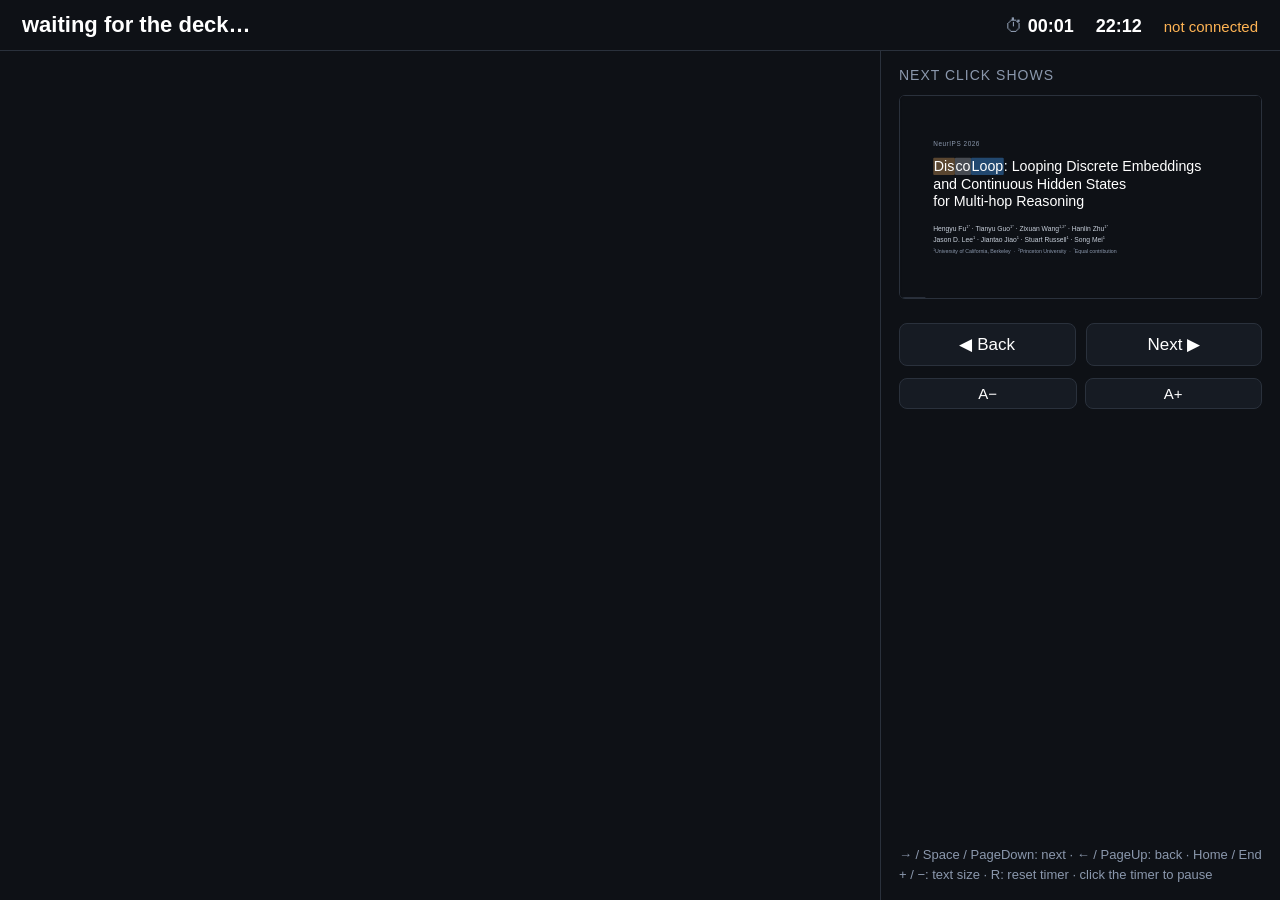
<file: discoloop_slides/notes.html>
<!doctype html>
<html lang="en">
<head>
<meta charset="utf-8">
<title>Speaker notes · DiscoLoop</title>
<meta name="viewport" content="width=device-width, initial-scale=1">
<link rel="icon" href="data:,">
<style>
  /* presenter window: opened from the deck with S; keep it on the laptop screen */
  :root {
    --bg: #0e1116; --panel: #161b23; --line: #2a313c; --edge: #c9d1dc; --mute: #8b98ad;
    --amber: #ffb454; --blue: #4aa8ff; --green: #5ad19a;
    --font: "Avenir Next", "Avenir", "Helvetica Neue", Arial, "PingFang SC", sans-serif;
    --fs: 22px;
  }
  * { box-sizing: border-box; }
  html, body { margin: 0; height: 100%; background: var(--bg); color: #fff; font-family: var(--font); }
  body { display: grid; grid-template-rows: auto 1fr; }
  header {
    display: flex; align-items: baseline; gap: 22px; padding: 12px 22px; border-bottom: 1px solid var(--line);
    font-size: 18px; color: var(--mute); white-space: nowrap;
  }
  header .slide { color: #fff; font-size: 22px; font-weight: 600; overflow: hidden; text-overflow: ellipsis; flex: 1; }
  header .step b, header .timer b, header .clock b { color: #fff; font-weight: 600; font-variant-numeric: tabular-nums; }
  header .timer { cursor: pointer; }
  header .timer.paused b { color: var(--amber); }
  header .link { font-size: 15px; }
  header .link.off { color: var(--amber); }
  main { display: grid; grid-template-columns: minmax(0, 1fr) 400px; min-height: 0; }
  #notes { overflow-y: auto; padding: 18px 28px 40vh; font-size: var(--fs); line-height: 1.5; color: var(--edge); }
  #notes h1 { font-size: 1.15em; color: #fff; margin: 0 0 12px; font-weight: 600; }
  #notes p { margin: 0 0 12px; }
  #notes p.paper { font-size: 0.8em; color: var(--mute); }
  #notes ul { margin: 0 0 12px; padding-left: 1.2em; }
  #notes li { margin: 5px 0; padding: 2px 8px; border-left: 4px solid transparent; border-radius: 4px; }
  #notes li li { margin: 3px 0; }
  #notes strong { color: #fff; }
  #notes code { font-size: 0.85em; color: var(--mute); }
  #notes .now { border-left-color: var(--amber); background: rgba(255, 180, 84, 0.10); color: #fff; }
  #notes .empty { color: var(--mute); font-style: italic; }
  aside { border-left: 1px solid var(--line); padding: 16px 18px; display: flex; flex-direction: column; gap: 12px; min-height: 0; overflow-y: auto; }
  aside .label { font-size: 14px; color: var(--mute); letter-spacing: 1px; text-transform: uppercase; }
  .preview { position: relative; width: 100%; aspect-ratio: 16 / 9; background: #000; border: 1px solid var(--line); border-radius: 6px; overflow: hidden; }
  .preview iframe { position: absolute; inset: 0; width: 100%; height: 100%; border: 0; pointer-events: none; }
  .preview .end { position: absolute; inset: 0; display: none; align-items: center; justify-content: center; color: var(--mute); font-size: 16px; }
  .preview.done .end { display: flex; }
  .preview.done iframe { visibility: hidden; }
  #nextinfo { font-size: 16px; color: var(--edge); line-height: 1.4; }
  .buttons { display: flex; gap: 10px; }
  button {
    flex: 1; font: inherit; font-size: 17px; color: #fff; background: var(--panel); border: 1px solid var(--line);
    border-radius: 8px; padding: 10px 0; cursor: pointer;
  }
  button:hover { border-color: var(--mute); }
  .small { display: flex; gap: 8px; }
  .small button { font-size: 15px; padding: 6px 0; }
  .keys { font-size: 13px; color: var(--mute); line-height: 1.5; margin-top: auto; }
</style>
</head>
<body>
<header>
  <span class="slide" id="slide">waiting for the deck…</span>
  <span class="step" id="step"></span>
  <span class="timer" id="timer" title="click: pause / resume · R: reset">⏱ <b>00:00</b></span>
  <span class="clock" id="clock"><b></b></span>
  <span class="link off" id="link">not connected</span>
</header>
<main>
  <section id="notes"></section>
  <aside>
    <div class="label">Next click shows</div>
    <div class="preview" id="preview"><iframe id="frame" title="next step" tabindex="-1"></iframe><div class="end">end of the deck</div></div>
    <div id="nextinfo"></div>
    <div class="buttons"><button id="prev">◀ Back</button><button id="next">Next ▶</button></div>
    <div class="small"><button id="smaller">A−</button><button id="bigger">A+</button></div>
    <div class="keys">→ / Space / PageDown: next · ← / PageUp: back · Home / End<br>+ / −: text size · R: reset timer · click the timer to pause</div>
  </aside>
</main>

<script src="notes_data.js"></script>
<script>
(() => {
  "use strict";
  const NOTES = window.NOTES || {};
  const $ = (id) => document.getElementById(id);
  const deck = window.opener;                 // the deck window that opened this one (key S)
  let state = null, lastSeen = 0, shownSlide = 0;

  // ---------------------------------------------------------------- link to the deck
  function send(msg) { if (deck && !deck.closed) deck.postMessage(msg, "*"); }
  function hello() { send({ type: "notes-hello" }); }
  window.addEventListener("message", (e) => {
    const d = e.data || {};
    if (d.type !== "deck-state") return;
    lastSeen = Date.now();
    state = d;
    render();
  });
  setInterval(() => {                         // keep pinging: re-links after a reload of the deck
    hello();
    const ok = Date.now() - lastSeen < 3500;
    $("link").textContent = ok ? "" : (deck ? "not connected: is the deck open?" : "open this window from the deck with S");
    $("link").classList.toggle("off", !ok);
  }, 1500);
  hello();

  // ---------------------------------------------------------------- notes of the current slide
  function title(n) {
    const t = NOTES[String(n)];
    return t && t.title ? t.title : (state && state.ids ? state.ids[n - 1] : "");
  }
  function render() {
    const s = state;
    $("slide").textContent = `${s.slide} / ${s.count} · ${title(s.slide)}`;
    $("step").innerHTML = s.steps > 1 ? `step <b>${s.step}</b> of ${s.steps - 1}` : "";
    const box = $("notes");
    if (shownSlide !== s.slide) {
      const n = NOTES[String(s.slide)];
      box.innerHTML = `<h1>${s.slide} · ${escapeHtml(title(s.slide))}</h1>` +
        (n && n.html ? n.html : '<p class="empty">(no notes for this slide)</p>');
      box.scrollTop = 0;
      shownSlide = s.slide;
    }
    let first = null;
    box.querySelectorAll("[data-steps]").forEach((el) => {
      const [a, b] = el.dataset.steps.split("-").map(Number);
      const on = s.step >= a && s.step <= b;
      el.classList.toggle("now", on);
      if (on && !first) first = el;
    });
    if (first) first.scrollIntoView({ block: "center", behavior: "smooth" });

    // what the next click will show
    let ns = s.slide, nk = s.step + 1;
    if (nk > s.steps - 1) { ns = s.slide + 1; nk = 0; }
    const done = ns > s.count;
    $("preview").classList.toggle("done", done);
    if (!done) {
      preview(ns, nk);
      $("nextinfo").innerHTML = ns === s.slide
        ? `step ${nk} of ${s.steps - 1} on this slide`
        : `<b>next slide:</b> ${ns} · ${escapeHtml(title(ns))}`;
    } else {
      $("nextinfo").textContent = "";
    }
  }
  function escapeHtml(t) { const d = document.createElement("div"); d.textContent = t; return d.innerHTML; }

  // ---------------------------------------------------------------- preview (a second, muted deck)
  const frame = $("frame");
  let frameReady = false, pending = null;
  frame.addEventListener("load", () => { frameReady = true; if (pending) preview(...pending); });
  frame.src = "index.html?preview#1/0";
  function preview(slide, step) {
    pending = [slide, step];
    if (frameReady) frame.contentWindow.postMessage({ type: "preview-goto", slide, step }, "*");
  }

  // ---------------------------------------------------------------- controls
  const nav = (dir) => send({ type: "notes-nav", dir });
  $("next").onclick = () => nav("next");
  $("prev").onclick = () => nav("prev");
  let fs = parseFloat(localStorage.getItem("notes-fs")) || 22;
  const setFs = (v) => { fs = Math.max(14, Math.min(40, v)); document.documentElement.style.setProperty("--fs", fs + "px"); localStorage.setItem("notes-fs", fs); };
  setFs(fs);
  $("smaller").onclick = () => setFs(fs - 2);
  $("bigger").onclick = () => setFs(fs + 2);
  document.addEventListener("keydown", (e) => {
    if (e.metaKey || e.ctrlKey || e.altKey) return;
    switch (e.key) {
      case "ArrowRight": case "ArrowDown": case " ": case "PageDown": case "Enter": e.preventDefault(); nav("next"); break;
      case "ArrowLeft": case "ArrowUp": case "PageUp": case "Backspace": e.preventDefault(); nav("prev"); break;
      case "Home": e.preventDefault(); nav("first"); break;
      case "End": e.preventDefault(); nav("last"); break;
      case "+": case "=": setFs(fs + 2); break;
      case "-": case "_": setFs(fs - 2); break;
      case "r": case "R": t0 = Date.now(); acc = 0; break;
      default: break;
    }
  });

  // ---------------------------------------------------------------- timer and clock
  let t0 = Date.now(), acc = 0, paused = false;
  $("timer").onclick = () => {
    if (paused) { t0 = Date.now(); paused = false; } else { acc += Date.now() - t0; paused = true; }
    $("timer").classList.toggle("paused", paused);
  };
  const mmss = (ms) => { const s = Math.floor(ms / 1000); return `${String(Math.floor(s / 60)).padStart(2, "0")}:${String(s % 60).padStart(2, "0")}`; };
  setInterval(() => {
    $("timer").querySelector("b").textContent = mmss(acc + (paused ? 0 : Date.now() - t0));
    const d = new Date();
    $("clock").querySelector("b").textContent = `${String(d.getHours()).padStart(2, "0")}:${String(d.getMinutes()).padStart(2, "0")}`;
  }, 500);
})();
</script>
</body>
</html>
</file>
<file: discoloop/blog.css>
/* DiscoLoop scroll blog: one long dark page; the animations are pinned while their captions scroll */
:root {
  --bg: #0e1116;                 /* = the animations' background, so the videos sit seamlessly in the page */
  --blue: #4aa8ff;
  --amber: #ffb454;
  --purple: #c589e8;
  --green: #5ad19a;
  --edge: #c9d1dc;
  --mute: #8b98ad;
  --panel: #161b23;
  --line: #2a313c;
  --text: #ffffff;
  --chip-dis: #5a4630; --chip-co: #474b52; --chip-lp: #22486f;
  --track: #232a35;              /* empty probability bars */
  --bad: #5a4630;                /* border of the failed two-hop card */
  --mark: rgba(197, 137, 232, 0.28);
  --navbg: rgba(14, 17, 22, 0.78);
  --hair: rgba(255, 255, 255, 0.06);
  --fade: #9aa8bd;               /* bottom of the chapter-title gradient */
  --done: #56627a;               /* finished steps in the progress bar */
  --font: -apple-system, BlinkMacSystemFont, "SF Pro Display", "Avenir Next", "Helvetica Neue", Arial, sans-serif;
  --mono: Menlo, "SF Mono", Consolas, monospace;
  --nav-h: 52px;
  --cap-h: 176px;                /* caption area under a pinned animation */
  --hl: rgba(255, 180, 84, 0.2);   /* highlighter behind the sentence of the step on screen */
  --ink: #c9d1dc; --ink-on: #ffffff; /* paragraph text, and the sentence of the step on screen */
}
* { box-sizing: border-box; }
html { scroll-behavior: smooth; scroll-padding-top: var(--nav-h); }
html, body { margin: 0; background: var(--bg); }
body { color: var(--text); font-family: var(--font); -webkit-font-smoothing: antialiased; text-rendering: optimizeLegibility; }
a { color: inherit; }
.para a.cite { color: var(--blue); text-decoration: underline; text-decoration-thickness: 1px; text-underline-offset: 3px; }
em { font-style: normal; color: var(--amber); }
.blue { color: var(--blue); } .purple { color: var(--purple); } .green { color: var(--green); } .mute { color: var(--mute); } .edge { color: var(--edge); }
sub, sup { line-height: 0; }
.ss { display: inline-flex; flex-direction: column; vertical-align: 0.4em; line-height: 1; margin: 0 0.05em 0 0.02em; }
.ss sup, .ss sub { font-size: 0.66em; line-height: 1.02; vertical-align: baseline; position: static; }
.tl { position: relative; display: inline-block; }
.tl::after { content: "~"; position: absolute; left: 0; right: 0; top: -0.6em; text-align: center; font-size: 0.85em; line-height: 1; }
.big { text-wrap: balance; }
.small { text-wrap: pretty; }

/* ---------------------------------------------------------------- name chips */
.name { display: inline-flex; }
.name span { padding: 0 0.06em; border-radius: 0.12em; }
.dis { background: var(--chip-dis); } .co { background: var(--chip-co); } .lp { background: var(--chip-lp); }

/* ---------------------------------------------------------------- nav */
#nav {
  position: fixed; inset: 0 0 auto 0; height: var(--nav-h); z-index: 50; display: flex; align-items: center; gap: 28px;
  padding: 0 28px; background: var(--navbg); backdrop-filter: saturate(160%) blur(16px);
  -webkit-backdrop-filter: saturate(160%) blur(16px); border-bottom: 1px solid var(--hair);
}
#nav .brand { font-weight: 600; font-size: 17px; text-decoration: none; display: inline-flex; }
#nav .chapters { display: flex; gap: 22px; overflow-x: auto; scrollbar-width: none; font-size: 13px; }
#nav .chapters::-webkit-scrollbar { display: none; }
#nav .chapters a { color: var(--mute); text-decoration: none; white-space: nowrap; transition: color 0.2s; }
#nav .chapters a:hover, #nav .chapters a.on { color: var(--text); }
#nav .chapters a b { font-weight: 600; color: inherit; }
#nav .chapters a span { display: inline-block; max-width: 0; overflow: hidden; vertical-align: bottom; opacity: 0; transition: max-width 0.4s ease, opacity 0.3s ease, margin 0.4s ease; }
#nav .chapters a.on span, #nav .chapters a:hover span { max-width: 420px; opacity: 1; margin-left: 7px; }
@media (min-width: 1400px) {                 /* room for the whole table of contents */
  #nav .chapters { gap: 15px; font-size: 12px; }
  #nav .chapters a span { max-width: 420px; opacity: 1; margin-left: 5px; }
}
@media (min-width: 1400px) and (max-width: 1599px) { #nav .brand { display: none; } }
@media (min-width: 1600px) { #nav .chapters { gap: 20px; font-size: 12.5px; } }
#nav .bar { position: absolute; left: 0; right: 0; bottom: -1px; height: 2px; }
#nav .bar i { display: block; height: 100%; width: 0; background: linear-gradient(90deg, var(--blue), var(--purple), var(--amber)); }

#theme {
  margin-left: auto; flex: none; width: 34px; height: 34px; border-radius: 50%; border: 1px solid var(--line);
  background: transparent; color: var(--edge); display: flex; align-items: center; justify-content: center; cursor: pointer; padding: 0;
}
#theme:hover { color: var(--text); border-color: var(--mute); }
#theme svg { width: 17px; height: 17px; }
#theme .ic-sun { display: none; }
body.light #theme .ic-moon { display: none; }
body.light #theme .ic-sun { display: block; }

/* light mode: the deck's light palette (the dark colours with lightness mapped through a falling curve,
   hue kept); the animation videos go through the same mapping (#luma-invert in index.html) */
body.light {
  --bg: #ffffff; --text: #282828; --blue: #1e8ff7; --amber: #b95f00; --purple: #964ec0; --green: #14a260;
  --edge: #535c69; --mute: #6b7a93; --panel: #f3f9ff; --line: #e0e8f5;
  --chip-dis: #e7cfb4; --chip-co: #ced2db; --chip-lp: #b4e2ff; --track: #e5eefb; --bad: #efc187;
  --mark: rgba(150, 78, 192, 0.18); --navbg: rgba(255, 255, 255, 0.82); --hair: rgba(0, 0, 0, 0.08);
  --fade: #5b6678; --done: #a9b4c6; --hl: rgba(255, 166, 61, 0.34); --ink: #141a22; --ink-on: #141a22;
}
body.light .screen video { filter: url(#luma-invert); mix-blend-mode: darken; }
body.light .cot .model img { filter: invert(1); }
body.light .hop .bar i { background: var(--mute); }
body.light .hop .bar i.gold { background: var(--green); }
body.light .hop.bad .bar i.gold { background: var(--amber); }

/* ---------------------------------------------------------------- hero */
.hero { min-height: 100vh; display: flex; flex-direction: column; align-items: center; justify-content: center; text-align: center; padding: 80px 24px; position: relative; }
.hero-in { transform: scale(calc(1 - 0.12 * var(--hp, 0))); opacity: calc(1 - var(--hp, 0)); will-change: transform, opacity; }
.hero .venue { font-size: 15px; letter-spacing: 4px; color: var(--mute); margin-bottom: 34px; }
.hero h1.title { font-size: clamp(64px, 13vw, 196px); font-weight: 700; letter-spacing: -0.02em; margin: 0; line-height: 1.05; }
.hero .sub { font-size: clamp(19px, 2.3vw, 32px); color: var(--edge); line-height: 1.35; margin: 34px 0 0; font-weight: 500; }
.hero .authors { margin: 46px auto 0; max-width: 900px; font-size: clamp(14px, 1.2vw, 17px); line-height: 1.7; color: var(--edge); }
.hero .affil { font-size: 14px; color: var(--mute); margin-top: 8px; }
.hero sup { font-size: 0.65em; }
.cue { position: absolute; bottom: 34px; left: 50%; transform: translateX(-50%); font-size: 12px; letter-spacing: 3px; text-transform: uppercase; color: var(--mute); display: flex; flex-direction: column; align-items: center; gap: 10px; opacity: calc(1 - 2 * var(--hp, 0)); }
.cue span { width: 1px; height: 38px; background: linear-gradient(var(--mute), transparent); animation: cue 1.8s ease-in-out infinite; }
@keyframes cue { 0% { transform: scaleY(0); transform-origin: top; } 50% { transform: scaleY(1); transform-origin: top; } 51% { transform-origin: bottom; } 100% { transform: scaleY(0); transform-origin: bottom; } }

/* ---------------------------------------------------------------- text blocks */
.rv { opacity: 0; transform: translateY(42px); transition: opacity 0.9s cubic-bezier(0.2, 0.7, 0.2, 1), transform 0.9s cubic-bezier(0.2, 0.7, 0.2, 1); transition-delay: var(--d, 0s); }
.rv.in { opacity: 1; transform: none; }
.anchor { height: 0; }
.statement { min-height: 100vh; display: flex; flex-direction: column; justify-content: center; align-items: center; text-align: center; padding: 90px 24px; }
.statement .big, .question .big { hyphens: manual; }
.statement .big { font-size: clamp(30px, 4.3vw, 62px); font-weight: 600; line-height: 1.14; letter-spacing: -0.015em; max-width: 19em; margin: 0; }
.statement .small { font-size: clamp(17px, 1.35vw, 20px); line-height: 1.6; color: var(--mute); max-width: 720px; margin: 28px 0 0; }
.question { min-height: 100vh; display: flex; align-items: center; justify-content: center; text-align: center; padding: 90px 24px; }
.question .big { font-size: clamp(40px, 6.6vw, 104px); font-weight: 700; line-height: 1.06; letter-spacing: -0.025em; max-width: 13em; margin: 0; }

/* ---------------------------------------------------------------- pinned animations */
.scrolly { position: relative; height: 100vh; }            /* every page is one screen */
/* a page: its paragraph, then the animation (as large as the room left allows) and its progress bar */
.stage { position: relative; height: 100vh; display: flex; flex-direction: column; align-items: center; justify-content: center; padding: calc(var(--nav-h) + 26px) 32px 22px; gap: 22px; }
.stage { background: var(--bg); }            /* the backdrop the videos blend with */
.para { flex: none; width: min(100%, 900px); margin: 0; font-size: clamp(19px, 1.6vw, 28px); font-weight: 500; line-height: 1.5; letter-spacing: -0.006em; color: var(--ink); text-wrap: pretty; hyphens: manual; }
.para .pt { transition: color 0.4s ease, background-size 0.6s ease; background-image: linear-gradient(var(--hl), var(--hl)); background-repeat: no-repeat; background-position: 0 80%; background-size: 0% 0.5em; -webkit-box-decoration-break: clone; box-decoration-break: clone; }
.para.steps .pt { cursor: pointer; }
.para .pt.on { color: var(--ink-on); background-size: 100% 0.5em; }
.para.steps .pt:not(.on):hover { text-decoration: underline dotted var(--mute); text-decoration-thickness: 2px; text-underline-offset: 0.22em; }
.fig { flex: none; min-width: 0; width: 100%; display: flex; flex-direction: column; align-items: center; justify-content: center; gap: 12px; }
.screen { position: relative; width: min(100%, 960px); aspect-ratio: 16 / 9; flex: none; cursor: pointer; }
.nw { white-space: nowrap; }
.caption { display: none; }                  /* the per-step captions now live in the paragraph */
/* wide screens: the paragraph beside the animation, like a figure with its text */
@media (min-width: 1100px) and (min-aspect-ratio: 13/10) {
  .stage { flex-direction: row; align-items: center; gap: clamp(32px, 3.4vw, 64px); padding: calc(var(--nav-h) + 16px) clamp(32px, 3.6vw, 72px) 18px; }
  .para { width: clamp(360px, 31vw, 560px); }
  .fig { flex: 1 1 0; height: 100%; }
}
/* no frame: the animation sits in the page. The browser's video colours differ slightly from the CSS
   background (GPU colour conversion), so blend: nothing in the animations is darker than their
   background, so "lighten" turns the video background into exactly the page colour and keeps the rest */
.screen video { position: absolute; inset: 0; width: 100%; height: 100%; opacity: 0; mix-blend-mode: lighten; }
.screen video.front { opacity: 1; }
.prog { display: flex; gap: 5px; width: min(100%, 560px); flex: none; margin: -7px 0; }
/* each segment is a button with a taller hit area around the thin visible bar */
.prog .seg { flex: 1; height: 17px; padding: 0; border: 0; background: transparent; cursor: pointer; display: flex; align-items: center; }
.prog .seg i { display: block; width: 100%; height: 3px; border-radius: 2px; background: var(--line); transition: background 0.3s, height 0.15s; }
.prog .seg.done i { background: var(--done); }
.prog .seg.cur i { background: var(--edge); }
.prog .seg:hover i { height: 5px; background: var(--mute); }
.prog .seg.cur:hover i { background: var(--text); }
.prog .seg:focus-visible { outline: 2px solid var(--blue); outline-offset: 2px; border-radius: 4px; }
/* autoplay: play / pause / play-again, in front of the progress segments */
.prog .auto { flex: none; width: 22px; height: 17px; padding: 0; margin-right: 4px; border: 0; background: transparent; color: var(--mute); cursor: pointer; display: flex; align-items: center; justify-content: center; }
.prog .auto:hover { color: var(--text); }
.prog .auto svg { width: 14px; height: 14px; display: none; }
.prog .auto[data-state="pause"] .i-pause, .prog .auto[data-state="play"] .i-play, .prog .auto[data-state="again"] .i-again { display: block; }
.caption { position: relative; width: min(100%, 980px); height: var(--cap-h); flex: none; }
.cap { position: absolute; left: 0; right: 0; top: 0; text-align: center; opacity: 0; transform: translateY(14px); transition: opacity 0.45s ease, transform 0.45s ease; pointer-events: none; }
.cap.on { opacity: 1; transform: none; }
.cap .big { font-size: clamp(21px, 2.15vw, 33px); font-weight: 600; line-height: 1.22; letter-spacing: -0.01em; margin: 6px auto 0; max-width: 30em; }
.cap .small { font-size: clamp(15px, 1.1vw, 17.5px); line-height: 1.55; color: var(--mute); margin: 12px auto 0; max-width: 760px; }

/* html visuals drawn on a 1920x1080 canvas, scaled into the screen (the slide designs) */
.canvas { position: absolute; left: 0; top: 0; width: 1920px; height: 1080px; transform-origin: 0 0; transform: scale(var(--k, 0.5)); padding: 70px 130px; display: flex; flex-direction: column; justify-content: center; }
.canvas .fx { opacity: 0; transform: translateY(16px); transition: opacity 0.6s ease, transform 0.6s ease; }

/* GPT-6 Astra */
.qcard { background: var(--panel); border: 2px solid var(--line); border-radius: 18px; padding: 22px 32px; font-size: 36px; line-height: 1.35; margin: 0 0 26px; }
.qcard .instr { margin-top: 8px; font-size: 29px; color: var(--mute); }
.qcard .instr i { color: var(--edge); }
.cot { display: grid; grid-template-columns: 1fr 1fr 1fr; gap: 26px; }
.cot .col { background: var(--panel); border: 2px solid var(--line); border-radius: 18px; padding: 20px 26px; display: flex; flex-direction: column; transition: border-color 0.5s, box-shadow 0.5s; }
.cot .model { display: flex; align-items: center; gap: 14px; font-size: 31px; font-weight: 600; margin-bottom: 12px; }
.cot .model img { width: 46px; height: 46px; }
.cot .lab { font-size: 22px; color: var(--mute); letter-spacing: 1px; margin-bottom: 10px; }
.cot .text { font-family: var(--mono); font-size: 25px; line-height: 1.5; color: var(--edge); flex: 1; min-height: 300px; }
.cot mark { background: transparent; color: inherit; border-radius: 4px; padding: 0 2px; transition: background 0.5s, color 0.5s; }
.cot .verdict { margin-top: 12px; display: flex; justify-content: space-between; font-size: 26px; border-top: 2px solid var(--line); padding-top: 12px; }
.cot .verdict .k { color: var(--mute); }
.astra.g0 .qcard, .astra.g0 .cot { opacity: 1; transform: none; }
.astra.g1 .cot mark { background: var(--mark); color: var(--text); }
.astra.g2 .col.ast { border-color: var(--green); box-shadow: 0 0 0 1px var(--green) inset; }

/* Jev */
.hops { display: grid; gap: 22px; }
.hop { display: grid; grid-template-columns: 170px 1fr 520px 90px; align-items: center; column-gap: 40px; background: var(--panel); border: 2px solid var(--line); border-radius: 18px; padding: 22px 30px; }
.hop .tag { font-size: 27px; color: var(--mute); letter-spacing: 1px; }
.hop .qtext { font-size: 33px; line-height: 1.3; text-wrap: balance; }
.hop .bars { display: grid; grid-template-columns: 120px 1fr 80px; row-gap: 7px; column-gap: 16px; align-items: center; font-size: 26px; }
.hop .bar { height: 22px; background: var(--track); border-radius: 6px; overflow: hidden; }
.hop .bar i { display: block; height: 100%; width: 0; background: var(--edge); border-radius: 6px; transition: width 1s ease 0.2s; }
.hop .bar i.gold { background: var(--green); }
.hop.bad .bar i.gold { background: var(--amber); }
.hop .p { font-family: var(--mono); font-size: 25px; color: var(--edge); text-align: right; }
.hop .mark { font-size: 60px; text-align: center; }
.hop .note { grid-column: 2 / 5; font-size: 26px; color: var(--mute); margin-top: 8px; }
.hop.bad { border-color: var(--bad); }
.jhead { display: flex; align-items: center; gap: 28px; margin-bottom: 40px; }
.jhead img { width: 92px; height: 92px; border-radius: 50%; }
.jhead b { display: block; font-size: 58px; font-weight: 600; line-height: 1.1; }
.jhead span { display: block; font-size: 30px; color: var(--mute); margin-top: 6px; }
.jev.g0 .jhead, .jev.g0 .h1, .jev.g0 .h2, .jev.g1 .h3 { opacity: 1; transform: none; }
.jev.g0 .h1 .bar i, .jev.g0 .h2 .bar i, .jev.g1 .h3 .bar i { width: var(--p); }

/* results table */
.acc { width: 100%; border-collapse: collapse; font-size: 68px; }
.acc caption { text-align: left; font-size: 38px; color: var(--mute); padding-bottom: 26px; }
.acc th { font-family: var(--mono); font-weight: 400; font-size: 46px; color: var(--edge); padding: 16px 10px; border-bottom: 2px solid var(--edge); text-align: center; }
.acc th:first-child { text-align: left; }
.acc td { padding: 44px 10px; text-align: center; border-bottom: 1px solid var(--line); font-variant-numeric: tabular-nums; }
.acc td:first-child { text-align: left; color: var(--mute); font-size: 48px; }
.acc td span.v { display: inline-block; padding: 4px 16px; border-radius: 12px; border: 4px solid transparent; transition: border-color 0.5s; }
.acc .tagline td { border: 0; padding-top: 16px; font-size: 40px; }
.acc .tagline .t { opacity: 0; transition: opacity 0.5s; }
.results.g0 .acc { opacity: 1; transform: none; }
.results.g1 .v.id { border-color: var(--amber); }
.results.g1 .t.id { opacity: 1; }
.results.g2 .v.ood { border-color: var(--purple); }
.results.g2 .t.ood { opacity: 1; }

/* takeaways */
.takeaways { min-height: 100vh; display: flex; flex-direction: column; justify-content: center; padding: calc(var(--nav-h) + 40px) max(24px, 8vw) 60px; }
.takeaways .item { display: grid; grid-template-columns: clamp(50px, 6vw, 90px) 1fr; gap: 10px; max-width: 1100px; width: 100%; margin: 0 auto 7vh; }
.takeaways .item:last-child { margin-bottom: 0; }
.takeaways .n { font-size: clamp(30px, 3.4vw, 52px); font-weight: 700; color: var(--mute); line-height: 1.15; }
.takeaways .big { font-size: clamp(28px, 3.5vw, 52px); font-weight: 600; line-height: 1.16; letter-spacing: -0.012em; margin: 0; }
.takeaways .small { font-size: clamp(17px, 1.35vw, 20px); line-height: 1.6; color: var(--mute); margin: 20px 0 0; max-width: 760px; }

/* ---------------------------------------------------------------- footer */
.foot { text-align: center; padding: 120px 24px 90px; border-top: 1px solid var(--line); color: var(--edge); font-size: 16px; line-height: 1.7; }
.foot .small-name { font-size: 34px; font-weight: 700; margin-bottom: 18px; }
.foot .mute a { color: var(--edge); }

/* ---------------------------------------------------------------- small screens */
@media (max-width: 760px) {
  :root { --cap-h: 214px; }
  .takeaways { padding-top: calc(var(--nav-h) + 24px); padding-bottom: 32px; }
  .takeaways .item { margin-bottom: 4vh; }
  .takeaways .big { font-size: 23px; }
  .takeaways .small { font-size: 15px; margin-top: 12px; }
  #nav { gap: 14px; padding: 0 14px; }
  #nav .chapters { gap: 11px; }
  .scrolly, .stage { height: auto; min-height: 100vh; }   /* a long paragraph makes the page taller, not the animation smaller */
  .stage { padding: calc(var(--nav-h) + 14px) 14px 14px; gap: 14px; }
  .para { width: 100%; font-size: 18px; line-height: 1.5; }
}
@media (max-height: 760px) and (min-width: 761px) {
  :root { --cap-h: 150px; }
  .cap .small { font-size: 15px; }
}
</file>
<file: discoloop_slides/deck.css>
/* DiscoLoop talk: a 1920x1080 stage scaled to the window; same palette and fonts as the animations */
:root {
  --bg: #0e1116;
  --blue: #4aa8ff;
  --amber: #ffb454;
  --purple: #c589e8;
  --green: #5ad19a;
  --red: #ff6b6b;
  --edge: #c9d1dc;
  --mute: #8b98ad;
  --panel: #161b23;
  --line: #2a313c;
  --text: #ffffff;
  --chip-dis: #5a4630;                 /* the Dis / co / Loop name chips */
  --chip-co: #474b52;
  --chip-lp: #22486f;
  --mark: rgba(197, 137, 232, 0.28);   /* highlighted words in the chains of thought */
  --defbg: #12211c;
  --track: #232a35;                    /* empty probability bars */
  --font: "Avenir Next", "Avenir", "Helvetica Neue", Arial, sans-serif;
  --mono: Menlo, "SF Mono", Consolas, monospace;
}

/* light mode: every colour is the dark-mode colour run through the same mapping as the #luma-invert
   filter that index.html applies to the animation videos (lightness through a falling curve, hue kept,
   colour x1.2), so the html slides and the animations match */
body.light {
  --bg: #ffffff;
  --blue: #1e8ff7;
  --amber: #b95f00;
  --purple: #964ec0;
  --green: #14a260;
  --red: #f44343;
  --edge: #535c69;
  --mute: #6b7a93;
  --panel: #f3f9ff;
  --line: #e0e8f5;
  --text: #282828;
  --chip-dis: #e7cfb4;
  --chip-co: #ced2db;
  --chip-lp: #b4e2ff;
  --mark: rgba(150, 78, 192, 0.18);
  --defbg: #ebfdf7;
  --track: #e5eefb;
}
body.light .hop .bar i { background: var(--mute); }          /* neutral bars: lighter than the amber one */
body.light .hop .bar i.gold { background: var(--green); }
body.light .hop.bad .bar i.gold { background: var(--amber); }
body.light .hop.bad { border-color: #efc187; }
body.light .slide.video video { filter: url(#luma-invert); }
body.light img.logo[src$="openai.svg"], body.light .cot .model img { filter: invert(1); }

* { box-sizing: border-box; }
html, body { margin: 0; height: 100%; background: var(--bg); overflow: hidden; }
body { font-family: var(--font); color: var(--text); -webkit-font-smoothing: antialiased; cursor: default; }

#stage {
  position: absolute; left: 50%; top: 50%;
  width: 1920px; height: 1080px;
  transform-origin: center center;
  background: var(--bg);
  overflow: hidden;
}

/* ---------------------------------------------------------------- slides */
.slide {
  position: absolute; inset: 0;
  padding: 64px 130px 80px;
  opacity: 0; visibility: hidden;
  transition: opacity 0.45s ease, visibility 0s linear 0.45s;
}
.slide.active { opacity: 1; visibility: visible; transition: opacity 0.45s ease; }
.slide.video { padding: 0; }
.slide.video video {
  position: absolute; inset: 0; width: 100%; height: 100%;
  object-fit: contain; background: var(--bg);
  opacity: 0;
}
.slide.video video.front { opacity: 1; }
/* html on top of an animation, shown at some of its steps (data-steps="k", "a-b" or "a-") */
.slide.video .overlay { position: absolute; z-index: 2; opacity: 0; transition: opacity 0.3s ease; pointer-events: none; }
.slide.video .overlay.on { opacity: 1; transition: opacity 0.5s ease 0.6s; }
.cite { left: 1176px; right: 40px; bottom: 34px; font-size: 24px; line-height: 1.35; color: var(--mute); }
.cite > div { padding-left: 1.2em; text-indent: -1.2em; }

/* fragments: revealed one per click */
.frag { opacity: 0; transform: translateY(14px); transition: opacity 0.5s ease, transform 0.5s ease; }
.frag.on { opacity: 1; transform: none; }

/* ---------------------------------------------------------------- type */
h1, h2, h3 { margin: 0; font-weight: 500; }
.head { display: flex; align-items: center; gap: 28px; margin-bottom: 30px; }
.head h2 { font-size: 60px; letter-spacing: 0.2px; }
.head .logo { width: 76px; height: 76px; border-radius: 50%; flex: none; }
.kicker { font-size: 28px; color: var(--mute); margin-bottom: 10px; letter-spacing: 0.5px; }
.src { position: absolute; left: 130px; bottom: 30px; font-size: 24px; color: var(--mute); }
.src a { color: var(--mute); }
.mute { color: var(--mute); }
.amber { color: var(--amber); }
.blue { color: var(--blue); }
.purple { color: var(--purple); }
.green { color: var(--green); }
.red { color: var(--red); }
.mono { font-family: var(--mono); }
b, strong { font-weight: 600; }

/* ---------------------------------------------------------------- title slide */
.title-slide { display: flex; flex-direction: column; justify-content: center; padding: 0 170px; }
.title-slide .venue { font-size: 34px; color: var(--mute); letter-spacing: 3px; margin-bottom: 56px; }
.title-slide h1 { font-size: 76px; line-height: 1.22; font-weight: 500; max-width: 1560px; }
.title-slide .name { display: inline-flex; }
.title-slide .name span { padding: 0 3px; border-radius: 6px; }
.title-slide .dis { background: var(--chip-dis); }
.title-slide .co { background: var(--chip-co); }
.title-slide .lp { background: var(--chip-lp); }
.title-slide .authors { margin-top: 72px; font-size: 36px; line-height: 1.6; color: var(--edge); }
.title-slide .authors sup, .title-slide .affil sup { font-size: 0.6em; }
.title-slide .affil { margin-top: 18px; font-size: 28px; color: var(--mute); }

/* ---------------------------------------------------------------- GPT-6 Astra */
.qcard {
  background: var(--panel); border: 2px solid var(--line); border-radius: 18px;
  padding: 20px 32px; font-size: 34px; line-height: 1.35; margin-bottom: 18px;
}
.qcard .instr { margin-top: 8px; font-size: 28px; color: var(--mute); }
.qcard .instr em { color: var(--edge); }
.cot { display: grid; grid-template-columns: 1fr 1fr 1fr; gap: 26px; }
.cot .col { background: var(--panel); border: 2px solid var(--line); border-radius: 18px; padding: 18px 24px; display: flex; flex-direction: column; }
.cot .model { display: flex; align-items: center; gap: 14px; font-size: 30px; font-weight: 600; margin-bottom: 10px; }
.cot .model img { width: 44px; height: 44px; }
.cot .cotlabel { font-size: 22px; color: var(--mute); letter-spacing: 1px; margin-bottom: 8px; }
.cot .text { font-family: var(--mono); font-size: 24px; line-height: 1.45; color: var(--edge); flex: 1; }
.cot .text mark { background: transparent; color: inherit; transition: background 0.4s, color 0.4s; border-radius: 4px; padding: 0 2px; }
.cot.hl .text mark { background: var(--mark); color: var(--text); }
.cot .verdict { margin-top: 10px; display: flex; justify-content: space-between; font-size: 25px; border-top: 2px solid var(--line); padding-top: 10px; }
.cot .verdict .k { color: var(--mute); }
.cot.astra-on .col.astra { border-color: var(--green); box-shadow: 0 0 0 1px var(--green) inset; }
.defbox {
  margin-top: 18px; border-left: 8px solid var(--green); background: var(--defbg);
  padding: 18px 30px; font-size: 34px; line-height: 1.35; border-radius: 0 16px 16px 0;
}
.defbox u { text-decoration-color: var(--green); text-underline-offset: 8px; text-decoration-thickness: 3px; }

/* ---------------------------------------------------------------- Jev */
.sub { font-size: 27px; color: var(--mute); margin: -16px 0 24px; }
.sub q { color: var(--edge); }
.hops { display: grid; grid-template-rows: auto auto auto; gap: 16px; }
.hop {
  display: grid; grid-template-columns: 160px 1fr 500px 90px; align-items: center; column-gap: 40px; row-gap: 26px;
  background: var(--panel); border: 2px solid var(--line); border-radius: 18px; padding: 14px 28px;
}
.hop .tag { font-size: 26px; color: var(--mute); letter-spacing: 1px; }
.hop .qtext { font-size: 29px; line-height: 1.3; text-wrap: balance; }
.hop .bars { display: grid; grid-template-columns: 116px 1fr 76px; row-gap: 5px; column-gap: 14px; align-items: center; font-size: 24px; }
.hop .bar { height: 20px; background: var(--track); border-radius: 6px; overflow: hidden; }
.hop .bar i { display: block; height: 100%; width: 0; background: var(--edge); border-radius: 6px; transition: width 0.9s ease; }
.hop.on .bar i { width: var(--p); }
.hop .bar i.gold { background: var(--green); }
.hop.bad .bar i.gold { background: var(--amber); }
.hop .p { font-family: var(--mono); font-size: 23px; color: var(--edge); text-align: right; }
.hop .mark { font-size: 58px; text-align: center; }
.hop .note { grid-column: 2 / 5; font-size: 26px; color: var(--mute); margin-top: -8px; }
.hop.bad { border-color: var(--chip-dis); }
.conclusion { margin-top: 22px; font-size: 38px; text-align: center; }

/* ---------------------------------------------------------------- big question / cards */
.center { display: flex; flex-direction: column; justify-content: center; align-items: flex-start; padding: 0 200px; }
.bigq { font-size: 84px; line-height: 1.2; font-weight: 500; margin-bottom: 64px; }
.bigq em { font-style: normal; color: var(--amber); }
.center .bigq:last-child { margin-bottom: 0; }
.center.solo { align-items: center; text-align: center; }
.center.solo .bigq { text-wrap: balance; }

/* ---------------------------------------------------------------- vanilla transformer results */
.cols { display: grid; grid-template-columns: 1fr 1fr; gap: 64px; margin-top: 8px; }
.setting { font-size: 36px; line-height: 1.4; color: var(--edge); }
.setting h3 { font-size: 38px; color: var(--text); margin: 0 0 10px; }
.setting ul { margin: 0; padding-left: 30px; }
.setting li { margin: 8px 0; }
.acc { width: 100%; margin: 60px 0 0; border-collapse: collapse; font-size: 46px; }
.acc caption { text-align: left; font-size: 32px; color: var(--mute); padding-bottom: 16px; }
.acc th { font-family: var(--mono); font-weight: 400; font-size: 36px; color: var(--edge); padding: 14px 10px; border-bottom: 2px solid var(--edge); text-align: center; }
.acc th:first-child { text-align: left; }
.acc td { padding: 22px 10px; text-align: center; font-variant-numeric: tabular-nums; border-bottom: 1px solid var(--line); }
.acc td:first-child { text-align: left; color: var(--mute); font-size: 38px; }
.acc td span.v { display: inline-block; padding: 4px 12px; border-radius: 10px; border: 3px solid transparent; transition: border-color 0.4s; }
.acc.hl-id td span.v.id { border-color: var(--amber); }
.acc.hl-ood td span.v.ood { border-color: var(--purple); }
.acc .tagline td { border: 0; padding-top: 10px; font-size: 32px; }
.askq { margin-top: 80px; text-align: center; font-size: 52px; font-weight: 500; color: var(--amber); text-wrap: balance; }

/* ---------------------------------------------------------------- thanks */
.thanks-slide { display: flex; flex-direction: column; justify-content: center; align-items: center; text-align: center; padding: 0 200px; }
.thanks-slide .thanks { font-size: 120px; font-weight: 500; margin-bottom: 72px; }
.thanks-slide .paper { font-size: 38px; line-height: 1.4; color: var(--edge); max-width: 1300px; text-wrap: balance; }
.thanks-slide .name span { padding: 0 3px; border-radius: 6px; color: var(--text); }
.thanks-slide .dis { background: var(--chip-dis); }
.thanks-slide .co { background: var(--chip-co); }
.thanks-slide .lp { background: var(--chip-lp); }

/* ---------------------------------------------------------------- chrome */
#progress { position: absolute; left: 0; bottom: 0; height: 5px; width: 0; background: var(--line); transition: width 0.3s; z-index: 10; }
#hint {
  position: absolute; right: 26px; bottom: 16px; font-size: 20px; color: var(--mute); opacity: 0.0;
  transition: opacity 0.3s; z-index: 10; pointer-events: none;
}
#hint.show { opacity: 0.85; }

#controls {
  position: fixed; right: 18px; bottom: 18px; z-index: 20; display: flex; gap: 10px;
  opacity: 0; transition: opacity 0.4s; pointer-events: none;
}
#controls.show, #controls:hover { opacity: 1; pointer-events: auto; }
#controls button {
  width: 46px; height: 46px; border-radius: 50%; border: 1px solid var(--line); background: var(--panel);
  color: var(--edge); display: flex; align-items: center; justify-content: center; cursor: pointer; padding: 0;
}
#controls button:hover { color: var(--text); border-color: var(--mute); }
#controls button.on { color: var(--amber); border-color: var(--amber); }
#controls svg { width: 22px; height: 22px; }
#controls .ic-sun, #controls .ic-pause { display: none; }
body.light #controls .ic-moon { display: none; }
body.light #controls .ic-sun { display: block; }
#controls button.on .ic-play { display: none; }
#controls button.on .ic-pause { display: block; }

.reveal { opacity: 0; transition: opacity 0.4s; }
.reveal.on { opacity: 1; }
.edge { color: var(--edge); }

/* line breaking: no orphans in callouts; subscripts do not stretch lines */
.conclusion { text-wrap: balance; }
.setting li, .defbox { text-wrap: pretty; }
sub, sup { line-height: 0; }
</file>
